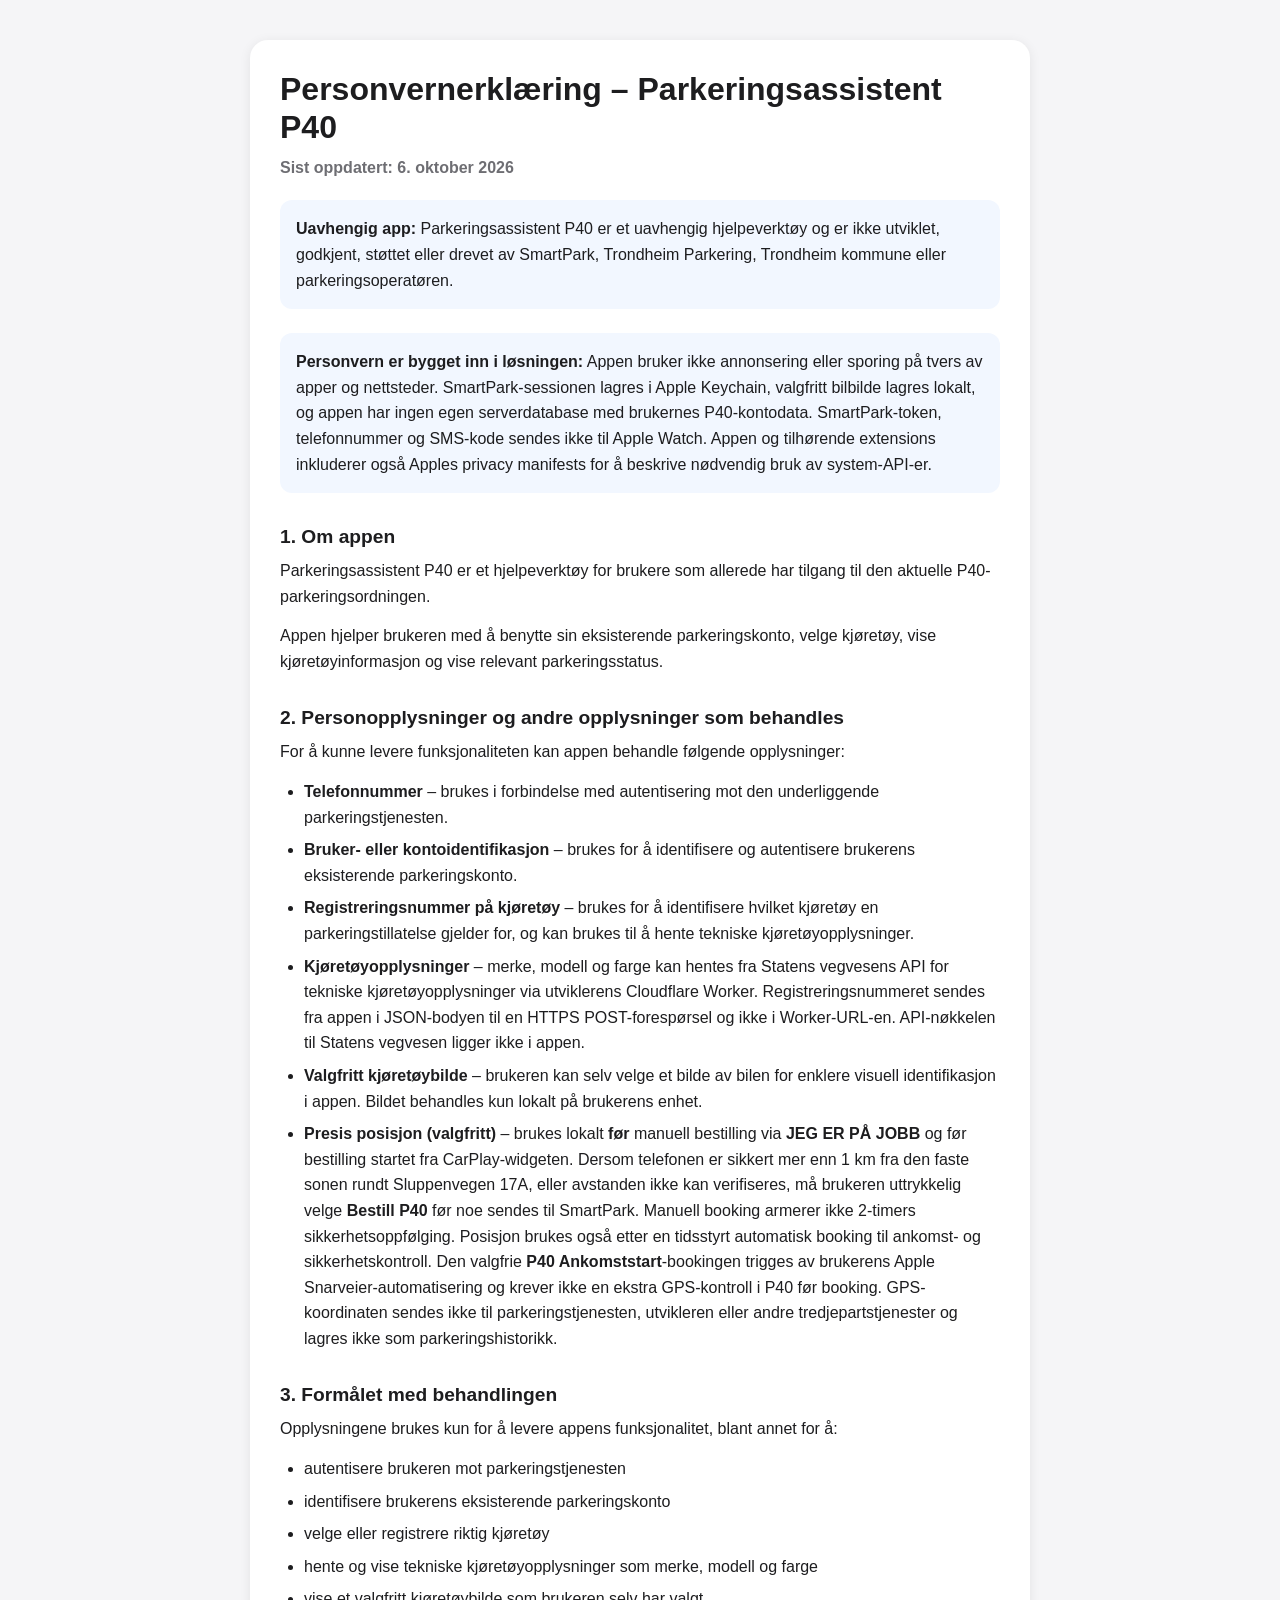
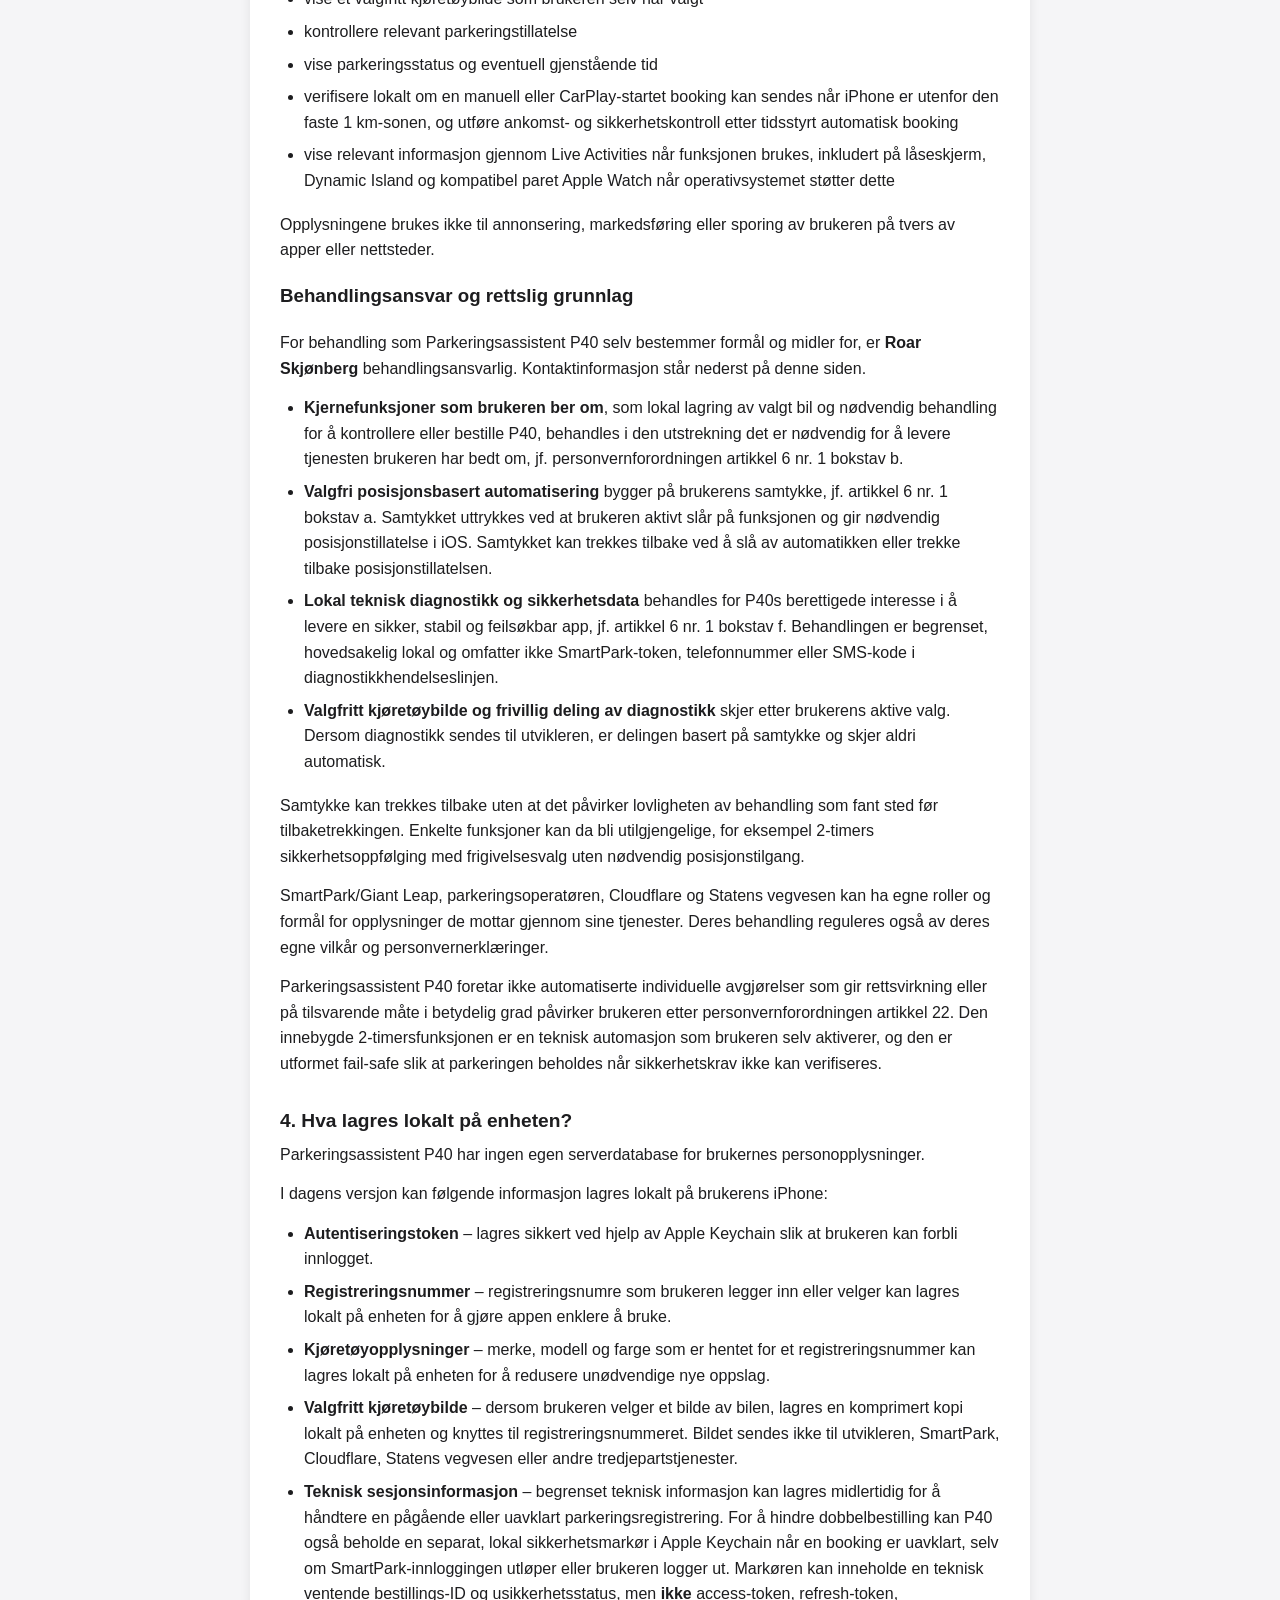
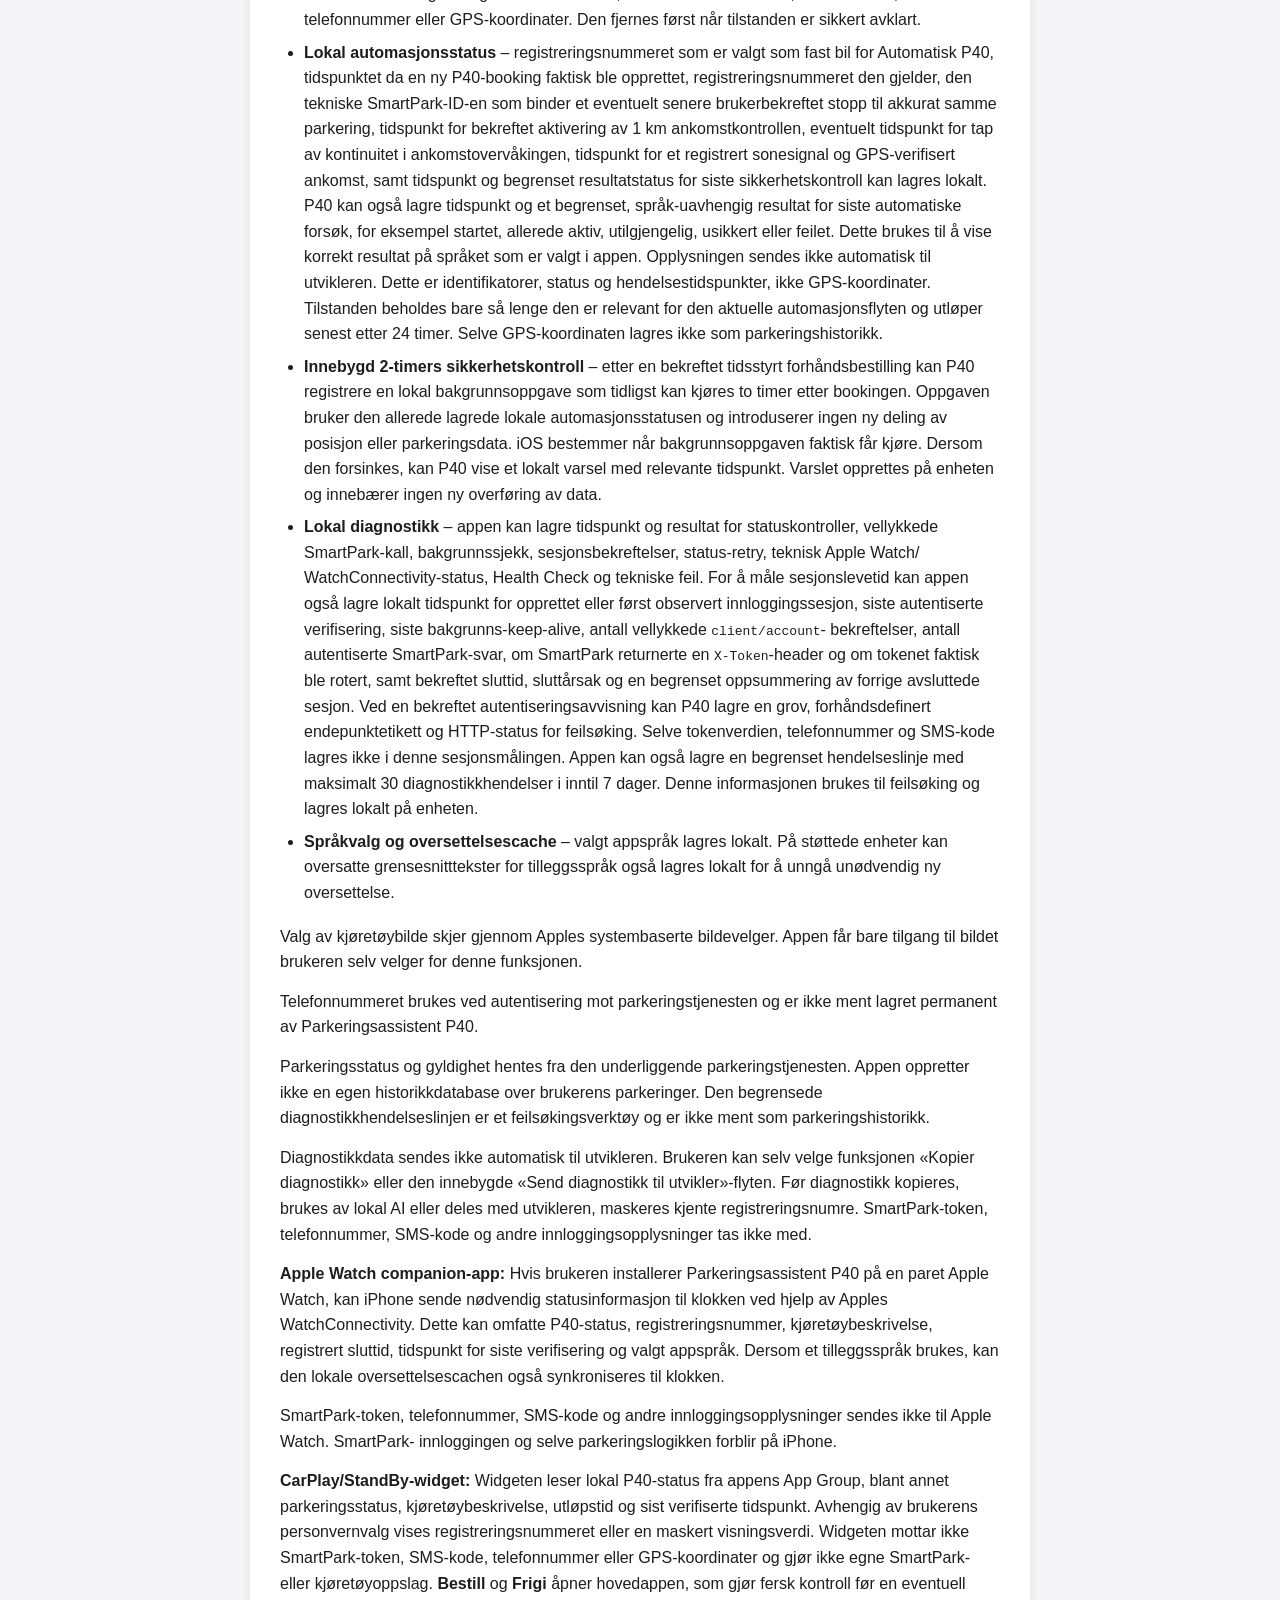
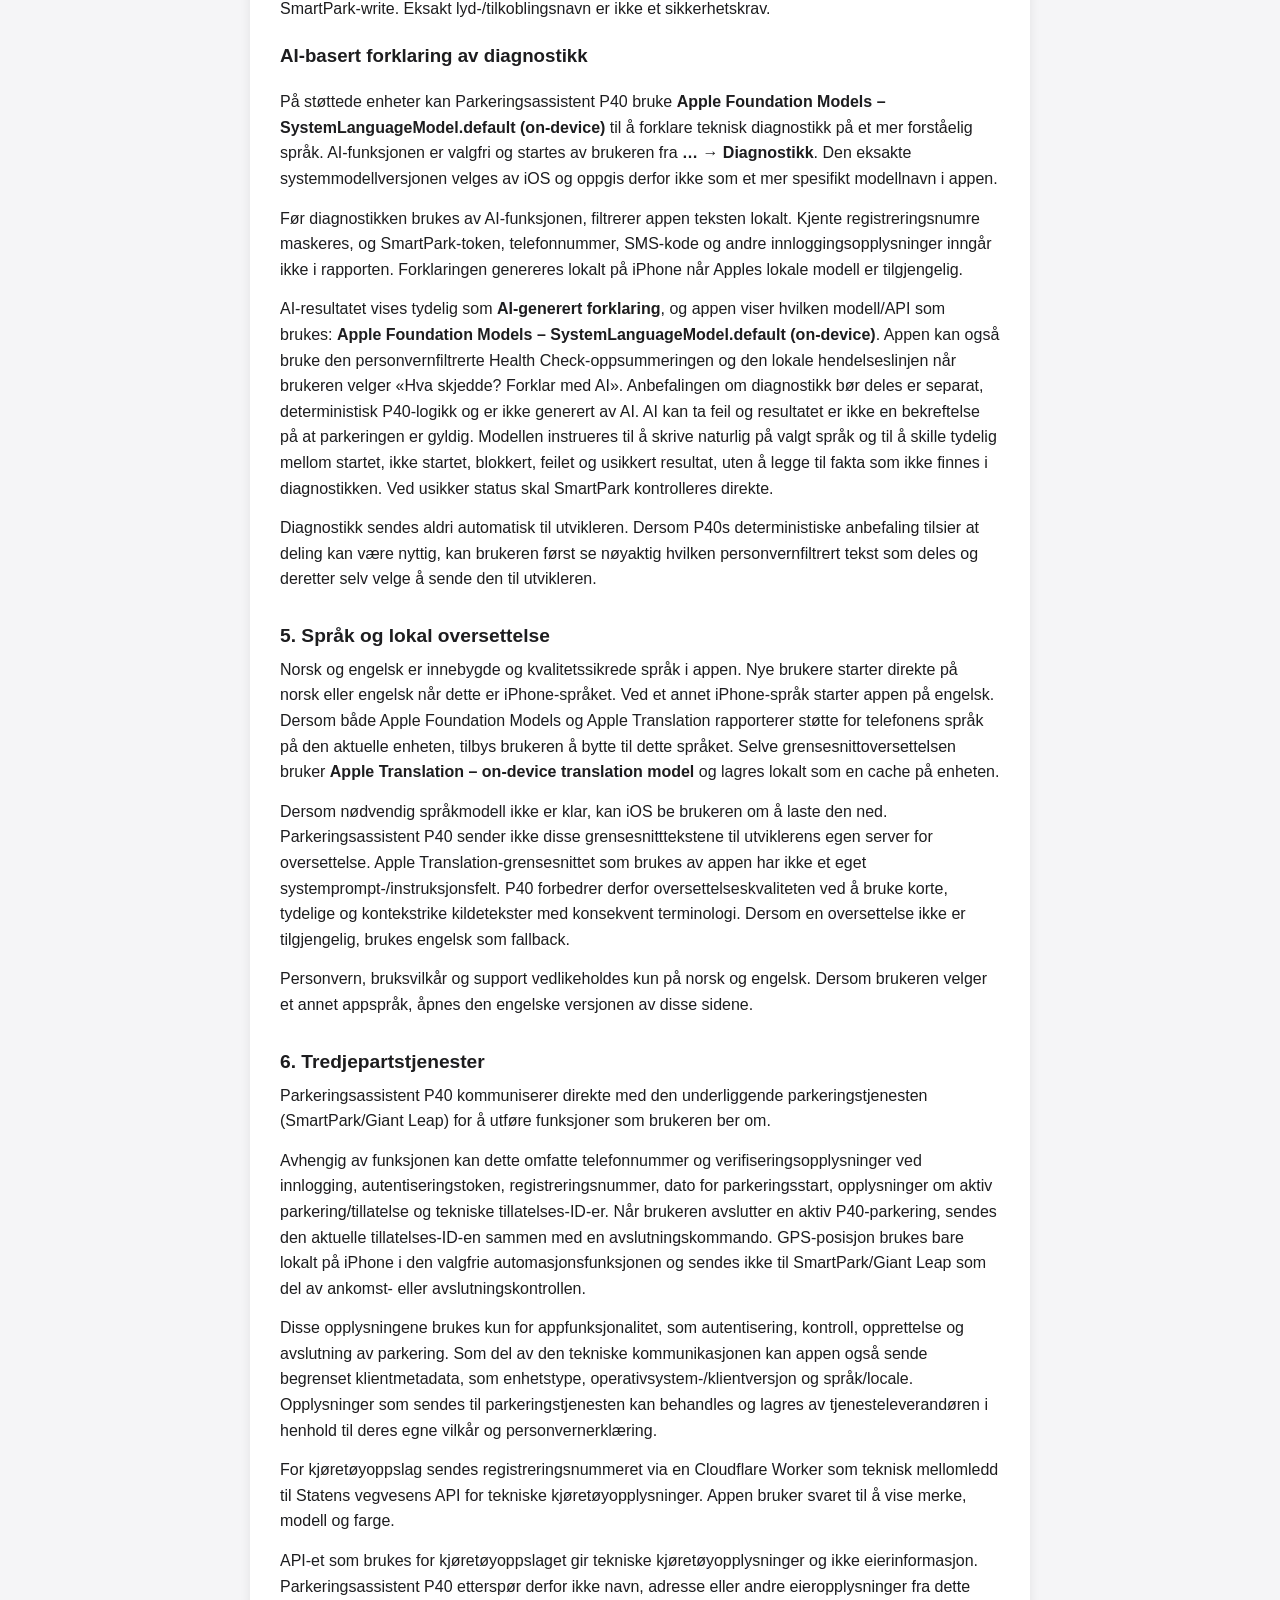
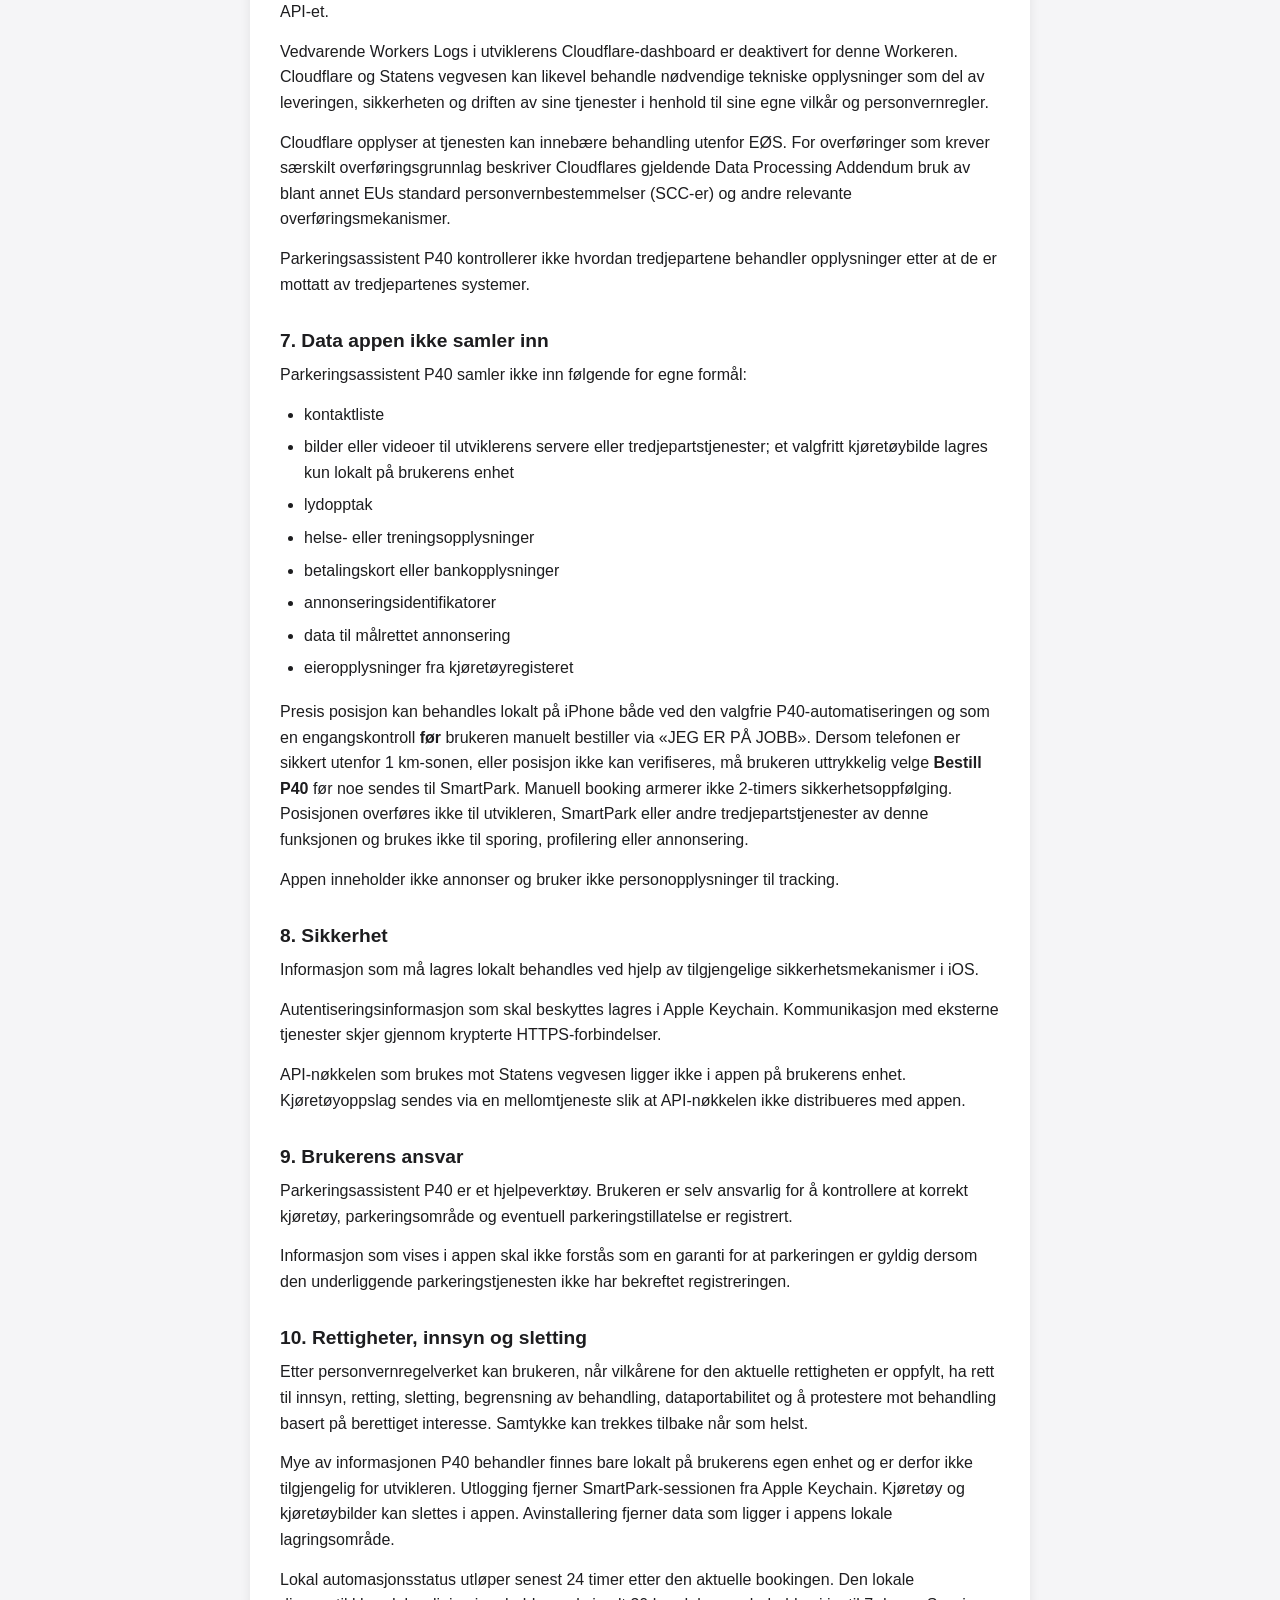
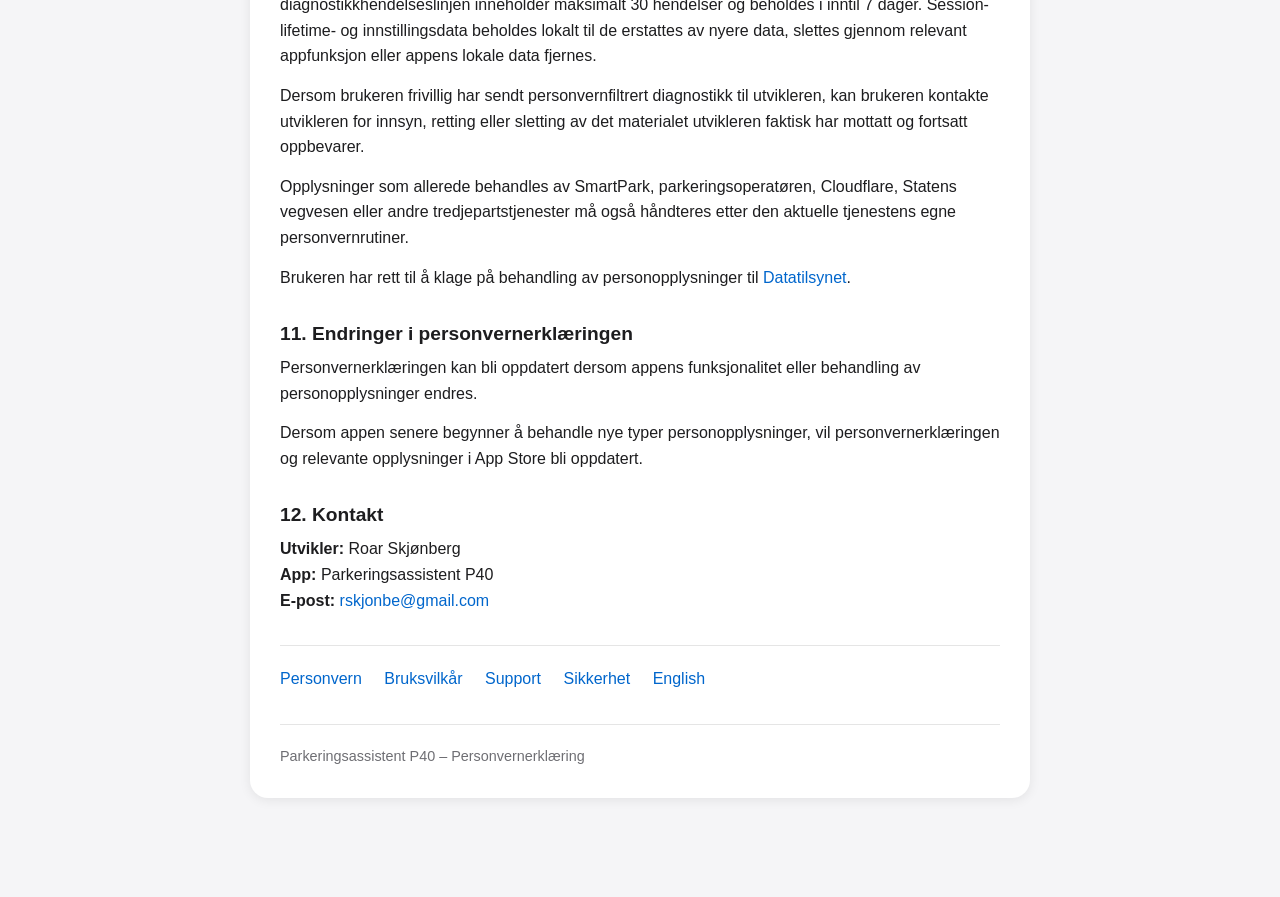
<file: index.html>
<!DOCTYPE html>
<html lang="no">
<head>
  <meta charset="UTF-8">
  <meta name="viewport" content="width=device-width, initial-scale=1.0">

  <title>Personvernerklæring – Parkeringsassistent P40</title>

  <link rel="stylesheet" href="style.css">
</head>

<body>

<main>
  <div class="card">

    <h1>Personvernerklæring – Parkeringsassistent P40</h1>

    <p class="updated">
      <strong>Sist oppdatert: 6. oktober 2026</strong>
    </p>

    <div class="notice">
      <strong>Uavhengig app:</strong>
      Parkeringsassistent P40 er et uavhengig hjelpeverktøy og er ikke utviklet,
      godkjent, støttet eller drevet av SmartPark, Trondheim Parkering,
      Trondheim kommune eller parkeringsoperatøren.
    </div>

    <div class="notice">
      <strong>Personvern er bygget inn i løsningen:</strong>
      Appen bruker ikke annonsering eller sporing på tvers av apper og nettsteder.
      SmartPark-sessionen lagres i Apple Keychain, valgfritt bilbilde lagres lokalt,
      og appen har ingen egen serverdatabase med brukernes P40-kontodata.
      SmartPark-token, telefonnummer og SMS-kode sendes ikke til Apple Watch.
      Appen og tilhørende extensions inkluderer også Apples privacy manifests for
      å beskrive nødvendig bruk av system-API-er.
    </div>

    <h2>1. Om appen</h2>

    <p>
      Parkeringsassistent P40 er et hjelpeverktøy for brukere som allerede har
      tilgang til den aktuelle P40-parkeringsordningen.
    </p>

    <p>
      Appen hjelper brukeren med å benytte sin eksisterende parkeringskonto,
      velge kjøretøy, vise kjøretøyinformasjon og vise relevant parkeringsstatus.
    </p>


    <h2>2. Personopplysninger og andre opplysninger som behandles</h2>

    <p>
      For å kunne levere funksjonaliteten kan appen behandle følgende opplysninger:
    </p>

    <ul>
      <li>
        <strong>Telefonnummer</strong> – brukes i forbindelse med autentisering
        mot den underliggende parkeringstjenesten.
      </li>

      <li>
        <strong>Bruker- eller kontoidentifikasjon</strong> – brukes for å
        identifisere og autentisere brukerens eksisterende parkeringskonto.
      </li>

      <li>
        <strong>Registreringsnummer på kjøretøy</strong> – brukes for å
        identifisere hvilket kjøretøy en parkeringstillatelse gjelder for,
        og kan brukes til å hente tekniske kjøretøyopplysninger.
      </li>

      <li>
        <strong>Kjøretøyopplysninger</strong> – merke, modell og farge kan
        hentes fra Statens vegvesens API for tekniske kjøretøyopplysninger
        via utviklerens Cloudflare Worker. Registreringsnummeret sendes fra
        appen i JSON-bodyen til en HTTPS POST-forespørsel og ikke i Worker-URL-en.
        API-nøkkelen til Statens vegvesen ligger ikke i appen.
      </li>

      <li>
        <strong>Valgfritt kjøretøybilde</strong> – brukeren kan selv velge et
        bilde av bilen for enklere visuell identifikasjon i appen. Bildet
        behandles kun lokalt på brukerens enhet.
      </li>

      <li>
        <strong>Presis posisjon (valgfritt)</strong> – brukes lokalt
        <strong>før</strong> manuell bestilling via <strong>JEG ER PÅ JOBB</strong>
        og før bestilling startet fra CarPlay-widgeten. Dersom telefonen er sikkert
        mer enn 1 km fra den faste sonen rundt Sluppenvegen 17A, eller avstanden
        ikke kan verifiseres, må brukeren uttrykkelig velge
        <strong>Bestill P40</strong> før noe sendes til SmartPark. Manuell booking
        armerer ikke 2-timers sikkerhetsoppfølging. Posisjon brukes også etter en
        tidsstyrt automatisk booking til ankomst- og sikkerhetskontroll. Den valgfrie
        <strong>P40 Ankomststart</strong>-bookingen trigges av brukerens Apple
        Snarveier-automatisering og krever ikke en ekstra GPS-kontroll i P40 før
        booking. GPS-koordinaten sendes ikke til parkeringstjenesten, utvikleren
        eller andre tredjepartstjenester og lagres ikke som parkeringshistorikk.
      </li>
    </ul>


    <h2>3. Formålet med behandlingen</h2>

    <p>
      Opplysningene brukes kun for å levere appens funksjonalitet, blant annet for å:
    </p>

    <ul>
      <li>autentisere brukeren mot parkeringstjenesten</li>
      <li>identifisere brukerens eksisterende parkeringskonto</li>
      <li>velge eller registrere riktig kjøretøy</li>
      <li>hente og vise tekniske kjøretøyopplysninger som merke, modell og farge</li>
      <li>vise et valgfritt kjøretøybilde som brukeren selv har valgt</li>
      <li>kontrollere relevant parkeringstillatelse</li>
      <li>vise parkeringsstatus og eventuell gjenstående tid</li>
      <li>
        verifisere lokalt om en manuell eller CarPlay-startet booking kan
        sendes når iPhone er utenfor den faste 1 km-sonen, og utføre ankomst-
        og sikkerhetskontroll etter tidsstyrt automatisk booking
      </li>
      <li>
        vise relevant informasjon gjennom Live Activities når funksjonen brukes,
        inkludert på låseskjerm, Dynamic Island og kompatibel paret Apple Watch
        når operativsystemet støtter dette
      </li>
    </ul>

    <p>
      Opplysningene brukes ikke til annonsering, markedsføring eller sporing
      av brukeren på tvers av apper eller nettsteder.
    </p>

    <h3>Behandlingsansvar og rettslig grunnlag</h3>
    <p>
      For behandling som Parkeringsassistent P40 selv bestemmer formål og
      midler for, er <strong>Roar Skjønberg</strong> behandlingsansvarlig.
      Kontaktinformasjon står nederst på denne siden.
    </p>
    <ul>
      <li>
        <strong>Kjernefunksjoner som brukeren ber om</strong>, som lokal lagring
        av valgt bil og nødvendig behandling for å kontrollere eller bestille P40,
        behandles i den utstrekning det er nødvendig for å levere tjenesten
        brukeren har bedt om, jf. personvernforordningen artikkel 6 nr. 1 bokstav b.
      </li>
      <li>
        <strong>Valgfri posisjonsbasert automatisering</strong> bygger på
        brukerens samtykke, jf. artikkel 6 nr. 1 bokstav a. Samtykket uttrykkes
        ved at brukeren aktivt slår på funksjonen og gir nødvendig
        posisjonstillatelse i iOS. Samtykket kan trekkes tilbake ved å slå av
        automatikken eller trekke tilbake posisjonstillatelsen.
      </li>
      <li>
        <strong>Lokal teknisk diagnostikk og sikkerhetsdata</strong> behandles
        for P40s berettigede interesse i å levere en sikker, stabil og
        feilsøkbar app, jf. artikkel 6 nr. 1 bokstav f. Behandlingen er
        begrenset, hovedsakelig lokal og omfatter ikke SmartPark-token,
        telefonnummer eller SMS-kode i diagnostikkhendelseslinjen.
      </li>
      <li>
        <strong>Valgfritt kjøretøybilde og frivillig deling av diagnostikk</strong>
        skjer etter brukerens aktive valg. Dersom diagnostikk sendes til
        utvikleren, er delingen basert på samtykke og skjer aldri automatisk.
      </li>
    </ul>
    <p>
      Samtykke kan trekkes tilbake uten at det påvirker lovligheten av behandling
      som fant sted før tilbaketrekkingen. Enkelte funksjoner kan da bli
      utilgjengelige, for eksempel 2-timers sikkerhetsoppfølging med frigivelsesvalg uten
      nødvendig posisjonstilgang.
    </p>
    <p>
      SmartPark/Giant Leap, parkeringsoperatøren, Cloudflare og Statens vegvesen
      kan ha egne roller og formål for opplysninger de mottar gjennom sine
      tjenester. Deres behandling reguleres også av deres egne vilkår og
      personvernerklæringer.
    </p>
    <p>
      Parkeringsassistent P40 foretar ikke automatiserte individuelle
      avgjørelser som gir rettsvirkning eller på tilsvarende måte i betydelig
      grad påvirker brukeren etter personvernforordningen artikkel 22.
      Den innebygde 2-timersfunksjonen er en teknisk automasjon som brukeren selv
      aktiverer, og den er utformet fail-safe slik at parkeringen beholdes når
      sikkerhetskrav ikke kan verifiseres.
    </p>


    <h2>4. Hva lagres lokalt på enheten?</h2>

    <p>
      Parkeringsassistent P40 har ingen egen serverdatabase for brukernes
      personopplysninger.
    </p>

    <p>
      I dagens versjon kan følgende informasjon lagres lokalt på brukerens iPhone:
    </p>

    <ul>
      <li>
        <strong>Autentiseringstoken</strong> – lagres sikkert ved hjelp av
        Apple Keychain slik at brukeren kan forbli innlogget.
      </li>

      <li>
        <strong>Registreringsnummer</strong> – registreringsnumre som brukeren
        legger inn eller velger kan lagres lokalt på enheten for å gjøre appen
        enklere å bruke.
      </li>

      <li>
        <strong>Kjøretøyopplysninger</strong> – merke, modell og farge som er
        hentet for et registreringsnummer kan lagres lokalt på enheten for å
        redusere unødvendige nye oppslag.
      </li>

      <li>
        <strong>Valgfritt kjøretøybilde</strong> – dersom brukeren velger et
        bilde av bilen, lagres en komprimert kopi lokalt på enheten og knyttes
        til registreringsnummeret. Bildet sendes ikke til utvikleren,
        SmartPark, Cloudflare, Statens vegvesen eller andre
        tredjepartstjenester.
      </li>

      <li>
        <strong>Teknisk sesjonsinformasjon</strong> – begrenset teknisk
        informasjon kan lagres midlertidig for å håndtere en pågående eller
        uavklart parkeringsregistrering. For å hindre dobbelbestilling kan P40
        også beholde en separat, lokal sikkerhetsmarkør i Apple Keychain når en
        booking er uavklart, selv om SmartPark-innloggingen utløper eller brukeren
        logger ut. Markøren kan inneholde en teknisk ventende bestillings-ID og
        usikkerhetsstatus, men <strong>ikke</strong> access-token, refresh-token,
        telefonnummer eller GPS-koordinater. Den fjernes først når tilstanden er
        sikkert avklart.
      </li>

      <li>
        <strong>Lokal automasjonsstatus</strong> – registreringsnummeret som er
        valgt som fast bil for Automatisk P40, tidspunktet da en ny P40-booking
        faktisk ble opprettet, registreringsnummeret den gjelder,
        den tekniske SmartPark-ID-en som binder et eventuelt senere brukerbekreftet stopp
        til akkurat samme parkering, tidspunkt for bekreftet aktivering av 1 km
        ankomstkontrollen, eventuelt tidspunkt for tap av kontinuitet i
        ankomstovervåkingen, tidspunkt for et registrert sonesignal og
        GPS-verifisert ankomst, samt tidspunkt og begrenset resultatstatus for
        siste sikkerhetskontroll kan lagres lokalt. P40 kan også lagre tidspunkt
        og et begrenset, språk-uavhengig resultat for siste automatiske forsøk,
        for eksempel startet, allerede aktiv, utilgjengelig, usikkert eller
        feilet. Dette brukes til å vise korrekt resultat på språket som er valgt
        i appen. Opplysningen sendes ikke automatisk til utvikleren. Dette er
        identifikatorer, status og hendelsestidspunkter, ikke GPS-koordinater.
        Tilstanden beholdes bare så lenge den er relevant for den aktuelle
        automasjonsflyten og utløper senest etter 24 timer. Selve
        GPS-koordinaten lagres ikke som parkeringshistorikk.
      </li>

      <li>
        <strong>Innebygd 2-timers sikkerhetskontroll</strong> – etter en
        bekreftet tidsstyrt forhåndsbestilling kan P40 registrere en lokal
        bakgrunnsoppgave som tidligst kan kjøres to timer etter bookingen.
        Oppgaven bruker den allerede lagrede lokale automasjonsstatusen og
        introduserer ingen ny deling av posisjon eller parkeringsdata.
        iOS bestemmer når bakgrunnsoppgaven faktisk får kjøre. Dersom den
        forsinkes, kan P40 vise et lokalt varsel med relevante tidspunkt.
        Varslet opprettes på enheten og innebærer ingen ny overføring av data.
      </li>

      <li>
        <strong>Lokal diagnostikk</strong> – appen kan lagre tidspunkt og
        resultat for statuskontroller, vellykkede SmartPark-kall,
        bakgrunnssjekk, sesjonsbekreftelser, status-retry, teknisk Apple Watch/
        WatchConnectivity-status, Health Check og tekniske feil. For å måle
        sesjonslevetid kan appen også lagre lokalt tidspunkt for opprettet eller
        først observert innloggingssesjon, siste autentiserte verifisering,
        siste bakgrunns-keep-alive, antall vellykkede <code>client/account</code>-
        bekreftelser, antall autentiserte SmartPark-svar, om SmartPark returnerte
        en <code>X-Token</code>-header og om tokenet faktisk ble rotert, samt
        bekreftet sluttid, sluttårsak og en begrenset oppsummering av forrige
        avsluttede sesjon. Ved en bekreftet autentiseringsavvisning kan P40 lagre
        en grov, forhåndsdefinert endepunktetikett og HTTP-status for feilsøking.
        Selve tokenverdien, telefonnummer og SMS-kode lagres ikke i denne
        sesjonsmålingen. Appen kan også lagre en begrenset
        hendelseslinje med maksimalt 30 diagnostikkhendelser i inntil 7 dager.
        Denne informasjonen brukes til feilsøking og lagres lokalt på enheten.
      </li>

      <li>
        <strong>Språkvalg og oversettelsescache</strong> – valgt appspråk
        lagres lokalt. På støttede enheter kan oversatte grensesnitttekster
        for tilleggsspråk også lagres lokalt for å unngå unødvendig ny
        oversettelse.
      </li>
    </ul>

    <p>
      Valg av kjøretøybilde skjer gjennom Apples systembaserte bildevelger.
      Appen får bare tilgang til bildet brukeren selv velger for denne
      funksjonen.
    </p>

    <p>
      Telefonnummeret brukes ved autentisering mot parkeringstjenesten og er
      ikke ment lagret permanent av Parkeringsassistent P40.
    </p>

    <p>
      Parkeringsstatus og gyldighet hentes fra den underliggende
      parkeringstjenesten. Appen oppretter ikke en egen historikkdatabase over
      brukerens parkeringer. Den begrensede diagnostikkhendelseslinjen er et
      feilsøkingsverktøy og er ikke ment som parkeringshistorikk.
    </p>

    <p>
      Diagnostikkdata sendes ikke automatisk til utvikleren. Brukeren kan selv
      velge funksjonen «Kopier diagnostikk» eller den innebygde
      «Send diagnostikk til utvikler»-flyten. Før diagnostikk kopieres, brukes
      av lokal AI eller deles med utvikleren, maskeres kjente
      registreringsnumre. SmartPark-token, telefonnummer, SMS-kode og andre
      innloggingsopplysninger tas ikke med.
    </p>


    <p>
      <strong>Apple Watch companion-app:</strong> Hvis brukeren installerer
      Parkeringsassistent P40 på en paret Apple Watch, kan iPhone sende
      nødvendig statusinformasjon til klokken ved hjelp av Apples
      WatchConnectivity. Dette kan omfatte P40-status, registreringsnummer,
      kjøretøybeskrivelse, registrert sluttid, tidspunkt for siste
      verifisering og valgt appspråk. Dersom et tilleggsspråk brukes, kan
      den lokale oversettelsescachen også synkroniseres til klokken.
    </p>

    <p>
      SmartPark-token, telefonnummer, SMS-kode og andre
      innloggingsopplysninger sendes ikke til Apple Watch. SmartPark-
      innloggingen og selve parkeringslogikken forblir på iPhone.
    </p>

    <p>
      <strong>CarPlay/StandBy-widget:</strong> Widgeten leser lokal P40-status fra appens
      App Group, blant annet parkeringsstatus, kjøretøybeskrivelse, utløpstid og
      sist verifiserte tidspunkt. Avhengig av brukerens personvernvalg vises
      registreringsnummeret eller en maskert visningsverdi. Widgeten mottar ikke
      SmartPark-token, SMS-kode, telefonnummer eller GPS-koordinater og gjør ikke
      egne SmartPark- eller kjøretøyoppslag. <strong>Bestill</strong> og
      <strong>Frigi</strong> åpner hovedappen, som gjør fersk kontroll før en
      eventuell SmartPark-write. Eksakt lyd-/tilkoblingsnavn er ikke et
      sikkerhetskrav.
    </p>


    <h3>AI-basert forklaring av diagnostikk</h3>

    <p>
      På støttede enheter kan Parkeringsassistent P40 bruke
      <strong>Apple Foundation Models – SystemLanguageModel.default (on-device)</strong>
      til å forklare teknisk diagnostikk på et mer forståelig språk.
      AI-funksjonen er valgfri og startes av brukeren fra
      <strong>… → Diagnostikk</strong>. Den eksakte systemmodellversjonen velges
      av iOS og oppgis derfor ikke som et mer spesifikt modellnavn i appen.
    </p>

    <p>
      Før diagnostikken brukes av AI-funksjonen, filtrerer appen teksten lokalt.
      Kjente registreringsnumre maskeres, og SmartPark-token, telefonnummer,
      SMS-kode og andre innloggingsopplysninger inngår ikke i rapporten.
      Forklaringen genereres lokalt på iPhone når Apples lokale modell er
      tilgjengelig.
    </p>

    <p>
      AI-resultatet vises tydelig som <strong>AI-generert forklaring</strong>,
      og appen viser hvilken modell/API som brukes:
      <strong>Apple Foundation Models – SystemLanguageModel.default (on-device)</strong>.
      Appen kan også bruke den personvernfiltrerte Health Check-oppsummeringen
      og den lokale hendelseslinjen når brukeren velger «Hva skjedde? Forklar
      med AI». Anbefalingen om diagnostikk bør deles er separat,
      deterministisk P40-logikk og er ikke generert av AI. AI kan ta feil og
      resultatet er ikke en bekreftelse på at parkeringen er gyldig. Modellen
      instrueres til å skrive naturlig på valgt språk og til å skille tydelig
      mellom startet, ikke startet, blokkert, feilet og usikkert resultat, uten
      å legge til fakta som ikke finnes i diagnostikken. Ved usikker status skal
      SmartPark kontrolleres direkte.
    </p>

    <p>
      Diagnostikk sendes aldri automatisk til utvikleren. Dersom P40s
      deterministiske anbefaling tilsier at deling kan være nyttig, kan
      brukeren først se nøyaktig hvilken personvernfiltrert tekst som deles og
      deretter selv velge å sende den til utvikleren.
    </p>

    <h2>5. Språk og lokal oversettelse</h2>

    <p>
      Norsk og engelsk er innebygde og kvalitetssikrede språk i appen.
      Nye brukere starter direkte på norsk eller engelsk når dette er
      iPhone-språket. Ved et annet iPhone-språk starter appen på engelsk.
      Dersom både Apple Foundation Models og Apple Translation rapporterer støtte
      for telefonens språk på den aktuelle enheten, tilbys brukeren å bytte til
      dette språket. Selve grensesnittoversettelsen bruker
      <strong>Apple Translation – on-device translation model</strong> og lagres
      lokalt som en cache på enheten.
    </p>

    <p>
      Dersom nødvendig språkmodell ikke er klar, kan iOS be brukeren om å
      laste den ned. Parkeringsassistent P40 sender ikke disse
      grensesnitttekstene til utviklerens egen server for oversettelse.
      Apple Translation-grensesnittet som brukes av appen har ikke et eget
      systemprompt-/instruksjonsfelt. P40 forbedrer derfor oversettelseskvaliteten
      ved å bruke korte, tydelige og kontekstrike kildetekster med konsekvent
      terminologi. Dersom en oversettelse ikke er tilgjengelig, brukes engelsk
      som fallback.
    </p>

    <p>
      Personvern, bruksvilkår og support vedlikeholdes kun på norsk og
      engelsk. Dersom brukeren velger et annet appspråk, åpnes den engelske
      versjonen av disse sidene.
    </p>


    <h2>6. Tredjepartstjenester</h2>

    <p>
      Parkeringsassistent P40 kommuniserer direkte med den underliggende
      parkeringstjenesten (SmartPark/Giant Leap) for å utføre funksjoner som
      brukeren ber om.
    </p>

    <p>
      Avhengig av funksjonen kan dette omfatte telefonnummer og
      verifiseringsopplysninger ved innlogging, autentiseringstoken,
      registreringsnummer, dato for parkeringsstart, opplysninger om aktiv
      parkering/tillatelse og tekniske tillatelses-ID-er. Når brukeren
      avslutter en aktiv P40-parkering, sendes den aktuelle tillatelses-ID-en
      sammen med en avslutningskommando. GPS-posisjon brukes bare lokalt på
      iPhone i den valgfrie automasjonsfunksjonen og sendes ikke til
      SmartPark/Giant Leap som del av ankomst- eller avslutningskontrollen.
    </p>

    <p>
      Disse opplysningene brukes kun for appfunksjonalitet, som autentisering,
      kontroll, opprettelse og avslutning av parkering. Som del av den tekniske
      kommunikasjonen kan appen også sende begrenset klientmetadata, som
      enhetstype, operativsystem-/klientversjon og språk/locale. Opplysninger
      som sendes til parkeringstjenesten kan behandles og lagres av
      tjenesteleverandøren i henhold til deres egne vilkår og
      personvernerklæring.
    </p>

    <p>
      For kjøretøyoppslag sendes registreringsnummeret via en Cloudflare Worker
      som teknisk mellomledd til Statens vegvesens API for tekniske
      kjøretøyopplysninger. Appen bruker svaret til å vise merke, modell og farge.
    </p>

    <p>
      API-et som brukes for kjøretøyoppslaget gir tekniske kjøretøyopplysninger
      og ikke eierinformasjon. Parkeringsassistent P40 etterspør derfor ikke
      navn, adresse eller andre eieropplysninger fra dette API-et.
    </p>

    <p>
      Vedvarende Workers Logs i utviklerens Cloudflare-dashboard er deaktivert
      for denne Workeren. Cloudflare og Statens vegvesen kan likevel behandle
      nødvendige tekniske opplysninger som del av leveringen, sikkerheten og
      driften av sine tjenester i henhold til sine egne vilkår og
      personvernregler.
    </p>
    <p>
      Cloudflare opplyser at tjenesten kan innebære behandling utenfor EØS.
      For overføringer som krever særskilt overføringsgrunnlag beskriver
      Cloudflares gjeldende Data Processing Addendum bruk av blant annet EUs
      standard personvernbestemmelser (SCC-er) og andre relevante
      overføringsmekanismer.
    </p>

    <p>
      Parkeringsassistent P40 kontrollerer ikke hvordan tredjepartene behandler
      opplysninger etter at de er mottatt av tredjepartenes systemer.
    </p>


    <h2>7. Data appen ikke samler inn</h2>

    <p>
      Parkeringsassistent P40 samler ikke inn følgende for egne formål:
    </p>

    <ul>
      <li>kontaktliste</li>
      <li>
        bilder eller videoer til utviklerens servere eller
        tredjepartstjenester; et valgfritt kjøretøybilde lagres kun lokalt
        på brukerens enhet
      </li>
      <li>lydopptak</li>
      <li>helse- eller treningsopplysninger</li>
      <li>betalingskort eller bankopplysninger</li>
      <li>annonseringsidentifikatorer</li>
      <li>data til målrettet annonsering</li>
      <li>eieropplysninger fra kjøretøyregisteret</li>
    </ul>

    <p>
      Presis posisjon kan behandles lokalt på iPhone både ved den valgfrie
      P40-automatiseringen og som en engangskontroll <strong>før</strong> brukeren
      manuelt bestiller via «JEG ER PÅ JOBB». Dersom telefonen er sikkert utenfor
      1 km-sonen, eller posisjon ikke kan verifiseres, må brukeren uttrykkelig
      velge <strong>Bestill P40</strong> før noe sendes til SmartPark. Manuell
      booking armerer ikke 2-timers sikkerhetsoppfølging. Posisjonen overføres ikke til utvikleren, SmartPark eller andre
      tredjepartstjenester av denne funksjonen og brukes ikke til sporing,
      profilering eller annonsering.
    </p>

    <p>
      Appen inneholder ikke annonser og bruker ikke personopplysninger til tracking.
    </p>


    <h2>8. Sikkerhet</h2>

    <p>
      Informasjon som må lagres lokalt behandles ved hjelp av tilgjengelige
      sikkerhetsmekanismer i iOS.
    </p>

    <p>
      Autentiseringsinformasjon som skal beskyttes lagres i Apple Keychain.
      Kommunikasjon med eksterne tjenester skjer gjennom krypterte
      HTTPS-forbindelser.
    </p>

    <p>
      API-nøkkelen som brukes mot Statens vegvesen ligger ikke i appen på
      brukerens enhet. Kjøretøyoppslag sendes via en mellomtjeneste slik at
      API-nøkkelen ikke distribueres med appen.
    </p>


    <h2>9. Brukerens ansvar</h2>

    <p>
      Parkeringsassistent P40 er et hjelpeverktøy. Brukeren er selv ansvarlig
      for å kontrollere at korrekt kjøretøy, parkeringsområde og eventuell
      parkeringstillatelse er registrert.
    </p>

    <p>
      Informasjon som vises i appen skal ikke forstås som en garanti for at
      parkeringen er gyldig dersom den underliggende parkeringstjenesten ikke
      har bekreftet registreringen.
    </p>


    <h2>10. Rettigheter, innsyn og sletting</h2>

    <p>
      Etter personvernregelverket kan brukeren, når vilkårene for den aktuelle
      rettigheten er oppfylt, ha rett til innsyn, retting, sletting,
      begrensning av behandling, dataportabilitet og å protestere mot
      behandling basert på berettiget interesse. Samtykke kan trekkes tilbake
      når som helst.
    </p>

    <p>
      Mye av informasjonen P40 behandler finnes bare lokalt på brukerens egen
      enhet og er derfor ikke tilgjengelig for utvikleren. Utlogging fjerner
      SmartPark-sessionen fra Apple Keychain. Kjøretøy og kjøretøybilder kan
      slettes i appen. Avinstallering fjerner data som ligger i appens lokale
      lagringsområde.
    </p>

    <p>
      Lokal automasjonsstatus utløper senest 24 timer etter den aktuelle
      bookingen. Den lokale diagnostikkhendelseslinjen inneholder maksimalt
      30 hendelser og beholdes i inntil 7 dager. Session-lifetime- og
      innstillingsdata beholdes lokalt til de erstattes av nyere data, slettes
      gjennom relevant appfunksjon eller appens lokale data fjernes.
    </p>

    <p>
      Dersom brukeren frivillig har sendt personvernfiltrert diagnostikk til
      utvikleren, kan brukeren kontakte utvikleren for innsyn, retting eller
      sletting av det materialet utvikleren faktisk har mottatt og fortsatt
      oppbevarer.
    </p>

    <p>
      Opplysninger som allerede behandles av SmartPark, parkeringsoperatøren,
      Cloudflare, Statens vegvesen eller andre tredjepartstjenester må også
      håndteres etter den aktuelle tjenestens egne personvernrutiner.
    </p>

    <p>
      Brukeren har rett til å klage på behandling av personopplysninger til
      <a href="https://www.datatilsynet.no/">Datatilsynet</a>.
    </p>


    <h2>11. Endringer i personvernerklæringen</h2>

    <p>
      Personvernerklæringen kan bli oppdatert dersom appens funksjonalitet eller
      behandling av personopplysninger endres.
    </p>

    <p>
      Dersom appen senere begynner å behandle nye typer personopplysninger,
      vil personvernerklæringen og relevante opplysninger i App Store bli
      oppdatert.
    </p>


    <h2>12. Kontakt</h2>

    <p>
      <strong>Utvikler:</strong> Roar Skjønberg<br>
      <strong>App:</strong> Parkeringsassistent P40<br>
      <strong>E-post:</strong>
      <a href="mailto:rskjonbe@gmail.com">rskjonbe@gmail.com</a>
    </p>


    <nav>
      <a href="./">Personvern</a>
      <a href="vilkar.html">Bruksvilkår</a>
      <a href="support.html">Support</a>
      <a href="security.html">Sikkerhet</a>
      <a href="en/">English</a>
    </nav>

    <footer>
      Parkeringsassistent P40 – Personvernerklæring
    </footer>

  </div>
</main>

</body>
</html>
</file>
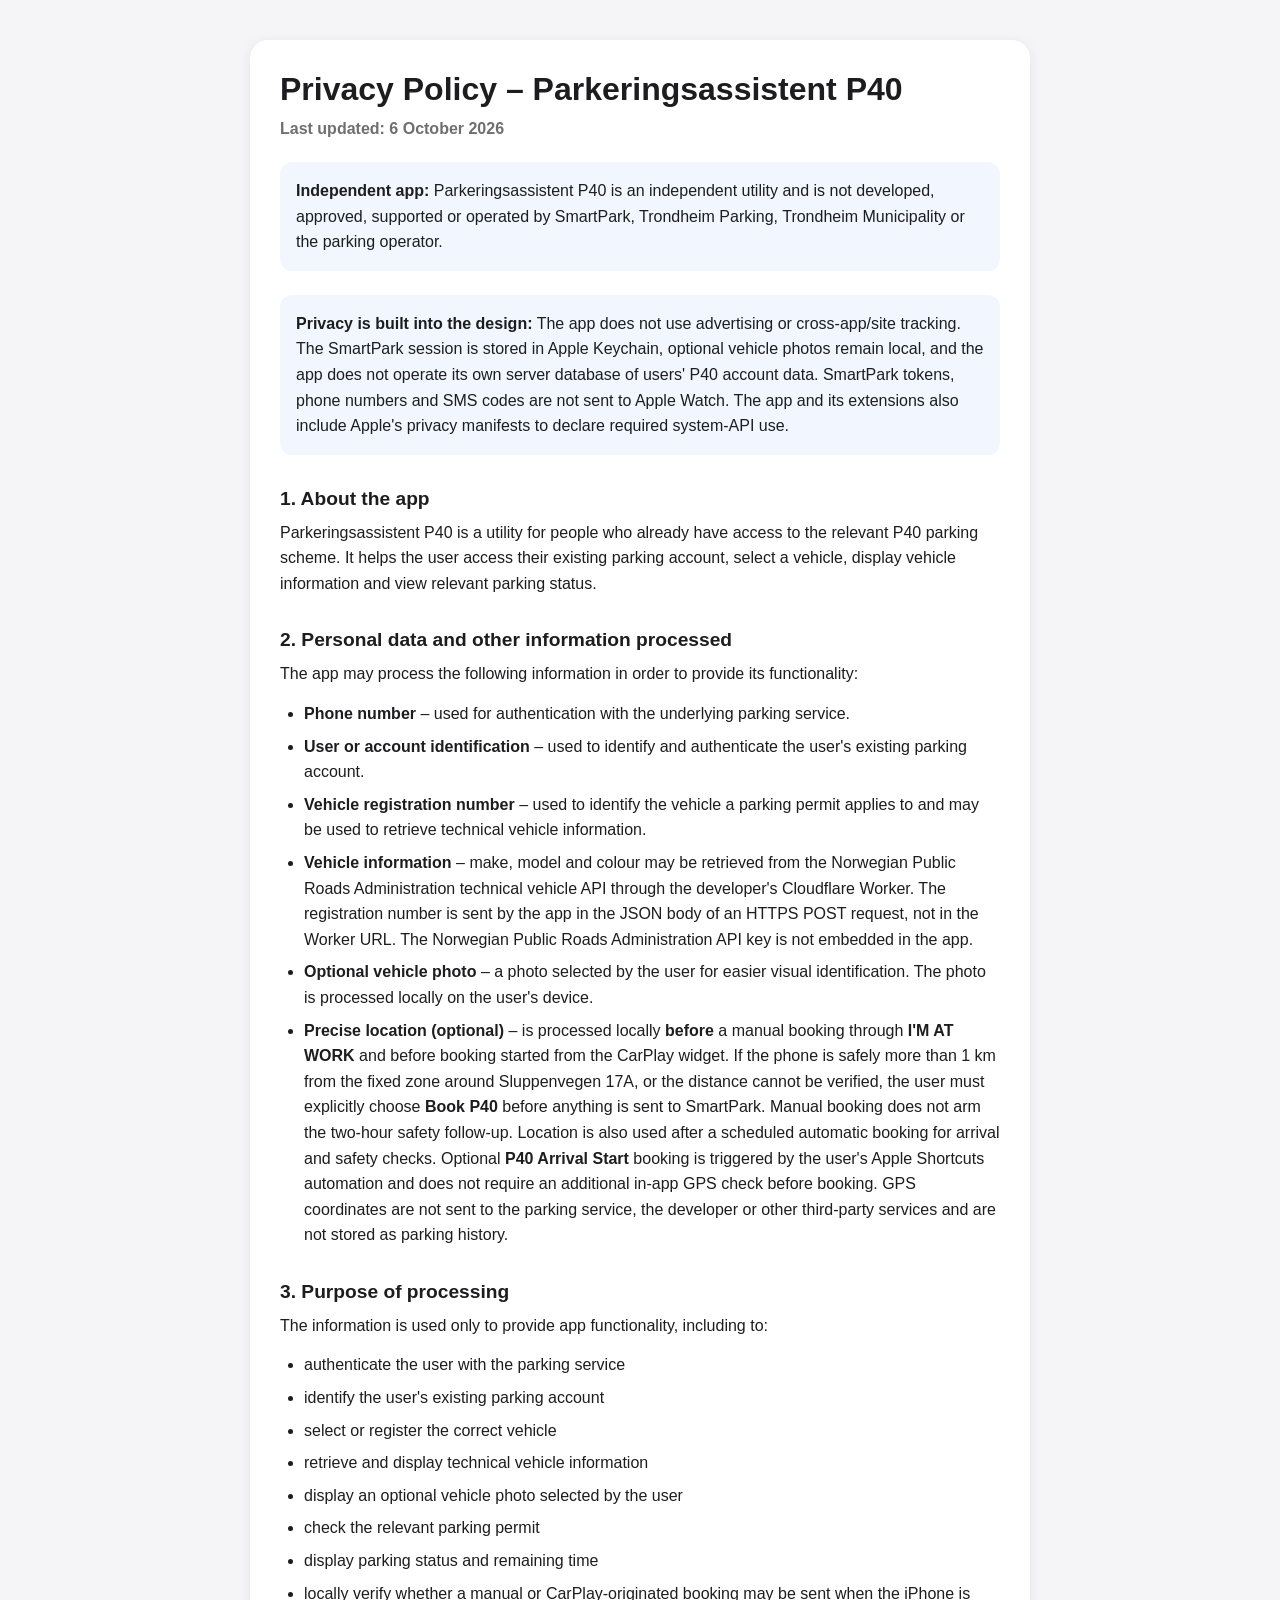
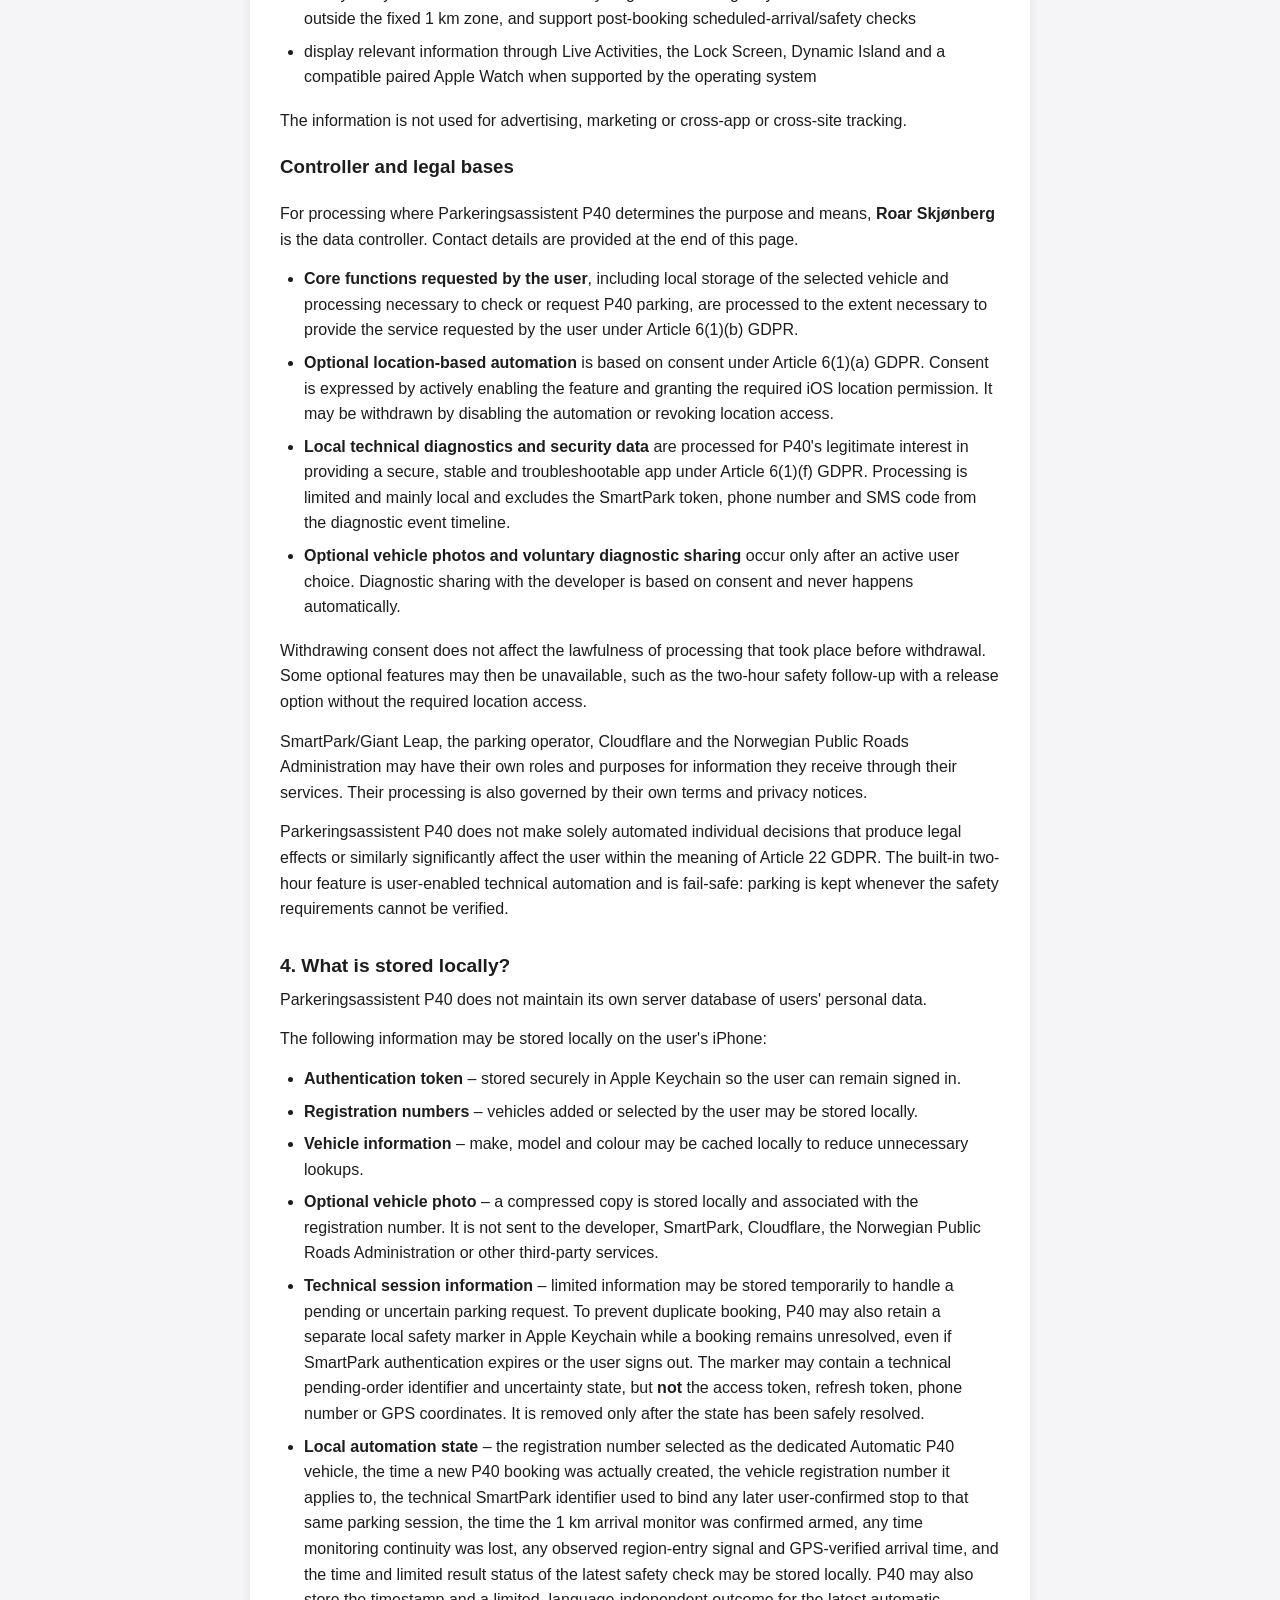
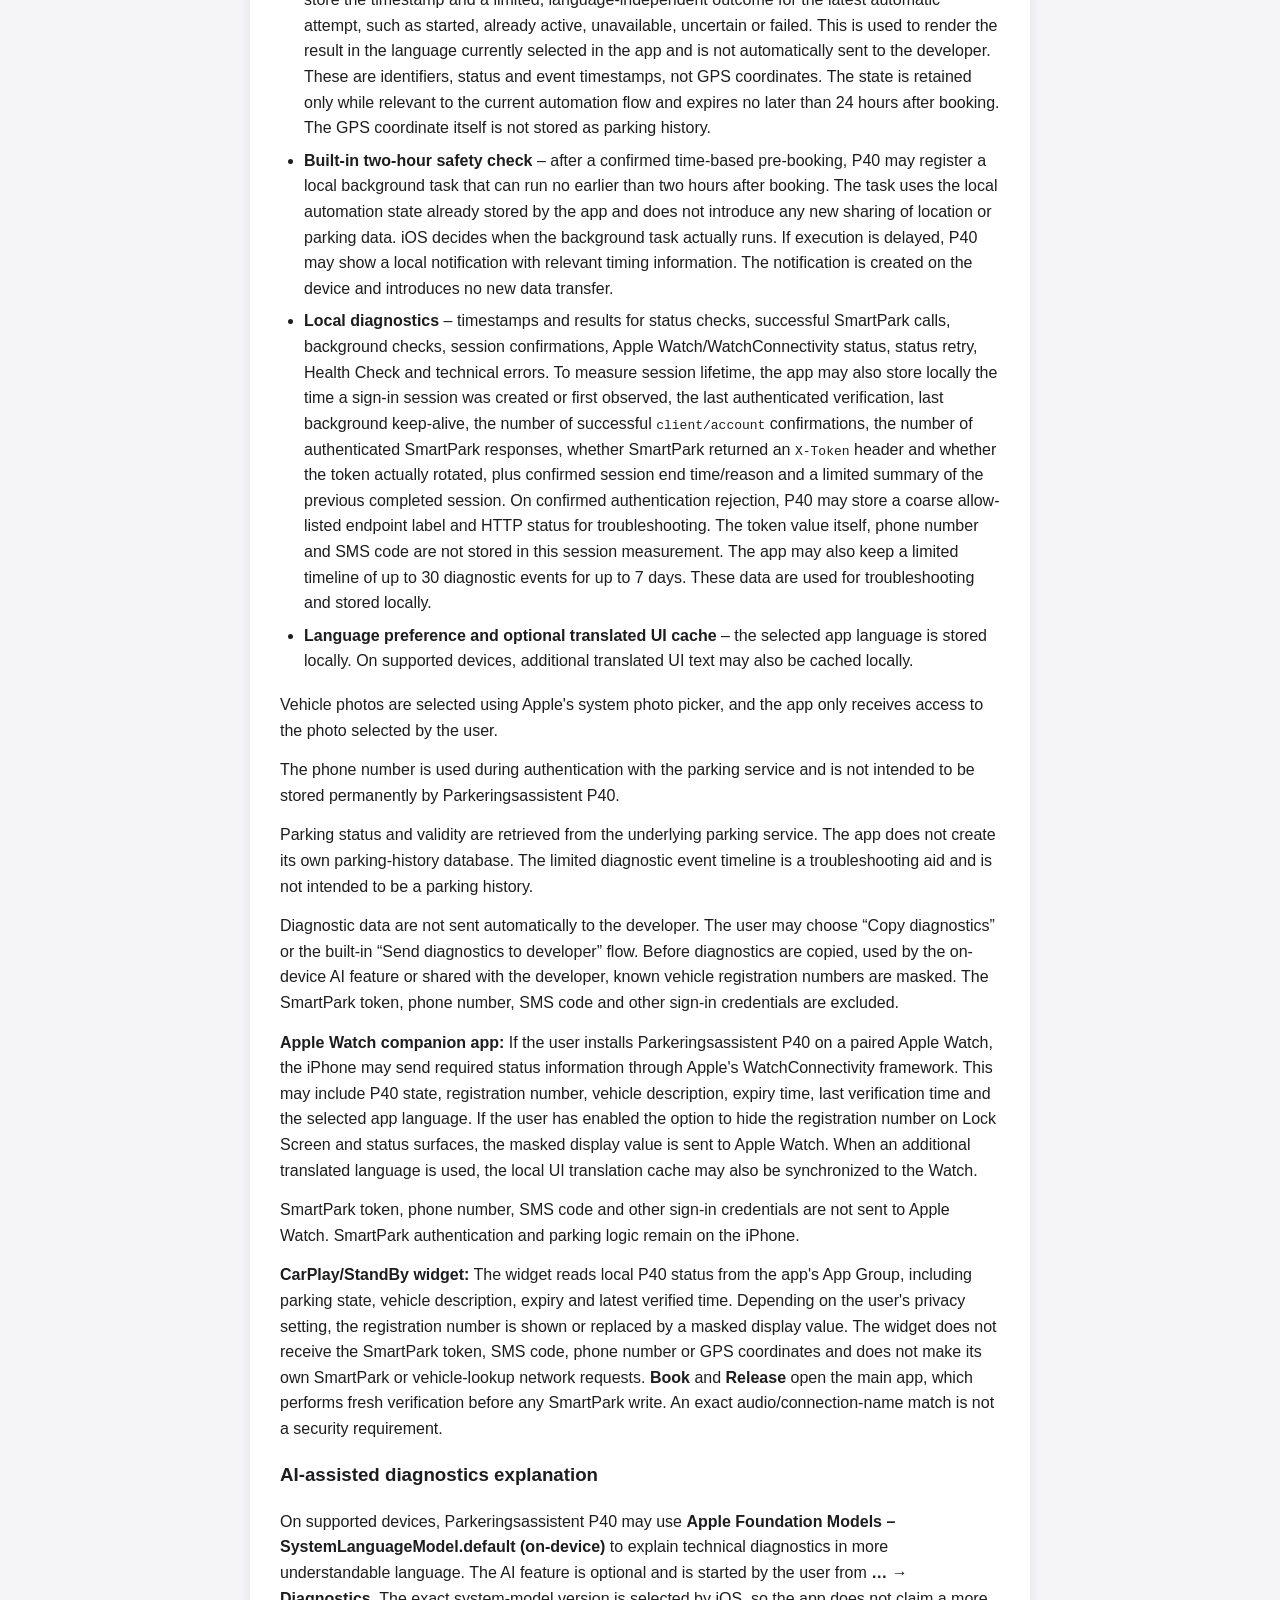
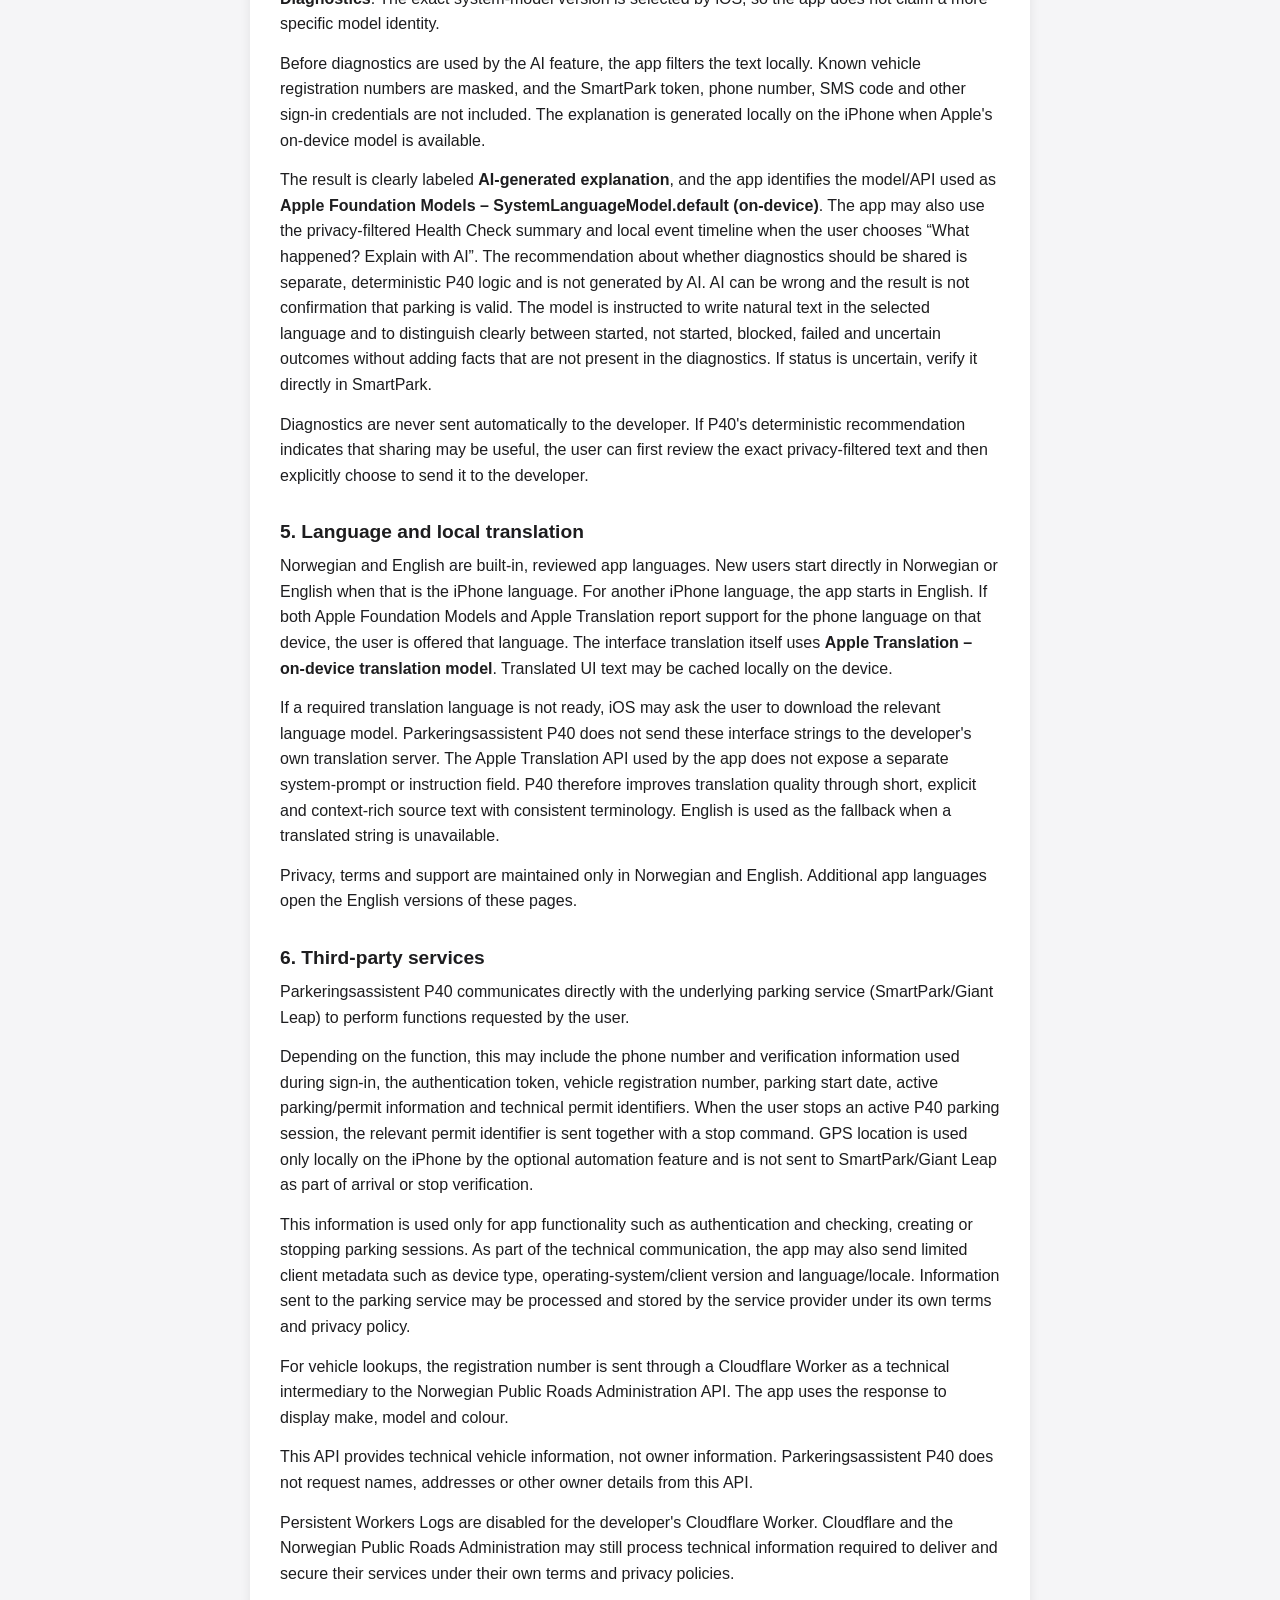
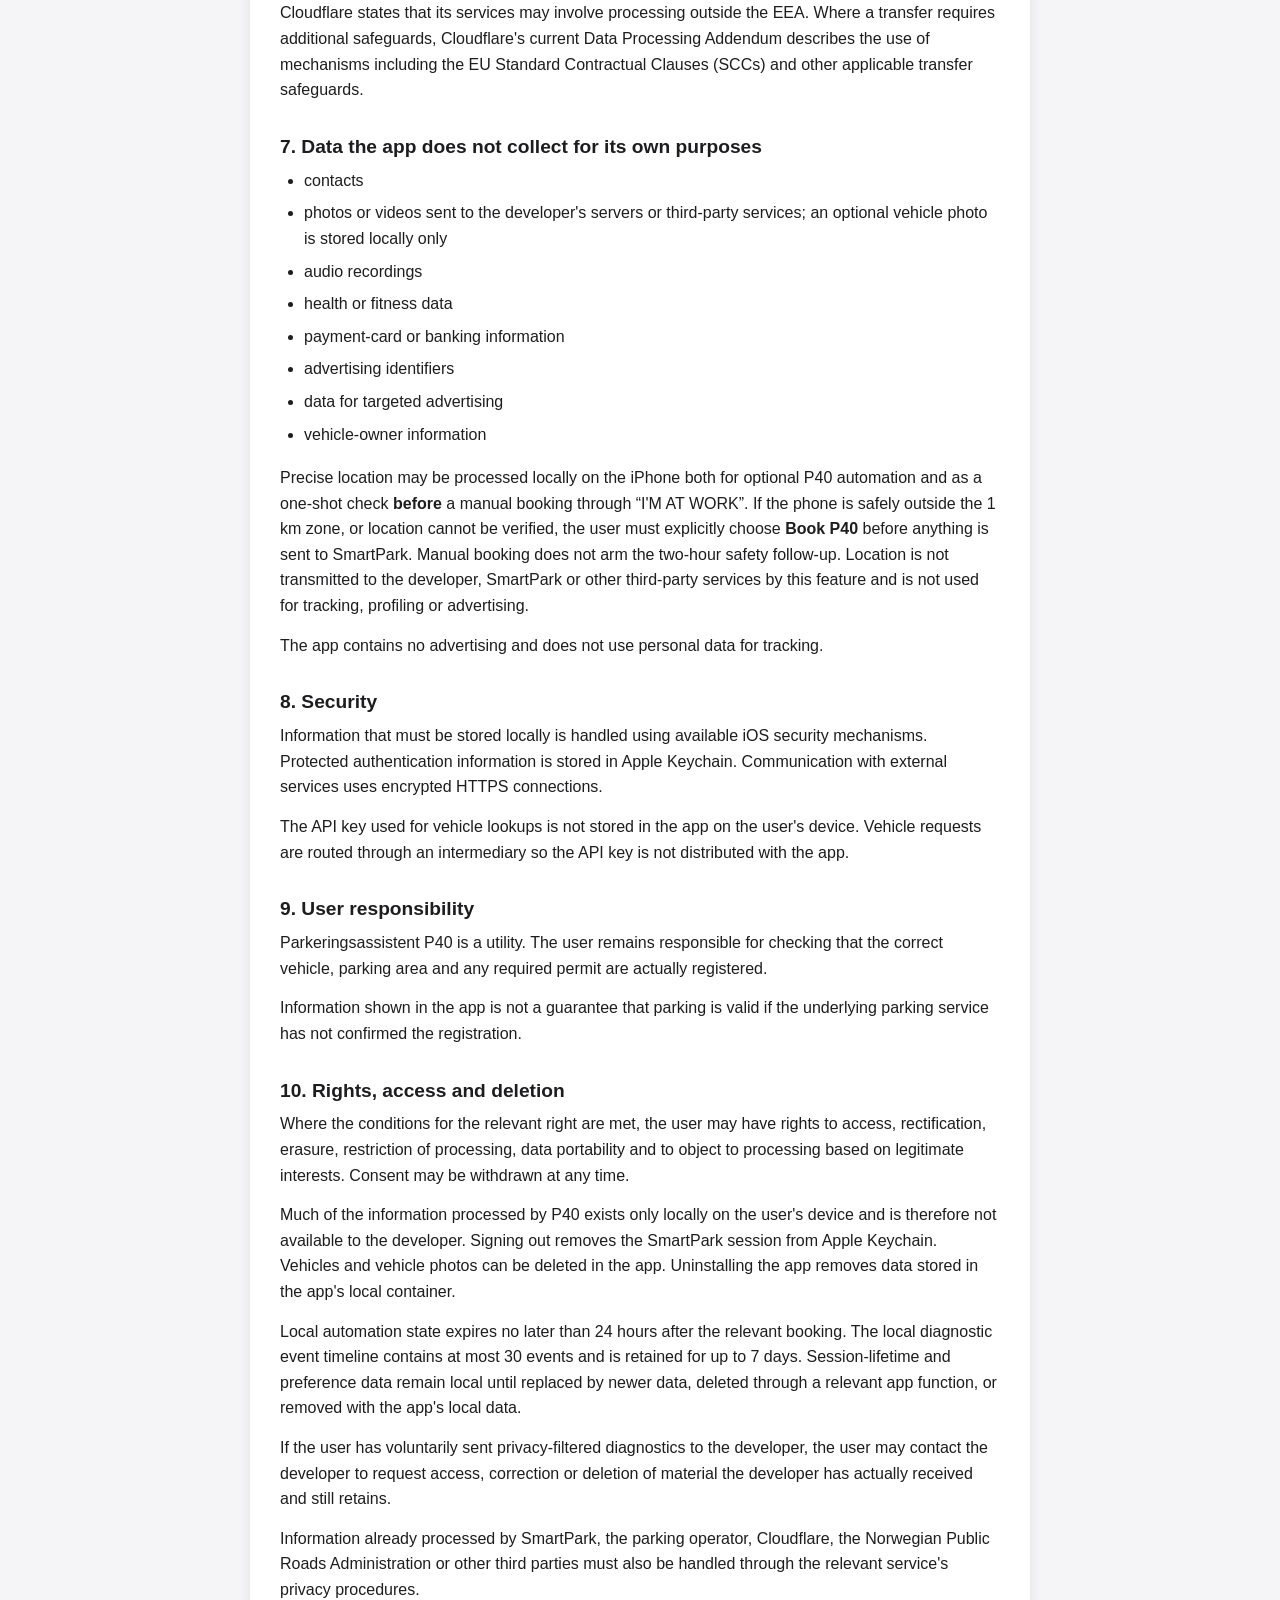
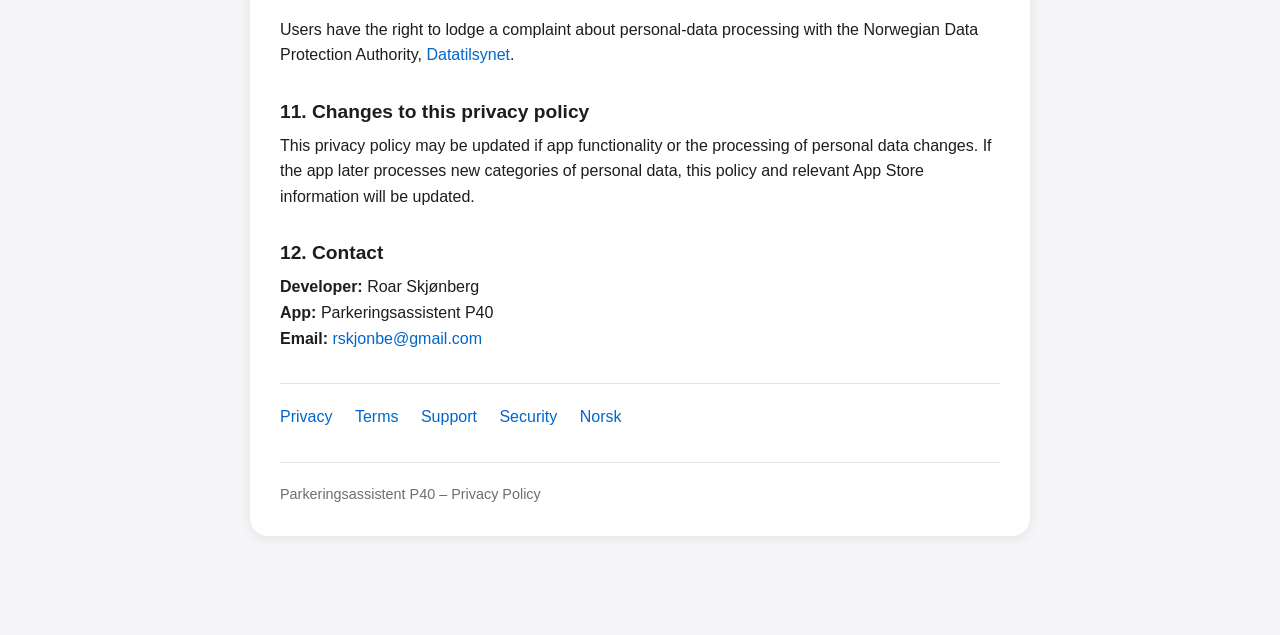
<file: en/index.html>
<!DOCTYPE html>
<html lang="en">
<head>
  <meta charset="UTF-8">
  <meta name="viewport" content="width=device-width, initial-scale=1.0">
  <title>Privacy Policy – Parkeringsassistent P40</title>
  <link rel="stylesheet" href="../style.css">
</head>
<body>
<main>
  <div class="card">
    <h1>Privacy Policy – Parkeringsassistent P40</h1>

    <p class="updated"><strong>Last updated: 6 October 2026</strong></p>

    <div class="notice">
      <strong>Independent app:</strong>
      Parkeringsassistent P40 is an independent utility and is not developed,
      approved, supported or operated by SmartPark, Trondheim Parking,
      Trondheim Municipality or the parking operator.
    </div>

    <div class="notice">
      <strong>Privacy is built into the design:</strong>
      The app does not use advertising or cross-app/site tracking.
      The SmartPark session is stored in Apple Keychain, optional vehicle photos
      remain local, and the app does not operate its own server database of users'
      P40 account data. SmartPark tokens, phone numbers and SMS codes are not sent
      to Apple Watch. The app and its extensions also include Apple's privacy
      manifests to declare required system-API use.
    </div>

    <h2>1. About the app</h2>
    <p>
      Parkeringsassistent P40 is a utility for people who already have access
      to the relevant P40 parking scheme. It helps the user access their
      existing parking account, select a vehicle, display vehicle information
      and view relevant parking status.
    </p>

    <h2>2. Personal data and other information processed</h2>
    <p>The app may process the following information in order to provide its functionality:</p>
    <ul>
      <li><strong>Phone number</strong> – used for authentication with the underlying parking service.</li>
      <li><strong>User or account identification</strong> – used to identify and authenticate the user's existing parking account.</li>
      <li><strong>Vehicle registration number</strong> – used to identify the vehicle a parking permit applies to and may be used to retrieve technical vehicle information.</li>
      <li><strong>Vehicle information</strong> – make, model and colour may be retrieved from the Norwegian Public Roads Administration technical vehicle API through the developer's Cloudflare Worker. The registration number is sent by the app in the JSON body of an HTTPS POST request, not in the Worker URL. The Norwegian Public Roads Administration API key is not embedded in the app.</li>
      <li><strong>Optional vehicle photo</strong> – a photo selected by the user for easier visual identification. The photo is processed locally on the user's device.</li>
      <li><strong>Precise location (optional)</strong> – is processed locally <strong>before</strong> a manual booking through <strong>I'M AT WORK</strong> and before booking started from the CarPlay widget. If the phone is safely more than 1 km from the fixed zone around Sluppenvegen 17A, or the distance cannot be verified, the user must explicitly choose <strong>Book P40</strong> before anything is sent to SmartPark. Manual booking does not arm the two-hour safety follow-up. Location is also used after a scheduled automatic booking for arrival and safety checks. Optional <strong>P40 Arrival Start</strong> booking is triggered by the user's Apple Shortcuts automation and does not require an additional in-app GPS check before booking. GPS coordinates are not sent to the parking service, the developer or other third-party services and are not stored as parking history.</li>
    </ul>

    <h2>3. Purpose of processing</h2>
    <p>The information is used only to provide app functionality, including to:</p>
    <ul>
      <li>authenticate the user with the parking service</li>
      <li>identify the user's existing parking account</li>
      <li>select or register the correct vehicle</li>
      <li>retrieve and display technical vehicle information</li>
      <li>display an optional vehicle photo selected by the user</li>
      <li>check the relevant parking permit</li>
      <li>display parking status and remaining time</li>
      <li>locally verify whether a manual or CarPlay-originated booking may be sent when the iPhone is outside the fixed 1 km zone, and support post-booking scheduled-arrival/safety checks</li>
      <li>display relevant information through Live Activities, the Lock Screen, Dynamic Island and a compatible paired Apple Watch when supported by the operating system</li>
    </ul>
    <p>The information is not used for advertising, marketing or cross-app or cross-site tracking.</p>

    <h3>Controller and legal bases</h3>
    <p>
      For processing where Parkeringsassistent P40 determines the purpose and
      means, <strong>Roar Skjønberg</strong> is the data controller. Contact
      details are provided at the end of this page.
    </p>
    <ul>
      <li>
        <strong>Core functions requested by the user</strong>, including local
        storage of the selected vehicle and processing necessary to check or
        request P40 parking, are processed to the extent necessary to provide
        the service requested by the user under Article 6(1)(b) GDPR.
      </li>
      <li>
        <strong>Optional location-based automation</strong> is based on consent
        under Article 6(1)(a) GDPR. Consent is expressed by actively enabling
        the feature and granting the required iOS location permission. It may
        be withdrawn by disabling the automation or revoking location access.
      </li>
      <li>
        <strong>Local technical diagnostics and security data</strong> are
        processed for P40's legitimate interest in providing a secure, stable
        and troubleshootable app under Article 6(1)(f) GDPR. Processing is
        limited and mainly local and excludes the SmartPark token, phone number
        and SMS code from the diagnostic event timeline.
      </li>
      <li>
        <strong>Optional vehicle photos and voluntary diagnostic sharing</strong>
        occur only after an active user choice. Diagnostic sharing with the
        developer is based on consent and never happens automatically.
      </li>
    </ul>
    <p>
      Withdrawing consent does not affect the lawfulness of processing that
      took place before withdrawal. Some optional features may then be
      unavailable, such as the two-hour safety follow-up with a release option without the required
      location access.
    </p>
    <p>
      SmartPark/Giant Leap, the parking operator, Cloudflare and the Norwegian
      Public Roads Administration may have their own roles and purposes for
      information they receive through their services. Their processing is also
      governed by their own terms and privacy notices.
    </p>
    <p>
      Parkeringsassistent P40 does not make solely automated individual
      decisions that produce legal effects or similarly significantly affect
      the user within the meaning of Article 22 GDPR. The built-in two-hour
      feature is user-enabled technical automation and is fail-safe: parking is
      kept whenever the safety requirements cannot be verified.
    </p>

    <h2>4. What is stored locally?</h2>
    <p>Parkeringsassistent P40 does not maintain its own server database of users' personal data.</p>
    <p>The following information may be stored locally on the user's iPhone:</p>
    <ul>
      <li><strong>Authentication token</strong> – stored securely in Apple Keychain so the user can remain signed in.</li>
      <li><strong>Registration numbers</strong> – vehicles added or selected by the user may be stored locally.</li>
      <li><strong>Vehicle information</strong> – make, model and colour may be cached locally to reduce unnecessary lookups.</li>
      <li><strong>Optional vehicle photo</strong> – a compressed copy is stored locally and associated with the registration number. It is not sent to the developer, SmartPark, Cloudflare, the Norwegian Public Roads Administration or other third-party services.</li>
      <li><strong>Technical session information</strong> – limited information may be stored temporarily to handle a pending or uncertain parking request. To prevent duplicate booking, P40 may also retain a separate local safety marker in Apple Keychain while a booking remains unresolved, even if SmartPark authentication expires or the user signs out. The marker may contain a technical pending-order identifier and uncertainty state, but <strong>not</strong> the access token, refresh token, phone number or GPS coordinates. It is removed only after the state has been safely resolved.</li>
      <li><strong>Local automation state</strong> – the registration number selected as the dedicated Automatic P40 vehicle, the time a new P40 booking was actually created, the vehicle registration number it applies to, the technical SmartPark identifier used to bind any later user-confirmed stop to that same parking session, the time the 1 km arrival monitor was confirmed armed, any time monitoring continuity was lost, any observed region-entry signal and GPS-verified arrival time, and the time and limited result status of the latest safety check may be stored locally. P40 may also store the timestamp and a limited, language-independent outcome for the latest automatic attempt, such as started, already active, unavailable, uncertain or failed. This is used to render the result in the language currently selected in the app and is not automatically sent to the developer. These are identifiers, status and event timestamps, not GPS coordinates. The state is retained only while relevant to the current automation flow and expires no later than 24 hours after booking. The GPS coordinate itself is not stored as parking history.</li>
      <li>
        <strong>Built-in two-hour safety check</strong> – after a confirmed
        time-based pre-booking, P40 may register a local background task that
        can run no earlier than two hours after booking. The task uses the
        local automation state already stored by the app and does not introduce
        any new sharing of location or parking data. iOS decides when the
        background task actually runs. If execution is delayed, P40 may show
        a local notification with relevant timing information. The notification
        is created on the device and introduces no new data transfer.
      </li>

      <li><strong>Local diagnostics</strong> – timestamps and results for status checks, successful SmartPark calls, background checks, session confirmations, Apple Watch/WatchConnectivity status, status retry, Health Check and technical errors. To measure session lifetime, the app may also store locally the time a sign-in session was created or first observed, the last authenticated verification, last background keep-alive, the number of successful <code>client/account</code> confirmations, the number of authenticated SmartPark responses, whether SmartPark returned an <code>X-Token</code> header and whether the token actually rotated, plus confirmed session end time/reason and a limited summary of the previous completed session. On confirmed authentication rejection, P40 may store a coarse allow-listed endpoint label and HTTP status for troubleshooting. The token value itself, phone number and SMS code are not stored in this session measurement. The app may also keep a limited timeline of up to 30 diagnostic events for up to 7 days. These data are used for troubleshooting and stored locally.</li>
      <li><strong>Language preference and optional translated UI cache</strong> – the selected app language is stored locally. On supported devices, additional translated UI text may also be cached locally.</li>
    </ul>

    <p>
      Vehicle photos are selected using Apple's system photo picker, and the app
      only receives access to the photo selected by the user.
    </p>
    <p>
      The phone number is used during authentication with the parking service
      and is not intended to be stored permanently by Parkeringsassistent P40.
    </p>
    <p>
      Parking status and validity are retrieved from the underlying parking
      service. The app does not create its own parking-history database. The
      limited diagnostic event timeline is a troubleshooting aid and is not
      intended to be a parking history.
    </p>
    <p>
      Diagnostic data are not sent automatically to the developer. The user may
      choose “Copy diagnostics” or the built-in “Send diagnostics to developer”
      flow. Before diagnostics are copied, used by the on-device AI feature or
      shared with the developer, known vehicle registration numbers are masked.
      The SmartPark token, phone number, SMS code and other sign-in credentials
      are excluded.
    </p>

    <p>
      <strong>Apple Watch companion app:</strong> If the user installs
      Parkeringsassistent P40 on a paired Apple Watch, the iPhone may send
      required status information through Apple's WatchConnectivity framework.
      This may include P40 state, registration number, vehicle description,
      expiry time, last verification time and the selected app language. If the
      user has enabled the option to hide the registration number on Lock
      Screen and status surfaces, the masked display value is sent to Apple Watch.
      When an additional translated language is used, the local UI translation
      cache may also be synchronized to the Watch.
    </p>
    <p>
      SmartPark token, phone number, SMS code and other sign-in credentials are
      not sent to Apple Watch. SmartPark authentication and parking logic remain
      on the iPhone.
    </p>

    <p>
      <strong>CarPlay/StandBy widget:</strong> The widget reads local P40 status from
      the app's App Group, including parking state, vehicle description, expiry
      and latest verified time. Depending on the user's privacy setting, the
      registration number is shown or replaced by a masked display value. The
      widget does not receive the SmartPark token, SMS code, phone number or GPS
      coordinates and does not make its own SmartPark or vehicle-lookup network
      requests. <strong>Book</strong> and <strong>Release</strong> open the main
      app, which performs fresh verification before any SmartPark write. An exact
      audio/connection-name match is not a security requirement.
    </p>

    <h3>AI-assisted diagnostics explanation</h3>

    <p>
      On supported devices, Parkeringsassistent P40 may use
      <strong>Apple Foundation Models – SystemLanguageModel.default (on-device)</strong>
      to explain technical diagnostics in more understandable language. The AI
      feature is optional and is started by the user from
      <strong>… → Diagnostics</strong>. The exact system-model version is selected
      by iOS, so the app does not claim a more specific model identity.
    </p>

    <p>
      Before diagnostics are used by the AI feature, the app filters the text
      locally. Known vehicle registration numbers are masked, and the SmartPark
      token, phone number, SMS code and other sign-in credentials are not
      included. The explanation is generated locally on the iPhone when Apple's
      on-device model is available.
    </p>

    <p>
      The result is clearly labeled <strong>AI-generated explanation</strong>,
      and the app identifies the model/API used as
      <strong>Apple Foundation Models – SystemLanguageModel.default (on-device)</strong>.
      The app may also use the privacy-filtered Health Check summary and local
      event timeline when the user chooses “What happened? Explain with AI”.
      The recommendation about whether diagnostics should be shared is separate,
      deterministic P40 logic and is not generated by AI. AI can be wrong and
      the result is not confirmation that parking is valid. The model is
      instructed to write natural text in the selected language and to
      distinguish clearly between started, not started, blocked, failed and
      uncertain outcomes without adding facts that are not present in the
      diagnostics. If status is uncertain, verify it directly in SmartPark.
    </p>

    <p>
      Diagnostics are never sent automatically to the developer. If P40's
      deterministic recommendation indicates that sharing may be useful, the
      user can first review the exact privacy-filtered text and then explicitly
      choose to send it to the developer.
    </p>

    <h2>5. Language and local translation</h2>
    <p>
      Norwegian and English are built-in, reviewed app languages. New users
      start directly in Norwegian or English when that is the iPhone language.
      For another iPhone language, the app starts in English. If both Apple
      Foundation Models and Apple Translation report support for the phone
      language on that device, the user is offered that language. The interface
      translation itself uses <strong>Apple Translation – on-device translation
      model</strong>. Translated UI text may be cached locally on the device.
    </p>
    <p>
      If a required translation language is not ready, iOS may ask the user to
      download the relevant language model. Parkeringsassistent P40 does not
      send these interface strings to the developer's own translation server.
      The Apple Translation API used by the app does not expose a separate
      system-prompt or instruction field. P40 therefore improves translation
      quality through short, explicit and context-rich source text with
      consistent terminology. English is used as the fallback when a translated
      string is unavailable.
    </p>
    <p>
      Privacy, terms and support are maintained only in Norwegian and English.
      Additional app languages open the English versions of these pages.
    </p>

    <h2>6. Third-party services</h2>
    <p>
      Parkeringsassistent P40 communicates directly with the underlying parking
      service (SmartPark/Giant Leap) to perform functions requested by the user.
    </p>
    <p>
      Depending on the function, this may include the phone number and
      verification information used during sign-in, the authentication token,
      vehicle registration number, parking start date, active parking/permit
      information and technical permit identifiers. When the user stops an
      active P40 parking session, the relevant permit identifier is sent together
      with a stop command. GPS location is used only locally on the iPhone by the optional automation feature and is not sent to SmartPark/Giant Leap as part of arrival or stop verification.
    </p>
    <p>
      This information is used only for app functionality such as
      authentication and checking, creating or stopping parking sessions. As
      part of the technical communication, the app may also send limited client
      metadata such as device type, operating-system/client version and
      language/locale. Information sent to the parking service may be processed
      and stored by the service provider under its own terms and privacy policy.
    </p>
    <p>
      For vehicle lookups, the registration number is sent through a Cloudflare
      Worker as a technical intermediary to the Norwegian Public Roads
      Administration API. The app uses the response to display make, model and
      colour.
    </p>
    <p>
      This API provides technical vehicle information, not owner information.
      Parkeringsassistent P40 does not request names, addresses or other owner
      details from this API.
    </p>
    <p>
      Persistent Workers Logs are disabled for the developer's Cloudflare
      Worker. Cloudflare and the Norwegian Public Roads Administration may still
      process technical information required to deliver and secure their
      services under their own terms and privacy policies.
    </p>
    <p>
      Cloudflare states that its services may involve processing outside the
      EEA. Where a transfer requires additional safeguards, Cloudflare's
      current Data Processing Addendum describes the use of mechanisms
      including the EU Standard Contractual Clauses (SCCs) and other applicable
      transfer safeguards.
    </p>

    <h2>7. Data the app does not collect for its own purposes</h2>
    <ul>
      <li>contacts</li>
      <li>photos or videos sent to the developer's servers or third-party services; an optional vehicle photo is stored locally only</li>
      <li>audio recordings</li>
      <li>health or fitness data</li>
      <li>payment-card or banking information</li>
      <li>advertising identifiers</li>
      <li>data for targeted advertising</li>
      <li>vehicle-owner information</li>
    </ul>
    <p>
      Precise location may be processed locally on the iPhone both for optional P40
      automation and as a one-shot check <strong>before</strong> a manual booking
      through “I'M AT WORK”. If the phone is safely outside the 1 km zone, or
      location cannot be verified, the user must explicitly choose
      <strong>Book P40</strong> before anything is sent to SmartPark. Manual
      booking does not arm the two-hour safety follow-up. Location
      is not transmitted to the developer, SmartPark or other third-party
      services by this feature and is not used for tracking, profiling or
      advertising.
    </p>
    <p>The app contains no advertising and does not use personal data for tracking.</p>

    <h2>8. Security</h2>
    <p>
      Information that must be stored locally is handled using available iOS
      security mechanisms. Protected authentication information is stored in
      Apple Keychain. Communication with external services uses encrypted HTTPS
      connections.
    </p>
    <p>
      The API key used for vehicle lookups is not stored in the app on the
      user's device. Vehicle requests are routed through an intermediary so the
      API key is not distributed with the app.
    </p>

    <h2>9. User responsibility</h2>
    <p>
      Parkeringsassistent P40 is a utility. The user remains responsible for
      checking that the correct vehicle, parking area and any required permit
      are actually registered.
    </p>
    <p>
      Information shown in the app is not a guarantee that parking is valid if
      the underlying parking service has not confirmed the registration.
    </p>

    <h2>10. Rights, access and deletion</h2>
    <p>
      Where the conditions for the relevant right are met, the user may have
      rights to access, rectification, erasure, restriction of processing,
      data portability and to object to processing based on legitimate
      interests. Consent may be withdrawn at any time.
    </p>
    <p>
      Much of the information processed by P40 exists only locally on the
      user's device and is therefore not available to the developer. Signing
      out removes the SmartPark session from Apple Keychain. Vehicles and
      vehicle photos can be deleted in the app. Uninstalling the app removes
      data stored in the app's local container.
    </p>
    <p>
      Local automation state expires no later than 24 hours after the relevant
      booking. The local diagnostic event timeline contains at most 30 events
      and is retained for up to 7 days. Session-lifetime and preference data
      remain local until replaced by newer data, deleted through a relevant app
      function, or removed with the app's local data.
    </p>
    <p>
      If the user has voluntarily sent privacy-filtered diagnostics to the
      developer, the user may contact the developer to request access,
      correction or deletion of material the developer has actually received
      and still retains.
    </p>
    <p>
      Information already processed by SmartPark, the parking operator,
      Cloudflare, the Norwegian Public Roads Administration or other third
      parties must also be handled through the relevant service's privacy
      procedures.
    </p>
    <p>
      Users have the right to lodge a complaint about personal-data processing
      with the Norwegian Data Protection Authority,
      <a href="https://www.datatilsynet.no/en/">Datatilsynet</a>.
    </p>

    <h2>11. Changes to this privacy policy</h2>
    <p>
      This privacy policy may be updated if app functionality or the processing
      of personal data changes. If the app later processes new categories of
      personal data, this policy and relevant App Store information will be
      updated.
    </p>

    <h2>12. Contact</h2>
    <p>
      <strong>Developer:</strong> Roar Skjønberg<br>
      <strong>App:</strong> Parkeringsassistent P40<br>
      <strong>Email:</strong> <a href="mailto:rskjonbe@gmail.com">rskjonbe@gmail.com</a>
    </p>

    <nav>
      <a href="./">Privacy</a>
      <a href="vilkar.html">Terms</a>
      <a href="support.html">Support</a>
      <a href="security.html">Security</a>
      <a href="../">Norsk</a>
    </nav>

    <footer>Parkeringsassistent P40 – Privacy Policy</footer>

  </div>
</main>
</body>
</html>
</file>
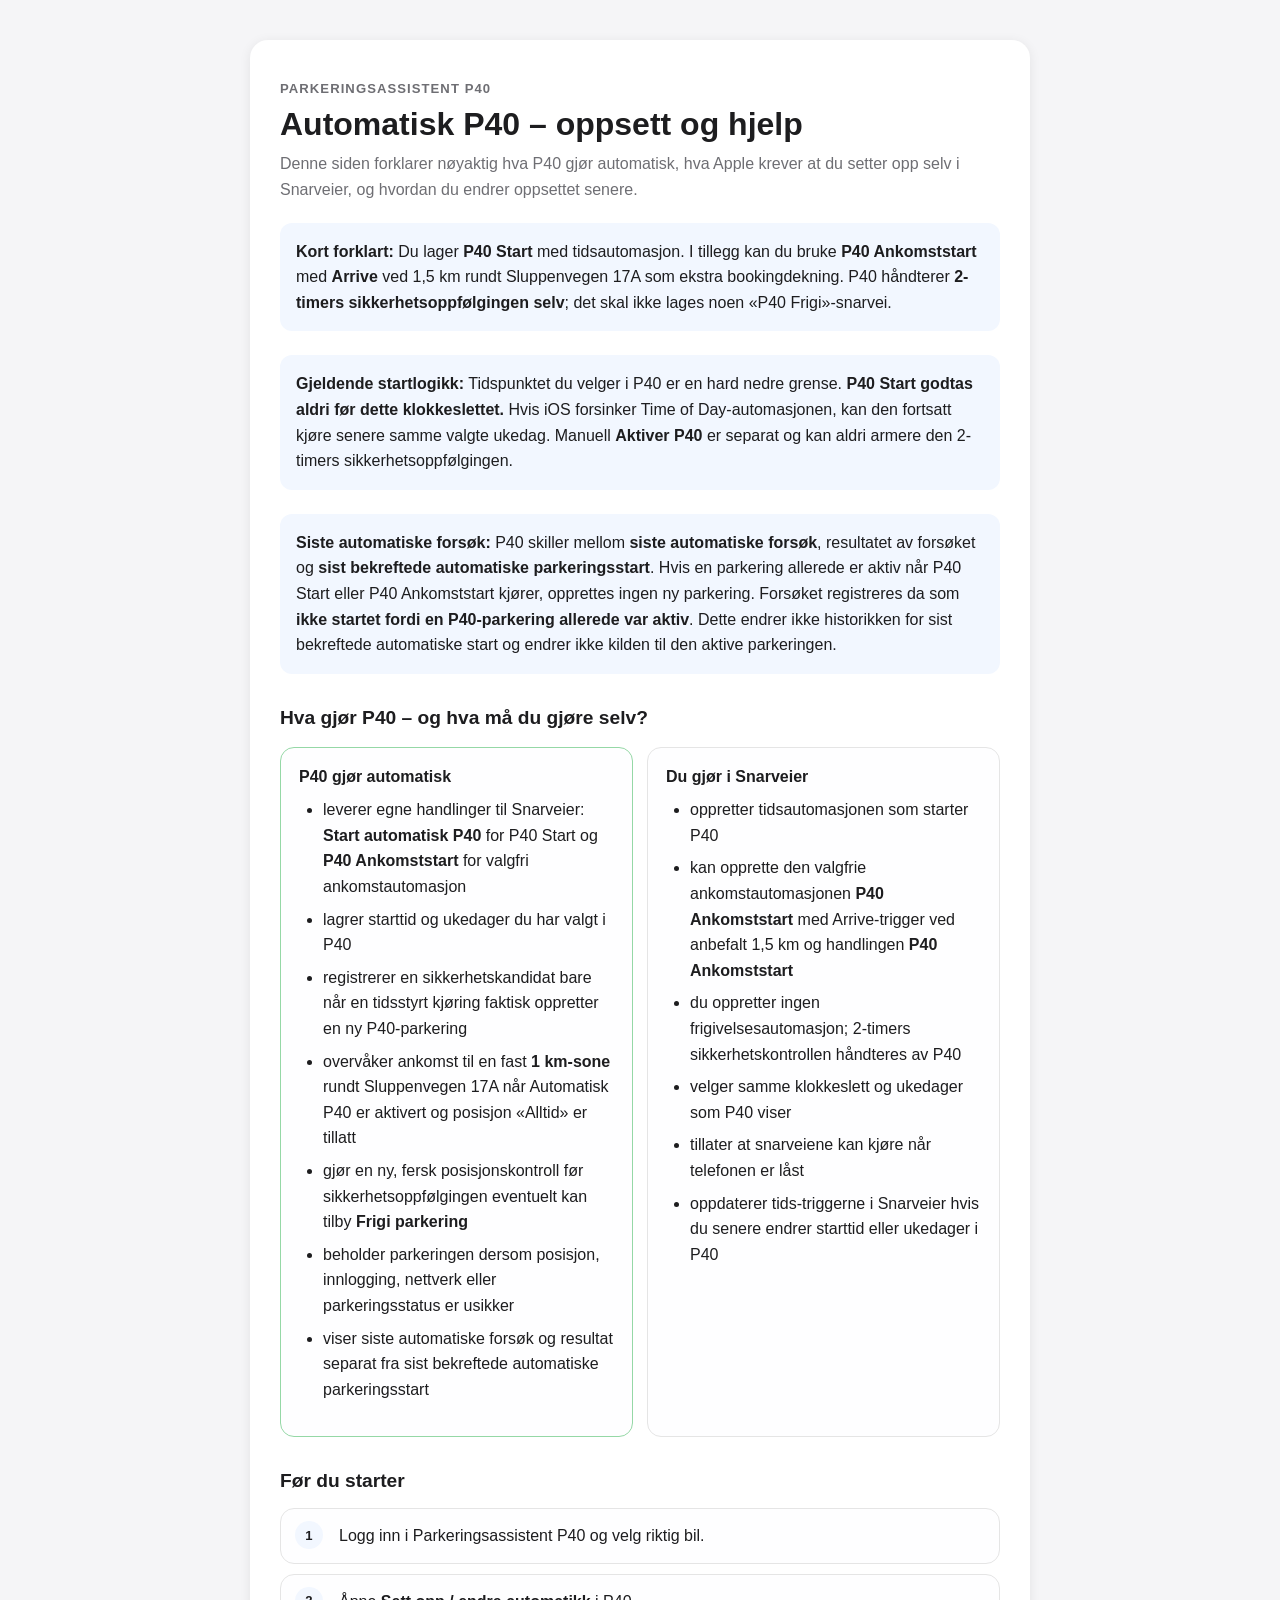
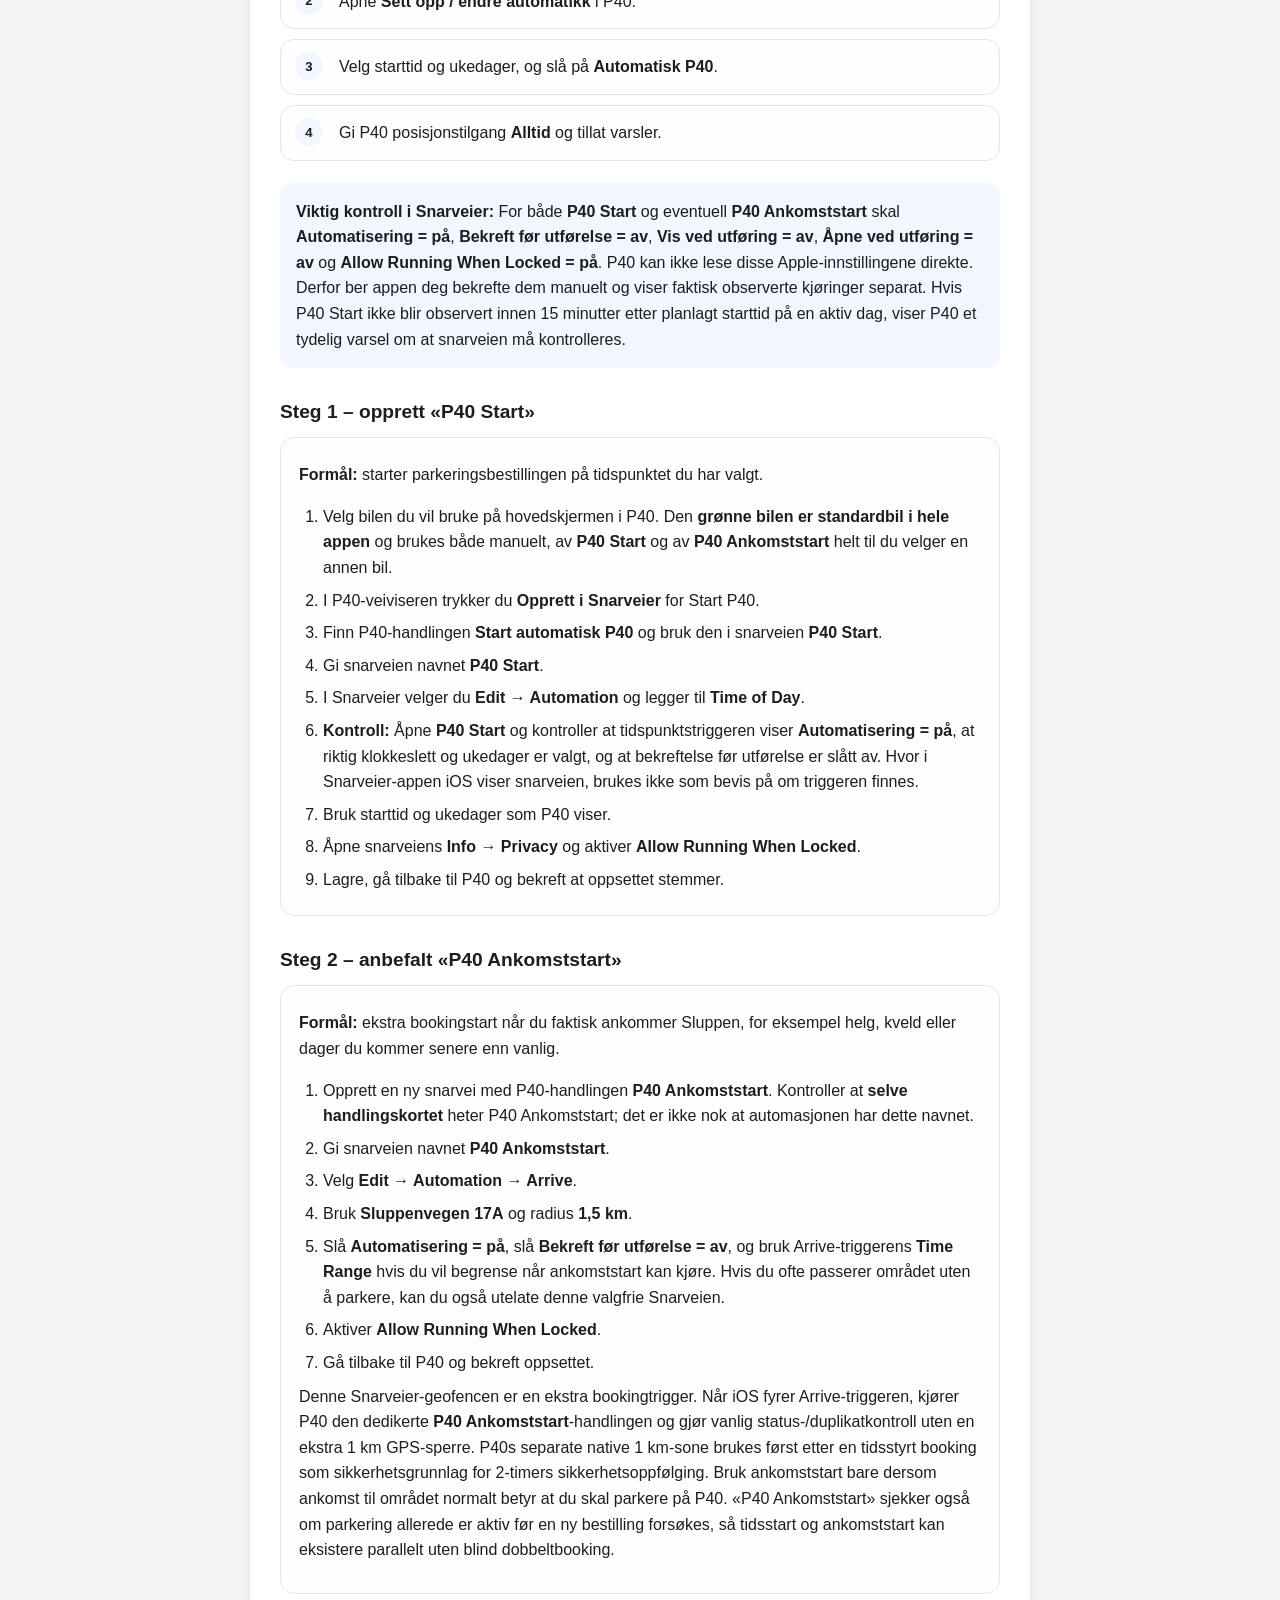
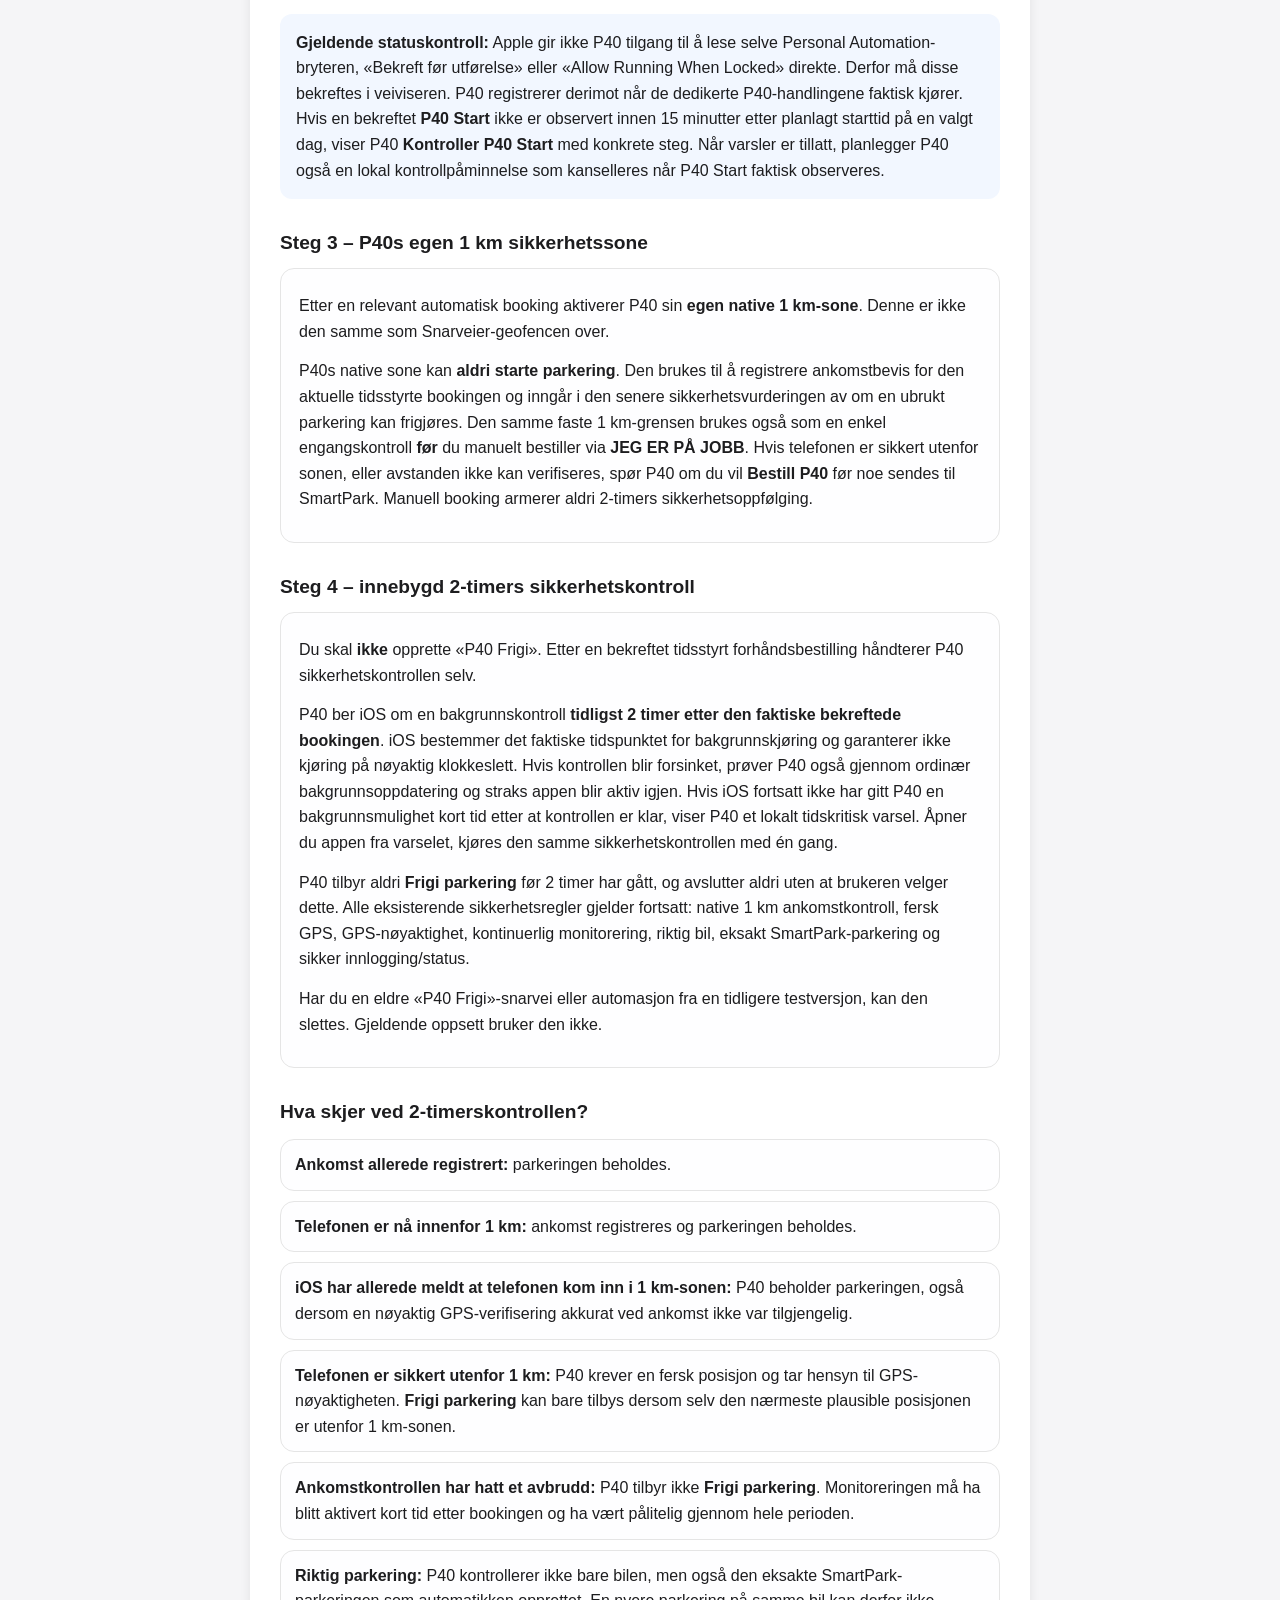
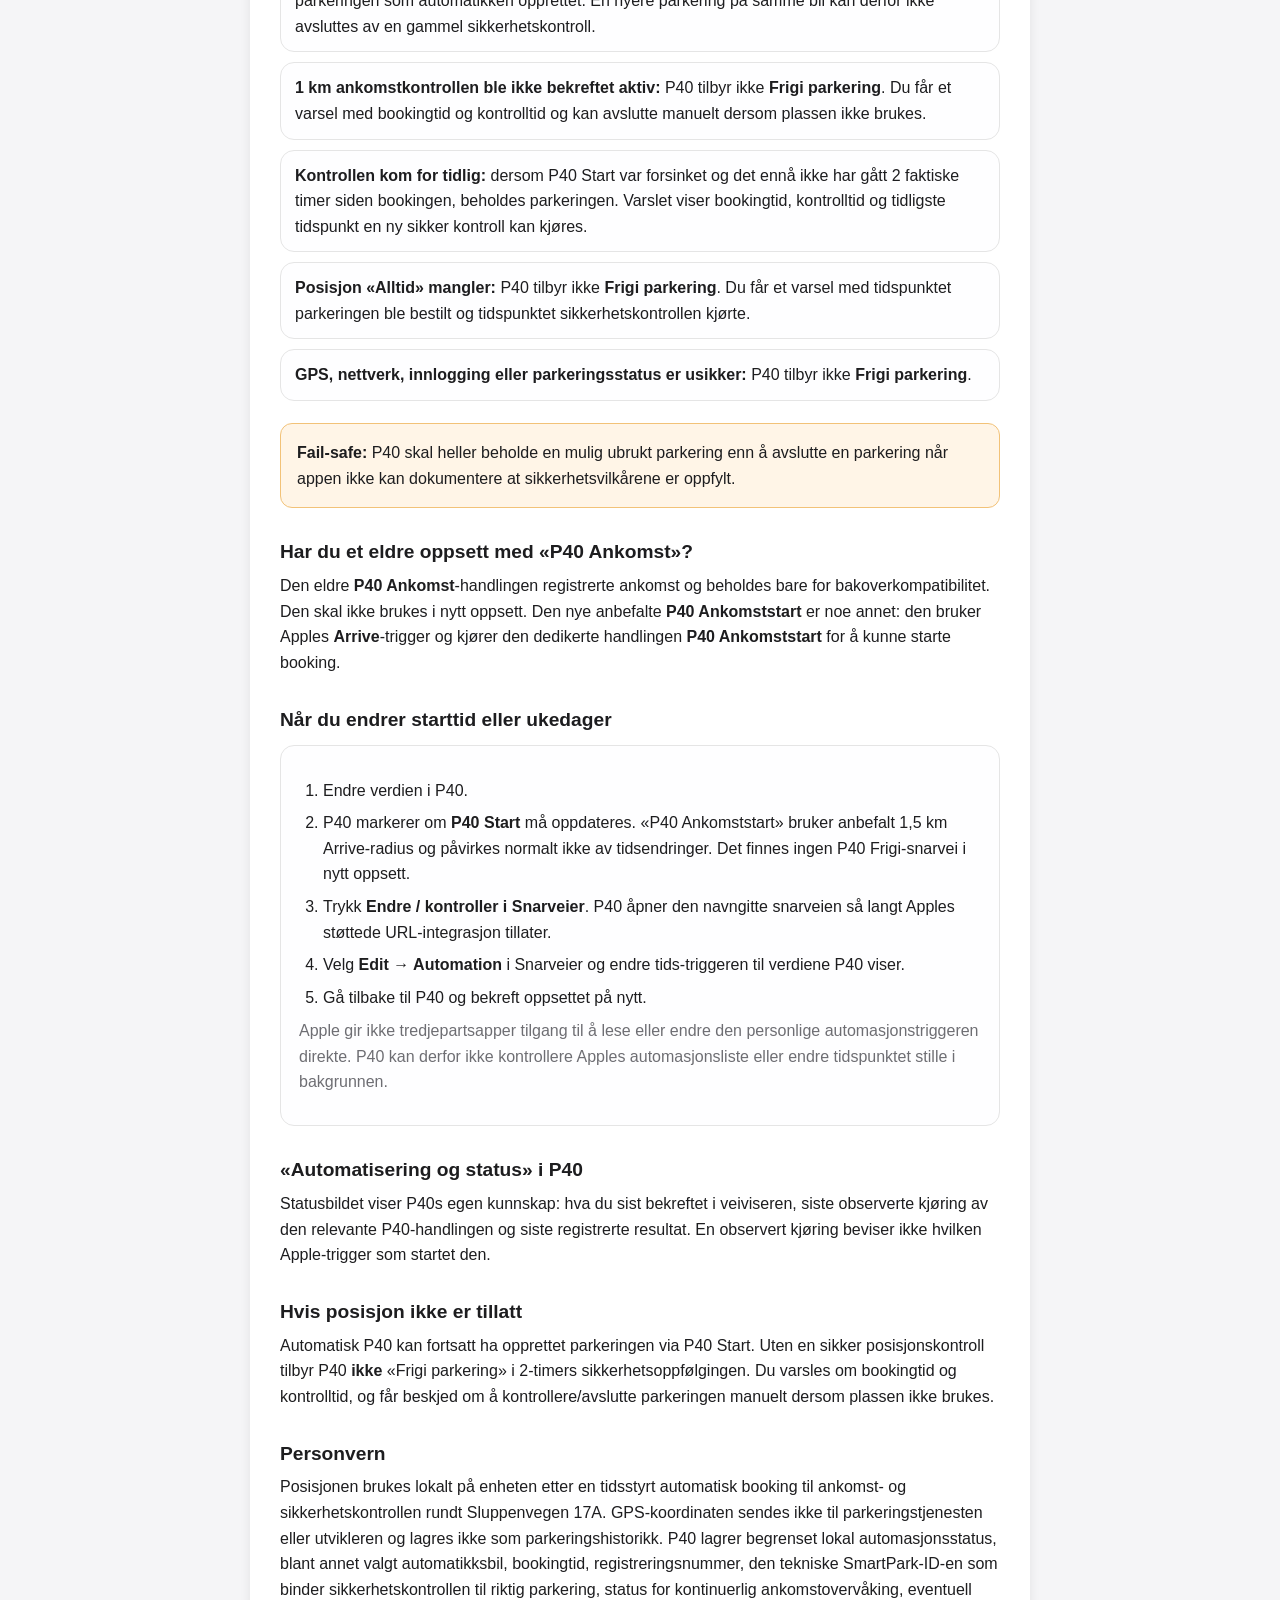
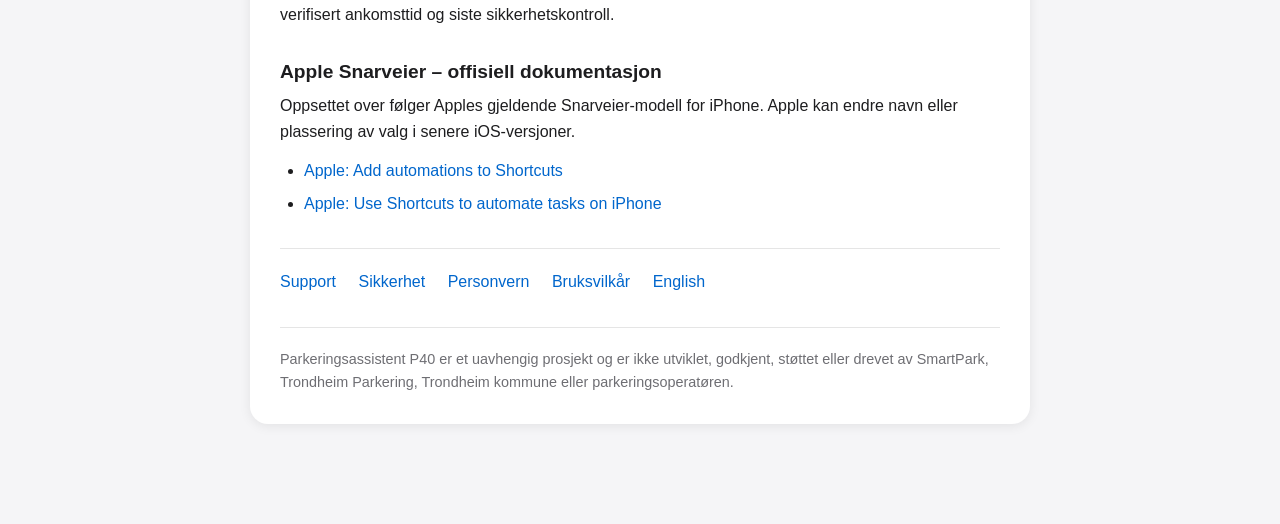
<file: automation.html>
<!DOCTYPE html>
<html lang="no">
<head>
  <meta charset="UTF-8">
  <meta name="viewport" content="width=device-width, initial-scale=1.0">
  <title>Automatisk P40 – oppsett og hjelp</title>
  <link rel="stylesheet" href="style.css">
</head>
<body>
<main>
  <div class="card">
    <p class="eyebrow">Parkeringsassistent P40</p>
    <h1>Automatisk P40 – oppsett og hjelp</h1>
    <p class="intro">
      Denne siden forklarer nøyaktig hva P40 gjør automatisk, hva Apple krever
      at du setter opp selv i Snarveier, og hvordan du endrer oppsettet senere.
    </p>

    <div class="notice">
      <strong>Kort forklart:</strong>
      Du lager <strong>P40 Start</strong> med tidsautomasjon. I tillegg kan du
      bruke <strong>P40 Ankomststart</strong> med <strong>Arrive</strong> ved
      1,5 km rundt Sluppenvegen 17A som ekstra bookingdekning. P40 håndterer
      <strong>2-timers sikkerhetsoppfølgingen selv</strong>; det skal ikke lages
      noen «P40 Frigi»-snarvei.
    </div>

    <div class="notice">
      <strong>Gjeldende startlogikk:</strong>
      Tidspunktet du velger i P40 er en hard nedre grense. <strong>P40 Start
      godtas aldri før dette klokkeslettet.</strong> Hvis iOS forsinker
      Time of Day-automasjonen, kan den fortsatt kjøre senere samme valgte ukedag.
      Manuell <strong>Aktiver P40</strong> er separat og kan aldri armere den
      2-timers sikkerhetsoppfølgingen.
    </div>

    <div class="notice">
      <strong>Siste automatiske forsøk:</strong>
      P40 skiller mellom <strong>siste automatiske forsøk</strong>, resultatet av
      forsøket og <strong>sist bekreftede automatiske parkeringsstart</strong>.
      Hvis en parkering allerede er aktiv når P40 Start eller P40 Ankomststart
      kjører, opprettes ingen ny parkering. Forsøket registreres da som
      <strong>ikke startet fordi en P40-parkering allerede var aktiv</strong>.
      Dette endrer ikke historikken for sist bekreftede automatiske start og
      endrer ikke kilden til den aktive parkeringen.
    </div>

    <h2>Hva gjør P40 – og hva må du gjøre selv?</h2>
    <div class="split-grid">
      <section class="panel good-panel">
        <h3>P40 gjør automatisk</h3>
        <ul>
          <li>leverer egne handlinger til Snarveier: <strong>Start automatisk P40</strong> for P40 Start og <strong>P40 Ankomststart</strong> for valgfri ankomstautomasjon</li>
          <li>lagrer starttid og ukedager du har valgt i P40</li>
          <li>registrerer en sikkerhetskandidat bare når en tidsstyrt kjøring faktisk oppretter en ny P40-parkering</li>
          <li>overvåker ankomst til en fast <strong>1 km-sone</strong> rundt Sluppenvegen 17A når Automatisk P40 er aktivert og posisjon «Alltid» er tillatt</li>
          <li>gjør en ny, fersk posisjonskontroll før sikkerhetsoppfølgingen eventuelt kan tilby <strong>Frigi parkering</strong></li>
          <li>beholder parkeringen dersom posisjon, innlogging, nettverk eller parkeringsstatus er usikker</li>
          <li>viser siste automatiske forsøk og resultat separat fra sist bekreftede automatiske parkeringsstart</li>
        </ul>
      </section>

      <section class="panel">
        <h3>Du gjør i Snarveier</h3>
        <ul>
          <li>oppretter tidsautomasjonen som starter P40</li>
          <li>kan opprette den valgfrie ankomstautomasjonen <strong>P40 Ankomststart</strong> med Arrive-trigger ved anbefalt 1,5 km og handlingen <strong>P40 Ankomststart</strong></li>
          <li>du oppretter ingen frigivelsesautomasjon; 2-timers sikkerhetskontrollen håndteres av P40</li>
          <li>velger samme klokkeslett og ukedager som P40 viser</li>
          <li>tillater at snarveiene kan kjøre når telefonen er låst</li>
          <li>oppdaterer tids-triggerne i Snarveier hvis du senere endrer starttid eller ukedager i P40</li>
        </ul>
      </section>
    </div>

    <h2>Før du starter</h2>
    <div class="checklist">
      <div class="check-row"><span>1</span><p>Logg inn i Parkeringsassistent P40 og velg riktig bil.</p></div>
      <div class="check-row"><span>2</span><p>Åpne <strong>Sett opp / endre automatikk</strong> i P40.</p></div>
      <div class="check-row"><span>3</span><p>Velg starttid og ukedager, og slå på <strong>Automatisk P40</strong>.</p></div>
      <div class="check-row"><span>4</span><p>Gi P40 posisjonstilgang <strong>Alltid</strong> og tillat varsler.</p></div>
    </div>

    <div class="notice">
      <strong>Viktig kontroll i Snarveier:</strong>
      For både <strong>P40 Start</strong> og eventuell <strong>P40 Ankomststart</strong>
      skal <strong>Automatisering = på</strong>, <strong>Bekreft før utførelse = av</strong>,
      <strong>Vis ved utføring = av</strong>, <strong>Åpne ved utføring = av</strong>
      og <strong>Allow Running When Locked = på</strong>. P40 kan ikke lese disse
      Apple-innstillingene direkte. Derfor ber appen deg bekrefte dem manuelt og
      viser faktisk observerte kjøringer separat. Hvis P40 Start ikke blir observert
      innen 15 minutter etter planlagt starttid på en aktiv dag, viser P40 et tydelig
      varsel om at snarveien må kontrolleres.
    </div>

    <h2>Steg 1 – opprett «P40 Start»</h2>
    <div class="step">
      <p><strong>Formål:</strong> starter parkeringsbestillingen på tidspunktet du har valgt.</p>
      <ol>
        <li>Velg bilen du vil bruke på hovedskjermen i P40. Den <strong>grønne bilen er standardbil i hele appen</strong> og brukes både manuelt, av <strong>P40 Start</strong> og av <strong>P40 Ankomststart</strong> helt til du velger en annen bil.</li>
        <li>I P40-veiviseren trykker du <strong>Opprett i Snarveier</strong> for Start P40.</li>
        <li>Finn P40-handlingen <strong>Start automatisk P40</strong> og bruk den i snarveien <strong>P40 Start</strong>.</li>
        <li>Gi snarveien navnet <strong>P40 Start</strong>.</li>
        <li>I Snarveier velger du <strong>Edit → Automation</strong> og legger til <strong>Time of Day</strong>.</li>
        <li><strong>Kontroll:</strong> Åpne <strong>P40 Start</strong> og kontroller at tidspunktstriggeren viser <strong>Automatisering = på</strong>, at riktig klokkeslett og ukedager er valgt, og at bekreftelse før utførelse er slått av. Hvor i Snarveier-appen iOS viser snarveien, brukes ikke som bevis på om triggeren finnes.</li>
        <li>Bruk starttid og ukedager som P40 viser.</li>
        <li>Åpne snarveiens <strong>Info → Privacy</strong> og aktiver <strong>Allow Running When Locked</strong>.</li>
        <li>Lagre, gå tilbake til P40 og bekreft at oppsettet stemmer.</li>
      </ol>
    </div>

    <h2>Steg 2 – anbefalt «P40 Ankomststart»</h2>
    <div class="step">
      <p><strong>Formål:</strong> ekstra bookingstart når du faktisk ankommer Sluppen, for eksempel helg, kveld eller dager du kommer senere enn vanlig.</p>
      <ol>
        <li>Opprett en ny snarvei med P40-handlingen <strong>P40 Ankomststart</strong>. Kontroller at <strong>selve handlingskortet</strong> heter P40 Ankomststart; det er ikke nok at automasjonen har dette navnet.</li>
        <li>Gi snarveien navnet <strong>P40 Ankomststart</strong>.</li>
        <li>Velg <strong>Edit → Automation → Arrive</strong>.</li>
        <li>Bruk <strong>Sluppenvegen 17A</strong> og radius <strong>1,5 km</strong>.</li>
        <li>Slå <strong>Automatisering = på</strong>, slå <strong>Bekreft før utførelse = av</strong>, og bruk Arrive-triggerens <strong>Time Range</strong> hvis du vil begrense når ankomststart kan kjøre. Hvis du ofte passerer området uten å parkere, kan du også utelate denne valgfrie Snarveien.</li>
        <li>Aktiver <strong>Allow Running When Locked</strong>.</li>
        <li>Gå tilbake til P40 og bekreft oppsettet.</li>
      </ol>
      <p>
        Denne Snarveier-geofencen er en ekstra bookingtrigger. Når iOS fyrer
        Arrive-triggeren, kjører P40 den dedikerte <strong>P40 Ankomststart</strong>-handlingen
        og gjør vanlig status-/duplikatkontroll uten en ekstra 1 km GPS-sperre.
        P40s separate native 1 km-sone brukes først etter en tidsstyrt booking som
        sikkerhetsgrunnlag for 2-timers sikkerhetsoppfølging. Bruk ankomststart bare
        dersom ankomst til området normalt betyr at du skal parkere på P40.
        «P40 Ankomststart» sjekker også om
        parkering allerede er aktiv før en ny bestilling forsøkes, så tidsstart
        og ankomststart kan eksistere parallelt uten blind dobbeltbooking.
      </p>
    </div>

    <div class="notice">
      <strong>Gjeldende statuskontroll:</strong>
      Apple gir ikke P40 tilgang til å lese selve Personal Automation-bryteren,
      «Bekreft før utførelse» eller «Allow Running When Locked» direkte.
      Derfor må disse bekreftes i veiviseren. P40 registrerer derimot når de
      dedikerte P40-handlingene faktisk kjører. Hvis en bekreftet
      <strong>P40 Start</strong> ikke er observert innen 15 minutter etter planlagt
      starttid på en valgt dag, viser P40 <strong>Kontroller P40 Start</strong>
      med konkrete steg. Når varsler er tillatt, planlegger P40 også en lokal
      kontrollpåminnelse som kanselleres når P40 Start faktisk observeres.
    </div>

    <h2>Steg 3 – P40s egen 1 km sikkerhetssone</h2>
    <div class="step">
      <p>
        Etter en relevant automatisk booking aktiverer P40 sin <strong>egen native
        1 km-sone</strong>. Denne er ikke den samme som Snarveier-geofencen over.
      </p>
      <p>
        P40s native sone kan <strong>aldri starte parkering</strong>. Den brukes til
        å registrere ankomstbevis for den aktuelle tidsstyrte bookingen og inngår i
        den senere sikkerhetsvurderingen av om en ubrukt parkering kan frigjøres.
        Den samme faste 1 km-grensen brukes også som en enkel engangskontroll
        <strong>før</strong> du manuelt bestiller via
        <strong>JEG ER PÅ JOBB</strong>. Hvis telefonen er sikkert utenfor sonen,
        eller avstanden ikke kan verifiseres, spør P40 om du vil
        <strong>Bestill P40</strong> før noe sendes til SmartPark. Manuell
        booking armerer aldri 2-timers sikkerhetsoppfølging.
      </p>
    </div>

    <h2>Steg 4 – innebygd 2-timers sikkerhetskontroll</h2>
    <div class="step">
      <p>
        Du skal <strong>ikke</strong> opprette «P40 Frigi». Etter en bekreftet
        tidsstyrt forhåndsbestilling håndterer P40 sikkerhetskontrollen selv.
      </p>
      <p>
        P40 ber iOS om en bakgrunnskontroll <strong>tidligst 2 timer etter den
        faktiske bekreftede bookingen</strong>. iOS bestemmer det faktiske
        tidspunktet for bakgrunnskjøring og garanterer ikke kjøring på nøyaktig
        klokkeslett. Hvis kontrollen blir forsinket, prøver P40 også gjennom
        ordinær bakgrunnsoppdatering og straks appen blir aktiv igjen.
        Hvis iOS fortsatt ikke har gitt P40 en bakgrunnsmulighet kort tid etter
        at kontrollen er klar, viser P40 et lokalt tidskritisk varsel. Åpner du
        appen fra varselet, kjøres den samme sikkerhetskontrollen med én gang.
      </p>
      <p>
        P40 tilbyr aldri <strong>Frigi parkering</strong> før 2 timer har gått, og avslutter aldri uten at brukeren velger dette. Alle eksisterende
        sikkerhetsregler gjelder fortsatt: native 1 km ankomstkontroll, fersk GPS,
        GPS-nøyaktighet, kontinuerlig monitorering, riktig bil, eksakt
        SmartPark-parkering og sikker innlogging/status.
      </p>
      <p>
        Har du en eldre «P40 Frigi»-snarvei eller automasjon fra en tidligere
        testversjon, kan den slettes. Gjeldende oppsett bruker den ikke.
      </p>
    </div>

    <h2>Hva skjer ved 2-timerskontrollen?</h2>
    <div class="flow-list">
      <div class="flow-item"><strong>Ankomst allerede registrert:</strong> parkeringen beholdes.</div>
      <div class="flow-item"><strong>Telefonen er nå innenfor 1 km:</strong> ankomst registreres og parkeringen beholdes.</div>
      <div class="flow-item"><strong>iOS har allerede meldt at telefonen kom inn i 1 km-sonen:</strong> P40 beholder parkeringen, også dersom en nøyaktig GPS-verifisering akkurat ved ankomst ikke var tilgjengelig.</div>
      <div class="flow-item"><strong>Telefonen er sikkert utenfor 1 km:</strong> P40 krever en fersk posisjon og tar hensyn til GPS-nøyaktigheten. <strong>Frigi parkering</strong> kan bare tilbys dersom selv den nærmeste plausible posisjonen er utenfor 1 km-sonen.</div>
      <div class="flow-item"><strong>Ankomstkontrollen har hatt et avbrudd:</strong> P40 tilbyr ikke <strong>Frigi parkering</strong>. Monitoreringen må ha blitt aktivert kort tid etter bookingen og ha vært pålitelig gjennom hele perioden.</div>
      <div class="flow-item"><strong>Riktig parkering:</strong> P40 kontrollerer ikke bare bilen, men også den eksakte SmartPark-parkeringen som automatikken opprettet. En nyere parkering på samme bil kan derfor ikke avsluttes av en gammel sikkerhetskontroll.</div>
      <div class="flow-item"><strong>1 km ankomstkontrollen ble ikke bekreftet aktiv:</strong> P40 tilbyr ikke <strong>Frigi parkering</strong>. Du får et varsel med bookingtid og kontrolltid og kan avslutte manuelt dersom plassen ikke brukes.</div>
      <div class="flow-item"><strong>Kontrollen kom for tidlig:</strong> dersom P40 Start var forsinket og det ennå ikke har gått 2 faktiske timer siden bookingen, beholdes parkeringen. Varslet viser bookingtid, kontrolltid og tidligste tidspunkt en ny sikker kontroll kan kjøres.</div>
      <div class="flow-item"><strong>Posisjon «Alltid» mangler:</strong> P40 tilbyr ikke <strong>Frigi parkering</strong>. Du får et varsel med tidspunktet parkeringen ble bestilt og tidspunktet sikkerhetskontrollen kjørte.</div>
      <div class="flow-item"><strong>GPS, nettverk, innlogging eller parkeringsstatus er usikker:</strong> P40 tilbyr ikke <strong>Frigi parkering</strong>.</div>
    </div>

    <div class="warning">
      <strong>Fail-safe:</strong>
      P40 skal heller beholde en mulig ubrukt parkering enn å avslutte en parkering
      når appen ikke kan dokumentere at sikkerhetsvilkårene er oppfylt.
    </div>

    <h2>Har du et eldre oppsett med «P40 Ankomst»?</h2>
    <p>
      Den eldre <strong>P40 Ankomst</strong>-handlingen registrerte ankomst og
      beholdes bare for bakoverkompatibilitet. Den skal ikke brukes i nytt oppsett.
      Den nye anbefalte <strong>P40 Ankomststart</strong> er noe annet: den bruker
      Apples <strong>Arrive</strong>-trigger og kjører den dedikerte handlingen
      <strong>P40 Ankomststart</strong> for å kunne starte booking.
    </p>

    <h2>Når du endrer starttid eller ukedager</h2>
    <div class="step">
      <ol>
        <li>Endre verdien i P40.</li>
        <li>P40 markerer om <strong>P40 Start</strong> må oppdateres. «P40 Ankomststart» bruker anbefalt 1,5 km Arrive-radius og påvirkes normalt ikke av tidsendringer. Det finnes ingen P40 Frigi-snarvei i nytt oppsett.</li>
        <li>Trykk <strong>Endre / kontroller i Snarveier</strong>. P40 åpner den navngitte snarveien så langt Apples støttede URL-integrasjon tillater.</li>
        <li>Velg <strong>Edit → Automation</strong> i Snarveier og endre tids-triggeren til verdiene P40 viser.</li>
        <li>Gå tilbake til P40 og bekreft oppsettet på nytt.</li>
      </ol>
      <p class="secondary">
        Apple gir ikke tredjepartsapper tilgang til å lese eller endre den personlige
        automasjonstriggeren direkte. P40 kan derfor ikke kontrollere Apples automasjonsliste
        eller endre tidspunktet stille i bakgrunnen.
      </p>
    </div>

    <h2>«Automatisering og status» i P40</h2>
    <p>
      Statusbildet viser P40s egen kunnskap: hva du sist bekreftet i veiviseren,
      siste observerte kjøring av den relevante P40-handlingen og siste registrerte resultat.
      En observert kjøring beviser ikke hvilken Apple-trigger som startet den.
    </p>

    <h2>Hvis posisjon ikke er tillatt</h2>
    <p>
      Automatisk P40 kan fortsatt ha opprettet parkeringen via P40 Start. Uten en
      sikker posisjonskontroll tilbyr P40 <strong>ikke</strong> «Frigi parkering»
      i 2-timers sikkerhetsoppfølgingen. Du varsles om bookingtid og kontrolltid,
      og får beskjed om å kontrollere/avslutte parkeringen manuelt dersom plassen
      ikke brukes.
    </p>

    <h2>Personvern</h2>
    <p>
      Posisjonen brukes lokalt på enheten etter en tidsstyrt automatisk booking
      til ankomst- og
      sikkerhetskontrollen rundt Sluppenvegen 17A. GPS-koordinaten sendes ikke til
      parkeringstjenesten eller utvikleren og lagres ikke som parkeringshistorikk. P40 lagrer begrenset lokal
      automasjonsstatus, blant annet valgt automatikksbil, bookingtid, registreringsnummer, den tekniske
      SmartPark-ID-en som binder sikkerhetskontrollen til riktig parkering, status
      for kontinuerlig ankomstovervåking, eventuell verifisert ankomsttid og siste
      sikkerhetskontroll.
    </p>

    <h2>Apple Snarveier – offisiell dokumentasjon</h2>
    <p>
      Oppsettet over følger Apples gjeldende Snarveier-modell for iPhone.
      Apple kan endre navn eller plassering av valg i senere iOS-versjoner.
    </p>
    <ul>
      <li><a href="https://support.apple.com/guide/shortcuts/add-automations-apdfbdbd7123/ios">Apple: Add automations to Shortcuts</a></li>
      <li><a href="https://support.apple.com/guide/iphone/shortcuts-iph47e1c9d7d/27/ios/27">Apple: Use Shortcuts to automate tasks on iPhone</a></li>
    </ul>

    <nav>
      <a href="support.html">Support</a>
      <a href="security.html">Sikkerhet</a>
      <a href="index.html">Personvern</a>
      <a href="vilkar.html">Bruksvilkår</a>
      <a href="en/automation.html">English</a>
    </nav>

    <footer>
      Parkeringsassistent P40 er et uavhengig prosjekt og er ikke utviklet,
      godkjent, støttet eller drevet av SmartPark, Trondheim Parkering,
      Trondheim kommune eller parkeringsoperatøren.
    </footer>
  </div>
</main>
</body>
</html>
</file>
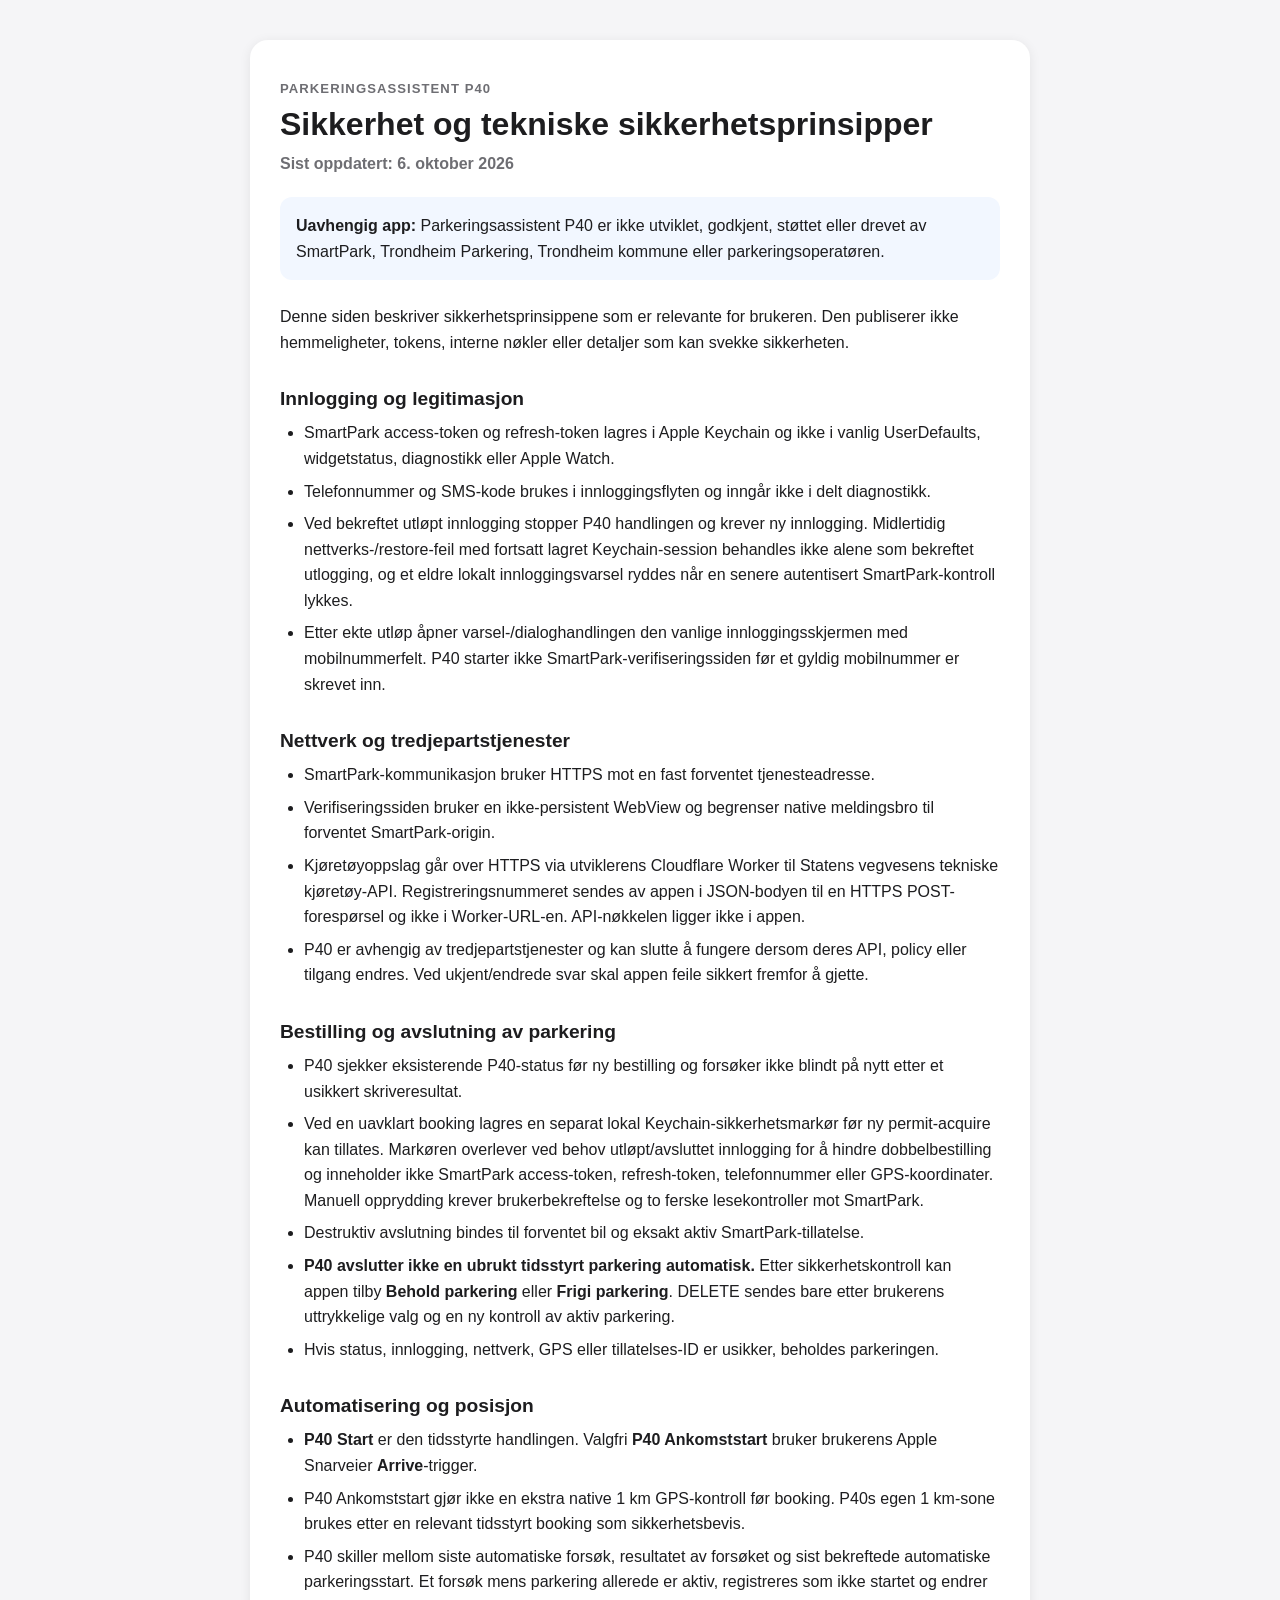
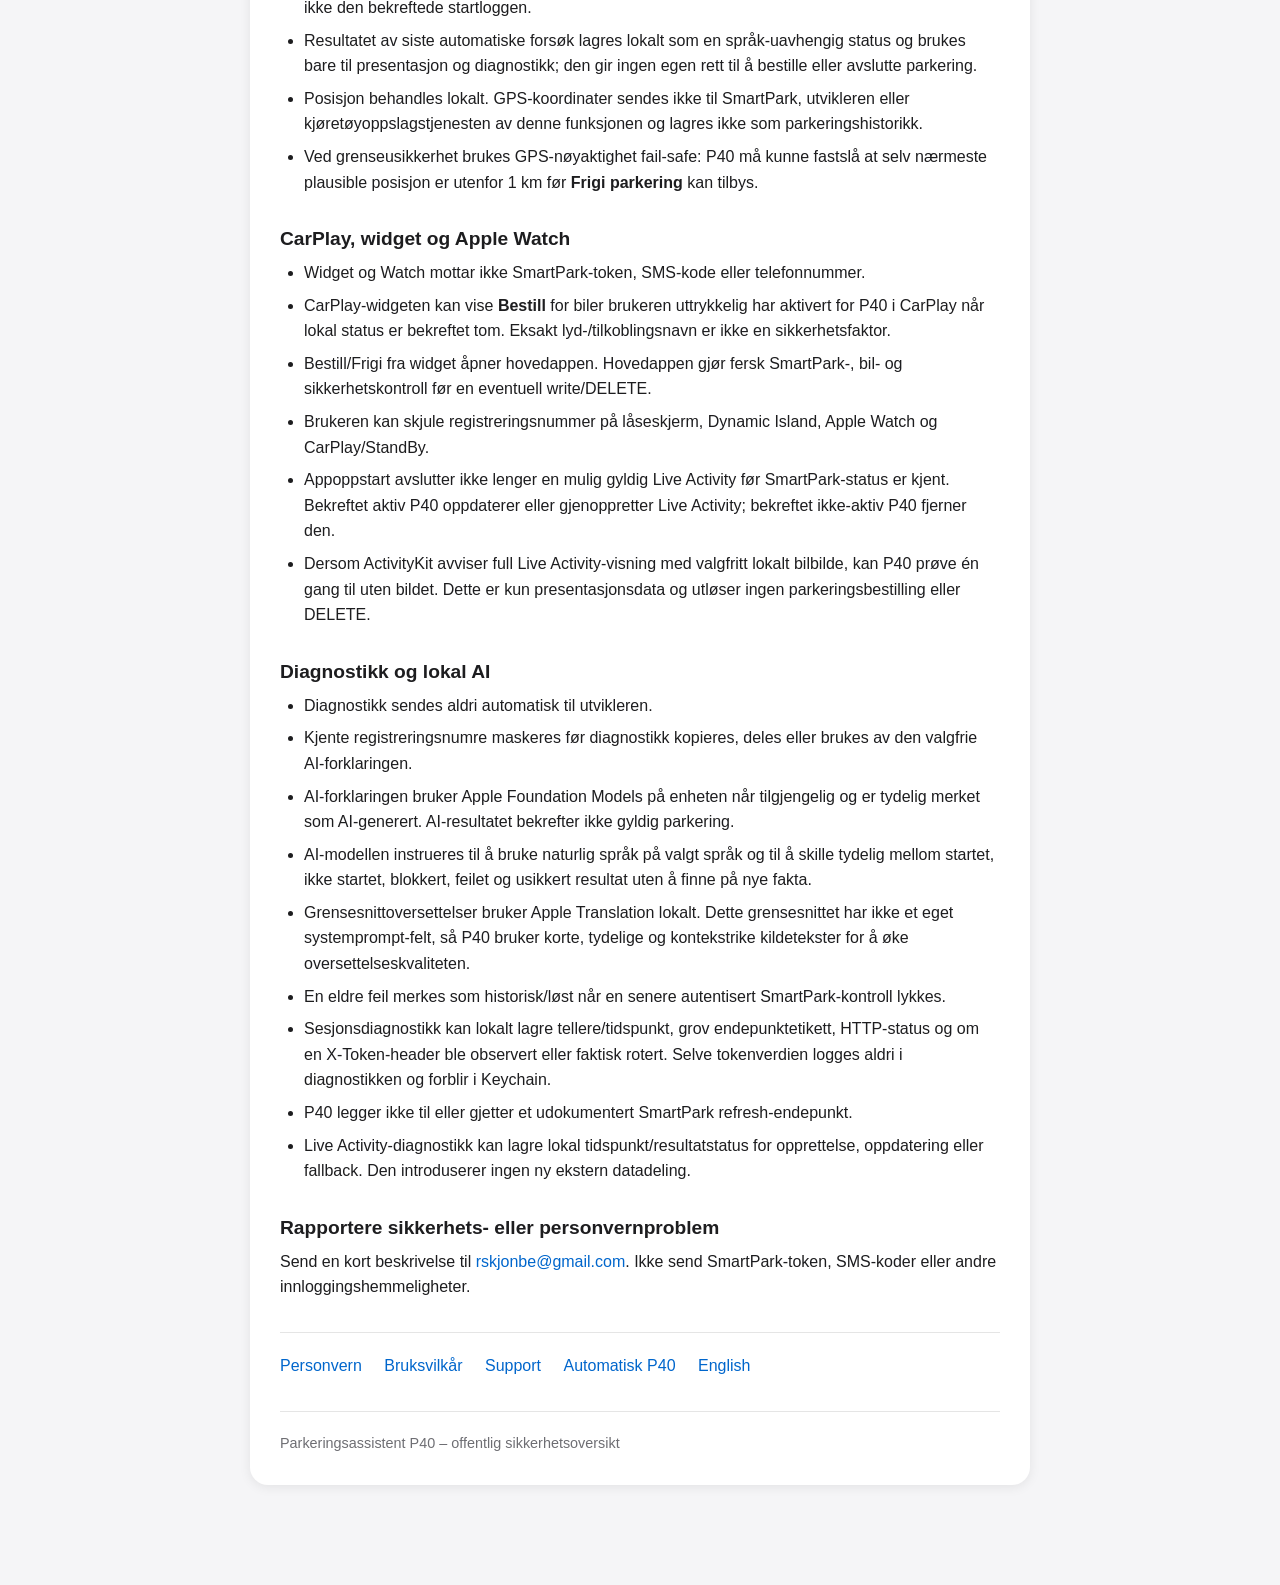
<file: security.html>
<!DOCTYPE html>
<html lang="no">
<head>
  <meta charset="UTF-8">
  <meta name="viewport" content="width=device-width, initial-scale=1.0">
  <title>Sikkerhet – Parkeringsassistent P40</title>
  <link rel="stylesheet" href="style.css">
</head>
<body>
<main>
  <div class="card">
    <p class="eyebrow">Parkeringsassistent P40</p>
    <h1>Sikkerhet og tekniske sikkerhetsprinsipper</h1>
    <p class="updated"><strong>Sist oppdatert: 6. oktober 2026</strong></p>

    <div class="notice">
      <strong>Uavhengig app:</strong> Parkeringsassistent P40 er ikke utviklet,
      godkjent, støttet eller drevet av SmartPark, Trondheim Parkering,
      Trondheim kommune eller parkeringsoperatøren.
    </div>

    <p>
      Denne siden beskriver sikkerhetsprinsippene som er relevante for brukeren.
      Den publiserer ikke hemmeligheter, tokens, interne nøkler eller detaljer som
      kan svekke sikkerheten.
    </p>

    <h2>Innlogging og legitimasjon</h2>
    <ul>
      <li>SmartPark access-token og refresh-token lagres i Apple Keychain og ikke i vanlig UserDefaults, widgetstatus, diagnostikk eller Apple Watch.</li>
      <li>Telefonnummer og SMS-kode brukes i innloggingsflyten og inngår ikke i delt diagnostikk.</li>
      <li>Ved bekreftet utløpt innlogging stopper P40 handlingen og krever ny innlogging. Midlertidig nettverks-/restore-feil med fortsatt lagret Keychain-session behandles ikke alene som bekreftet utlogging, og et eldre lokalt innloggingsvarsel ryddes når en senere autentisert SmartPark-kontroll lykkes.</li>
      <li>Etter ekte utløp åpner varsel-/dialoghandlingen den vanlige innloggingsskjermen med mobilnummerfelt. P40 starter ikke SmartPark-verifiseringssiden før et gyldig mobilnummer er skrevet inn.</li>
    </ul>

    <h2>Nettverk og tredjepartstjenester</h2>
    <ul>
      <li>SmartPark-kommunikasjon bruker HTTPS mot en fast forventet tjenesteadresse.</li>
      <li>Verifiseringssiden bruker en ikke-persistent WebView og begrenser native meldingsbro til forventet SmartPark-origin.</li>
      <li>Kjøretøyoppslag går over HTTPS via utviklerens Cloudflare Worker til Statens vegvesens tekniske kjøretøy-API. Registreringsnummeret sendes av appen i JSON-bodyen til en HTTPS POST-forespørsel og ikke i Worker-URL-en. API-nøkkelen ligger ikke i appen.</li>
      <li>P40 er avhengig av tredjepartstjenester og kan slutte å fungere dersom deres API, policy eller tilgang endres. Ved ukjent/endrede svar skal appen feile sikkert fremfor å gjette.</li>
    </ul>

    <h2>Bestilling og avslutning av parkering</h2>
    <ul>
      <li>P40 sjekker eksisterende P40-status før ny bestilling og forsøker ikke blindt på nytt etter et usikkert skriveresultat.</li>
      <li>Ved en uavklart booking lagres en separat lokal Keychain-sikkerhetsmarkør før ny permit-acquire kan tillates. Markøren overlever ved behov utløpt/avsluttet innlogging for å hindre dobbelbestilling og inneholder ikke SmartPark access-token, refresh-token, telefonnummer eller GPS-koordinater. Manuell opprydding krever brukerbekreftelse og to ferske lesekontroller mot SmartPark.</li>
      <li>Destruktiv avslutning bindes til forventet bil og eksakt aktiv SmartPark-tillatelse.</li>
      <li><strong>P40 avslutter ikke en ubrukt tidsstyrt parkering automatisk.</strong> Etter sikkerhetskontroll kan appen tilby <strong>Behold parkering</strong> eller <strong>Frigi parkering</strong>. DELETE sendes bare etter brukerens uttrykkelige valg og en ny kontroll av aktiv parkering.</li>
      <li>Hvis status, innlogging, nettverk, GPS eller tillatelses-ID er usikker, beholdes parkeringen.</li>
    </ul>

    <h2>Automatisering og posisjon</h2>
    <ul>
      <li><strong>P40 Start</strong> er den tidsstyrte handlingen. Valgfri <strong>P40 Ankomststart</strong> bruker brukerens Apple Snarveier <strong>Arrive</strong>-trigger.</li>
      <li>P40 Ankomststart gjør ikke en ekstra native 1 km GPS-kontroll før booking. P40s egen 1 km-sone brukes etter en relevant tidsstyrt booking som sikkerhetsbevis.</li>
      <li>P40 skiller mellom siste automatiske forsøk, resultatet av forsøket og sist bekreftede automatiske parkeringsstart. Et forsøk mens parkering allerede er aktiv, registreres som ikke startet og endrer ikke den bekreftede startloggen.</li>
      <li>Resultatet av siste automatiske forsøk lagres lokalt som en språk-uavhengig status og brukes bare til presentasjon og diagnostikk; den gir ingen egen rett til å bestille eller avslutte parkering.</li>
      <li>Posisjon behandles lokalt. GPS-koordinater sendes ikke til SmartPark, utvikleren eller kjøretøyoppslagstjenesten av denne funksjonen og lagres ikke som parkeringshistorikk.</li>
      <li>Ved grenseusikkerhet brukes GPS-nøyaktighet fail-safe: P40 må kunne fastslå at selv nærmeste plausible posisjon er utenfor 1 km før <strong>Frigi parkering</strong> kan tilbys.</li>
    </ul>

    <h2>CarPlay, widget og Apple Watch</h2>
    <ul>
      <li>Widget og Watch mottar ikke SmartPark-token, SMS-kode eller telefonnummer.</li>
      <li>CarPlay-widgeten kan vise <strong>Bestill</strong> for biler brukeren uttrykkelig har aktivert for P40 i CarPlay når lokal status er bekreftet tom. Eksakt lyd-/tilkoblingsnavn er ikke en sikkerhetsfaktor.</li>
      <li>Bestill/Frigi fra widget åpner hovedappen. Hovedappen gjør fersk SmartPark-, bil- og sikkerhetskontroll før en eventuell write/DELETE.</li>
      <li>Brukeren kan skjule registreringsnummer på låseskjerm, Dynamic Island, Apple Watch og CarPlay/StandBy.</li>
      <li>Appoppstart avslutter ikke lenger en mulig gyldig Live Activity før SmartPark-status er kjent. Bekreftet aktiv P40 oppdaterer eller gjenoppretter Live Activity; bekreftet ikke-aktiv P40 fjerner den.</li>
      <li>Dersom ActivityKit avviser full Live Activity-visning med valgfritt lokalt bilbilde, kan P40 prøve én gang til uten bildet. Dette er kun presentasjonsdata og utløser ingen parkeringsbestilling eller DELETE.</li>
    </ul>

    <h2>Diagnostikk og lokal AI</h2>
    <ul>
      <li>Diagnostikk sendes aldri automatisk til utvikleren.</li>
      <li>Kjente registreringsnumre maskeres før diagnostikk kopieres, deles eller brukes av den valgfrie AI-forklaringen.</li>
      <li>AI-forklaringen bruker Apple Foundation Models på enheten når tilgjengelig og er tydelig merket som AI-generert. AI-resultatet bekrefter ikke gyldig parkering.</li>
      <li>AI-modellen instrueres til å bruke naturlig språk på valgt språk og til å skille tydelig mellom startet, ikke startet, blokkert, feilet og usikkert resultat uten å finne på nye fakta.</li>
      <li>Grensesnittoversettelser bruker Apple Translation lokalt. Dette grensesnittet har ikke et eget systemprompt-felt, så P40 bruker korte, tydelige og kontekstrike kildetekster for å øke oversettelseskvaliteten.</li>
      <li>En eldre feil merkes som historisk/løst når en senere autentisert SmartPark-kontroll lykkes.</li>
      <li>Sesjonsdiagnostikk kan lokalt lagre tellere/tidspunkt, grov endepunktetikett, HTTP-status og om en X-Token-header ble observert eller faktisk rotert. Selve tokenverdien logges aldri i diagnostikken og forblir i Keychain.</li>
      <li>P40 legger ikke til eller gjetter et udokumentert SmartPark refresh-endepunkt.</li>
      <li>Live Activity-diagnostikk kan lagre lokal tidspunkt/resultatstatus for opprettelse, oppdatering eller fallback. Den introduserer ingen ny ekstern datadeling.</li>
    </ul>

    <h2>Rapportere sikkerhets- eller personvernproblem</h2>
    <p>
      Send en kort beskrivelse til
      <a href="mailto:rskjonbe@gmail.com">rskjonbe@gmail.com</a>.
      Ikke send SmartPark-token, SMS-koder eller andre innloggingshemmeligheter.
    </p>

    <nav>
      <a href="./">Personvern</a>
      <a href="vilkar.html">Bruksvilkår</a>
      <a href="support.html">Support</a>
      <a href="automation.html">Automatisk P40</a>
      <a href="en/security.html">English</a>
    </nav>

    <footer>
      Parkeringsassistent P40 – offentlig sikkerhetsoversikt
    </footer>
  </div>
</main>
</body>
</html>
</file>
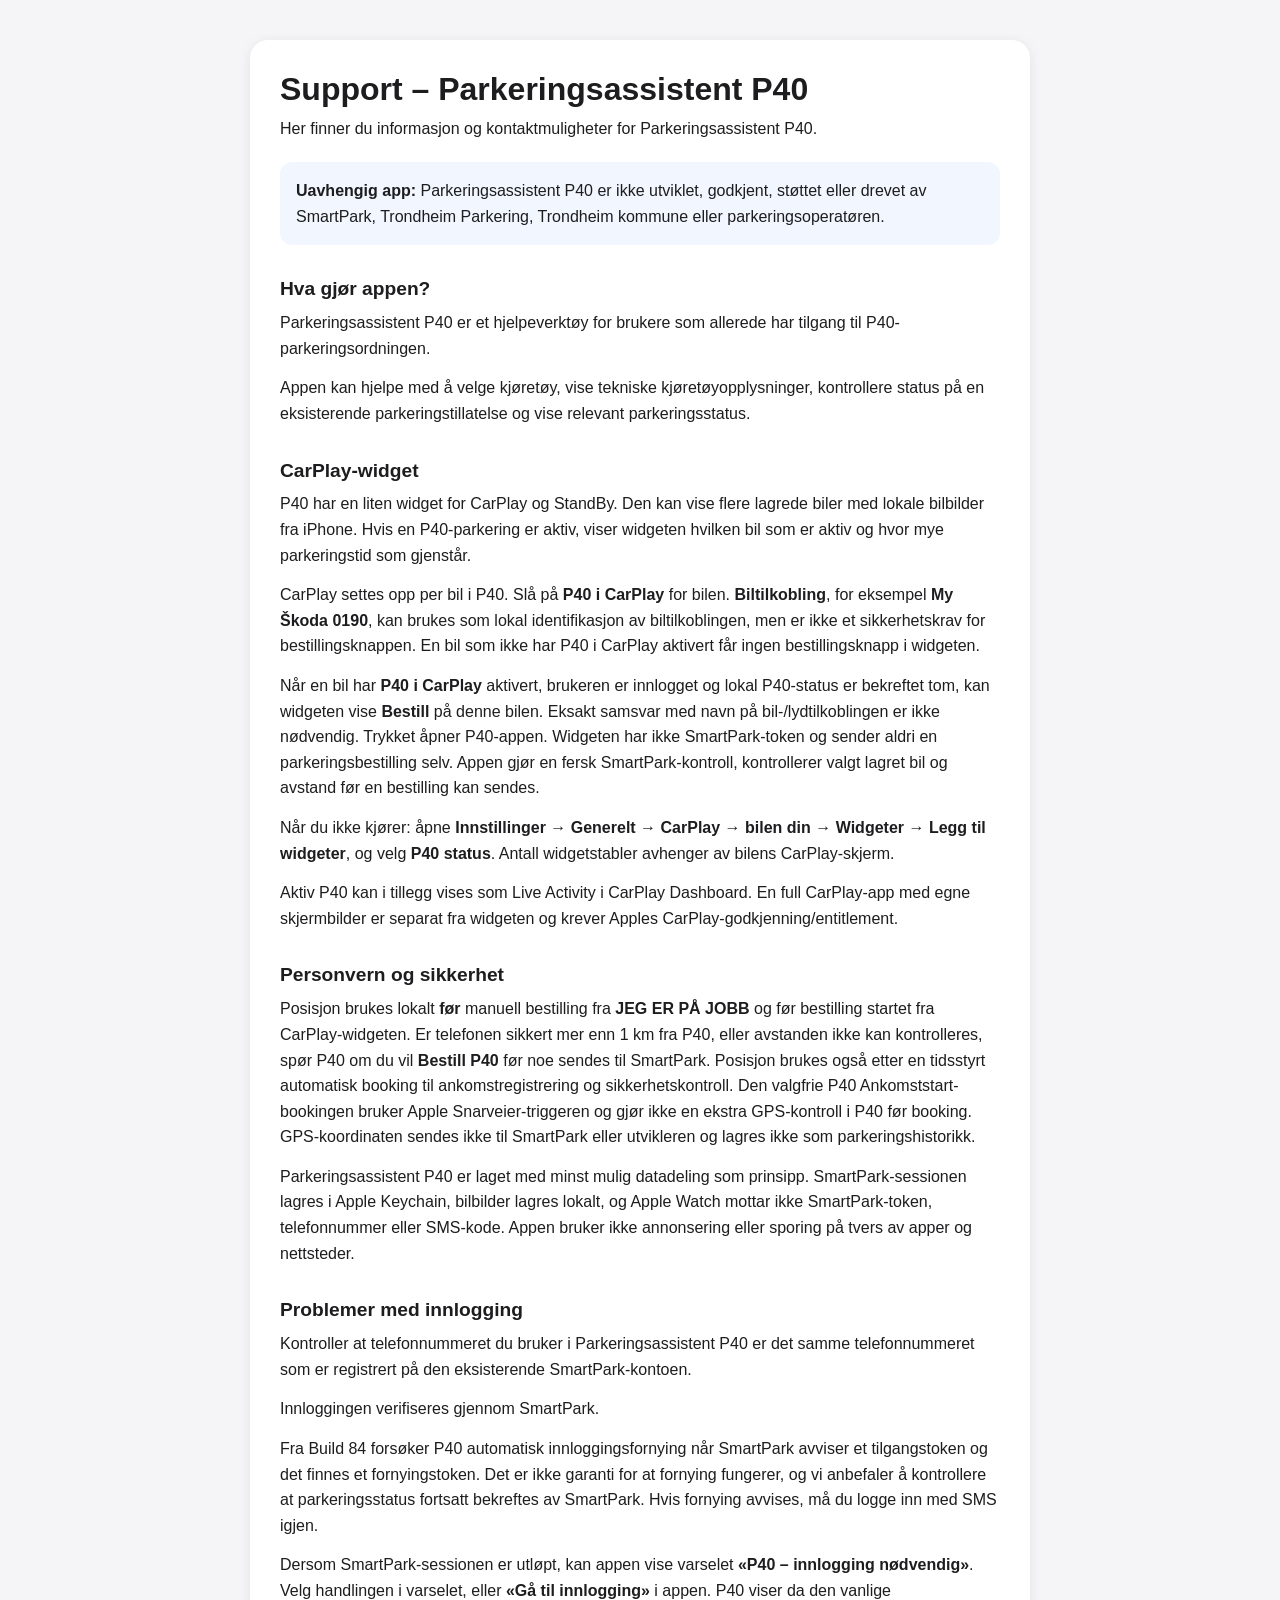
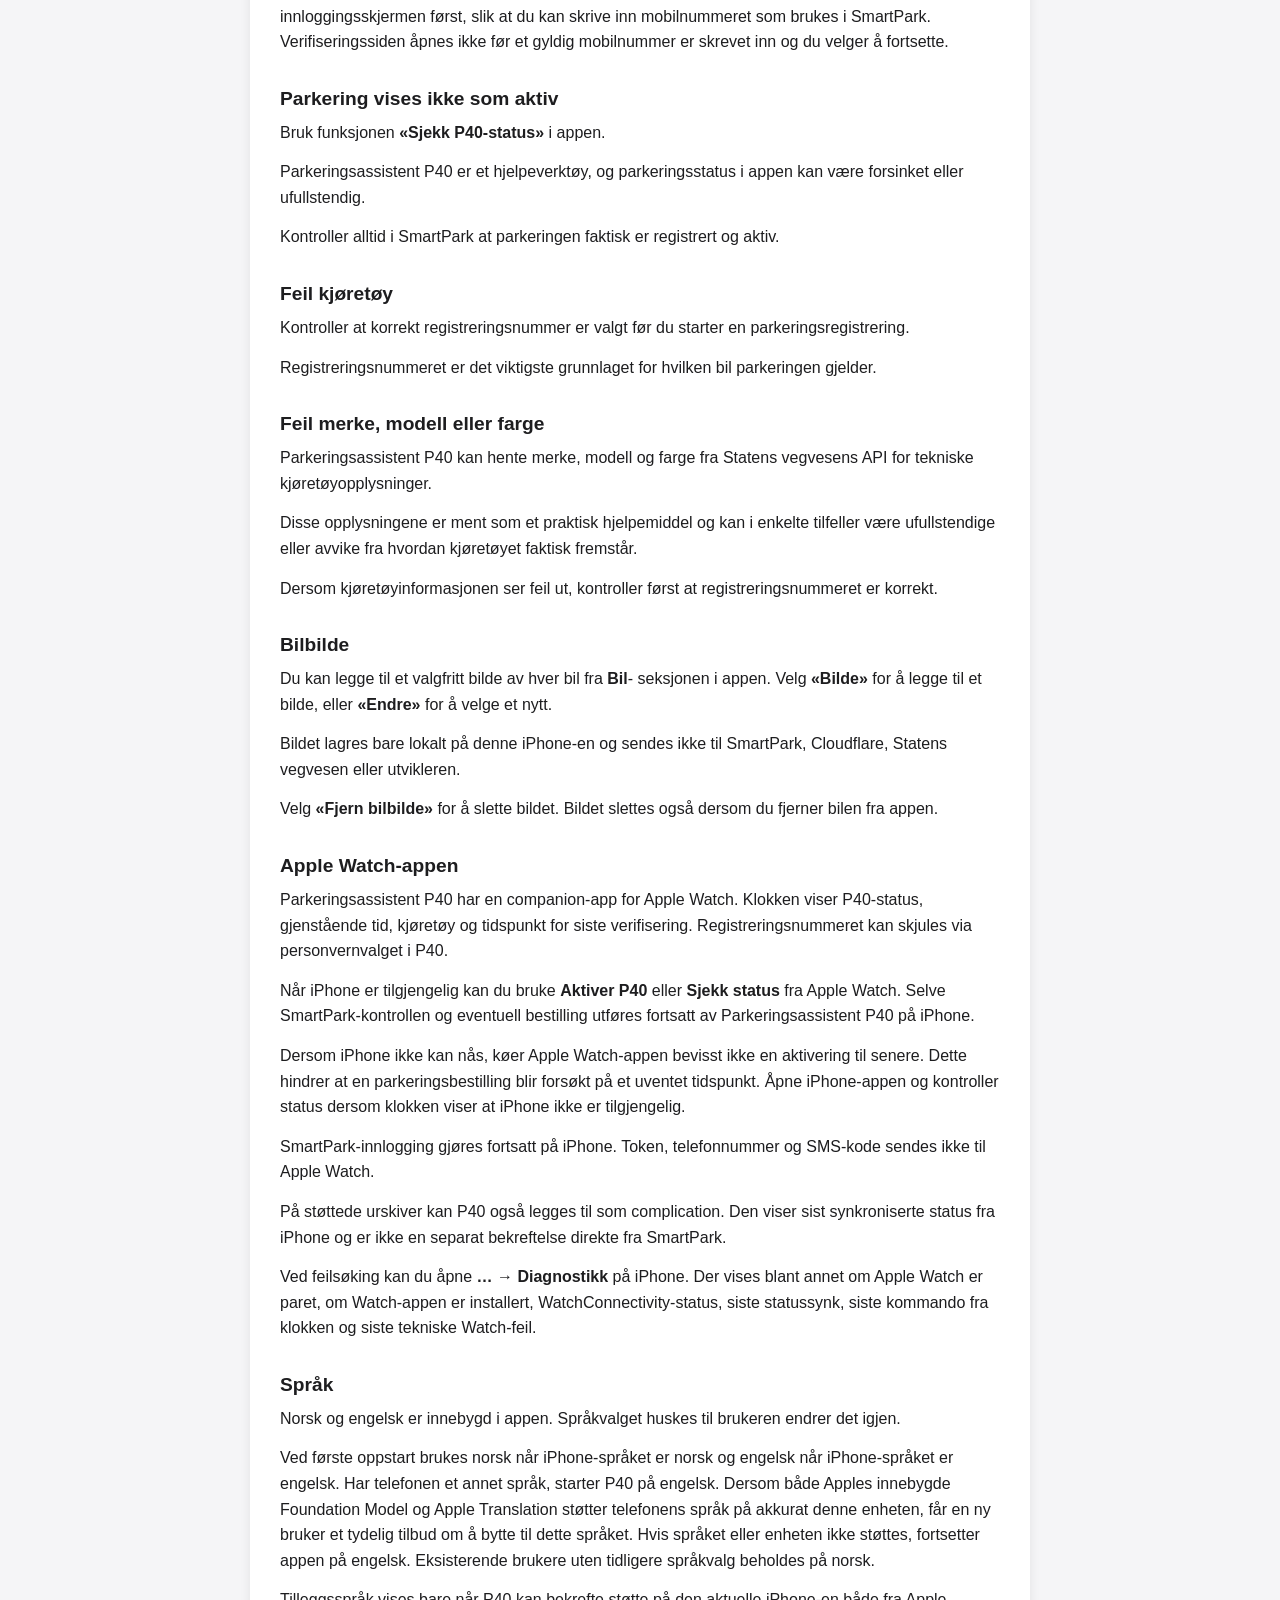
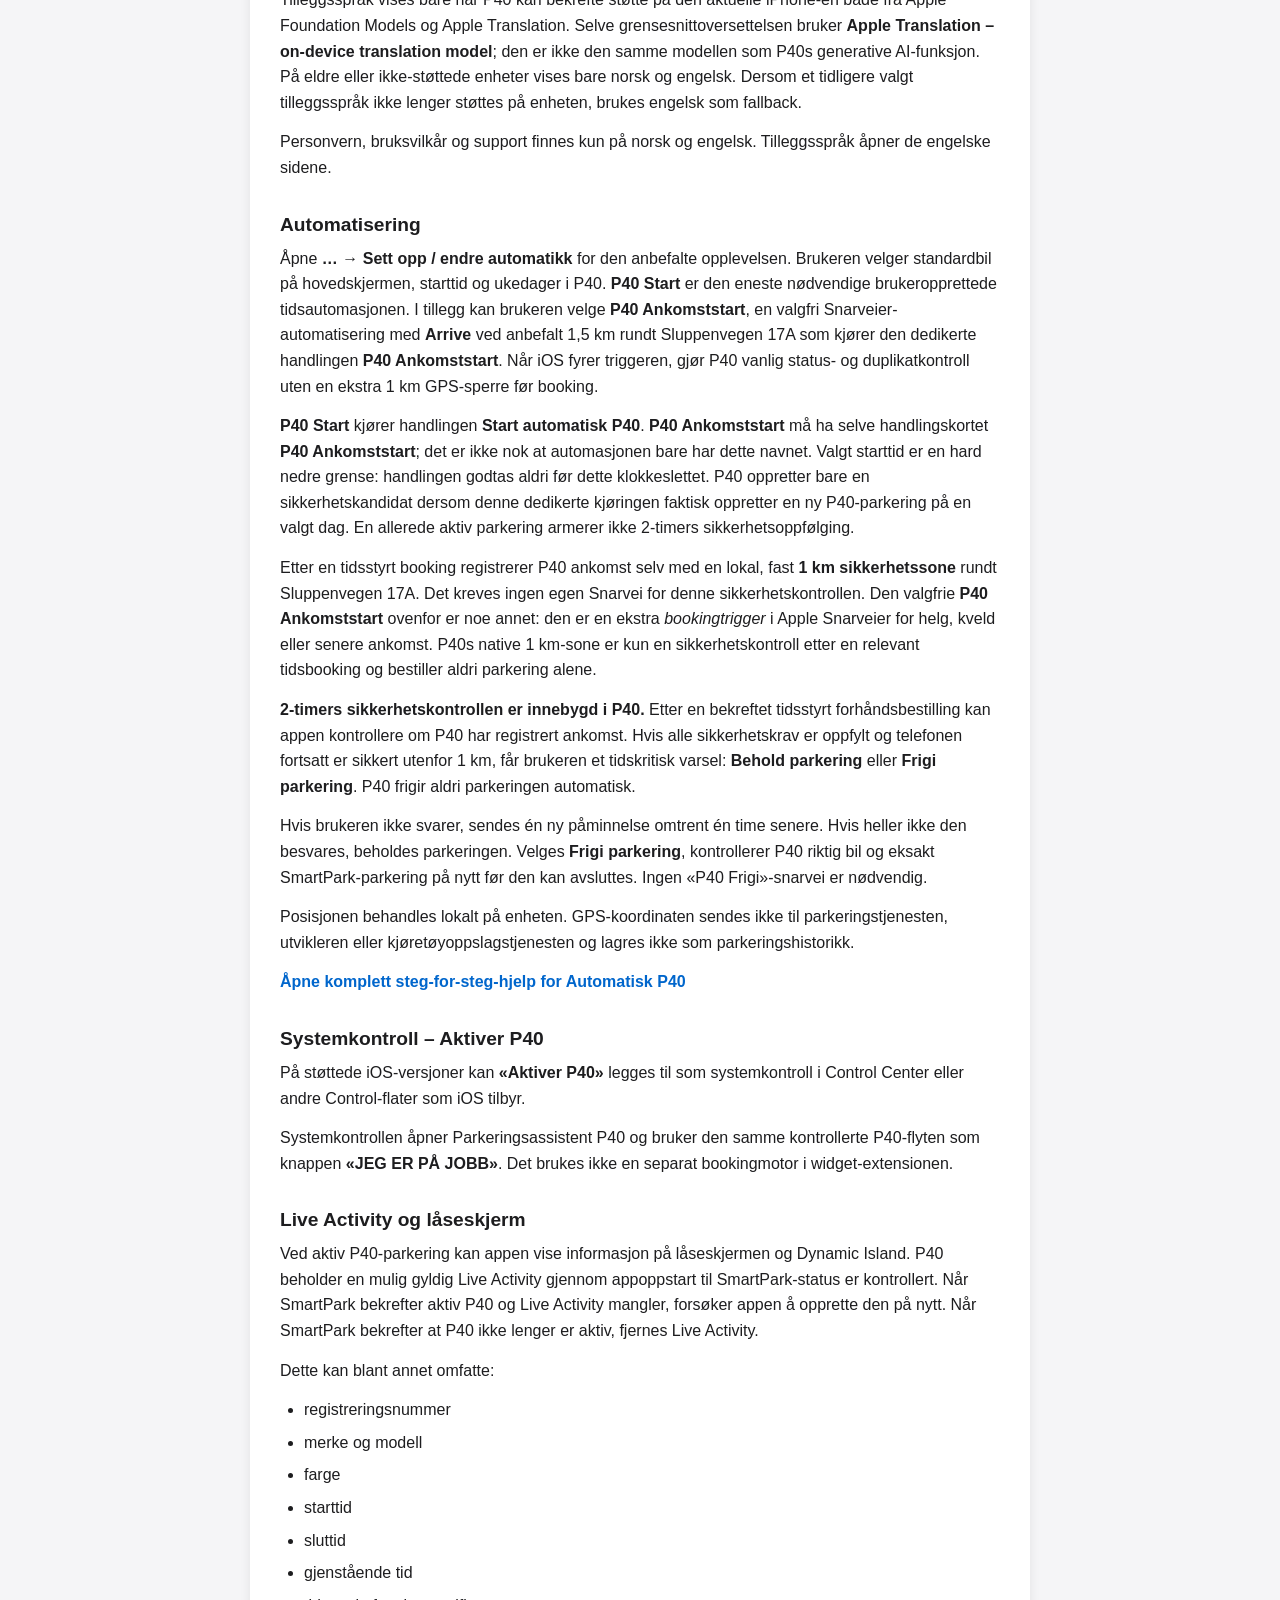
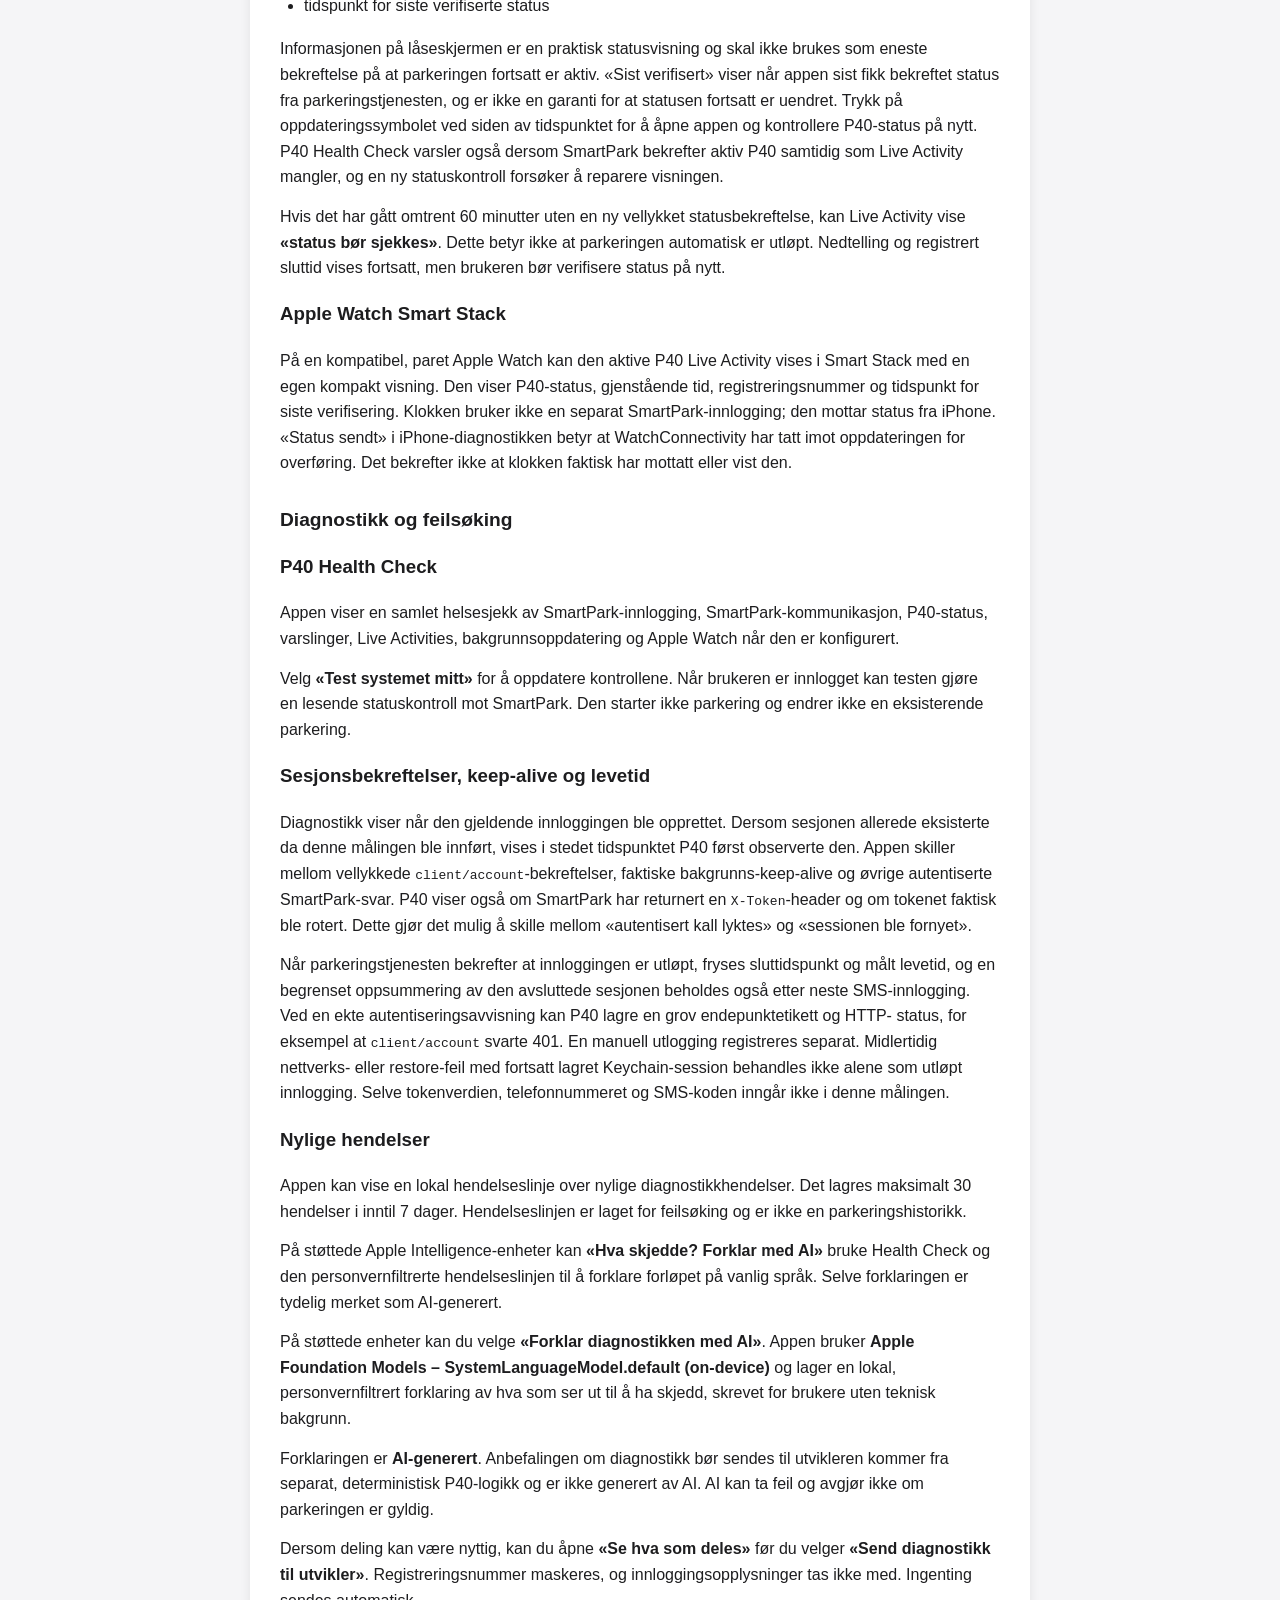
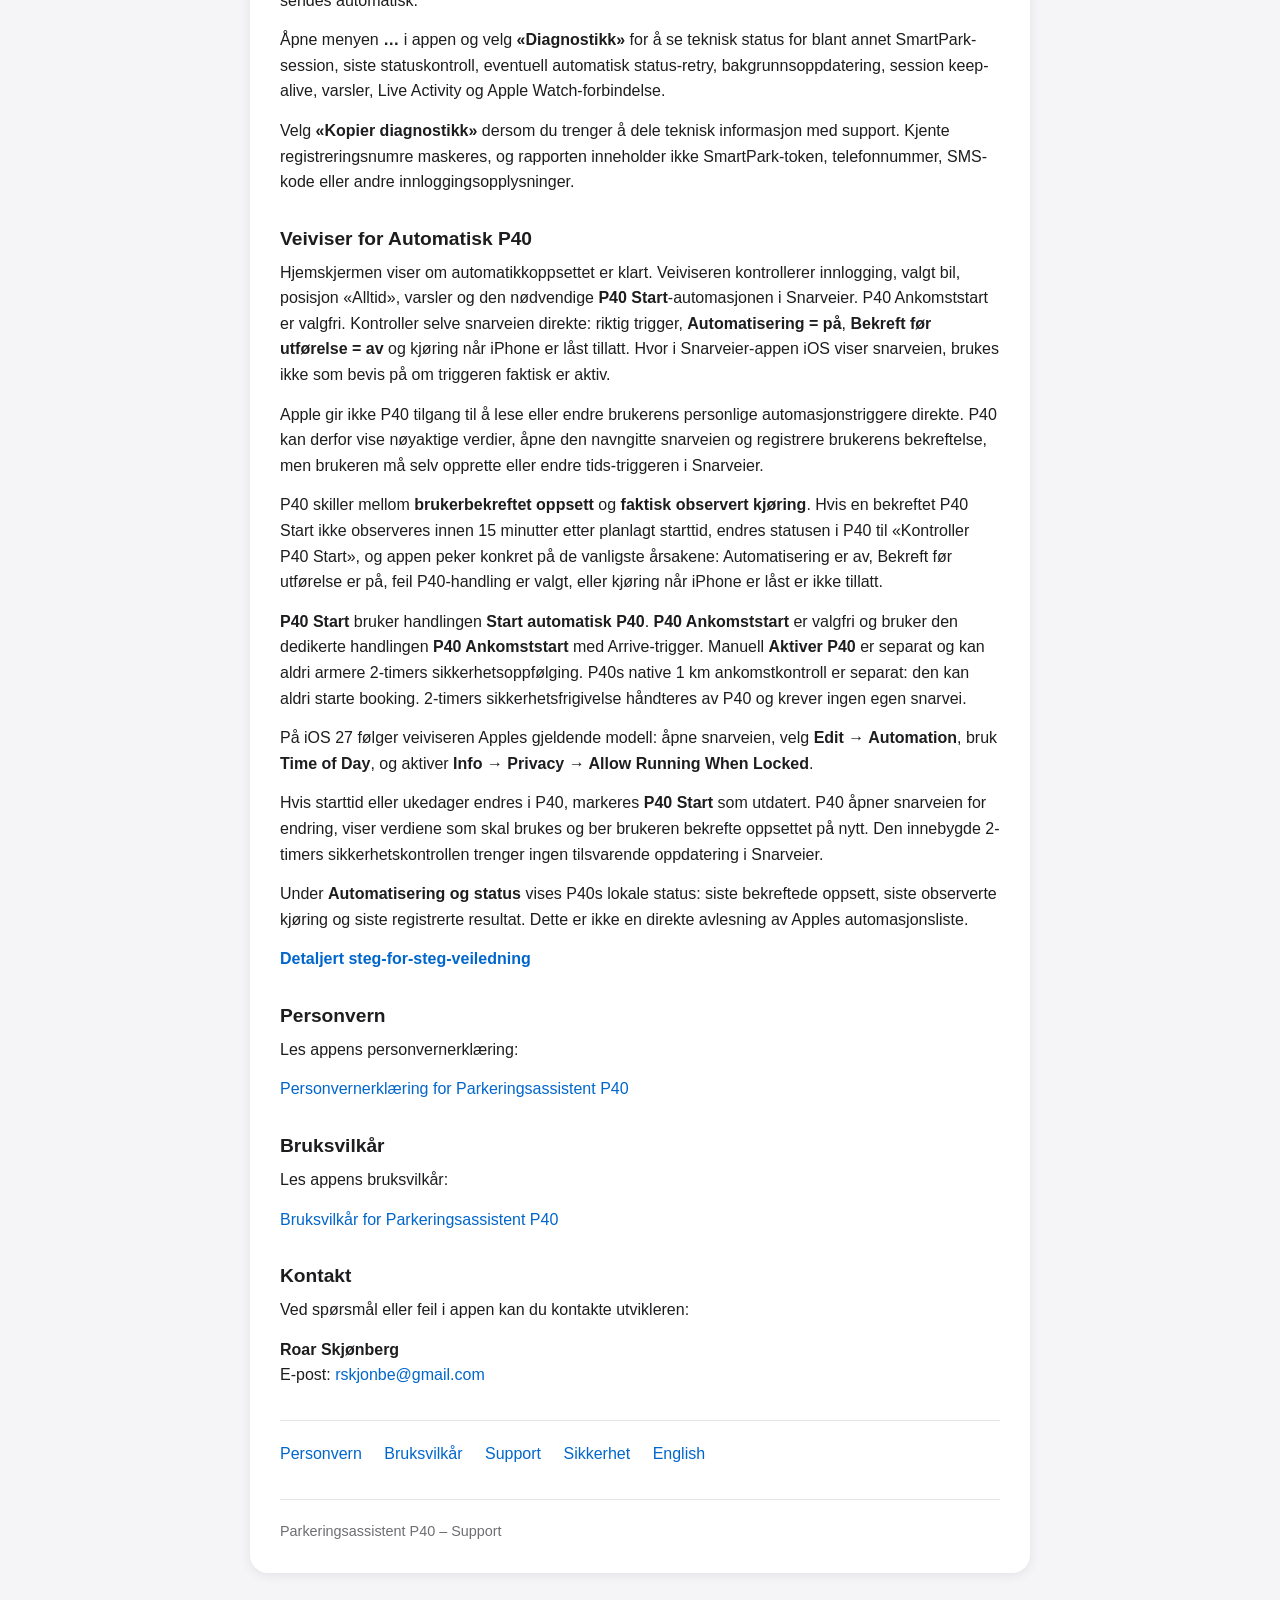
<file: support.html>
<!DOCTYPE html>
<html lang="no">
<head>
  <meta charset="UTF-8">
  <meta name="viewport" content="width=device-width, initial-scale=1.0">

  <title>Support – Parkeringsassistent P40</title>

  <link rel="stylesheet" href="style.css">
</head>

<body>

<main>
  <div class="card">

    <h1>Support – Parkeringsassistent P40</h1>

    <p>
      Her finner du informasjon og kontaktmuligheter for
      Parkeringsassistent P40.
    </p>

    <div class="notice">
      <strong>Uavhengig app:</strong>
      Parkeringsassistent P40 er ikke utviklet, godkjent, støttet eller
      drevet av SmartPark, Trondheim Parkering, Trondheim kommune eller
      parkeringsoperatøren.
    </div>


    <h2>Hva gjør appen?</h2>

    <p>
      Parkeringsassistent P40 er et hjelpeverktøy for brukere som allerede
      har tilgang til P40-parkeringsordningen.
    </p>

    <p>
      Appen kan hjelpe med å velge kjøretøy, vise tekniske
      kjøretøyopplysninger, kontrollere status på en eksisterende
      parkeringstillatelse og vise relevant parkeringsstatus.
    </p>


    
    <h2>CarPlay-widget</h2>

    <p>
      P40 har en liten widget for CarPlay og StandBy. Den kan vise flere lagrede
      biler med lokale bilbilder fra iPhone. Hvis en P40-parkering er aktiv,
      viser widgeten hvilken bil som er aktiv og hvor mye parkeringstid som gjenstår.
    </p>

    <p>
      CarPlay settes opp per bil i P40. Slå på <strong>P40 i CarPlay</strong> for
      bilen. <strong>Biltilkobling</strong>, for eksempel
      <strong>My Škoda 0190</strong>, kan brukes som lokal identifikasjon av
      biltilkoblingen, men er ikke et sikkerhetskrav for bestillingsknappen.
      En bil som ikke har P40 i CarPlay aktivert får ingen bestillingsknapp i
      widgeten.
    </p>

    <p>
      Når en bil har <strong>P40 i CarPlay</strong> aktivert, brukeren er innlogget
      og lokal P40-status er bekreftet tom, kan widgeten vise
      <strong>Bestill</strong> på denne bilen. Eksakt samsvar med navn på
      bil-/lydtilkoblingen er ikke nødvendig. Trykket åpner P40-appen. Widgeten
      har ikke SmartPark-token og sender aldri en parkeringsbestilling selv.
      Appen gjør en fersk SmartPark-kontroll, kontrollerer valgt lagret bil og
      avstand før en bestilling kan sendes.
    </p>

    <p>
      Når du ikke kjører: åpne <strong>Innstillinger → Generelt → CarPlay →
      bilen din → Widgeter → Legg til widgeter</strong>, og velg
      <strong>P40 status</strong>. Antall widgetstabler avhenger av bilens
      CarPlay-skjerm.
    </p>

    <p>
      Aktiv P40 kan i tillegg vises som Live Activity i CarPlay Dashboard.
      En full CarPlay-app med egne skjermbilder er separat fra widgeten og
      krever Apples CarPlay-godkjenning/entitlement.
    </p>

<h2>Personvern og sikkerhet</h2>

    <p>
      Posisjon brukes lokalt <strong>før</strong> manuell bestilling fra
      <strong>JEG ER PÅ JOBB</strong> og før bestilling startet fra CarPlay-widgeten.
      Er telefonen sikkert mer enn 1 km fra P40, eller avstanden ikke kan
      kontrolleres, spør P40 om du vil <strong>Bestill P40</strong> før noe sendes
      til SmartPark. Posisjon brukes også etter en tidsstyrt automatisk booking til
      ankomstregistrering og sikkerhetskontroll. Den valgfrie P40 Ankomststart-
      bookingen bruker Apple Snarveier-triggeren og gjør ikke en ekstra GPS-kontroll
      i P40 før booking. GPS-koordinaten sendes ikke til SmartPark eller utvikleren
      og lagres ikke som parkeringshistorikk.
    </p>

    <p>
      Parkeringsassistent P40 er laget med minst mulig datadeling som prinsipp.
      SmartPark-sessionen lagres i Apple Keychain, bilbilder lagres lokalt, og
      Apple Watch mottar ikke SmartPark-token, telefonnummer eller SMS-kode.
      Appen bruker ikke annonsering eller sporing på tvers av apper og nettsteder.
    </p>

    <h2>Problemer med innlogging</h2>

    <p>
      Kontroller at telefonnummeret du bruker i Parkeringsassistent P40 er
      det samme telefonnummeret som er registrert på den eksisterende
      SmartPark-kontoen.
    </p>

    <p>
      Innloggingen verifiseres gjennom SmartPark.
    </p>

    <p>
      Fra Build 84 forsøker P40 automatisk innloggingsfornying når SmartPark
      avviser et tilgangstoken og det finnes et fornyingstoken. Det er ikke
      garanti for at fornying fungerer, og vi anbefaler å kontrollere at
      parkeringsstatus fortsatt bekreftes av SmartPark. Hvis fornying avvises,
      må du logge inn med SMS igjen.
    </p>

    <p>
      Dersom SmartPark-sessionen er utløpt, kan appen vise varselet
      <strong>«P40 – innlogging nødvendig»</strong>. Velg handlingen i varselet,
      eller <strong>«Gå til innlogging»</strong> i appen. P40 viser da den vanlige
      innloggingsskjermen først, slik at du kan skrive inn mobilnummeret som brukes
      i SmartPark. Verifiseringssiden åpnes ikke før et gyldig mobilnummer er
      skrevet inn og du velger å fortsette.
    </p>


    <h2>Parkering vises ikke som aktiv</h2>

    <p>
      Bruk funksjonen <strong>«Sjekk P40-status»</strong> i appen.
    </p>

    <p>
      Parkeringsassistent P40 er et hjelpeverktøy, og parkeringsstatus i appen
      kan være forsinket eller ufullstendig.
    </p>

    <p>
      Kontroller alltid i SmartPark at parkeringen faktisk er registrert og
      aktiv.
    </p>


    <h2>Feil kjøretøy</h2>

    <p>
      Kontroller at korrekt registreringsnummer er valgt før du starter en
      parkeringsregistrering.
    </p>

    <p>
      Registreringsnummeret er det viktigste grunnlaget for hvilken bil
      parkeringen gjelder.
    </p>


    <h2>Feil merke, modell eller farge</h2>

    <p>
      Parkeringsassistent P40 kan hente merke, modell og farge fra
      Statens vegvesens API for tekniske kjøretøyopplysninger.
    </p>

    <p>
      Disse opplysningene er ment som et praktisk hjelpemiddel og kan i
      enkelte tilfeller være ufullstendige eller avvike fra hvordan
      kjøretøyet faktisk fremstår.
    </p>

    <p>
      Dersom kjøretøyinformasjonen ser feil ut, kontroller først at
      registreringsnummeret er korrekt.
    </p>

    <h2>Bilbilde</h2>

    <p>
      Du kan legge til et valgfritt bilde av hver bil fra <strong>Bil</strong>-
      seksjonen i appen. Velg <strong>«Bilde»</strong> for å legge til et bilde,
      eller <strong>«Endre»</strong> for å velge et nytt.
    </p>

    <p>
      Bildet lagres bare lokalt på denne iPhone-en og sendes ikke til
      SmartPark, Cloudflare, Statens vegvesen eller utvikleren.
    </p>

    <p>
      Velg <strong>«Fjern bilbilde»</strong> for å slette bildet. Bildet slettes
      også dersom du fjerner bilen fra appen.
    </p>


    <h2>Apple Watch-appen</h2>

    <p>
      Parkeringsassistent P40 har en companion-app for Apple Watch. Klokken
      viser P40-status, gjenstående tid, kjøretøy og tidspunkt for siste
      verifisering. Registreringsnummeret kan skjules via personvernvalget i P40.
    </p>

    <p>
      Når iPhone er tilgjengelig kan du bruke
      <strong>Aktiver P40</strong> eller <strong>Sjekk status</strong> fra
      Apple Watch. Selve SmartPark-kontrollen og eventuell bestilling utføres
      fortsatt av Parkeringsassistent P40 på iPhone.
    </p>

    <p>
      Dersom iPhone ikke kan nås, køer Apple Watch-appen bevisst ikke en
      aktivering til senere. Dette hindrer at en parkeringsbestilling blir
      forsøkt på et uventet tidspunkt. Åpne iPhone-appen og kontroller status
      dersom klokken viser at iPhone ikke er tilgjengelig.
    </p>

    <p>
      SmartPark-innlogging gjøres fortsatt på iPhone. Token, telefonnummer og
      SMS-kode sendes ikke til Apple Watch.
    </p>

    <p>
      På støttede urskiver kan P40 også legges til som complication. Den viser
      sist synkroniserte status fra iPhone og er ikke en separat bekreftelse
      direkte fra SmartPark.
    </p>


    <p>
      Ved feilsøking kan du åpne <strong>… → Diagnostikk</strong> på iPhone.
      Der vises blant annet om Apple Watch er paret, om Watch-appen er
      installert, WatchConnectivity-status, siste statussynk, siste kommando
      fra klokken og siste tekniske Watch-feil.
    </p>


    <h2>Språk</h2>

    <p>
      Norsk og engelsk er innebygd i appen. Språkvalget huskes til brukeren
      endrer det igjen.
    </p>

    <p>
      Ved første oppstart brukes norsk når iPhone-språket er norsk og engelsk
      når iPhone-språket er engelsk. Har telefonen et annet språk, starter P40
      på engelsk. Dersom både Apples innebygde Foundation Model og Apple
      Translation støtter telefonens språk på akkurat denne enheten, får en ny
      bruker et tydelig tilbud om å bytte til dette språket. Hvis språket eller
      enheten ikke støttes, fortsetter appen på engelsk. Eksisterende brukere
      uten tidligere språkvalg beholdes på norsk.
    </p>

    <p>
      Tilleggsspråk vises bare når P40 kan bekrefte støtte på den aktuelle
      iPhone-en både fra Apple Foundation Models og Apple Translation.
      Selve grensesnittoversettelsen bruker <strong>Apple Translation –
      on-device translation model</strong>; den er ikke den samme modellen som
      P40s generative AI-funksjon. På eldre eller ikke-støttede enheter vises
      bare norsk og engelsk. Dersom et tidligere valgt tilleggsspråk ikke lenger
      støttes på enheten, brukes engelsk som fallback.
    </p>

    <p>
      Personvern, bruksvilkår og support finnes kun på norsk og engelsk.
      Tilleggsspråk åpner de engelske sidene.
    </p>


    <h2>Automatisering</h2>

    <p>
      Åpne <strong>… → Sett opp / endre automatikk</strong> for den anbefalte
      opplevelsen. Brukeren velger standardbil på hovedskjermen, starttid
      og ukedager i P40. <strong>P40 Start</strong> er den eneste nødvendige
      brukeropprettede tidsautomasjonen. I tillegg kan brukeren velge
      <strong>P40 Ankomststart</strong>, en valgfri Snarveier-automatisering med
      <strong>Arrive</strong> ved anbefalt 1,5 km rundt Sluppenvegen 17A som kjører den
      dedikerte handlingen <strong>P40 Ankomststart</strong>. Når iOS fyrer triggeren,
      gjør P40 vanlig status- og duplikatkontroll uten en ekstra 1 km GPS-sperre før booking.
    </p>

    <p>
      <strong>P40 Start</strong> kjører handlingen <strong>Start automatisk P40</strong>.
      <strong>P40 Ankomststart</strong> må ha selve handlingskortet
      <strong>P40 Ankomststart</strong>; det er ikke nok at automasjonen bare har
      dette navnet. Valgt starttid er en hard nedre grense: handlingen godtas
      aldri før dette klokkeslettet. P40 oppretter bare en sikkerhetskandidat dersom denne
      dedikerte kjøringen faktisk oppretter en ny P40-parkering på en valgt dag.
      En allerede aktiv parkering armerer ikke 2-timers sikkerhetsoppfølging.
    </p>

    <p>
      Etter en tidsstyrt booking registrerer P40 ankomst selv med en lokal,
      fast <strong>1 km sikkerhetssone</strong> rundt Sluppenvegen 17A.
      Det kreves ingen egen Snarvei for denne sikkerhetskontrollen.
      Den valgfrie <strong>P40 Ankomststart</strong> ovenfor er noe annet:
      den er en ekstra <em>bookingtrigger</em> i Apple Snarveier for helg,
      kveld eller senere ankomst. P40s native 1 km-sone er kun en
      sikkerhetskontroll etter en relevant tidsbooking og bestiller aldri
      parkering alene.
    </p>

    <p>
      <strong>2-timers sikkerhetskontrollen er innebygd i P40.</strong>
      Etter en bekreftet tidsstyrt forhåndsbestilling kan appen kontrollere om
      P40 har registrert ankomst. Hvis alle sikkerhetskrav er oppfylt og telefonen
      fortsatt er sikkert utenfor 1 km, får brukeren et tidskritisk varsel:
      <strong>Behold parkering</strong> eller <strong>Frigi parkering</strong>.
      P40 frigir aldri parkeringen automatisk.
    </p>

    <p>
      Hvis brukeren ikke svarer, sendes én ny påminnelse omtrent én time senere.
      Hvis heller ikke den besvares, beholdes parkeringen. Velges
      <strong>Frigi parkering</strong>, kontrollerer P40 riktig bil og eksakt
      SmartPark-parkering på nytt før den kan avsluttes. Ingen «P40 Frigi»-snarvei
      er nødvendig.
    </p>

    <p>
      Posisjonen behandles lokalt på enheten. GPS-koordinaten sendes ikke til
      parkeringstjenesten, utvikleren eller kjøretøyoppslagstjenesten og lagres
      ikke som parkeringshistorikk.
    </p>

    <p>
      <a href="automation.html"><strong>Åpne komplett steg-for-steg-hjelp for Automatisk P40</strong></a>
    </p>

    <h2>Systemkontroll – Aktiver P40</h2>

    <p>
      På støttede iOS-versjoner kan <strong>«Aktiver P40»</strong> legges til
      som systemkontroll i Control Center eller andre Control-flater som iOS
      tilbyr.
    </p>

    <p>
      Systemkontrollen åpner Parkeringsassistent P40 og bruker den samme
      kontrollerte P40-flyten som knappen <strong>«JEG ER PÅ JOBB»</strong>.
      Det brukes ikke en separat bookingmotor i widget-extensionen.
    </p>


    <h2>Live Activity og låseskjerm</h2>

    <p>
      Ved aktiv P40-parkering kan appen vise informasjon på låseskjermen og
      Dynamic Island. P40 beholder en mulig gyldig Live Activity gjennom
      appoppstart til SmartPark-status er kontrollert. Når SmartPark bekrefter
      aktiv P40 og Live Activity mangler, forsøker appen å opprette den på nytt.
      Når SmartPark bekrefter at P40 ikke lenger er aktiv, fjernes Live Activity.
    </p>

    <p>
      Dette kan blant annet omfatte:
    </p>

    <ul>
      <li>registreringsnummer</li>
      <li>merke og modell</li>
      <li>farge</li>
      <li>starttid</li>
      <li>sluttid</li>
      <li>gjenstående tid</li>
      <li>tidspunkt for siste verifiserte status</li>
    </ul>

    <p>
      Informasjonen på låseskjermen er en praktisk statusvisning og skal
      ikke brukes som eneste bekreftelse på at parkeringen fortsatt er aktiv.
      «Sist verifisert» viser når appen sist fikk bekreftet status fra
      parkeringstjenesten, og er ikke en garanti for at statusen fortsatt er
      uendret. Trykk på oppdateringssymbolet ved siden av tidspunktet for å
      åpne appen og kontrollere P40-status på nytt. P40 Health Check varsler
      også dersom SmartPark bekrefter aktiv P40 samtidig som Live Activity
      mangler, og en ny statuskontroll forsøker å reparere visningen.
    </p>

    <p>
      Hvis det har gått omtrent 60 minutter uten en ny vellykket
      statusbekreftelse, kan Live Activity vise
      <strong>«status bør sjekkes»</strong>. Dette betyr ikke at parkeringen
      automatisk er utløpt. Nedtelling og registrert sluttid vises fortsatt,
      men brukeren bør verifisere status på nytt.
    </p>

    <h3>Apple Watch Smart Stack</h3>

    <p>
      På en kompatibel, paret Apple Watch kan den aktive P40 Live Activity
      vises i Smart Stack med en egen kompakt visning. Den viser
      P40-status, gjenstående tid, registreringsnummer og tidspunkt for siste
      verifisering. Klokken bruker ikke en separat SmartPark-innlogging; den
      mottar status fra iPhone.
      «Status sendt» i iPhone-diagnostikken betyr at WatchConnectivity har
      tatt imot oppdateringen for overføring. Det bekrefter ikke at klokken
      faktisk har mottatt eller vist den.
    </p>


    <h2>Diagnostikk og feilsøking</h2>

    <h3>P40 Health Check</h3>
    <p>
      Appen viser en samlet helsesjekk av SmartPark-innlogging,
      SmartPark-kommunikasjon, P40-status, varslinger, Live Activities,
      bakgrunnsoppdatering og Apple Watch når den er konfigurert.
    </p>
    <p>
      Velg <strong>«Test systemet mitt»</strong> for å oppdatere kontrollene.
      Når brukeren er innlogget kan testen gjøre en lesende statuskontroll mot
      SmartPark. Den starter ikke parkering og endrer ikke en eksisterende
      parkering.
    </p>

    <h3>Sesjonsbekreftelser, keep-alive og levetid</h3>
    <p>
      Diagnostikk viser når den gjeldende innloggingen ble opprettet. Dersom
      sesjonen allerede eksisterte da denne målingen ble innført, vises i stedet
      tidspunktet P40 først observerte den. Appen skiller mellom vellykkede
      <code>client/account</code>-bekreftelser, faktiske bakgrunns-keep-alive og
      øvrige autentiserte SmartPark-svar. P40 viser også om SmartPark har
      returnert en <code>X-Token</code>-header og om tokenet faktisk ble rotert.
      Dette gjør det mulig å skille mellom «autentisert kall lyktes» og
      «sessionen ble fornyet».
    </p>
    <p>
      Når parkeringstjenesten bekrefter at innloggingen er utløpt, fryses
      sluttidspunkt og målt levetid, og en begrenset oppsummering av den
      avsluttede sesjonen beholdes også etter neste SMS-innlogging. Ved en ekte
      autentiseringsavvisning kan P40 lagre en grov endepunktetikett og HTTP-
      status, for eksempel at <code>client/account</code> svarte 401. En manuell
      utlogging registreres separat. Midlertidig nettverks- eller restore-feil
      med fortsatt lagret Keychain-session behandles ikke alene som utløpt
      innlogging. Selve tokenverdien, telefonnummeret og SMS-koden inngår ikke
      i denne målingen.
    </p>

    <h3>Nylige hendelser</h3>
    <p>
      Appen kan vise en lokal hendelseslinje over nylige diagnostikkhendelser.
      Det lagres maksimalt 30 hendelser i inntil 7 dager. Hendelseslinjen er
      laget for feilsøking og er ikke en parkeringshistorikk.
    </p>
    <p>
      På støttede Apple Intelligence-enheter kan
      <strong>«Hva skjedde? Forklar med AI»</strong> bruke Health Check og den
      personvernfiltrerte hendelseslinjen til å forklare forløpet på vanlig
      språk. Selve forklaringen er tydelig merket som AI-generert.
    </p>

    <p>
      På støttede enheter kan du velge
      <strong>«Forklar diagnostikken med AI»</strong>. Appen bruker
      <strong>Apple Foundation Models – SystemLanguageModel.default (on-device)</strong>
      og lager en lokal,
      personvernfiltrert forklaring av hva som ser ut til å ha skjedd, skrevet
      for brukere uten teknisk bakgrunn.
    </p>

    <p>
      Forklaringen er <strong>AI-generert</strong>. Anbefalingen om diagnostikk
      bør sendes til utvikleren kommer fra separat, deterministisk P40-logikk og
      er ikke generert av AI. AI kan ta feil og avgjør ikke om parkeringen er
      gyldig.
    </p>

    <p>
      Dersom deling kan være nyttig, kan du åpne
      <strong>«Se hva som deles»</strong> før du velger
      <strong>«Send diagnostikk til utvikler»</strong>. Registreringsnummer
      maskeres, og innloggingsopplysninger tas ikke med. Ingenting sendes
      automatisk.
    </p>

    <p>
      Åpne menyen <strong>…</strong> i appen og velg
      <strong>«Diagnostikk»</strong> for å se teknisk status for blant annet
      SmartPark-session, siste statuskontroll, eventuell automatisk status-retry,
      bakgrunnsoppdatering, session keep-alive, varsler, Live Activity og
      Apple Watch-forbindelse.
    </p>

    <p>
      Velg <strong>«Kopier diagnostikk»</strong> dersom du trenger å dele
      teknisk informasjon med support. Kjente registreringsnumre maskeres, og
      rapporten inneholder ikke SmartPark-token, telefonnummer, SMS-kode eller
      andre innloggingsopplysninger.
    </p>


    <h2>Veiviser for Automatisk P40</h2>

    <p>
      Hjemskjermen viser om automatikkoppsettet er klart. Veiviseren kontrollerer
      innlogging, valgt bil, posisjon «Alltid», varsler og den nødvendige
      <strong>P40 Start</strong>-automasjonen i Snarveier. P40 Ankomststart er valgfri.
      Kontroller selve snarveien direkte: riktig trigger, <strong>Automatisering = på</strong>,
      <strong>Bekreft før utførelse = av</strong> og kjøring når iPhone er låst tillatt.
      Hvor i Snarveier-appen iOS viser snarveien, brukes ikke som bevis på om
      triggeren faktisk er aktiv.
    </p>

    <p>
      Apple gir ikke P40 tilgang til å lese eller endre brukerens personlige
      automasjonstriggere direkte. P40 kan derfor vise nøyaktige verdier,
      åpne den navngitte snarveien og registrere brukerens bekreftelse, men
      brukeren må selv opprette eller endre tids-triggeren i Snarveier.
    </p>

    <p>
      P40 skiller mellom <strong>brukerbekreftet oppsett</strong> og
      <strong>faktisk observert kjøring</strong>. Hvis en bekreftet P40 Start ikke
      observeres innen 15 minutter etter planlagt starttid, endres statusen i P40
      til «Kontroller P40 Start», og appen peker konkret på de vanligste årsakene:
      Automatisering er av, Bekreft før utførelse er på, feil P40-handling er valgt,
      eller kjøring når iPhone er låst er ikke tillatt.
    </p>

    <p>
      <strong>P40 Start</strong> bruker handlingen <strong>Start automatisk P40</strong>.
      <strong>P40 Ankomststart</strong> er valgfri og bruker den dedikerte handlingen
      <strong>P40 Ankomststart</strong> med Arrive-trigger. Manuell <strong>Aktiver P40</strong>
      er separat og kan aldri armere 2-timers sikkerhetsoppfølging. P40s native 1 km ankomstkontroll er separat: den kan aldri
      starte booking. 2-timers sikkerhetsfrigivelse håndteres av P40 og krever
      ingen egen snarvei.
    </p>

    <p>
      På iOS 27 følger veiviseren Apples gjeldende modell:
      åpne snarveien, velg <strong>Edit → Automation</strong>, bruk
      <strong>Time of Day</strong>, og aktiver
      <strong>Info → Privacy → Allow Running When Locked</strong>.
    </p>

    <p>
      Hvis starttid eller ukedager endres i P40, markeres
      <strong>P40 Start</strong> som utdatert. P40 åpner snarveien for endring,
      viser verdiene som skal brukes og ber brukeren bekrefte oppsettet på nytt.
      Den innebygde 2-timers sikkerhetskontrollen trenger ingen tilsvarende
      oppdatering i Snarveier.
    </p>

    <p>
      Under <strong>Automatisering og status</strong> vises P40s lokale status:
      siste bekreftede oppsett, siste observerte kjøring og siste registrerte
      resultat. Dette er ikke en direkte avlesning av Apples automasjonsliste.
    </p>

    <p>
      <a href="automation.html"><strong>Detaljert steg-for-steg-veiledning</strong></a>
    </p>

    <h2>Personvern</h2>

    <p>
      Les appens personvernerklæring:
    </p>

    <p>
      <a href="./">Personvernerklæring for Parkeringsassistent P40</a>
    </p>


    <h2>Bruksvilkår</h2>

    <p>
      Les appens bruksvilkår:
    </p>

    <p>
      <a href="vilkar.html">Bruksvilkår for Parkeringsassistent P40</a>
    </p>


    <h2>Kontakt</h2>

    <p>
      Ved spørsmål eller feil i appen kan du kontakte utvikleren:
    </p>

    <p>
      <strong>Roar Skjønberg</strong><br>
      E-post:
      <a href="mailto:rskjonbe@gmail.com">rskjonbe@gmail.com</a>
    </p>


    <nav>
      <a href="./">Personvern</a>
      <a href="vilkar.html">Bruksvilkår</a>
      <a href="support.html">Support</a>
      <a href="security.html">Sikkerhet</a>
      <a href="en/support.html">English</a>
    </nav>

    <footer>
      Parkeringsassistent P40 – Support
    </footer>

  </div>
</main>

</body>
</html>
</file>
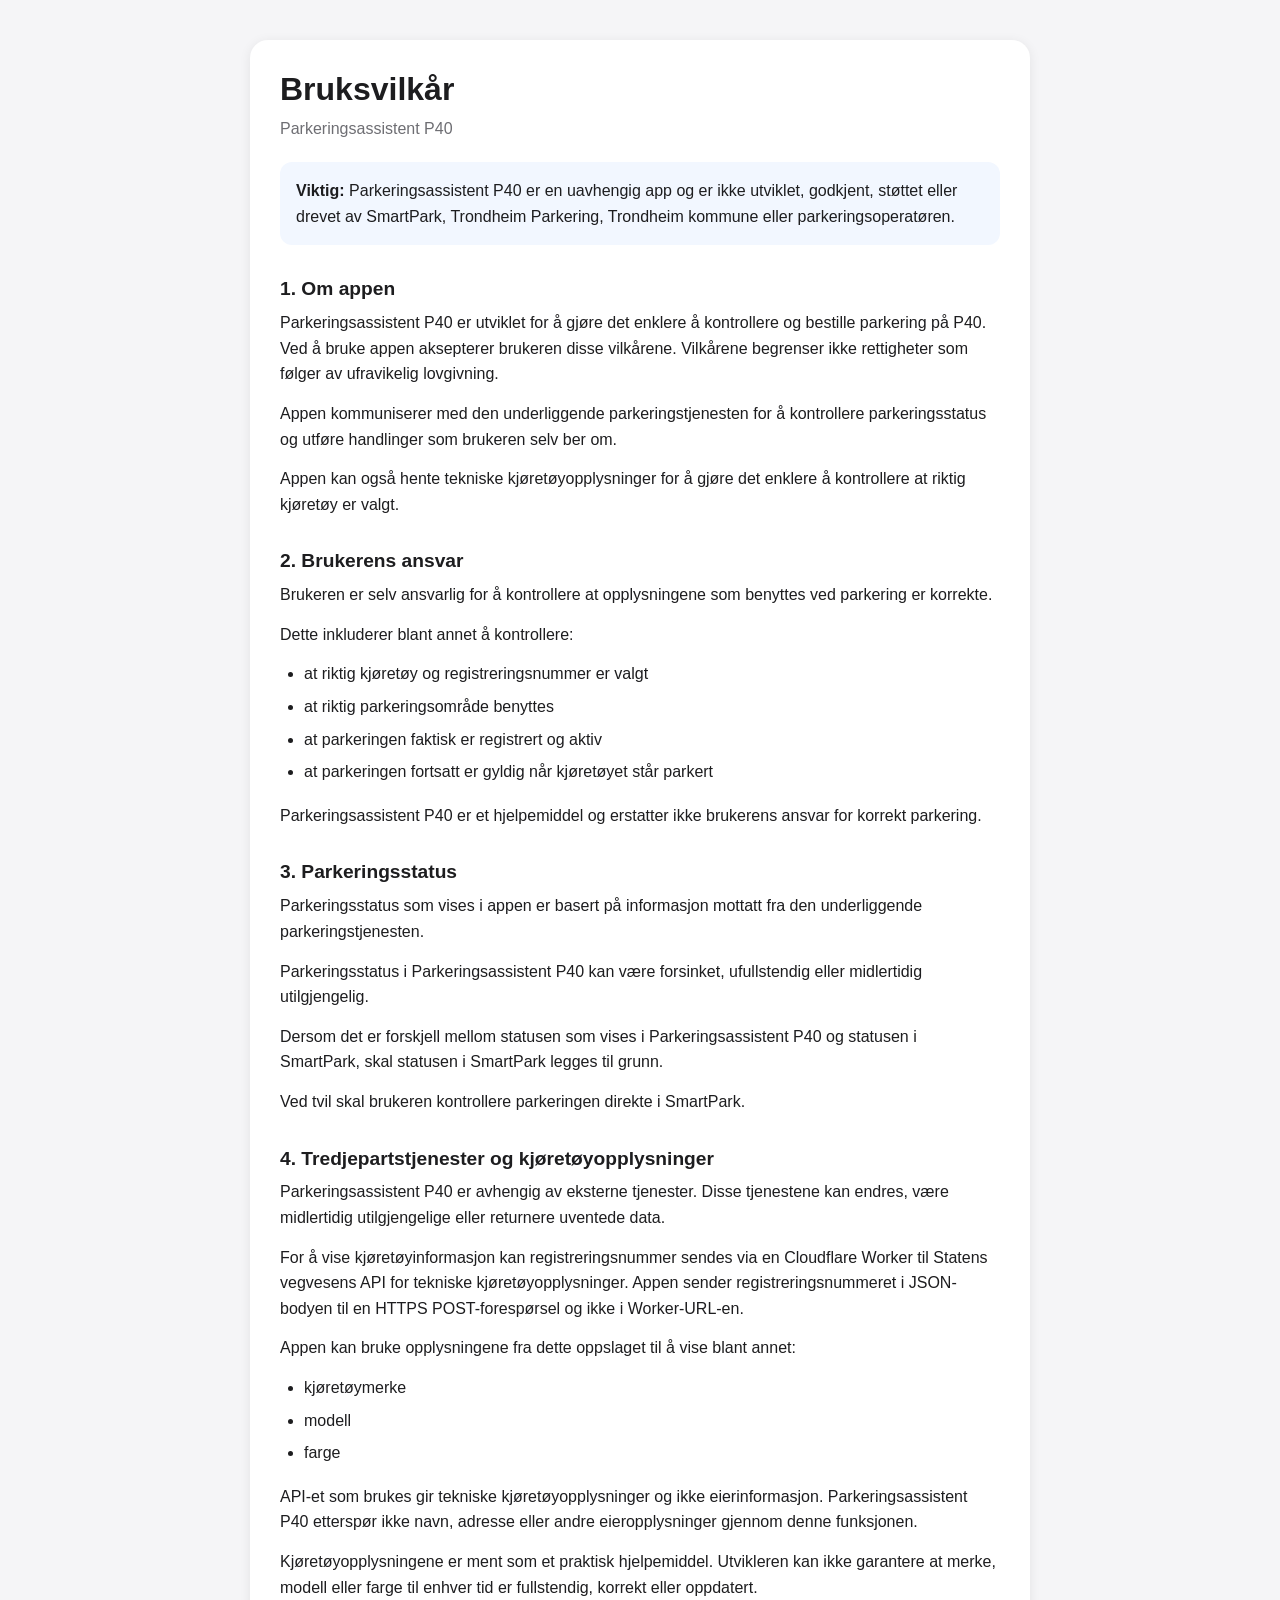
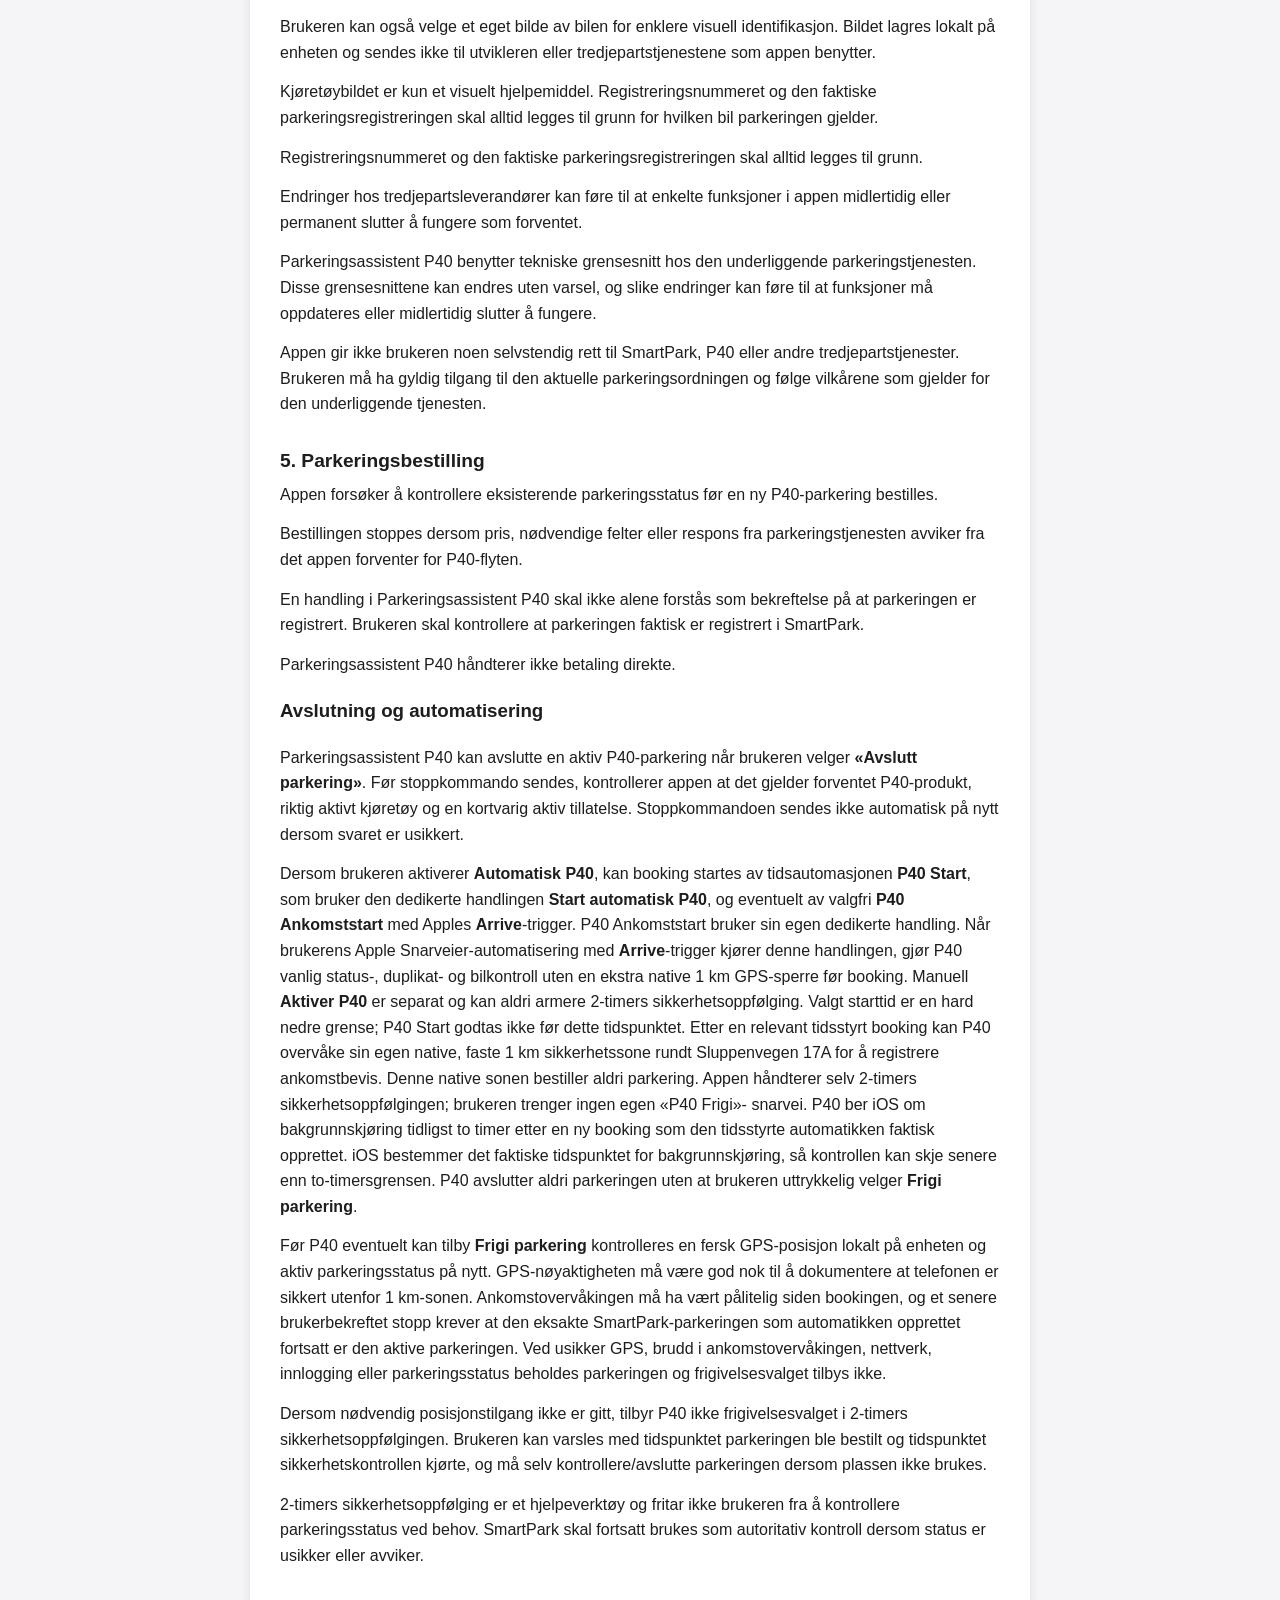
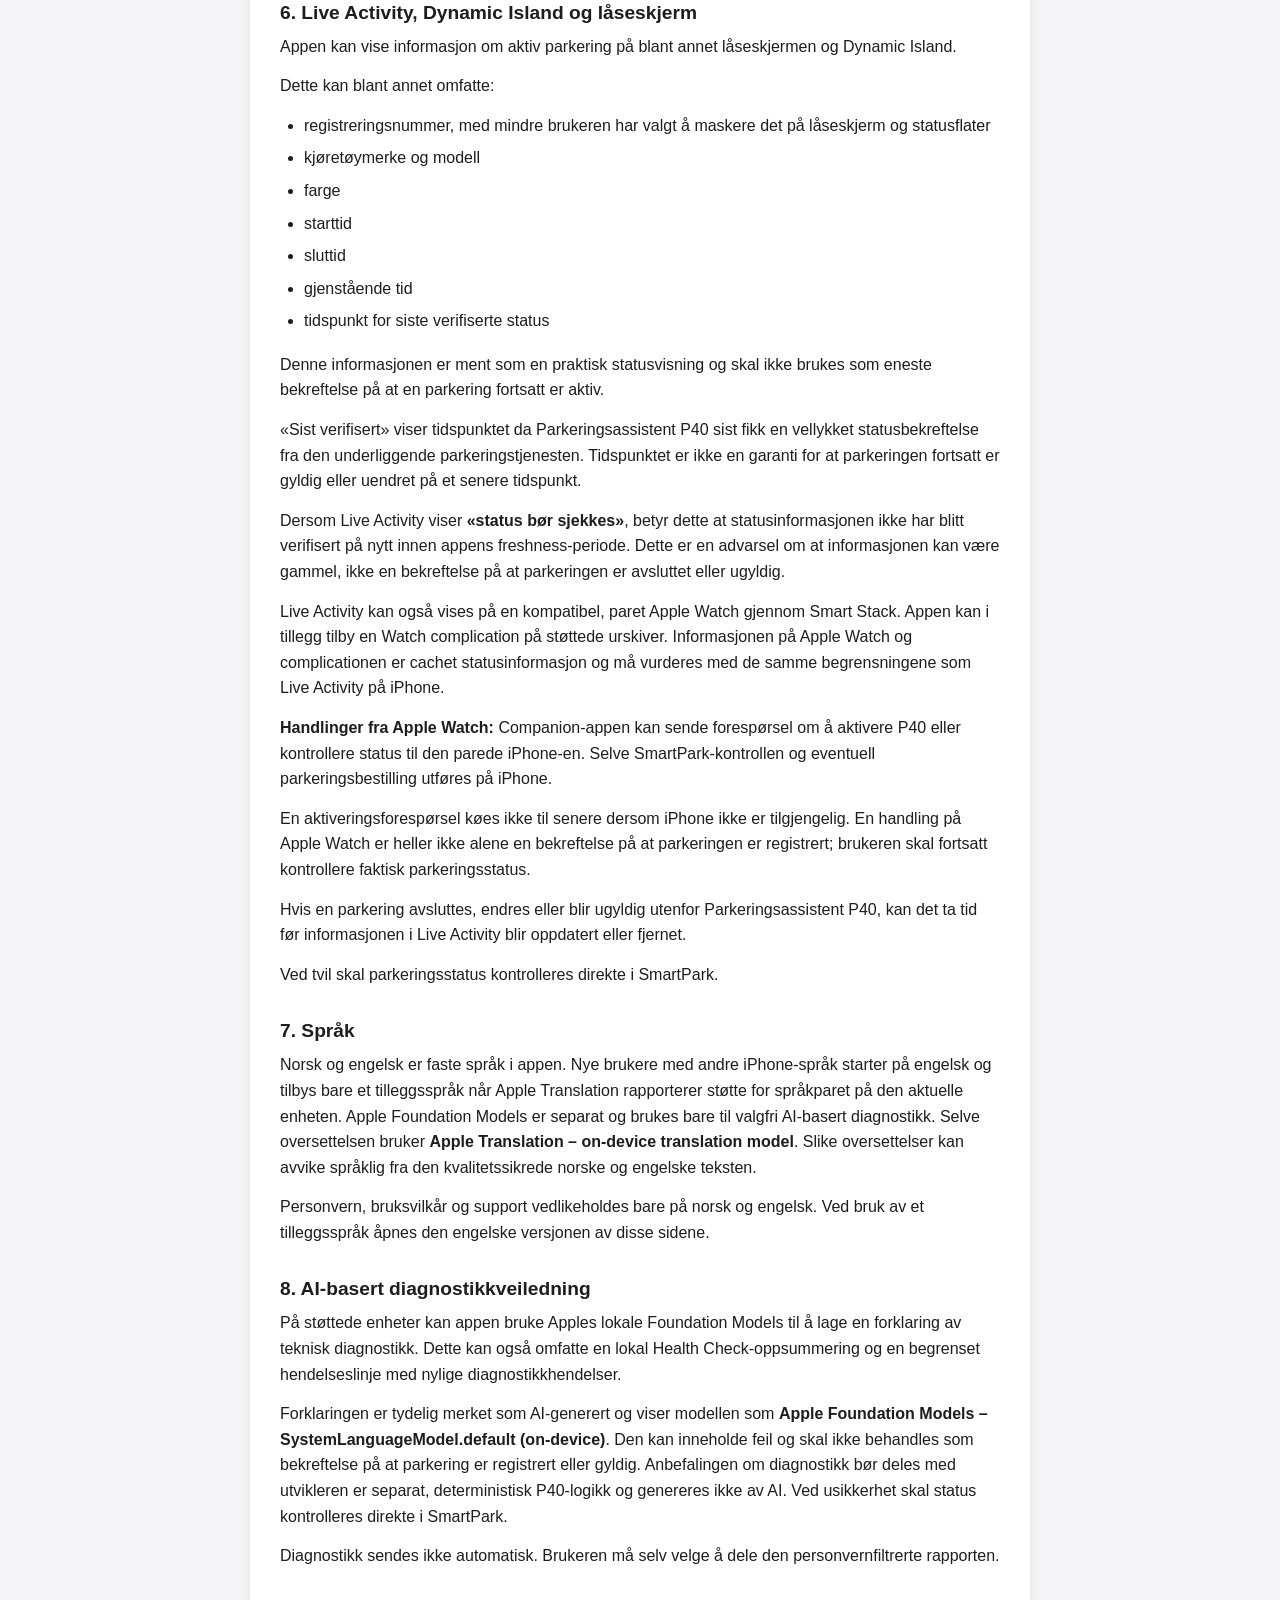
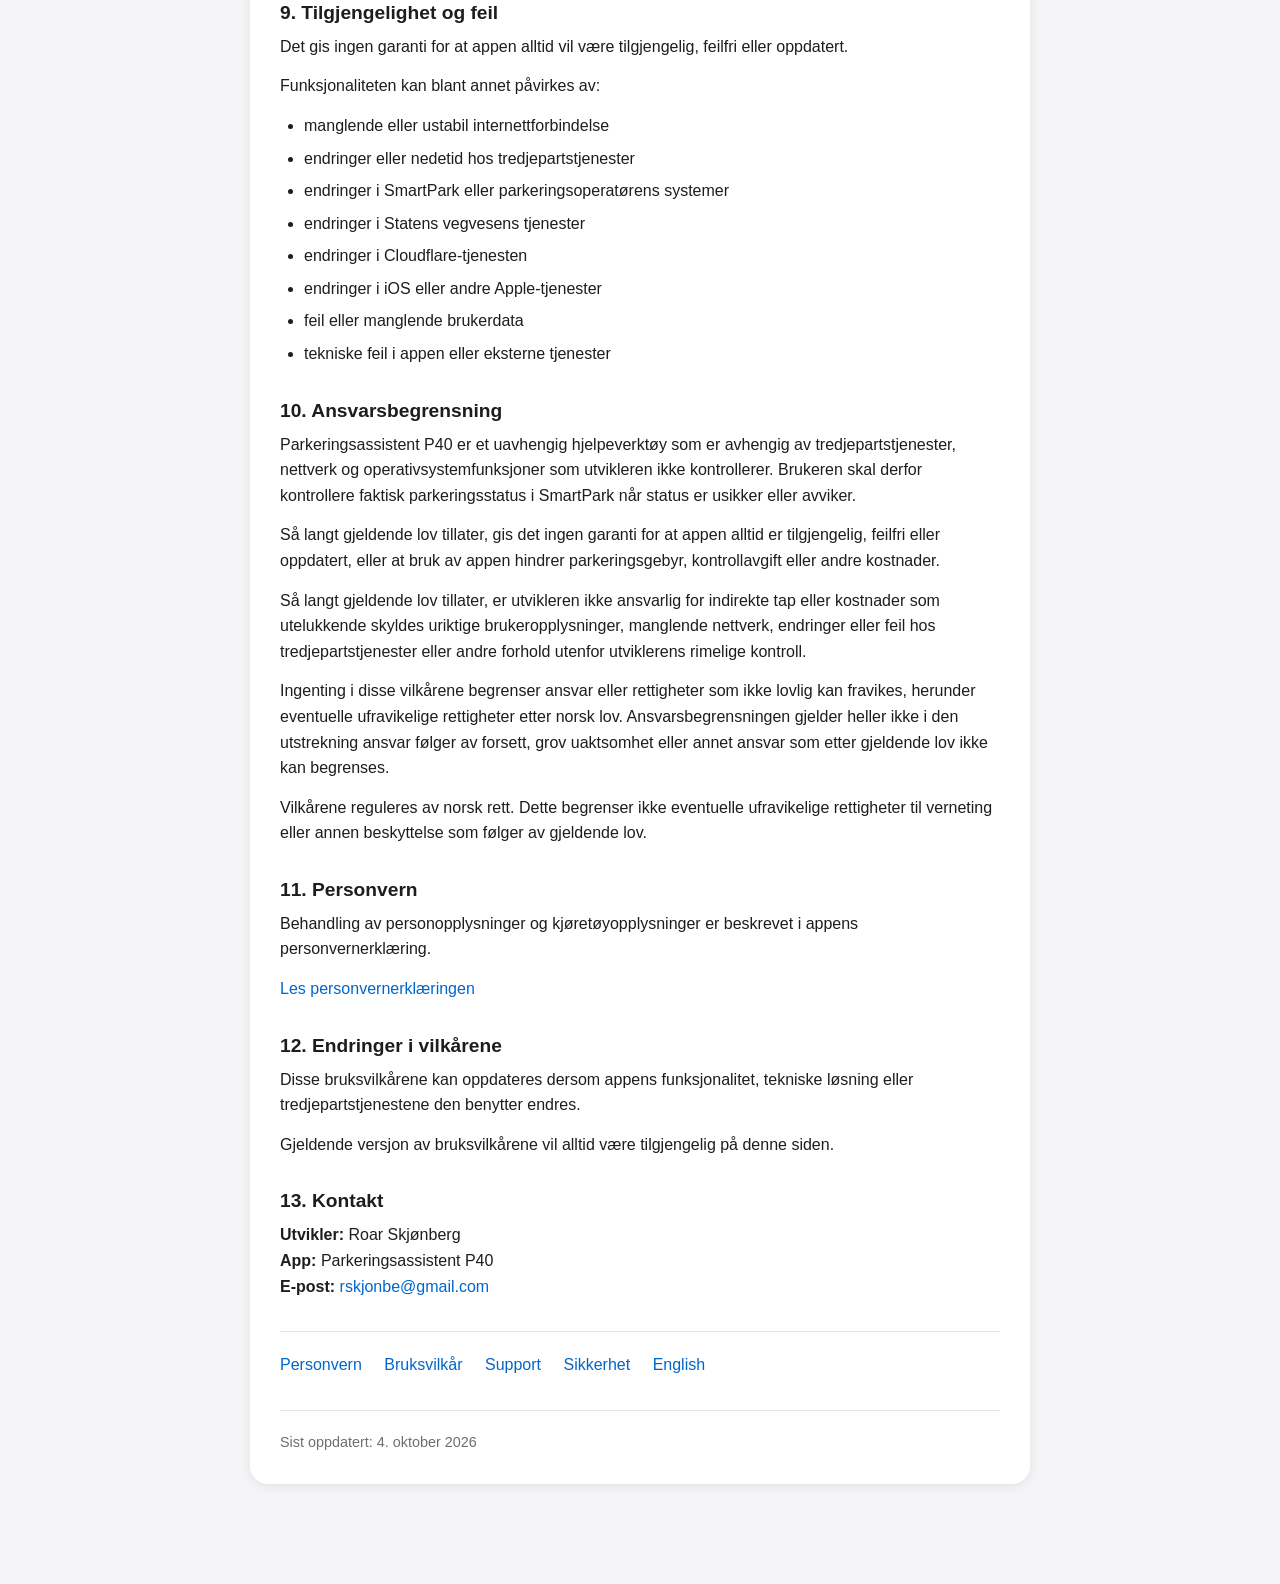
<file: vilkar.html>
<!DOCTYPE html>
<html lang="nb">
<head>
  <meta charset="UTF-8">
  <meta name="viewport" content="width=device-width, initial-scale=1.0">

  <title>Bruksvilkår – Parkeringsassistent P40</title>

  <link rel="stylesheet" href="style.css">
</head>

<body>

<main>
  <div class="card">

    <h1>Bruksvilkår</h1>

    <p class="intro">
      Parkeringsassistent P40
    </p>

    <div class="notice">
      <strong>Viktig:</strong>
      Parkeringsassistent P40 er en uavhengig app og er ikke utviklet,
      godkjent, støttet eller drevet av SmartPark, Trondheim Parkering,
      Trondheim kommune eller parkeringsoperatøren.
    </div>


    <h2>1. Om appen</h2>

    <p>
      Parkeringsassistent P40 er utviklet for å gjøre det enklere å
      kontrollere og bestille parkering på P40. Ved å bruke appen aksepterer
      brukeren disse vilkårene. Vilkårene begrenser ikke rettigheter som følger
      av ufravikelig lovgivning.
    </p>

    <p>
      Appen kommuniserer med den underliggende parkeringstjenesten for
      å kontrollere parkeringsstatus og utføre handlinger som brukeren
      selv ber om.
    </p>

    <p>
      Appen kan også hente tekniske kjøretøyopplysninger for å gjøre det
      enklere å kontrollere at riktig kjøretøy er valgt.
    </p>


    <h2>2. Brukerens ansvar</h2>

    <p>
      Brukeren er selv ansvarlig for å kontrollere at opplysningene som
      benyttes ved parkering er korrekte.
    </p>

    <p>
      Dette inkluderer blant annet å kontrollere:
    </p>

    <ul>
      <li>at riktig kjøretøy og registreringsnummer er valgt</li>
      <li>at riktig parkeringsområde benyttes</li>
      <li>at parkeringen faktisk er registrert og aktiv</li>
      <li>at parkeringen fortsatt er gyldig når kjøretøyet står parkert</li>
    </ul>

    <p>
      Parkeringsassistent P40 er et hjelpemiddel og erstatter ikke
      brukerens ansvar for korrekt parkering.
    </p>


    <h2>3. Parkeringsstatus</h2>

    <p>
      Parkeringsstatus som vises i appen er basert på informasjon
      mottatt fra den underliggende parkeringstjenesten.
    </p>

    <p>
      Parkeringsstatus i Parkeringsassistent P40 kan være forsinket,
      ufullstendig eller midlertidig utilgjengelig.
    </p>

    <p>
      Dersom det er forskjell mellom statusen som vises i
      Parkeringsassistent P40 og statusen i SmartPark, skal statusen
      i SmartPark legges til grunn.
    </p>

    <p>
      Ved tvil skal brukeren kontrollere parkeringen direkte i SmartPark.
    </p>


    <h2>4. Tredjepartstjenester og kjøretøyopplysninger</h2>

    <p>
      Parkeringsassistent P40 er avhengig av eksterne tjenester.
      Disse tjenestene kan endres, være midlertidig utilgjengelige
      eller returnere uventede data.
    </p>

    <p>
      For å vise kjøretøyinformasjon kan registreringsnummer sendes via
      en Cloudflare Worker til Statens vegvesens API for tekniske
      kjøretøyopplysninger. Appen sender registreringsnummeret i JSON-bodyen
      til en HTTPS POST-forespørsel og ikke i Worker-URL-en.
    </p>

    <p>
      Appen kan bruke opplysningene fra dette oppslaget til å vise blant annet:
    </p>

    <ul>
      <li>kjøretøymerke</li>
      <li>modell</li>
      <li>farge</li>
    </ul>

    <p>
      API-et som brukes gir tekniske kjøretøyopplysninger og ikke
      eierinformasjon. Parkeringsassistent P40 etterspør ikke navn,
      adresse eller andre eieropplysninger gjennom denne funksjonen.
    </p>

    <p>
      Kjøretøyopplysningene er ment som et praktisk hjelpemiddel.
      Utvikleren kan ikke garantere at merke, modell eller farge til
      enhver tid er fullstendig, korrekt eller oppdatert.
    </p>

    <p>
      Brukeren kan også velge et eget bilde av bilen for enklere visuell
      identifikasjon. Bildet lagres lokalt på enheten og sendes ikke til
      utvikleren eller tredjepartstjenestene som appen benytter.
    </p>

    <p>
      Kjøretøybildet er kun et visuelt hjelpemiddel. Registreringsnummeret og
      den faktiske parkeringsregistreringen skal alltid legges til grunn for
      hvilken bil parkeringen gjelder.
    </p>

    <p>
      Registreringsnummeret og den faktiske parkeringsregistreringen
      skal alltid legges til grunn.
    </p>

    <p>
      Endringer hos tredjepartsleverandører kan føre til at enkelte
      funksjoner i appen midlertidig eller permanent slutter å fungere
      som forventet.
    </p>

    <p>
      Parkeringsassistent P40 benytter tekniske grensesnitt hos den
      underliggende parkeringstjenesten. Disse grensesnittene kan endres uten
      varsel, og slike endringer kan føre til at funksjoner må oppdateres eller
      midlertidig slutter å fungere.
    </p>
    <p>
      Appen gir ikke brukeren noen selvstendig rett til SmartPark, P40 eller
      andre tredjepartstjenester. Brukeren må ha gyldig tilgang til den
      aktuelle parkeringsordningen og følge vilkårene som gjelder for den
      underliggende tjenesten.
    </p>


    <h2>5. Parkeringsbestilling</h2>

    <p>
      Appen forsøker å kontrollere eksisterende parkeringsstatus før
      en ny P40-parkering bestilles.
    </p>

    <p>
      Bestillingen stoppes dersom pris, nødvendige felter eller respons
      fra parkeringstjenesten avviker fra det appen forventer for
      P40-flyten.
    </p>

    <p>
      En handling i Parkeringsassistent P40 skal ikke alene forstås som
      bekreftelse på at parkeringen er registrert. Brukeren skal kontrollere
      at parkeringen faktisk er registrert i SmartPark.
    </p>

    <p>
      Parkeringsassistent P40 håndterer ikke betaling direkte.
    </p>


    <h3>Avslutning og automatisering</h3>

    <p>
      Parkeringsassistent P40 kan avslutte en aktiv P40-parkering når brukeren
      velger <strong>«Avslutt parkering»</strong>. Før stoppkommando sendes,
      kontrollerer appen at det gjelder forventet P40-produkt, riktig aktivt
      kjøretøy og en kortvarig aktiv tillatelse. Stoppkommandoen sendes ikke
      automatisk på nytt dersom svaret er usikkert.
    </p>

    <p>
      Dersom brukeren aktiverer <strong>Automatisk P40</strong>, kan booking
      startes av tidsautomasjonen <strong>P40 Start</strong>, som bruker den
      dedikerte handlingen <strong>Start automatisk P40</strong>, og eventuelt
      av valgfri <strong>P40 Ankomststart</strong> med Apples
      <strong>Arrive</strong>-trigger. P40 Ankomststart bruker sin egen
      dedikerte handling. Når brukerens Apple Snarveier-automatisering med
      <strong>Arrive</strong>-trigger kjører denne handlingen, gjør P40 vanlig
      status-, duplikat- og bilkontroll uten en ekstra native 1 km GPS-sperre
      før booking. Manuell <strong>Aktiver P40</strong> er separat og kan aldri
      armere 2-timers sikkerhetsoppfølging. Valgt starttid er en hard nedre
      grense; P40 Start godtas ikke før dette tidspunktet. Etter en relevant
      tidsstyrt booking kan P40 overvåke sin egen native, faste 1 km
      sikkerhetssone rundt Sluppenvegen 17A for å registrere ankomstbevis.
      Denne native sonen bestiller aldri parkering. Appen håndterer selv
      2-timers sikkerhetsoppfølgingen; brukeren trenger ingen egen «P40 Frigi»-
      snarvei. P40 ber iOS om bakgrunnskjøring tidligst to timer etter en ny
      booking som den tidsstyrte automatikken faktisk opprettet. iOS bestemmer
      det faktiske tidspunktet for bakgrunnskjøring, så kontrollen kan skje
      senere enn to-timersgrensen. P40 avslutter aldri parkeringen uten at
      brukeren uttrykkelig velger <strong>Frigi parkering</strong>.
    </p>

    <p>
      Før P40 eventuelt kan tilby <strong>Frigi parkering</strong> kontrolleres
      en fersk GPS-posisjon lokalt på enheten og aktiv parkeringsstatus på nytt.
      GPS-nøyaktigheten må være god nok til å dokumentere at telefonen er sikkert
      utenfor 1 km-sonen. Ankomstovervåkingen må ha vært pålitelig siden
      bookingen, og et senere brukerbekreftet stopp krever at den eksakte
      SmartPark-parkeringen som automatikken opprettet fortsatt er den aktive
      parkeringen. Ved usikker GPS, brudd i ankomstovervåkingen, nettverk,
      innlogging eller parkeringsstatus beholdes parkeringen og frigivelsesvalget
      tilbys ikke.
    </p>

    <p>
      Dersom nødvendig posisjonstilgang ikke er gitt, tilbyr P40 ikke
      frigivelsesvalget i 2-timers sikkerhetsoppfølgingen. Brukeren kan varsles
      med tidspunktet parkeringen ble bestilt og tidspunktet sikkerhetskontrollen
      kjørte, og må selv kontrollere/avslutte parkeringen dersom plassen ikke
      brukes.
    </p>

    <p>
      2-timers sikkerhetsoppfølging er et hjelpeverktøy og fritar ikke brukeren
      fra å kontrollere parkeringsstatus ved behov. SmartPark skal fortsatt brukes som
      autoritativ kontroll dersom status er usikker eller avviker.
    </p>

    <h2>6. Live Activity, Dynamic Island og låseskjerm</h2>

    <p>
      Appen kan vise informasjon om aktiv parkering på blant annet
      låseskjermen og Dynamic Island.
    </p>

    <p>
      Dette kan blant annet omfatte:
    </p>

    <ul>
      <li>registreringsnummer, med mindre brukeren har valgt å maskere det på låseskjerm og statusflater</li>
      <li>kjøretøymerke og modell</li>
      <li>farge</li>
      <li>starttid</li>
      <li>sluttid</li>
      <li>gjenstående tid</li>
      <li>tidspunkt for siste verifiserte status</li>
    </ul>

    <p>
      Denne informasjonen er ment som en praktisk statusvisning og
      skal ikke brukes som eneste bekreftelse på at en parkering
      fortsatt er aktiv.
    </p>

    <p>
      «Sist verifisert» viser tidspunktet da Parkeringsassistent P40 sist fikk
      en vellykket statusbekreftelse fra den underliggende parkeringstjenesten.
      Tidspunktet er ikke en garanti for at parkeringen fortsatt er gyldig eller
      uendret på et senere tidspunkt.
    </p>

    <p>
      Dersom Live Activity viser <strong>«status bør sjekkes»</strong>, betyr
      dette at statusinformasjonen ikke har blitt verifisert på nytt innen
      appens freshness-periode. Dette er en advarsel om at informasjonen kan
      være gammel, ikke en bekreftelse på at parkeringen er avsluttet eller
      ugyldig.
    </p>

    <p>
      Live Activity kan også vises på en kompatibel, paret Apple Watch gjennom
      Smart Stack. Appen kan i tillegg tilby en Watch complication på støttede
      urskiver. Informasjonen på Apple Watch og complicationen er cachet
      statusinformasjon og må vurderes med de samme begrensningene som
      Live Activity på iPhone.
    </p>


    <p>
      <strong>Handlinger fra Apple Watch:</strong> Companion-appen kan sende
      forespørsel om å aktivere P40 eller kontrollere status til den parede
      iPhone-en. Selve SmartPark-kontrollen og eventuell parkeringsbestilling
      utføres på iPhone.
    </p>

    <p>
      En aktiveringsforespørsel køes ikke til senere dersom iPhone ikke er
      tilgjengelig. En handling på Apple Watch er heller ikke alene en
      bekreftelse på at parkeringen er registrert; brukeren skal fortsatt
      kontrollere faktisk parkeringsstatus.
    </p>

    <p>
      Hvis en parkering avsluttes, endres eller blir ugyldig utenfor
      Parkeringsassistent P40, kan det ta tid før informasjonen i
      Live Activity blir oppdatert eller fjernet.
    </p>

    <p>
      Ved tvil skal parkeringsstatus kontrolleres direkte i SmartPark.
    </p>


    <h2>7. Språk</h2>

    <p>
      Norsk og engelsk er faste språk i appen. Nye brukere med andre
      iPhone-språk starter på engelsk og tilbys bare et tilleggsspråk når
      Apple Translation rapporterer støtte for språkparet på den aktuelle
      enheten. Apple Foundation Models er separat og brukes bare til valgfri
      AI-basert diagnostikk. Selve oversettelsen bruker <strong>Apple
      Translation – on-device translation model</strong>. Slike oversettelser kan avvike
      språklig fra den kvalitetssikrede norske og engelske teksten.
    </p>

    <p>
      Personvern, bruksvilkår og support vedlikeholdes bare på norsk og
      engelsk. Ved bruk av et tilleggsspråk åpnes den engelske versjonen av
      disse sidene.
    </p>


    <h2>8. AI-basert diagnostikkveiledning</h2>
    <p>
      På støttede enheter kan appen bruke Apples lokale Foundation Models til å
      lage en forklaring av teknisk diagnostikk. Dette kan også omfatte en lokal
      Health Check-oppsummering og en begrenset hendelseslinje med nylige
      diagnostikkhendelser.
    </p>
    <p>
      Forklaringen er tydelig merket som AI-generert og viser modellen som
      <strong>Apple Foundation Models – SystemLanguageModel.default (on-device)</strong>.
      Den kan inneholde feil og skal
      ikke behandles som bekreftelse på at parkering er registrert eller gyldig.
      Anbefalingen om diagnostikk bør deles med utvikleren er separat,
      deterministisk P40-logikk og genereres ikke av AI. Ved usikkerhet skal
      status kontrolleres direkte i SmartPark.
    </p>
    <p>
      Diagnostikk sendes ikke automatisk. Brukeren må selv velge å dele den
      personvernfiltrerte rapporten.
    </p>

    <h2>9. Tilgjengelighet og feil</h2>

    <p>
      Det gis ingen garanti for at appen alltid vil være tilgjengelig,
      feilfri eller oppdatert.
    </p>

    <p>
      Funksjonaliteten kan blant annet påvirkes av:
    </p>

    <ul>
      <li>manglende eller ustabil internettforbindelse</li>
      <li>endringer eller nedetid hos tredjepartstjenester</li>
      <li>endringer i SmartPark eller parkeringsoperatørens systemer</li>
      <li>endringer i Statens vegvesens tjenester</li>
      <li>endringer i Cloudflare-tjenesten</li>
      <li>endringer i iOS eller andre Apple-tjenester</li>
      <li>feil eller manglende brukerdata</li>
      <li>tekniske feil i appen eller eksterne tjenester</li>
    </ul>


    <h2>10. Ansvarsbegrensning</h2>

    <p>
      Parkeringsassistent P40 er et uavhengig hjelpeverktøy som er avhengig av
      tredjepartstjenester, nettverk og operativsystemfunksjoner som utvikleren
      ikke kontrollerer. Brukeren skal derfor kontrollere faktisk
      parkeringsstatus i SmartPark når status er usikker eller avviker.
    </p>

    <p>
      Så langt gjeldende lov tillater, gis det ingen garanti for at appen alltid
      er tilgjengelig, feilfri eller oppdatert, eller at bruk av appen hindrer
      parkeringsgebyr, kontrollavgift eller andre kostnader.
    </p>

    <p>
      Så langt gjeldende lov tillater, er utvikleren ikke ansvarlig for indirekte
      tap eller kostnader som utelukkende skyldes uriktige brukeropplysninger,
      manglende nettverk, endringer eller feil hos tredjepartstjenester eller
      andre forhold utenfor utviklerens rimelige kontroll.
    </p>

    <p>
      Ingenting i disse vilkårene begrenser ansvar eller rettigheter som ikke
      lovlig kan fravikes, herunder eventuelle ufravikelige rettigheter etter
      norsk lov. Ansvarsbegrensningen gjelder heller ikke i den utstrekning
      ansvar følger av forsett, grov uaktsomhet eller annet ansvar som etter
      gjeldende lov ikke kan begrenses.
    </p>

    <p>
      Vilkårene reguleres av norsk rett. Dette begrenser ikke eventuelle
      ufravikelige rettigheter til verneting eller annen beskyttelse som følger
      av gjeldende lov.
    </p>


    <h2>11. Personvern</h2>

    <p>
      Behandling av personopplysninger og kjøretøyopplysninger er
      beskrevet i appens personvernerklæring.
    </p>

    <p>
      <a href="./">
        Les personvernerklæringen
      </a>
    </p>


    <h2>12. Endringer i vilkårene</h2>

    <p>
      Disse bruksvilkårene kan oppdateres dersom appens funksjonalitet,
      tekniske løsning eller tredjepartstjenestene den benytter endres.
    </p>

    <p>
      Gjeldende versjon av bruksvilkårene vil alltid være tilgjengelig
      på denne siden.
    </p>


    <h2>13. Kontakt</h2>

    <p>
      <strong>Utvikler:</strong> Roar Skjønberg<br>
      <strong>App:</strong> Parkeringsassistent P40<br>
      <strong>E-post:</strong>
      <a href="mailto:rskjonbe@gmail.com">rskjonbe@gmail.com</a>
    </p>


    <nav>
      <a href="./">Personvern</a>
      <a href="vilkar.html">Bruksvilkår</a>
      <a href="support.html">Support</a>
      <a href="security.html">Sikkerhet</a>
      <a href="en/vilkar.html">English</a>
    </nav>

    <footer>
      Sist oppdatert: 4. oktober 2026
    </footer>

  </div>
</main>

</body>
</html>
</file>
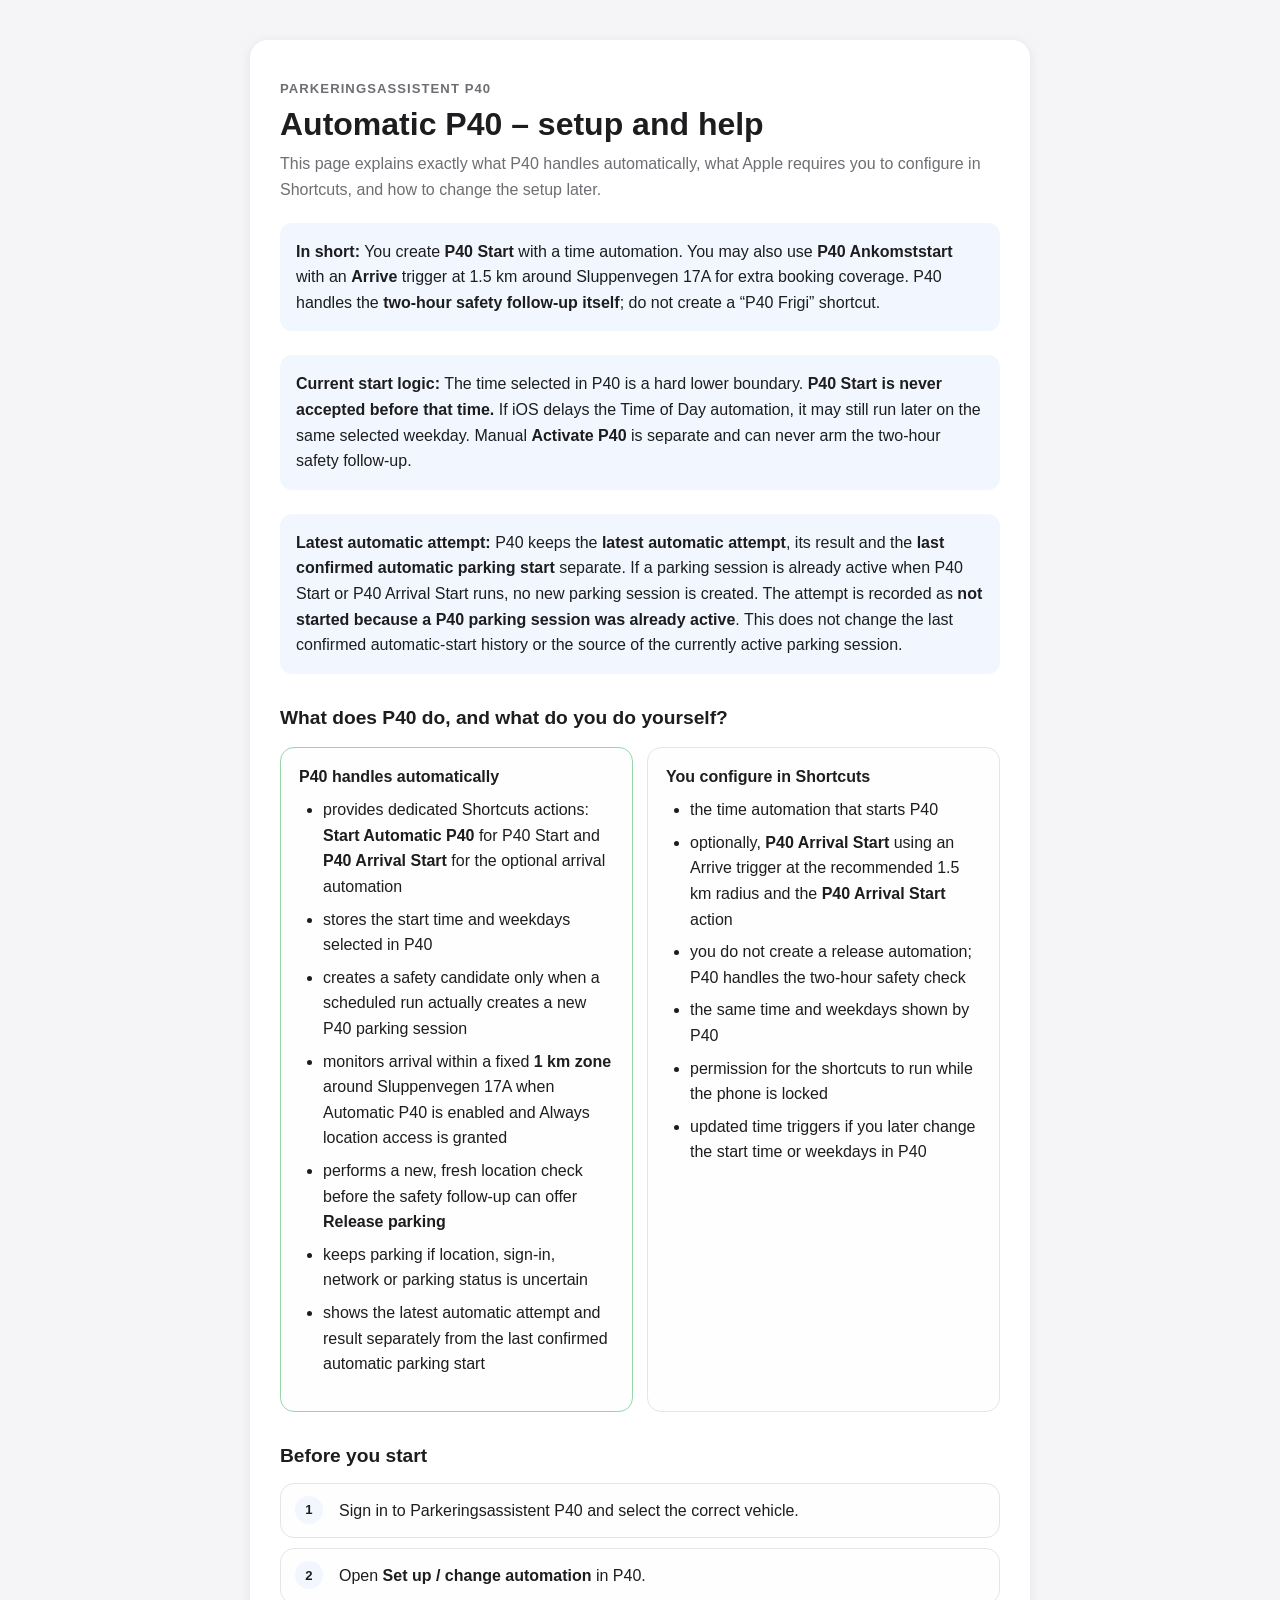
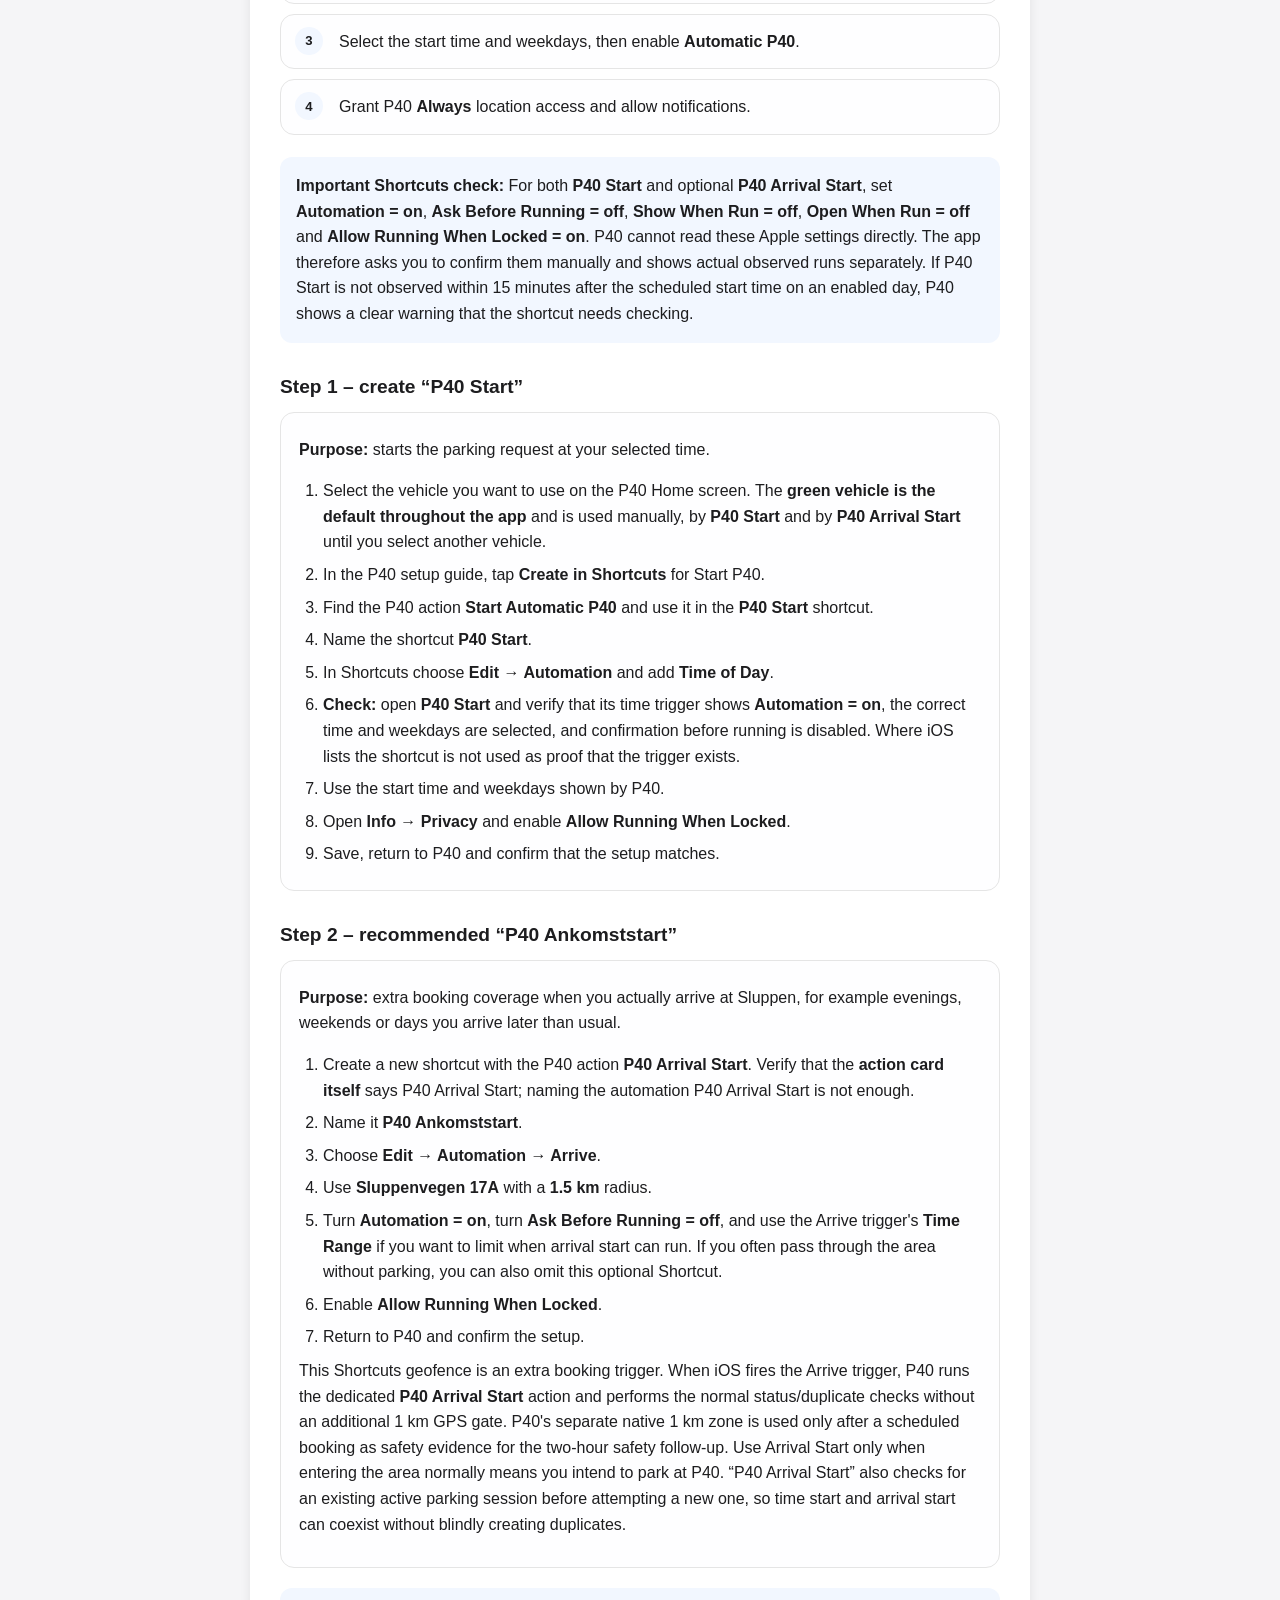
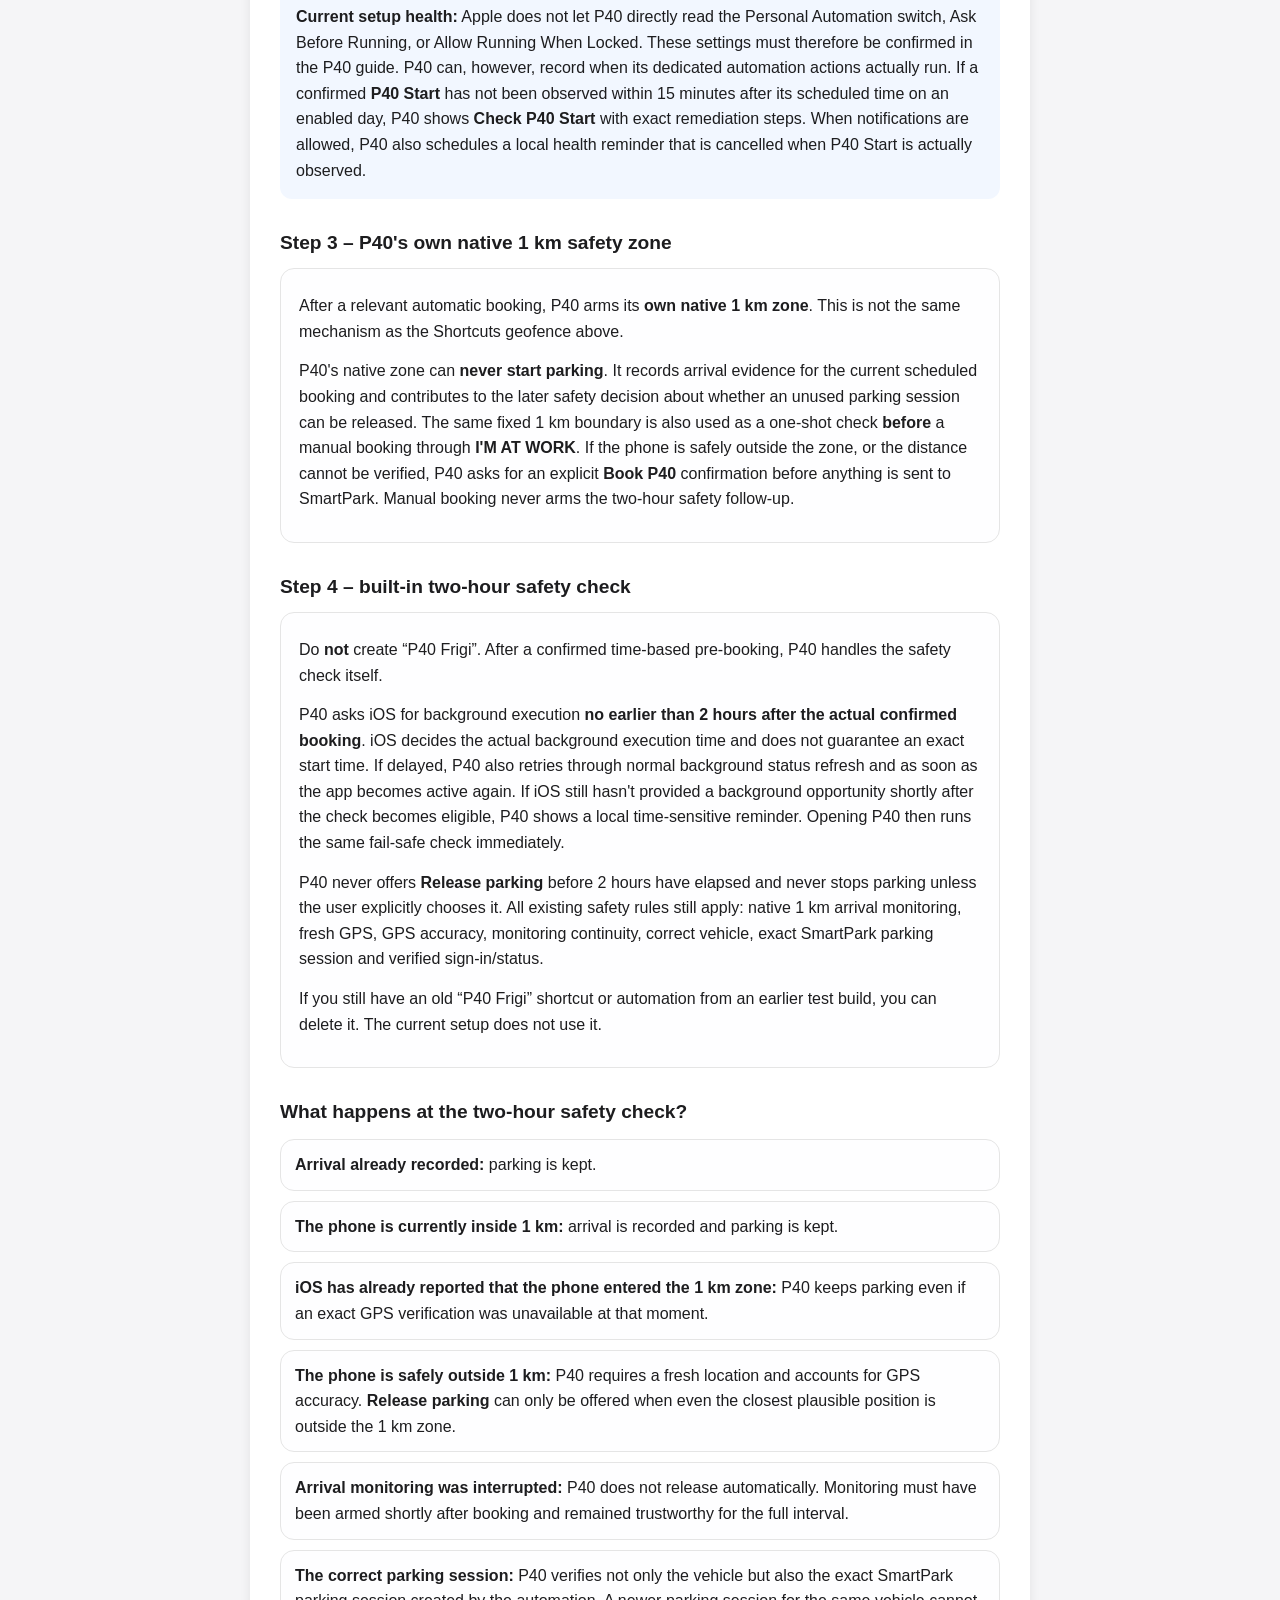
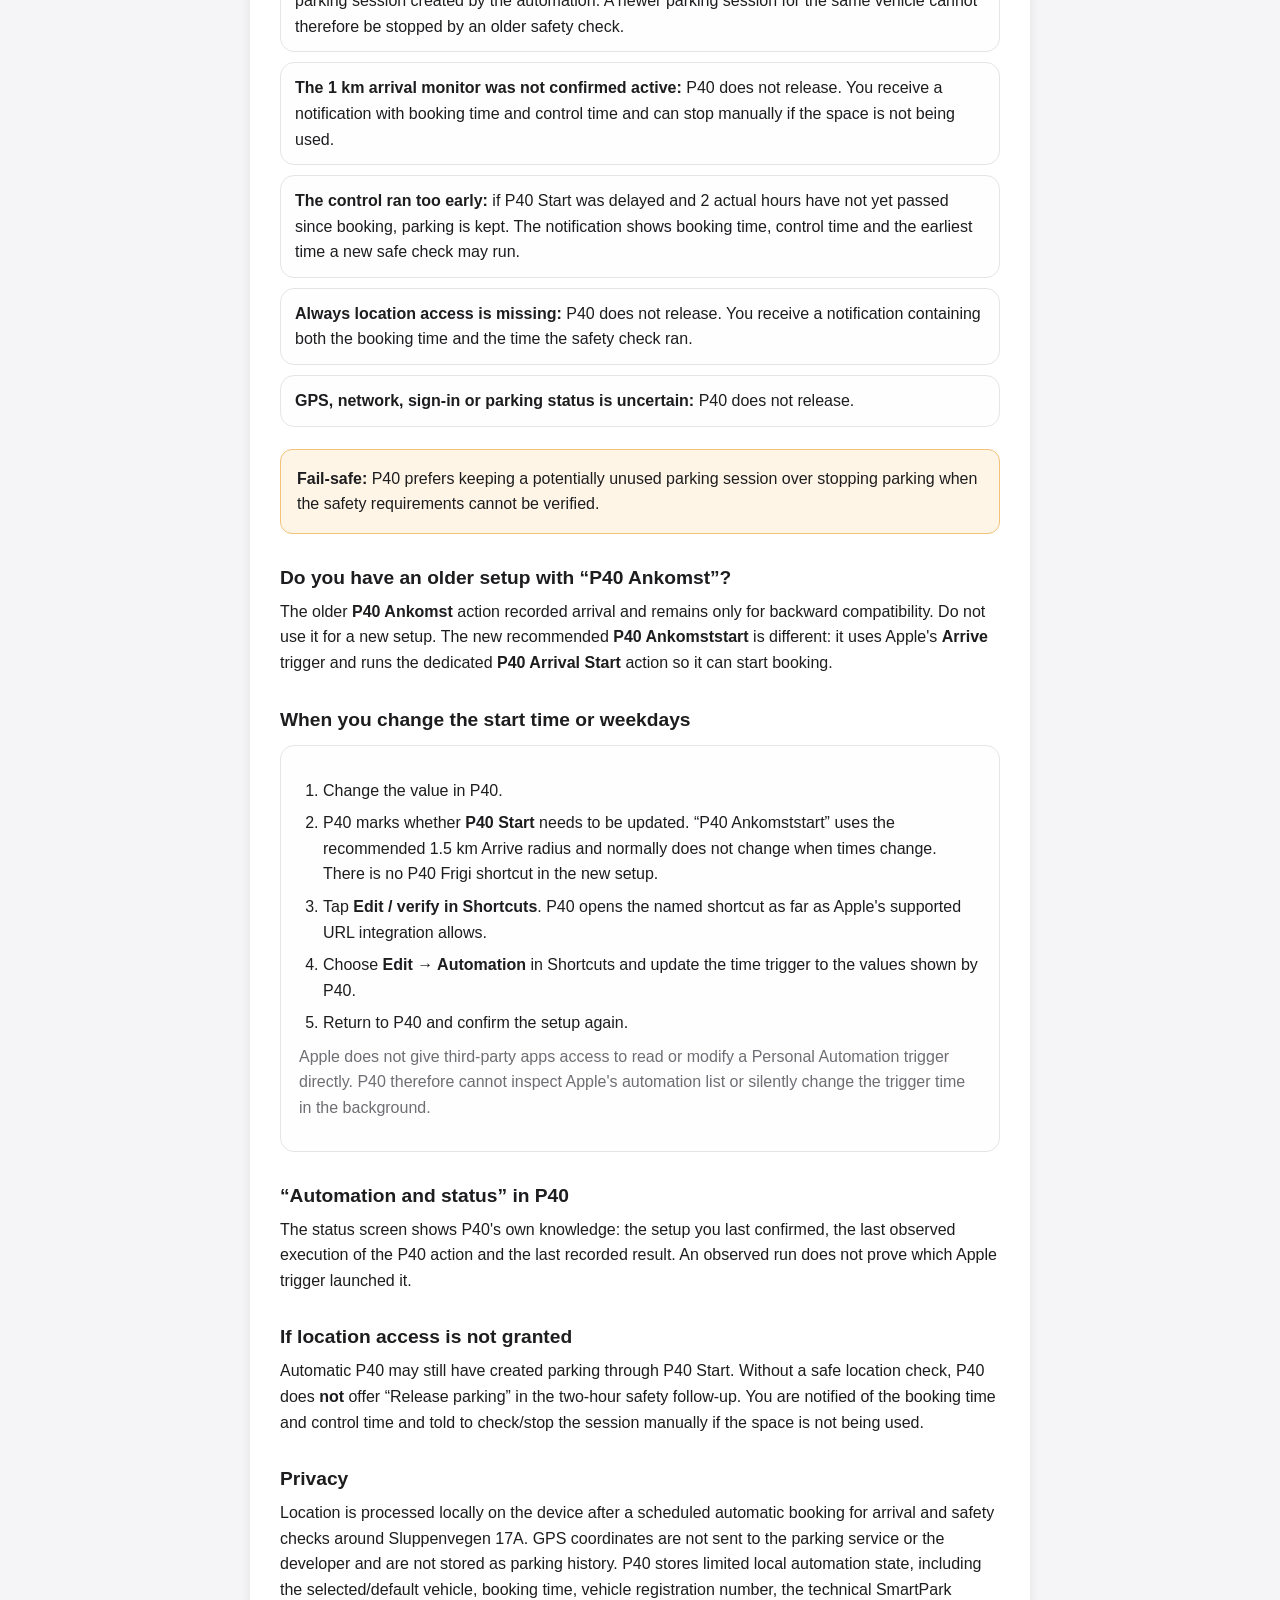
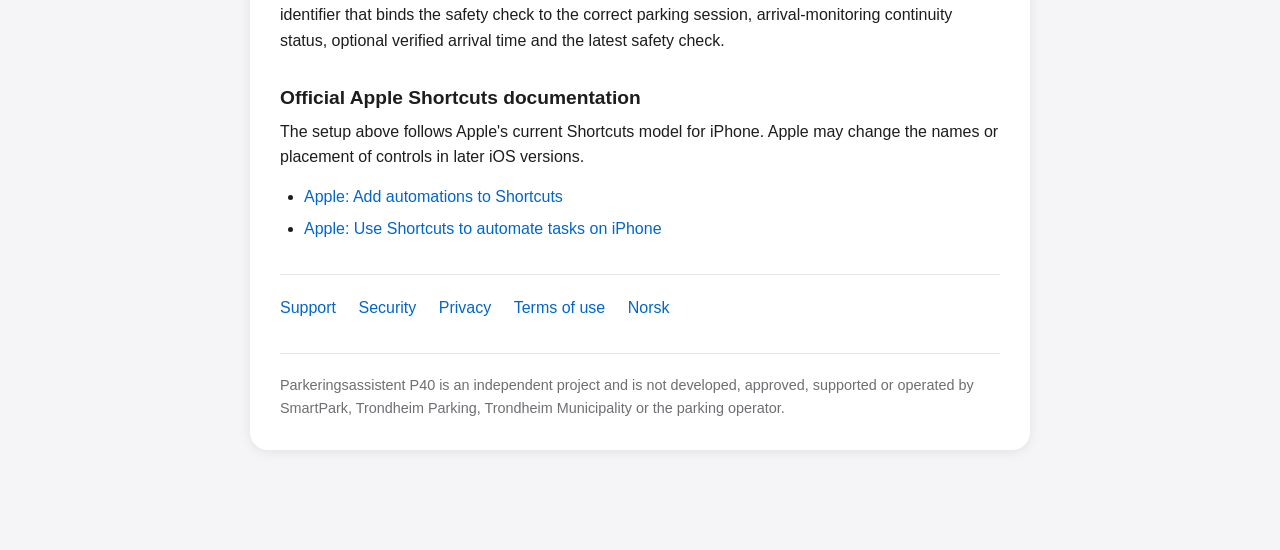
<file: en/automation.html>
<!DOCTYPE html>
<html lang="en">
<head>
  <meta charset="UTF-8">
  <meta name="viewport" content="width=device-width, initial-scale=1.0">
  <title>Automatic P40 – setup and help</title>
  <link rel="stylesheet" href="../style.css">
</head>
<body>
<main>
  <div class="card">
    <p class="eyebrow">Parkeringsassistent P40</p>
    <h1>Automatic P40 – setup and help</h1>
    <p class="intro">
      This page explains exactly what P40 handles automatically, what Apple
      requires you to configure in Shortcuts, and how to change the setup later.
    </p>

    <div class="notice">
      <strong>In short:</strong>
      You create <strong>P40 Start</strong> with a time automation. You may
      also use <strong>P40 Ankomststart</strong> with an <strong>Arrive</strong>
      trigger at 1.5 km around Sluppenvegen 17A for extra booking coverage.
      P40 handles the <strong>two-hour safety follow-up itself</strong>; do not
      create a “P40 Frigi” shortcut.
    </div>

    <div class="notice">
      <strong>Current start logic:</strong>
      The time selected in P40 is a hard lower boundary. <strong>P40 Start is
      never accepted before that time.</strong> If iOS delays the Time of Day
      automation, it may still run later on the same selected weekday.
      Manual <strong>Activate P40</strong> is separate and can never arm the
      two-hour safety follow-up.
    </div>

    <div class="notice">
      <strong>Latest automatic attempt:</strong>
      P40 keeps the <strong>latest automatic attempt</strong>, its result and the
      <strong>last confirmed automatic parking start</strong> separate.
      If a parking session is already active when P40 Start or P40 Arrival Start
      runs, no new parking session is created. The attempt is recorded as
      <strong>not started because a P40 parking session was already active</strong>.
      This does not change the last confirmed automatic-start history or the
      source of the currently active parking session.
    </div>

    <h2>What does P40 do, and what do you do yourself?</h2>
    <div class="split-grid">
      <section class="panel good-panel">
        <h3>P40 handles automatically</h3>
        <ul>
          <li>provides dedicated Shortcuts actions: <strong>Start Automatic P40</strong> for P40 Start and <strong>P40 Arrival Start</strong> for the optional arrival automation</li>
          <li>stores the start time and weekdays selected in P40</li>
          <li>creates a safety candidate only when a scheduled run actually creates a new P40 parking session</li>
          <li>monitors arrival within a fixed <strong>1 km zone</strong> around Sluppenvegen 17A when Automatic P40 is enabled and Always location access is granted</li>
          <li>performs a new, fresh location check before the safety follow-up can offer <strong>Release parking</strong></li>
          <li>keeps parking if location, sign-in, network or parking status is uncertain</li>
          <li>shows the latest automatic attempt and result separately from the last confirmed automatic parking start</li>
        </ul>
      </section>

      <section class="panel">
        <h3>You configure in Shortcuts</h3>
        <ul>
          <li>the time automation that starts P40</li>
          <li>optionally, <strong>P40 Arrival Start</strong> using an Arrive trigger at the recommended 1.5 km radius and the <strong>P40 Arrival Start</strong> action</li>
          <li>you do not create a release automation; P40 handles the two-hour safety check</li>
          <li>the same time and weekdays shown by P40</li>
          <li>permission for the shortcuts to run while the phone is locked</li>
          <li>updated time triggers if you later change the start time or weekdays in P40</li>
        </ul>
      </section>
    </div>

    <h2>Before you start</h2>
    <div class="checklist">
      <div class="check-row"><span>1</span><p>Sign in to Parkeringsassistent P40 and select the correct vehicle.</p></div>
      <div class="check-row"><span>2</span><p>Open <strong>Set up / change automation</strong> in P40.</p></div>
      <div class="check-row"><span>3</span><p>Select the start time and weekdays, then enable <strong>Automatic P40</strong>.</p></div>
      <div class="check-row"><span>4</span><p>Grant P40 <strong>Always</strong> location access and allow notifications.</p></div>
    </div>

    <div class="notice">
      <strong>Important Shortcuts check:</strong>
      For both <strong>P40 Start</strong> and optional <strong>P40 Arrival Start</strong>,
      set <strong>Automation = on</strong>, <strong>Ask Before Running = off</strong>,
      <strong>Show When Run = off</strong>, <strong>Open When Run = off</strong>
      and <strong>Allow Running When Locked = on</strong>. P40 cannot read these
      Apple settings directly. The app therefore asks you to confirm them manually
      and shows actual observed runs separately. If P40 Start is not observed within
      15 minutes after the scheduled start time on an enabled day, P40 shows a clear
      warning that the shortcut needs checking.
    </div>

    <h2>Step 1 – create “P40 Start”</h2>
    <div class="step">
      <p><strong>Purpose:</strong> starts the parking request at your selected time.</p>
      <ol>
        <li>Select the vehicle you want to use on the P40 Home screen. The <strong>green vehicle is the default throughout the app</strong> and is used manually, by <strong>P40 Start</strong> and by <strong>P40 Arrival Start</strong> until you select another vehicle.</li>
        <li>In the P40 setup guide, tap <strong>Create in Shortcuts</strong> for Start P40.</li>
        <li>Find the P40 action <strong>Start Automatic P40</strong> and use it in the <strong>P40 Start</strong> shortcut.</li>
        <li>Name the shortcut <strong>P40 Start</strong>.</li>
        <li>In Shortcuts choose <strong>Edit → Automation</strong> and add <strong>Time of Day</strong>.</li>
        <li><strong>Check:</strong> open <strong>P40 Start</strong> and verify that its time trigger shows <strong>Automation = on</strong>, the correct time and weekdays are selected, and confirmation before running is disabled. Where iOS lists the shortcut is not used as proof that the trigger exists.</li>
        <li>Use the start time and weekdays shown by P40.</li>
        <li>Open <strong>Info → Privacy</strong> and enable <strong>Allow Running When Locked</strong>.</li>
        <li>Save, return to P40 and confirm that the setup matches.</li>
      </ol>
    </div>

    <h2>Step 2 – recommended “P40 Ankomststart”</h2>
    <div class="step">
      <p><strong>Purpose:</strong> extra booking coverage when you actually arrive at Sluppen, for example evenings, weekends or days you arrive later than usual.</p>
      <ol>
        <li>Create a new shortcut with the P40 action <strong>P40 Arrival Start</strong>. Verify that the <strong>action card itself</strong> says P40 Arrival Start; naming the automation P40 Arrival Start is not enough.</li>
        <li>Name it <strong>P40 Ankomststart</strong>.</li>
        <li>Choose <strong>Edit → Automation → Arrive</strong>.</li>
        <li>Use <strong>Sluppenvegen 17A</strong> with a <strong>1.5 km</strong> radius.</li>
        <li>Turn <strong>Automation = on</strong>, turn <strong>Ask Before Running = off</strong>, and use the Arrive trigger's <strong>Time Range</strong> if you want to limit when arrival start can run. If you often pass through the area without parking, you can also omit this optional Shortcut.</li>
        <li>Enable <strong>Allow Running When Locked</strong>.</li>
        <li>Return to P40 and confirm the setup.</li>
      </ol>
      <p>
        This Shortcuts geofence is an extra booking trigger. When iOS fires the Arrive trigger, P40 runs the dedicated <strong>P40 Arrival Start</strong> action and performs the normal status/duplicate checks without an additional 1 km GPS gate. P40's separate native 1 km zone is used only after a scheduled booking as safety evidence for the two-hour safety follow-up. Use Arrival Start only when entering the area normally means you intend to park at P40.
        “P40 Arrival Start” also checks for an existing active parking session before
        attempting a new one, so time start and arrival start can coexist without
        blindly creating duplicates.
      </p>
    </div>

    <div class="notice">
      <strong>Current setup health:</strong>
      Apple does not let P40 directly read the Personal Automation switch,
      Ask Before Running, or Allow Running When Locked. These settings must
      therefore be confirmed in the P40 guide. P40 can, however, record when
      its dedicated automation actions actually run. If a confirmed
      <strong>P40 Start</strong> has not been observed within 15 minutes after
      its scheduled time on an enabled day, P40 shows <strong>Check P40 Start</strong>
      with exact remediation steps. When notifications are allowed, P40 also
      schedules a local health reminder that is cancelled when P40 Start is
      actually observed.
    </div>

    <h2>Step 3 – P40's own native 1 km safety zone</h2>
    <div class="step">
      <p>
        After a relevant automatic booking, P40 arms its <strong>own native 1 km
        zone</strong>. This is not the same mechanism as the Shortcuts geofence above.
      </p>
      <p>
        P40's native zone can <strong>never start parking</strong>. It records
        arrival evidence for the current scheduled booking and contributes to the
        later safety decision about whether an unused parking session can be released.
        The same fixed 1 km boundary is also used as a one-shot check
        <strong>before</strong> a manual booking through
        <strong>I'M AT WORK</strong>. If the phone is safely outside the zone,
        or the distance cannot be verified, P40 asks for an explicit
        <strong>Book P40</strong> confirmation before anything is sent to
        SmartPark. Manual booking never arms the two-hour safety follow-up.
      </p>
    </div>

    <h2>Step 4 – built-in two-hour safety check</h2>
    <div class="step">
      <p>
        Do <strong>not</strong> create “P40 Frigi”. After a confirmed
        time-based pre-booking, P40 handles the safety check itself.
      </p>
      <p>
        P40 asks iOS for background execution <strong>no earlier than 2 hours
        after the actual confirmed booking</strong>. iOS decides the actual
        background execution time and does not guarantee an exact start time.
        If delayed, P40 also retries through normal background status refresh
        and as soon as the app becomes active again. If iOS still hasn't
        provided a background opportunity shortly after the check becomes
        eligible, P40 shows a local time-sensitive reminder. Opening P40 then
        runs the same fail-safe check immediately.
      </p>
      <p>
        P40 never offers <strong>Release parking</strong> before 2 hours have elapsed and never stops parking unless the user explicitly chooses it. All existing
        safety rules still apply: native 1 km arrival monitoring, fresh GPS,
        GPS accuracy, monitoring continuity, correct vehicle, exact SmartPark
        parking session and verified sign-in/status.
      </p>
      <p>
        If you still have an old “P40 Frigi” shortcut or automation from an
        earlier test build, you can delete it. The current setup does not use it.
      </p>
    </div>

    <h2>What happens at the two-hour safety check?</h2>
    <div class="flow-list">
      <div class="flow-item"><strong>Arrival already recorded:</strong> parking is kept.</div>
      <div class="flow-item"><strong>The phone is currently inside 1 km:</strong> arrival is recorded and parking is kept.</div>
      <div class="flow-item"><strong>iOS has already reported that the phone entered the 1 km zone:</strong> P40 keeps parking even if an exact GPS verification was unavailable at that moment.</div>
      <div class="flow-item"><strong>The phone is safely outside 1 km:</strong> P40 requires a fresh location and accounts for GPS accuracy. <strong>Release parking</strong> can only be offered when even the closest plausible position is outside the 1 km zone.</div>
      <div class="flow-item"><strong>Arrival monitoring was interrupted:</strong> P40 does not release automatically. Monitoring must have been armed shortly after booking and remained trustworthy for the full interval.</div>
      <div class="flow-item"><strong>The correct parking session:</strong> P40 verifies not only the vehicle but also the exact SmartPark parking session created by the automation. A newer parking session for the same vehicle cannot therefore be stopped by an older safety check.</div>
      <div class="flow-item"><strong>The 1 km arrival monitor was not confirmed active:</strong> P40 does not release. You receive a notification with booking time and control time and can stop manually if the space is not being used.</div>
      <div class="flow-item"><strong>The control ran too early:</strong> if P40 Start was delayed and 2 actual hours have not yet passed since booking, parking is kept. The notification shows booking time, control time and the earliest time a new safe check may run.</div>
      <div class="flow-item"><strong>Always location access is missing:</strong> P40 does not release. You receive a notification containing both the booking time and the time the safety check ran.</div>
      <div class="flow-item"><strong>GPS, network, sign-in or parking status is uncertain:</strong> P40 does not release.</div>
    </div>

    <div class="warning">
      <strong>Fail-safe:</strong>
      P40 prefers keeping a potentially unused parking session over stopping
      parking when the safety requirements cannot be verified.
    </div>

    <h2>Do you have an older setup with “P40 Ankomst”?</h2>
    <p>
      The older <strong>P40 Ankomst</strong> action recorded arrival and remains
      only for backward compatibility. Do not use it for a new setup. The new
      recommended <strong>P40 Ankomststart</strong> is different: it uses Apple's
      <strong>Arrive</strong> trigger and runs the dedicated <strong>P40 Arrival Start</strong>
      action so it can start booking.
    </p>

    <h2>When you change the start time or weekdays</h2>
    <div class="step">
      <ol>
        <li>Change the value in P40.</li>
        <li>P40 marks whether <strong>P40 Start</strong> needs to be updated. “P40 Ankomststart” uses the recommended 1.5 km Arrive radius and normally does not change when times change. There is no P40 Frigi shortcut in the new setup.</li>
        <li>Tap <strong>Edit / verify in Shortcuts</strong>. P40 opens the named shortcut as far as Apple's supported URL integration allows.</li>
        <li>Choose <strong>Edit → Automation</strong> in Shortcuts and update the time trigger to the values shown by P40.</li>
        <li>Return to P40 and confirm the setup again.</li>
      </ol>
      <p class="secondary">
        Apple does not give third-party apps access to read or modify a Personal
        Automation trigger directly. P40 therefore cannot inspect Apple's automation
        list or silently change the trigger time in the background.
      </p>
    </div>

    <h2>“Automation and status” in P40</h2>
    <p>
      The status screen shows P40's own knowledge: the setup you last confirmed,
      the last observed execution of the P40 action and the last recorded result.
      An observed run does not prove which Apple trigger launched it.
    </p>

    <h2>If location access is not granted</h2>
    <p>
      Automatic P40 may still have created parking through P40 Start. Without a
      safe location check, P40 does <strong>not</strong> offer “Release parking”
      in the two-hour safety follow-up. You are notified of the booking time and
      control time and told to check/stop the session manually if the space is
      not being used.
    </p>

    <h2>Privacy</h2>
    <p>
      Location is processed locally on the device after a scheduled automatic booking for arrival and
      safety checks around Sluppenvegen 17A. GPS coordinates are not sent to the
      parking service or the developer and are not stored as parking history. P40
      stores limited local automation state, including the selected/default vehicle, booking time, vehicle
      registration number, the technical SmartPark identifier that binds the safety
      check to the correct parking session, arrival-monitoring continuity status,
      optional verified arrival time and the latest safety check.
    </p>

    <h2>Official Apple Shortcuts documentation</h2>
    <p>
      The setup above follows Apple's current Shortcuts model for iPhone.
      Apple may change the names or placement of controls in later iOS versions.
    </p>
    <ul>
      <li><a href="https://support.apple.com/guide/shortcuts/add-automations-apdfbdbd7123/ios">Apple: Add automations to Shortcuts</a></li>
      <li><a href="https://support.apple.com/guide/iphone/shortcuts-iph47e1c9d7d/27/ios/27">Apple: Use Shortcuts to automate tasks on iPhone</a></li>
    </ul>

    <nav>
      <a href="support.html">Support</a>
      <a href="security.html">Security</a>
      <a href="index.html">Privacy</a>
      <a href="vilkar.html">Terms of use</a>
      <a href="../automation.html">Norsk</a>
    </nav>

    <footer>
      Parkeringsassistent P40 is an independent project and is not developed,
      approved, supported or operated by SmartPark, Trondheim Parking,
      Trondheim Municipality or the parking operator.
    </footer>
  </div>
</main>
</body>
</html>
</file>
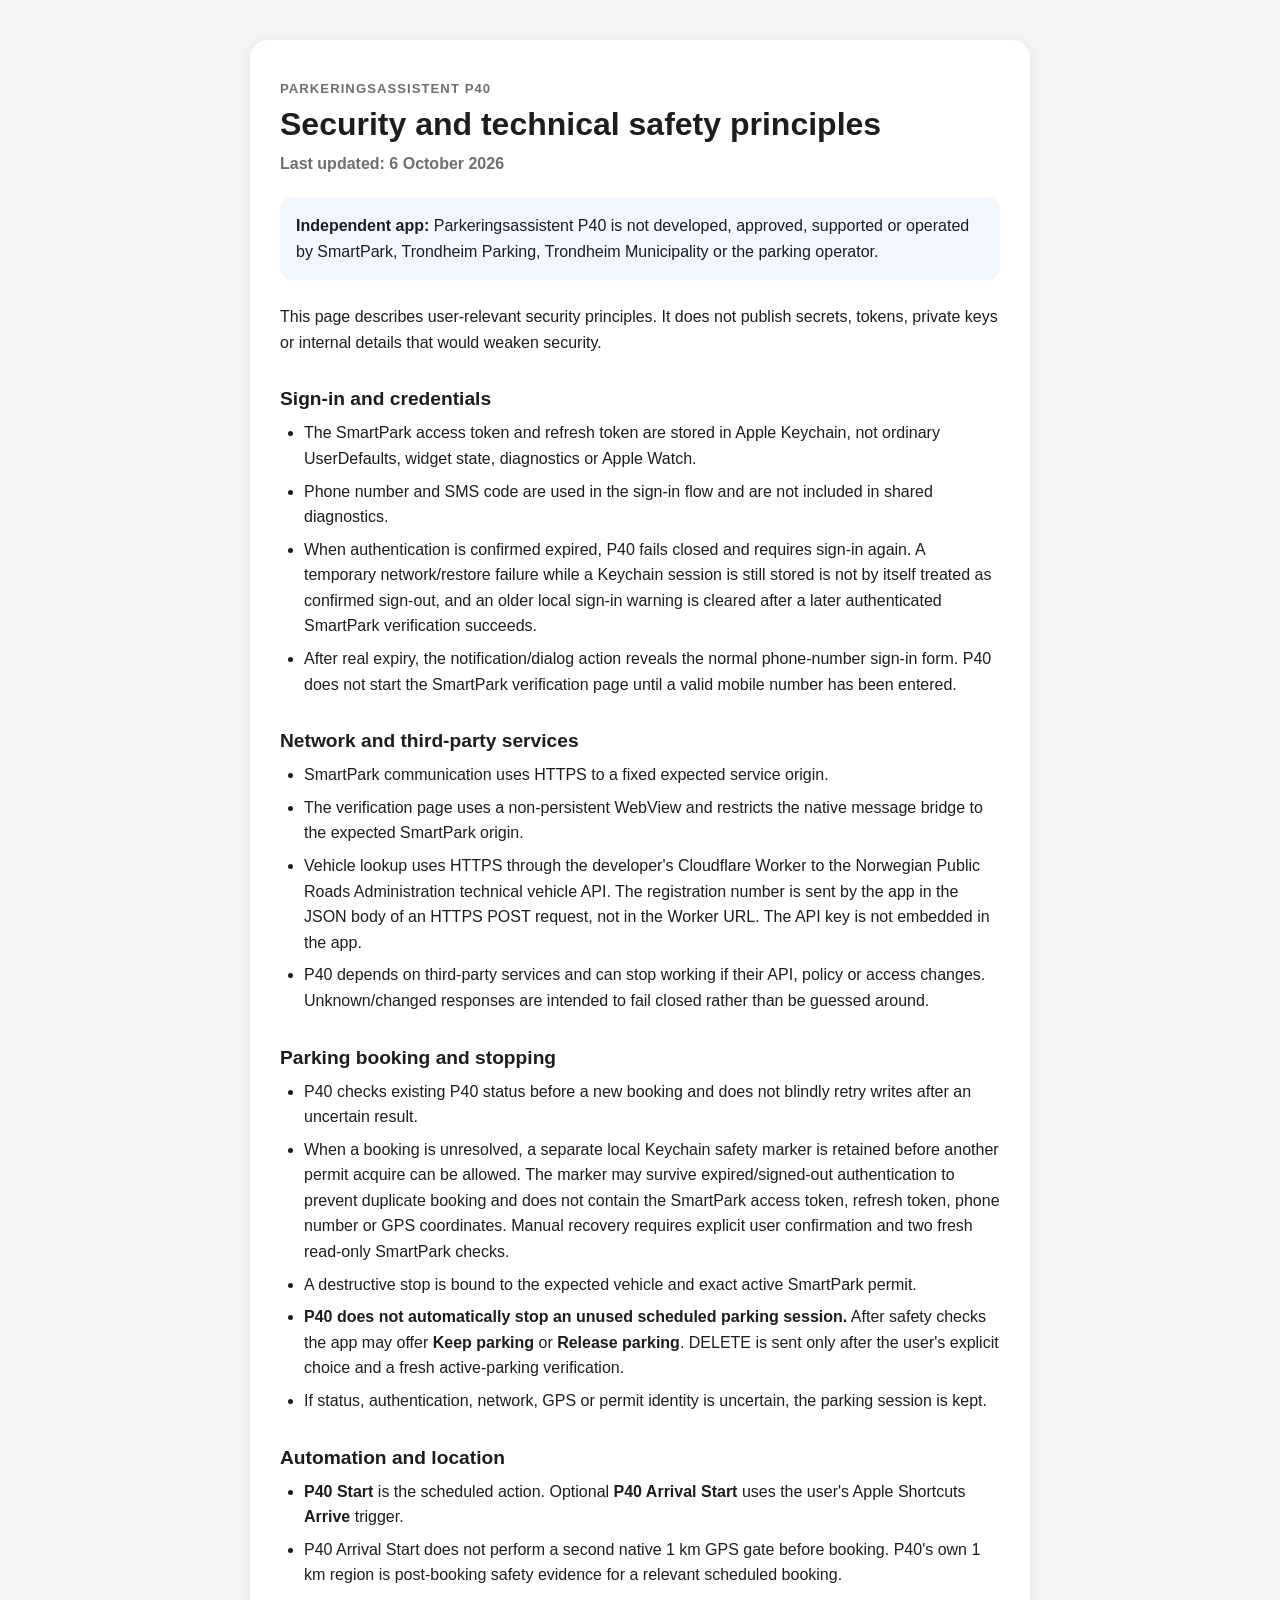
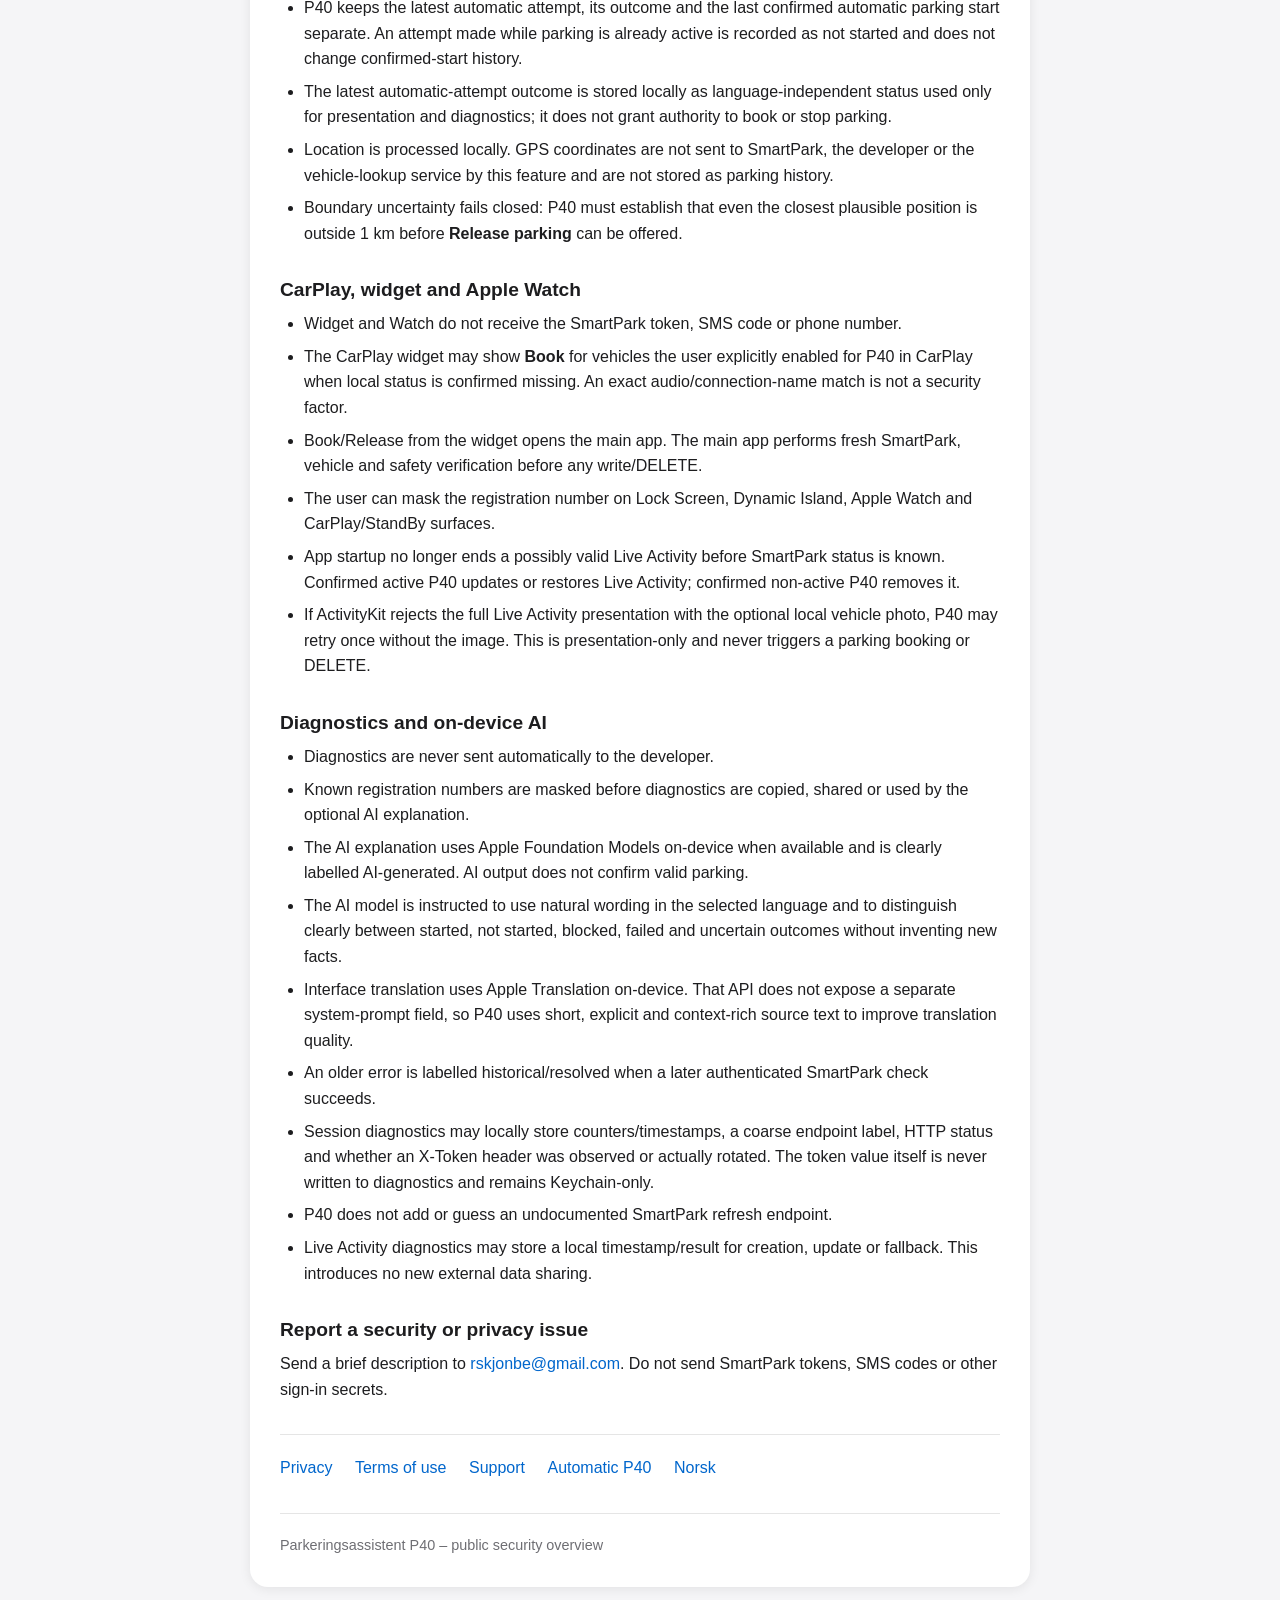
<file: en/security.html>
<!DOCTYPE html>
<html lang="en">
<head>
  <meta charset="UTF-8">
  <meta name="viewport" content="width=device-width, initial-scale=1.0">
  <title>Security – Parkeringsassistent P40</title>
  <link rel="stylesheet" href="../style.css">
</head>
<body>
<main>
  <div class="card">
    <p class="eyebrow">Parkeringsassistent P40</p>
    <h1>Security and technical safety principles</h1>
    <p class="updated"><strong>Last updated: 6 October 2026</strong></p>

    <div class="notice">
      <strong>Independent app:</strong> Parkeringsassistent P40 is not developed,
      approved, supported or operated by SmartPark, Trondheim Parking,
      Trondheim Municipality or the parking operator.
    </div>

    <p>
      This page describes user-relevant security principles. It does not publish
      secrets, tokens, private keys or internal details that would weaken security.
    </p>

    <h2>Sign-in and credentials</h2>
    <ul>
      <li>The SmartPark access token and refresh token are stored in Apple Keychain, not ordinary UserDefaults, widget state, diagnostics or Apple Watch.</li>
      <li>Phone number and SMS code are used in the sign-in flow and are not included in shared diagnostics.</li>
      <li>When authentication is confirmed expired, P40 fails closed and requires sign-in again. A temporary network/restore failure while a Keychain session is still stored is not by itself treated as confirmed sign-out, and an older local sign-in warning is cleared after a later authenticated SmartPark verification succeeds.</li>
      <li>After real expiry, the notification/dialog action reveals the normal phone-number sign-in form. P40 does not start the SmartPark verification page until a valid mobile number has been entered.</li>
    </ul>

    <h2>Network and third-party services</h2>
    <ul>
      <li>SmartPark communication uses HTTPS to a fixed expected service origin.</li>
      <li>The verification page uses a non-persistent WebView and restricts the native message bridge to the expected SmartPark origin.</li>
      <li>Vehicle lookup uses HTTPS through the developer's Cloudflare Worker to the Norwegian Public Roads Administration technical vehicle API. The registration number is sent by the app in the JSON body of an HTTPS POST request, not in the Worker URL. The API key is not embedded in the app.</li>
      <li>P40 depends on third-party services and can stop working if their API, policy or access changes. Unknown/changed responses are intended to fail closed rather than be guessed around.</li>
    </ul>

    <h2>Parking booking and stopping</h2>
    <ul>
      <li>P40 checks existing P40 status before a new booking and does not blindly retry writes after an uncertain result.</li>
      <li>When a booking is unresolved, a separate local Keychain safety marker is retained before another permit acquire can be allowed. The marker may survive expired/signed-out authentication to prevent duplicate booking and does not contain the SmartPark access token, refresh token, phone number or GPS coordinates. Manual recovery requires explicit user confirmation and two fresh read-only SmartPark checks.</li>
      <li>A destructive stop is bound to the expected vehicle and exact active SmartPark permit.</li>
      <li><strong>P40 does not automatically stop an unused scheduled parking session.</strong> After safety checks the app may offer <strong>Keep parking</strong> or <strong>Release parking</strong>. DELETE is sent only after the user's explicit choice and a fresh active-parking verification.</li>
      <li>If status, authentication, network, GPS or permit identity is uncertain, the parking session is kept.</li>
    </ul>

    <h2>Automation and location</h2>
    <ul>
      <li><strong>P40 Start</strong> is the scheduled action. Optional <strong>P40 Arrival Start</strong> uses the user's Apple Shortcuts <strong>Arrive</strong> trigger.</li>
      <li>P40 Arrival Start does not perform a second native 1 km GPS gate before booking. P40's own 1 km region is post-booking safety evidence for a relevant scheduled booking.</li>
      <li>P40 keeps the latest automatic attempt, its outcome and the last confirmed automatic parking start separate. An attempt made while parking is already active is recorded as not started and does not change confirmed-start history.</li>
      <li>The latest automatic-attempt outcome is stored locally as language-independent status used only for presentation and diagnostics; it does not grant authority to book or stop parking.</li>
      <li>Location is processed locally. GPS coordinates are not sent to SmartPark, the developer or the vehicle-lookup service by this feature and are not stored as parking history.</li>
      <li>Boundary uncertainty fails closed: P40 must establish that even the closest plausible position is outside 1 km before <strong>Release parking</strong> can be offered.</li>
    </ul>

    <h2>CarPlay, widget and Apple Watch</h2>
    <ul>
      <li>Widget and Watch do not receive the SmartPark token, SMS code or phone number.</li>
      <li>The CarPlay widget may show <strong>Book</strong> for vehicles the user explicitly enabled for P40 in CarPlay when local status is confirmed missing. An exact audio/connection-name match is not a security factor.</li>
      <li>Book/Release from the widget opens the main app. The main app performs fresh SmartPark, vehicle and safety verification before any write/DELETE.</li>
      <li>The user can mask the registration number on Lock Screen, Dynamic Island, Apple Watch and CarPlay/StandBy surfaces.</li>
      <li>App startup no longer ends a possibly valid Live Activity before SmartPark status is known. Confirmed active P40 updates or restores Live Activity; confirmed non-active P40 removes it.</li>
      <li>If ActivityKit rejects the full Live Activity presentation with the optional local vehicle photo, P40 may retry once without the image. This is presentation-only and never triggers a parking booking or DELETE.</li>
    </ul>

    <h2>Diagnostics and on-device AI</h2>
    <ul>
      <li>Diagnostics are never sent automatically to the developer.</li>
      <li>Known registration numbers are masked before diagnostics are copied, shared or used by the optional AI explanation.</li>
      <li>The AI explanation uses Apple Foundation Models on-device when available and is clearly labelled AI-generated. AI output does not confirm valid parking.</li>
      <li>The AI model is instructed to use natural wording in the selected language and to distinguish clearly between started, not started, blocked, failed and uncertain outcomes without inventing new facts.</li>
      <li>Interface translation uses Apple Translation on-device. That API does not expose a separate system-prompt field, so P40 uses short, explicit and context-rich source text to improve translation quality.</li>
      <li>An older error is labelled historical/resolved when a later authenticated SmartPark check succeeds.</li>
      <li>Session diagnostics may locally store counters/timestamps, a coarse endpoint label, HTTP status and whether an X-Token header was observed or actually rotated. The token value itself is never written to diagnostics and remains Keychain-only.</li>
      <li>P40 does not add or guess an undocumented SmartPark refresh endpoint.</li>
      <li>Live Activity diagnostics may store a local timestamp/result for creation, update or fallback. This introduces no new external data sharing.</li>
    </ul>

    <h2>Report a security or privacy issue</h2>
    <p>
      Send a brief description to
      <a href="mailto:rskjonbe@gmail.com">rskjonbe@gmail.com</a>.
      Do not send SmartPark tokens, SMS codes or other sign-in secrets.
    </p>

    <nav>
      <a href="./">Privacy</a>
      <a href="vilkar.html">Terms of use</a>
      <a href="support.html">Support</a>
      <a href="automation.html">Automatic P40</a>
      <a href="../security.html">Norsk</a>
    </nav>

    <footer>
      Parkeringsassistent P40 – public security overview
    </footer>
  </div>
</main>
</body>
</html>
</file>
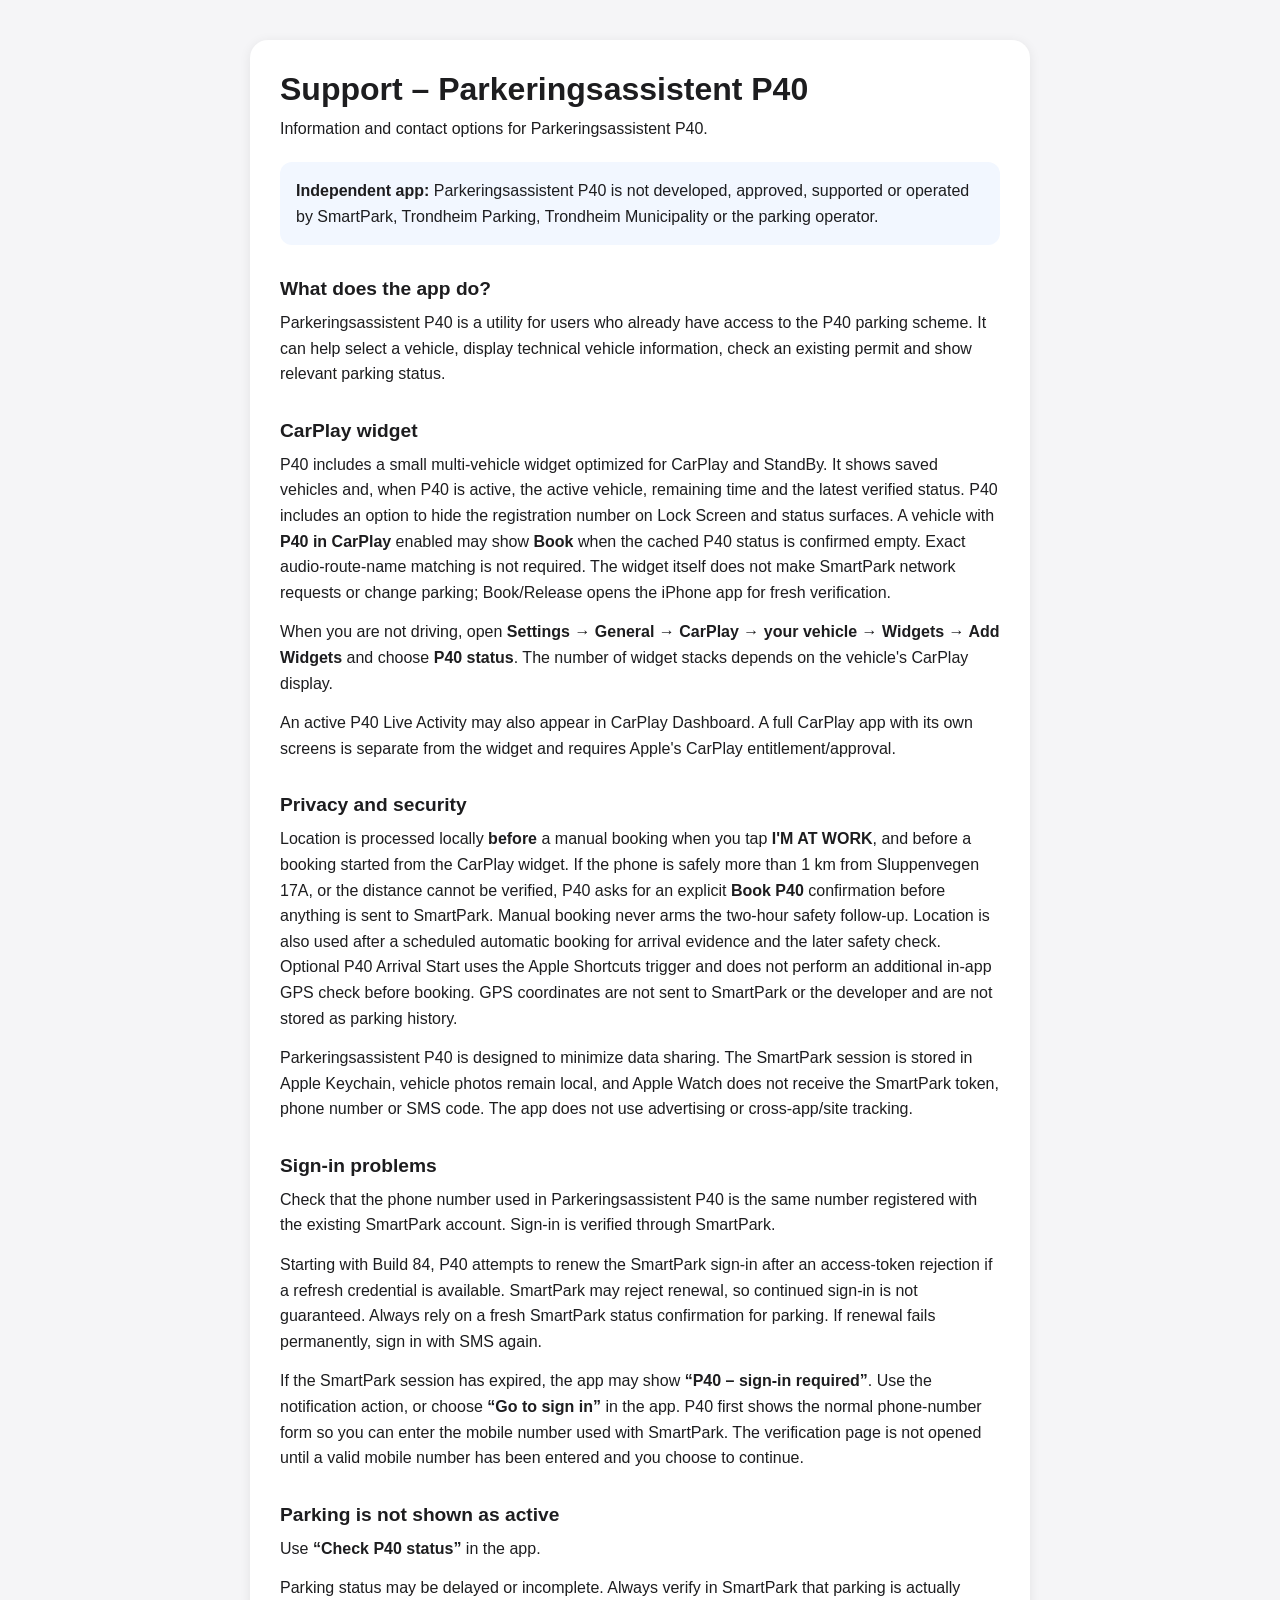
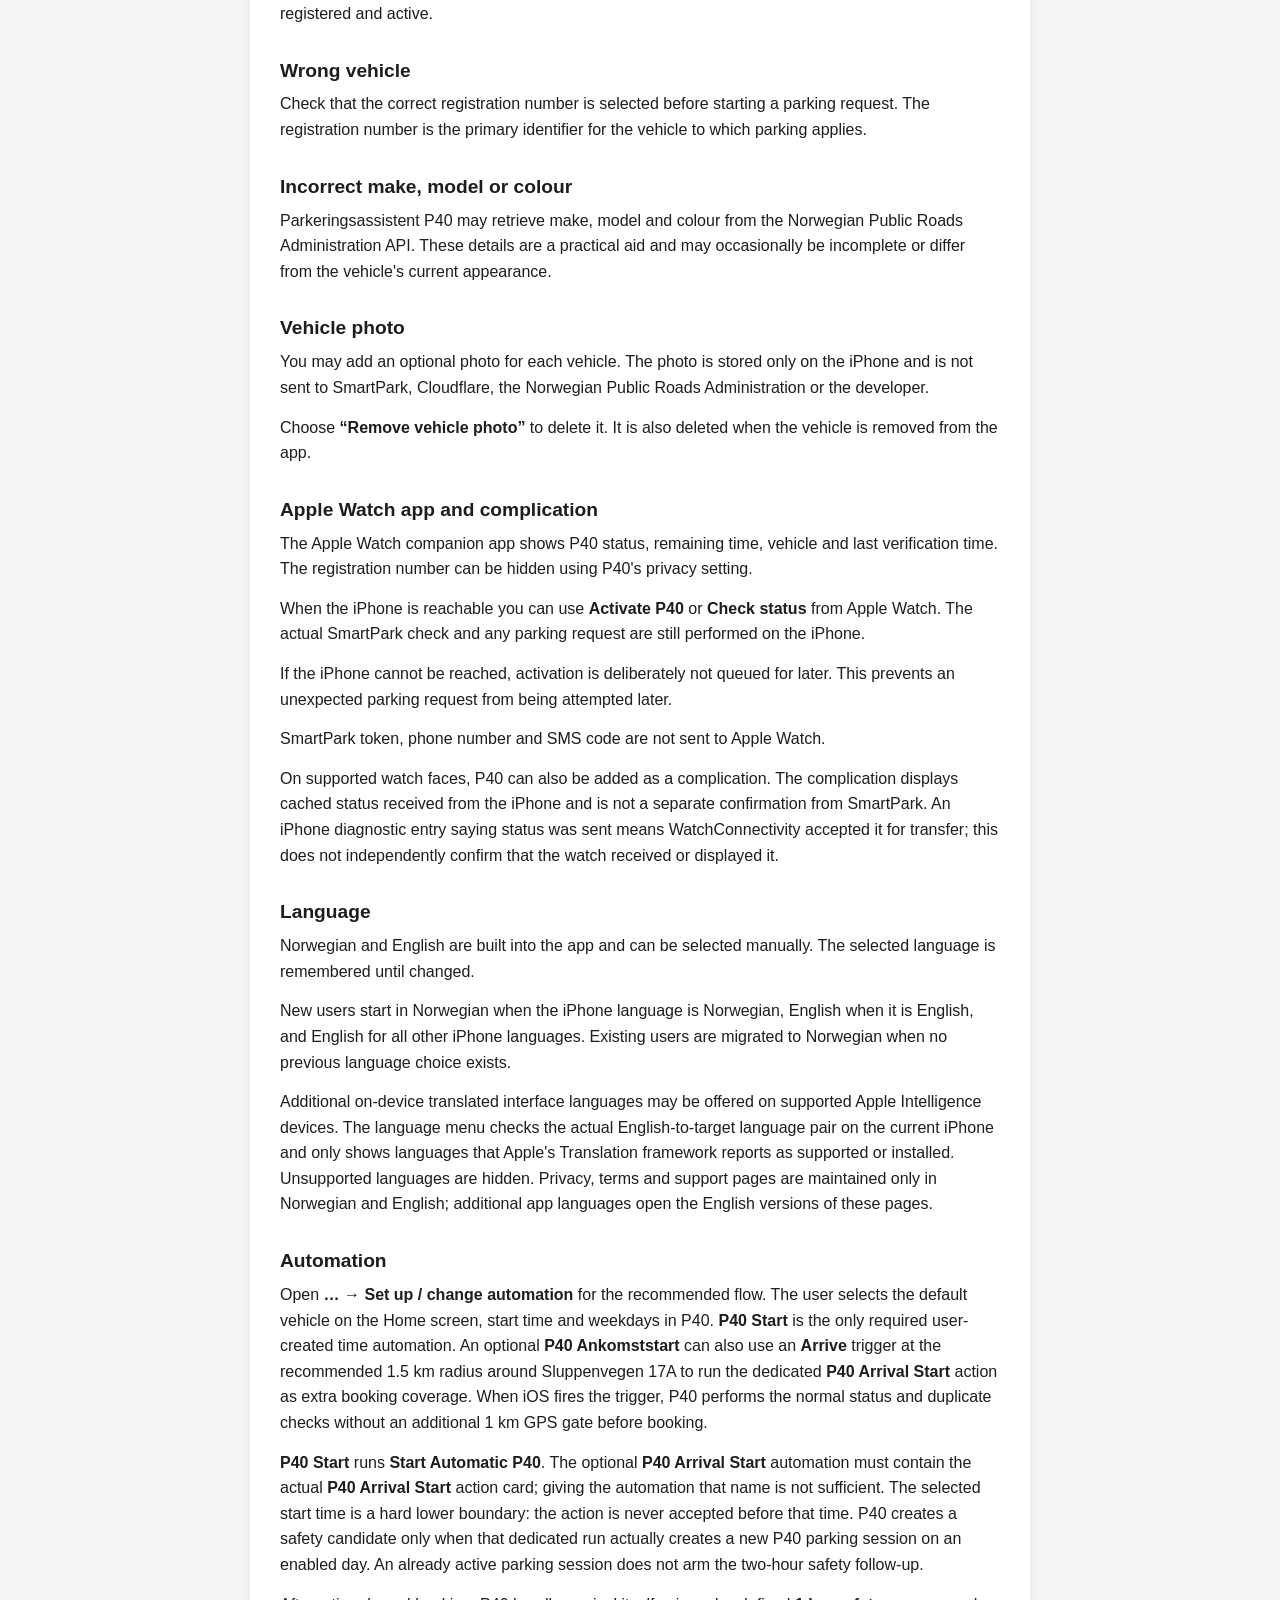
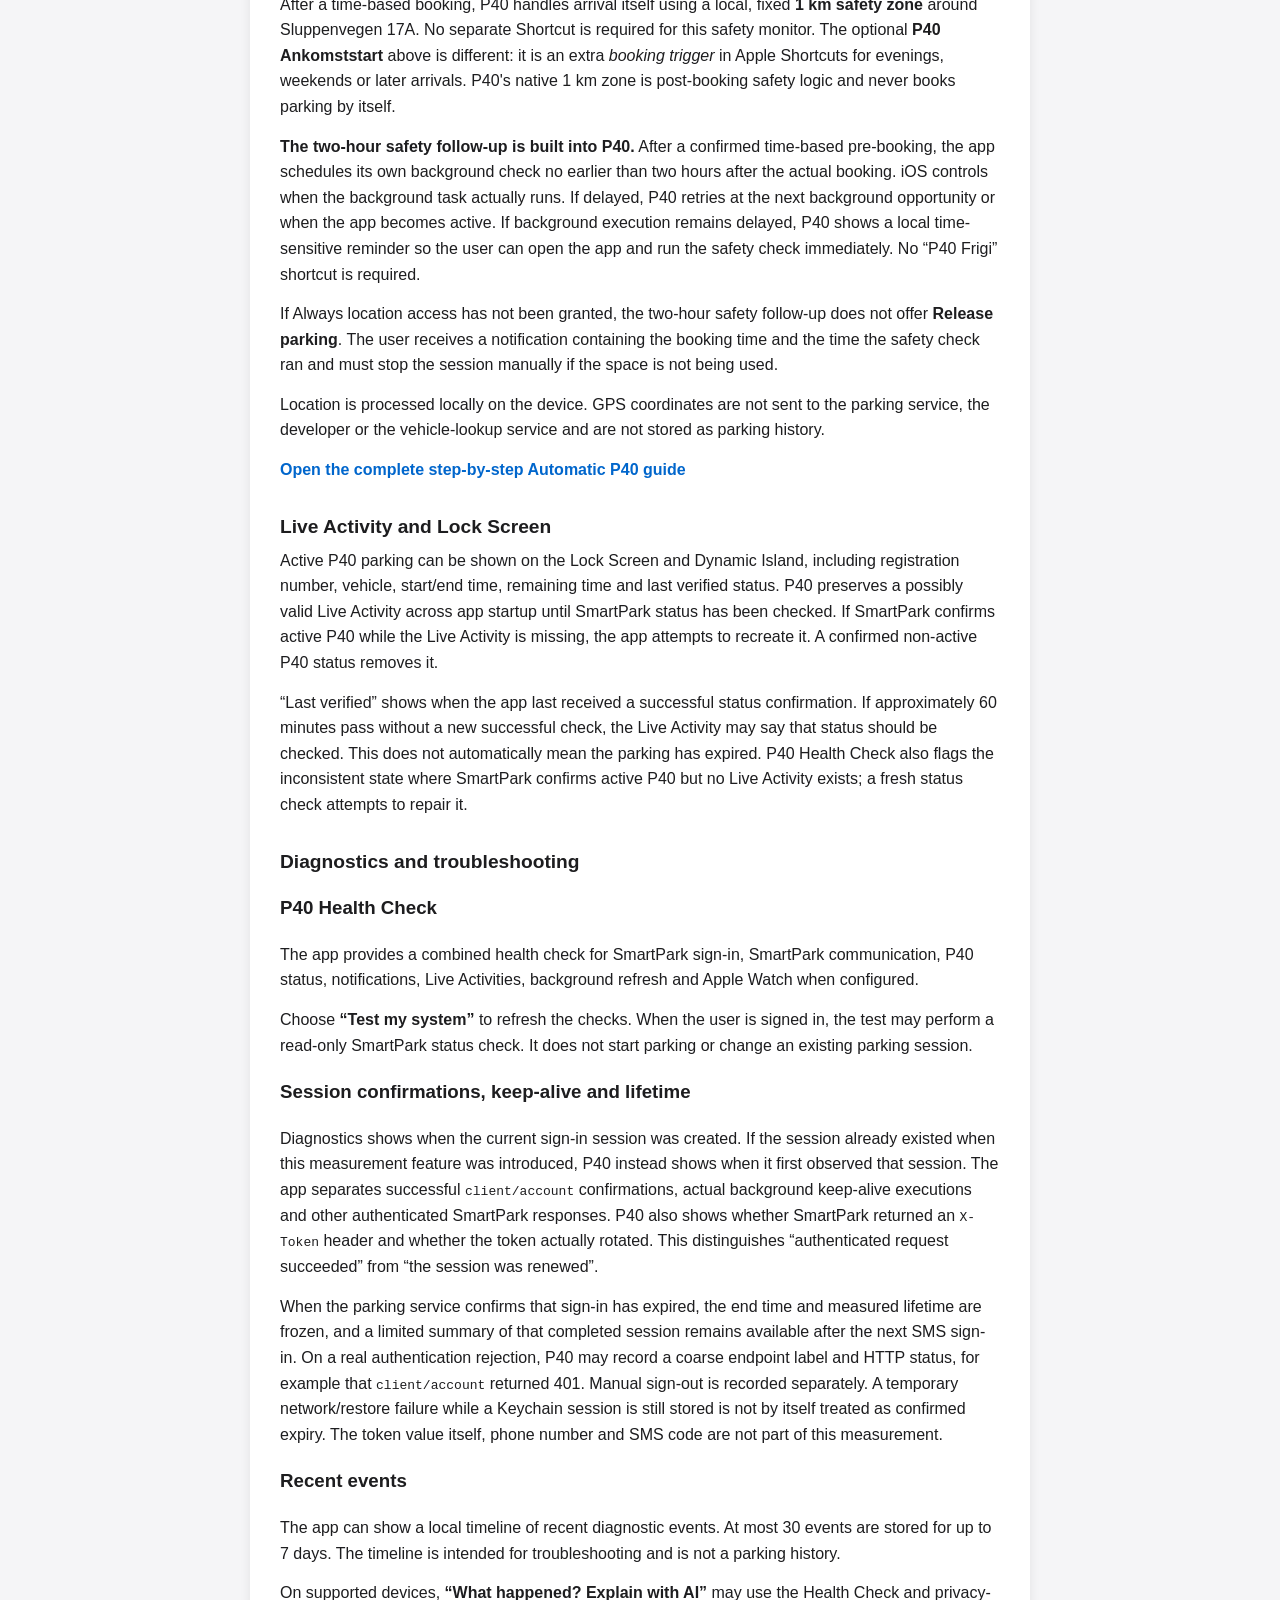
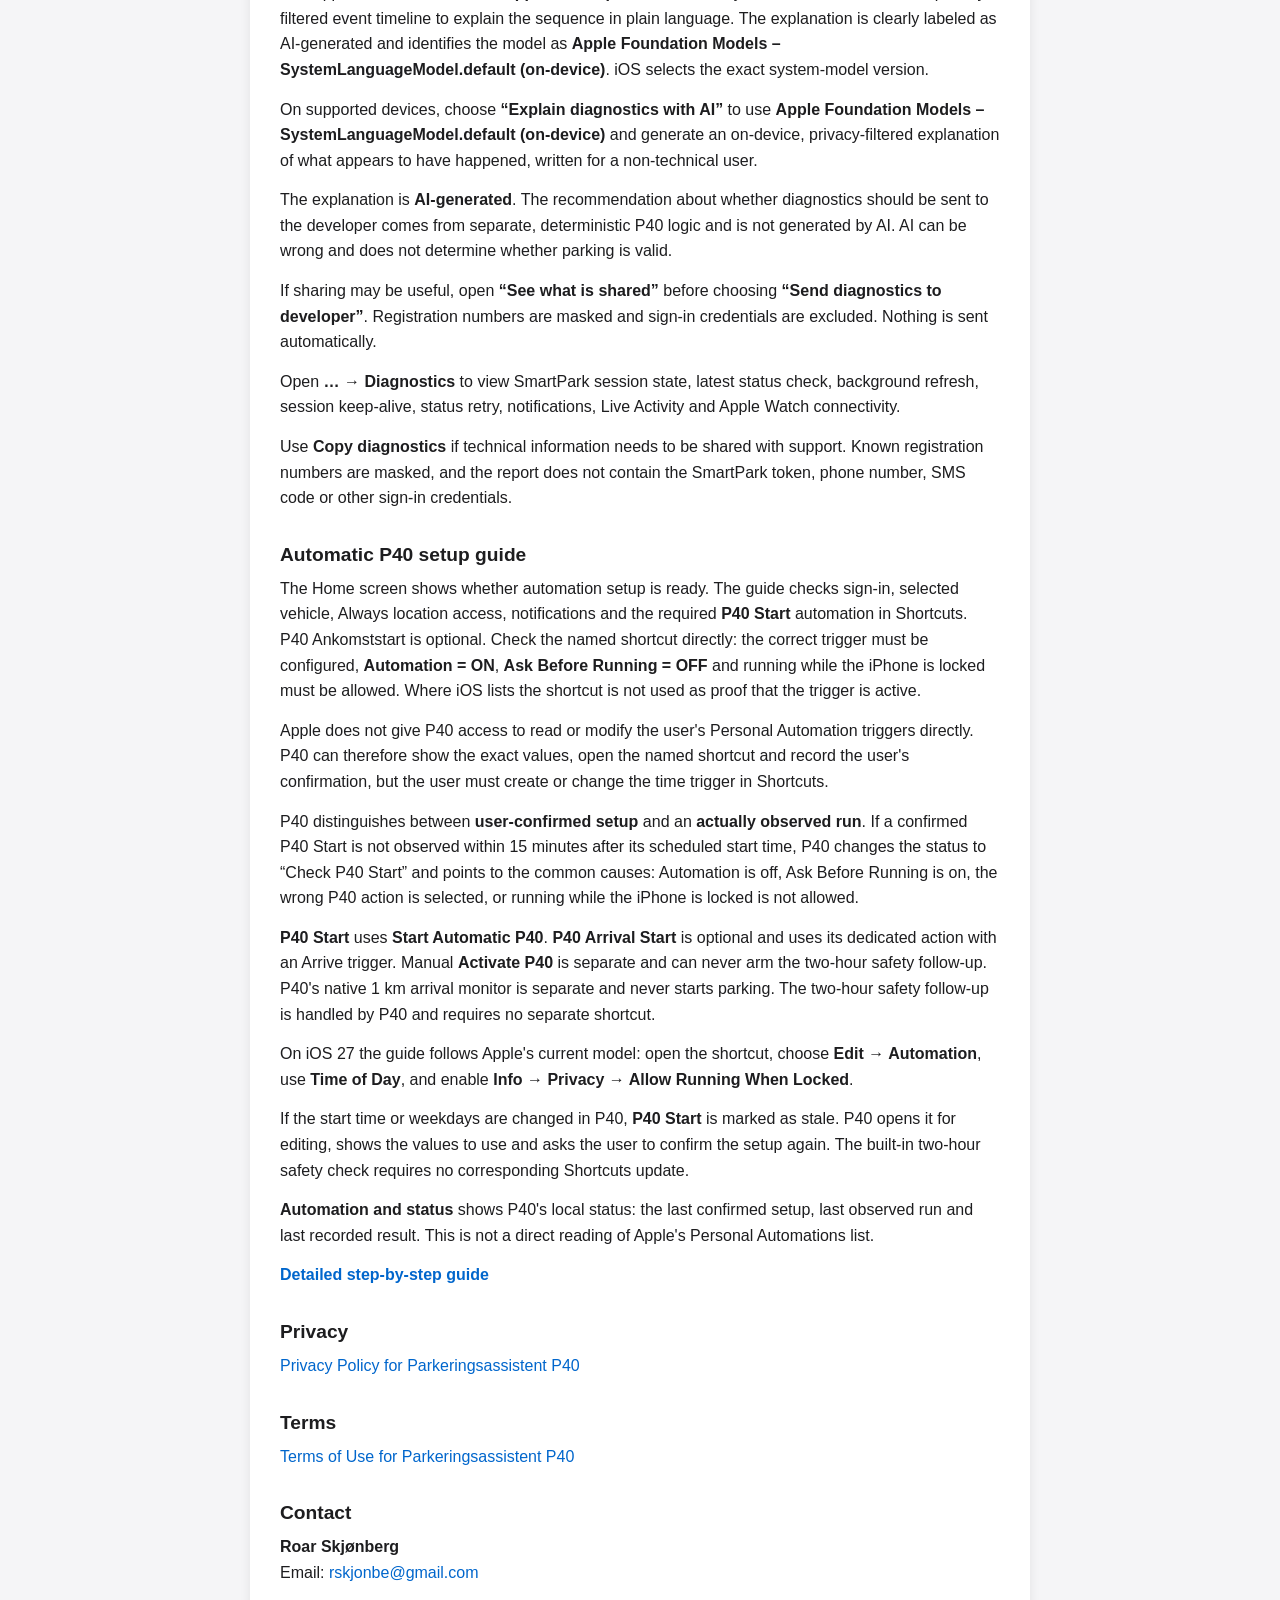
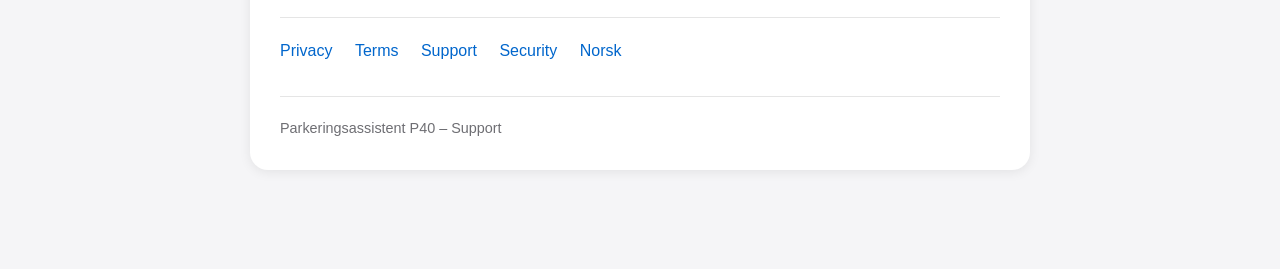
<file: en/support.html>
<!DOCTYPE html>
<html lang="en">
<head>
  <meta charset="UTF-8">
  <meta name="viewport" content="width=device-width, initial-scale=1.0">
  <title>Support – Parkeringsassistent P40</title>
  <link rel="stylesheet" href="../style.css">
</head>
<body>
<main>
  <div class="card">
    <h1>Support – Parkeringsassistent P40</h1>
    <p>Information and contact options for Parkeringsassistent P40.</p>

    <div class="notice">
      <strong>Independent app:</strong>
      Parkeringsassistent P40 is not developed, approved, supported or operated
      by SmartPark, Trondheim Parking, Trondheim Municipality or the parking
      operator.
    </div>

    <h2>What does the app do?</h2>
    <p>
      Parkeringsassistent P40 is a utility for users who already have access to
      the P40 parking scheme. It can help select a vehicle, display technical
      vehicle information, check an existing permit and show relevant parking
      status.
    </p>

    
    <h2>CarPlay widget</h2>

    <p>
      P40 includes a small multi-vehicle widget optimized for CarPlay and StandBy.
      It shows saved vehicles and, when P40 is active, the active vehicle,
      remaining time and the latest verified status. P40 includes an option to
      hide the registration number on Lock Screen and status surfaces. A vehicle
      with <strong>P40 in CarPlay</strong> enabled may show <strong>Book</strong>
      when the cached P40 status is confirmed empty. Exact audio-route-name
      matching is not required. The widget itself does not make SmartPark network
      requests or change parking; Book/Release opens the iPhone app for fresh
      verification.
    </p>

    <p>
      When you are not driving, open <strong>Settings → General → CarPlay →
      your vehicle → Widgets → Add Widgets</strong> and choose
      <strong>P40 status</strong>. The number of widget stacks depends on the
      vehicle's CarPlay display.
    </p>

    <p>
      An active P40 Live Activity may also appear in CarPlay Dashboard.
      A full CarPlay app with its own screens is separate from the widget and
      requires Apple's CarPlay entitlement/approval.
    </p>

<h2>Privacy and security</h2>
    <p>
      Location is processed locally <strong>before</strong> a manual booking
      when you tap <strong>I'M AT WORK</strong>, and before a booking started
      from the CarPlay widget. If the phone is safely more than 1 km from
      Sluppenvegen 17A, or the distance cannot be verified, P40 asks for an
      explicit <strong>Book P40</strong> confirmation before anything is sent
      to SmartPark. Manual booking never arms the two-hour safety follow-up.
      Location is also used after a scheduled automatic booking for arrival
      evidence and the later safety check. Optional P40 Arrival Start uses the
      Apple Shortcuts trigger and does not perform an additional in-app GPS
      check before booking. GPS coordinates are not sent to SmartPark or the
      developer and are not stored as parking history.
    </p>
    <p>
      Parkeringsassistent P40 is designed to minimize data sharing. The SmartPark
      session is stored in Apple Keychain, vehicle photos remain local, and Apple
      Watch does not receive the SmartPark token, phone number or SMS code. The app
      does not use advertising or cross-app/site tracking.
    </p>

    <h2>Sign-in problems</h2>
    <p>
      Check that the phone number used in Parkeringsassistent P40 is the same
      number registered with the existing SmartPark account. Sign-in is
      verified through SmartPark.
    </p>
    <p>
      Starting with Build 84, P40 attempts to renew the SmartPark sign-in
      after an access-token rejection if a refresh credential is available.
      SmartPark may reject renewal, so continued sign-in is not guaranteed.
      Always rely on a fresh SmartPark status confirmation for parking.
      If renewal fails permanently, sign in with SMS again.
    </p>
    <p>
      If the SmartPark session has expired, the app may show
      <strong>“P40 – sign-in required”</strong>. Use the notification action,
      or choose <strong>“Go to sign in”</strong> in the app. P40 first shows
      the normal phone-number form so you can enter the mobile number used with
      SmartPark. The verification page is not opened until a valid mobile
      number has been entered and you choose to continue.
    </p>

    <h2>Parking is not shown as active</h2>
    <p>Use <strong>“Check P40 status”</strong> in the app.</p>
    <p>
      Parking status may be delayed or incomplete. Always verify in SmartPark
      that parking is actually registered and active.
    </p>

    <h2>Wrong vehicle</h2>
    <p>
      Check that the correct registration number is selected before starting a
      parking request. The registration number is the primary identifier for
      the vehicle to which parking applies.
    </p>

    <h2>Incorrect make, model or colour</h2>
    <p>
      Parkeringsassistent P40 may retrieve make, model and colour from the
      Norwegian Public Roads Administration API. These details are a practical
      aid and may occasionally be incomplete or differ from the vehicle's
      current appearance.
    </p>

    <h2>Vehicle photo</h2>
    <p>
      You may add an optional photo for each vehicle. The photo is stored only
      on the iPhone and is not sent to SmartPark, Cloudflare, the Norwegian
      Public Roads Administration or the developer.
    </p>
    <p>
      Choose <strong>“Remove vehicle photo”</strong> to delete it. It is also
      deleted when the vehicle is removed from the app.
    </p>

    <h2>Apple Watch app and complication</h2>
    <p>
      The Apple Watch companion app shows P40 status, remaining time, vehicle and
      last verification time. The registration number can be hidden using P40's
      privacy setting.
    </p>
    <p>
      When the iPhone is reachable you can use <strong>Activate P40</strong> or
      <strong>Check status</strong> from Apple Watch. The actual SmartPark check
      and any parking request are still performed on the iPhone.
    </p>
    <p>
      If the iPhone cannot be reached, activation is deliberately not queued
      for later. This prevents an unexpected parking request from being
      attempted later.
    </p>
    <p>
      SmartPark token, phone number and SMS code are not sent to Apple Watch.
    </p>
    <p>
      On supported watch faces, P40 can also be added as a complication. The
      complication displays cached status received from the iPhone and is not a
      separate confirmation from SmartPark. An iPhone diagnostic entry saying
      status was sent means WatchConnectivity accepted it for transfer; this
      does not independently confirm that the watch received or displayed it.
    </p>

    <h2>Language</h2>
    <p>
      Norwegian and English are built into the app and can be selected
      manually. The selected language is remembered until changed.
    </p>
    <p>
      New users start in Norwegian when the iPhone language is Norwegian,
      English when it is English, and English for all other iPhone languages.
      Existing users are migrated to Norwegian when no previous language choice
      exists.
    </p>
    <p>
      Additional on-device translated interface languages may be offered on
      supported Apple Intelligence devices. The language menu checks the actual
      English-to-target language pair on the current iPhone and only shows
      languages that Apple's Translation framework reports as supported or
      installed. Unsupported languages are hidden. Privacy, terms and support
      pages are maintained only in Norwegian and English; additional app
      languages open the English versions of these pages.
    </p>

    <h2>Automation</h2>
    <p>
      Open <strong>… → Set up / change automation</strong> for the recommended
      flow. The user selects the default vehicle on the Home screen, start time
      and weekdays in P40. <strong>P40 Start</strong> is the only required
      user-created time automation. An optional <strong>P40 Ankomststart</strong>
      can also use an <strong>Arrive</strong> trigger at the recommended 1.5 km radius around Sluppenvegen 17A
      to run the dedicated <strong>P40 Arrival Start</strong> action as extra booking
      coverage. When iOS fires the trigger, P40 performs the normal status and duplicate checks
      without an additional 1 km GPS gate before booking.
    </p>
    <p>
      <strong>P40 Start</strong> runs <strong>Start Automatic P40</strong>. The
      optional <strong>P40 Arrival Start</strong> automation must contain the
      actual <strong>P40 Arrival Start</strong> action card; giving the automation
      that name is not sufficient. The selected start time is a hard lower
      boundary: the action is never accepted before that time. P40 creates a safety candidate only when that dedicated run
      actually creates a new P40 parking session on an enabled day. An already
      active parking session does not arm the two-hour safety follow-up.
    </p>
    <p>
      After a time-based booking, P40 handles arrival itself using a local,
      fixed <strong>1 km safety zone</strong> around Sluppenvegen 17A.
      No separate Shortcut is required for this safety monitor. The optional
      <strong>P40 Ankomststart</strong> above is different: it is an extra
      <em>booking trigger</em> in Apple Shortcuts for evenings, weekends or
      later arrivals. P40's native 1 km zone is post-booking safety logic and
      never books parking by itself.
    </p>
    <p>
      <strong>The two-hour safety follow-up is built into P40.</strong>
      After a confirmed time-based pre-booking, the app schedules its own
      background check no earlier than two hours after the actual booking.
      iOS controls when the background task actually runs. If delayed, P40
      retries at the next background opportunity or when the app becomes
      active. If background execution remains delayed, P40 shows a local
      time-sensitive reminder so the user can open the app and run the safety
      check immediately. No “P40 Frigi” shortcut is required.
    </p>
    <p>
      If Always location access has not been granted, the two-hour safety
      follow-up does not offer <strong>Release parking</strong>. The user
      receives a notification containing the booking time and the time the
      safety check ran and must stop the session manually if the space is not
      being used.
    </p>
    <p>
      Location is processed locally on the device. GPS coordinates are not sent
      to the parking service, the developer or the vehicle-lookup service and
      are not stored as parking history.
    </p>
    <p>
      <a href="automation.html"><strong>Open the complete step-by-step Automatic P40 guide</strong></a>
    </p>

    <h2>Live Activity and Lock Screen</h2>
    <p>
      Active P40 parking can be shown on the Lock Screen and Dynamic Island,
      including registration number, vehicle, start/end time, remaining time
      and last verified status. P40 preserves a possibly valid Live Activity
      across app startup until SmartPark status has been checked. If SmartPark
      confirms active P40 while the Live Activity is missing, the app attempts
      to recreate it. A confirmed non-active P40 status removes it.
    </p>
    <p>
      “Last verified” shows when the app last received a successful status
      confirmation. If approximately 60 minutes pass without a new successful
      check, the Live Activity may say that status should be checked. This does
      not automatically mean the parking has expired. P40 Health Check also
      flags the inconsistent state where SmartPark confirms active P40 but no
      Live Activity exists; a fresh status check attempts to repair it.
    </p>

    <h2>Diagnostics and troubleshooting</h2>

    <h3>P40 Health Check</h3>
    <p>
      The app provides a combined health check for SmartPark sign-in,
      SmartPark communication, P40 status, notifications, Live Activities,
      background refresh and Apple Watch when configured.
    </p>
    <p>
      Choose <strong>“Test my system”</strong> to refresh the checks. When the
      user is signed in, the test may perform a read-only SmartPark status
      check. It does not start parking or change an existing parking session.
    </p>

    <h3>Session confirmations, keep-alive and lifetime</h3>
    <p>
      Diagnostics shows when the current sign-in session was created. If the
      session already existed when this measurement feature was introduced,
      P40 instead shows when it first observed that session. The app separates
      successful <code>client/account</code> confirmations, actual background
      keep-alive executions and other authenticated SmartPark responses. P40
      also shows whether SmartPark returned an <code>X-Token</code> header and
      whether the token actually rotated. This distinguishes “authenticated
      request succeeded” from “the session was renewed”.
    </p>
    <p>
      When the parking service confirms that sign-in has expired, the end time
      and measured lifetime are frozen, and a limited summary of that completed
      session remains available after the next SMS sign-in. On a real
      authentication rejection, P40 may record a coarse endpoint label and HTTP
      status, for example that <code>client/account</code> returned 401. Manual
      sign-out is recorded separately. A temporary network/restore failure while
      a Keychain session is still stored is not by itself treated as confirmed
      expiry. The token value itself, phone number and SMS code are not part of
      this measurement.
    </p>

    <h3>Recent events</h3>
    <p>
      The app can show a local timeline of recent diagnostic events. At most
      30 events are stored for up to 7 days. The timeline is intended for
      troubleshooting and is not a parking history.
    </p>
    <p>
      On supported devices,
      <strong>“What happened? Explain with AI”</strong> may use the Health Check
      and privacy-filtered event timeline to explain the sequence in plain
      language. The explanation is clearly labeled as AI-generated and identifies
      the model as <strong>Apple Foundation Models – SystemLanguageModel.default
      (on-device)</strong>. iOS selects the exact system-model version.
    </p>

    <p>
      On supported devices, choose
      <strong>“Explain diagnostics with AI”</strong> to use
      <strong>Apple Foundation Models – SystemLanguageModel.default (on-device)</strong>
      and generate an on-device,
      privacy-filtered explanation of what appears to have happened, written for
      a non-technical user.
    </p>

    <p>
      The explanation is <strong>AI-generated</strong>. The recommendation
      about whether diagnostics should be sent to the developer comes from
      separate, deterministic P40 logic and is not generated by AI. AI can be
      wrong and does not determine whether parking is valid.
    </p>

    <p>
      If sharing may be useful, open <strong>“See what is shared”</strong>
      before choosing <strong>“Send diagnostics to developer”</strong>.
      Registration numbers are masked and sign-in credentials are excluded.
      Nothing is sent automatically.
    </p>
    <p>
      Open <strong>… → Diagnostics</strong> to view SmartPark session state,
      latest status check, background refresh, session keep-alive, status retry,
      notifications, Live Activity and Apple Watch connectivity.
    </p>
    <p>
      Use <strong>Copy diagnostics</strong> if technical information needs to be
      shared with support. Known registration numbers are masked, and the
      report does not contain the SmartPark token, phone number, SMS code or
      other sign-in credentials.
    </p>

    <h2>Automatic P40 setup guide</h2>

    <p>
      The Home screen shows whether automation setup is ready. The guide checks
      sign-in, selected vehicle, Always location access, notifications and the
      required <strong>P40 Start</strong> automation in Shortcuts. P40 Ankomststart is optional.
      Check the named shortcut directly: the correct trigger must be configured,
      <strong>Automation = ON</strong>, <strong>Ask Before Running = OFF</strong> and
      running while the iPhone is locked must be allowed. Where iOS lists the
      shortcut is not used as proof that the trigger is active.
    </p>

    <p>
      Apple does not give P40 access to read or modify the user's Personal
      Automation triggers directly. P40 can therefore show the exact values,
      open the named shortcut and record the user's confirmation, but the user
      must create or change the time trigger in Shortcuts.
    </p>

    <p>
      P40 distinguishes between <strong>user-confirmed setup</strong> and an
      <strong>actually observed run</strong>. If a confirmed P40 Start is not
      observed within 15 minutes after its scheduled start time, P40 changes the
      status to “Check P40 Start” and points to the common causes: Automation is
      off, Ask Before Running is on, the wrong P40 action is selected, or running
      while the iPhone is locked is not allowed.
    </p>

    <p>
      <strong>P40 Start</strong> uses <strong>Start Automatic P40</strong>.
      <strong>P40 Arrival Start</strong> is optional and uses its dedicated action
      with an Arrive trigger. Manual <strong>Activate P40</strong> is separate and
      can never arm the two-hour safety follow-up. P40's native 1 km arrival monitor is separate and
      never starts parking. The two-hour safety follow-up is handled by P40 and
      requires no separate shortcut.
    </p>

    <p>
      On iOS 27 the guide follows Apple's current model: open the shortcut,
      choose <strong>Edit → Automation</strong>, use <strong>Time of Day</strong>,
      and enable <strong>Info → Privacy → Allow Running When Locked</strong>.
    </p>

    <p>
      If the start time or weekdays are changed in P40,
      <strong>P40 Start</strong> is marked as stale. P40 opens it for editing,
      shows the values to use and asks the user to confirm the setup again.
      The built-in two-hour safety check requires no corresponding Shortcuts update.
    </p>

    <p>
      <strong>Automation and status</strong> shows P40's local status: the last
      confirmed setup, last observed run and last recorded result. This is not
      a direct reading of Apple's Personal Automations list.
    </p>

    <p>
      <a href="automation.html"><strong>Detailed step-by-step guide</strong></a>
    </p>

    <h2>Privacy</h2>
    <p><a href="./">Privacy Policy for Parkeringsassistent P40</a></p>

    <h2>Terms</h2>
    <p><a href="vilkar.html">Terms of Use for Parkeringsassistent P40</a></p>

    <h2>Contact</h2>
    <p>
      <strong>Roar Skjønberg</strong><br>
      Email: <a href="mailto:rskjonbe@gmail.com">rskjonbe@gmail.com</a>
    </p>

    <nav>
      <a href="./">Privacy</a>
      <a href="vilkar.html">Terms</a>
      <a href="support.html">Support</a>
      <a href="security.html">Security</a>
      <a href="../support.html">Norsk</a>
    </nav>

    <footer>Parkeringsassistent P40 – Support</footer>
  </div>
</main>
</body>
</html>
</file>
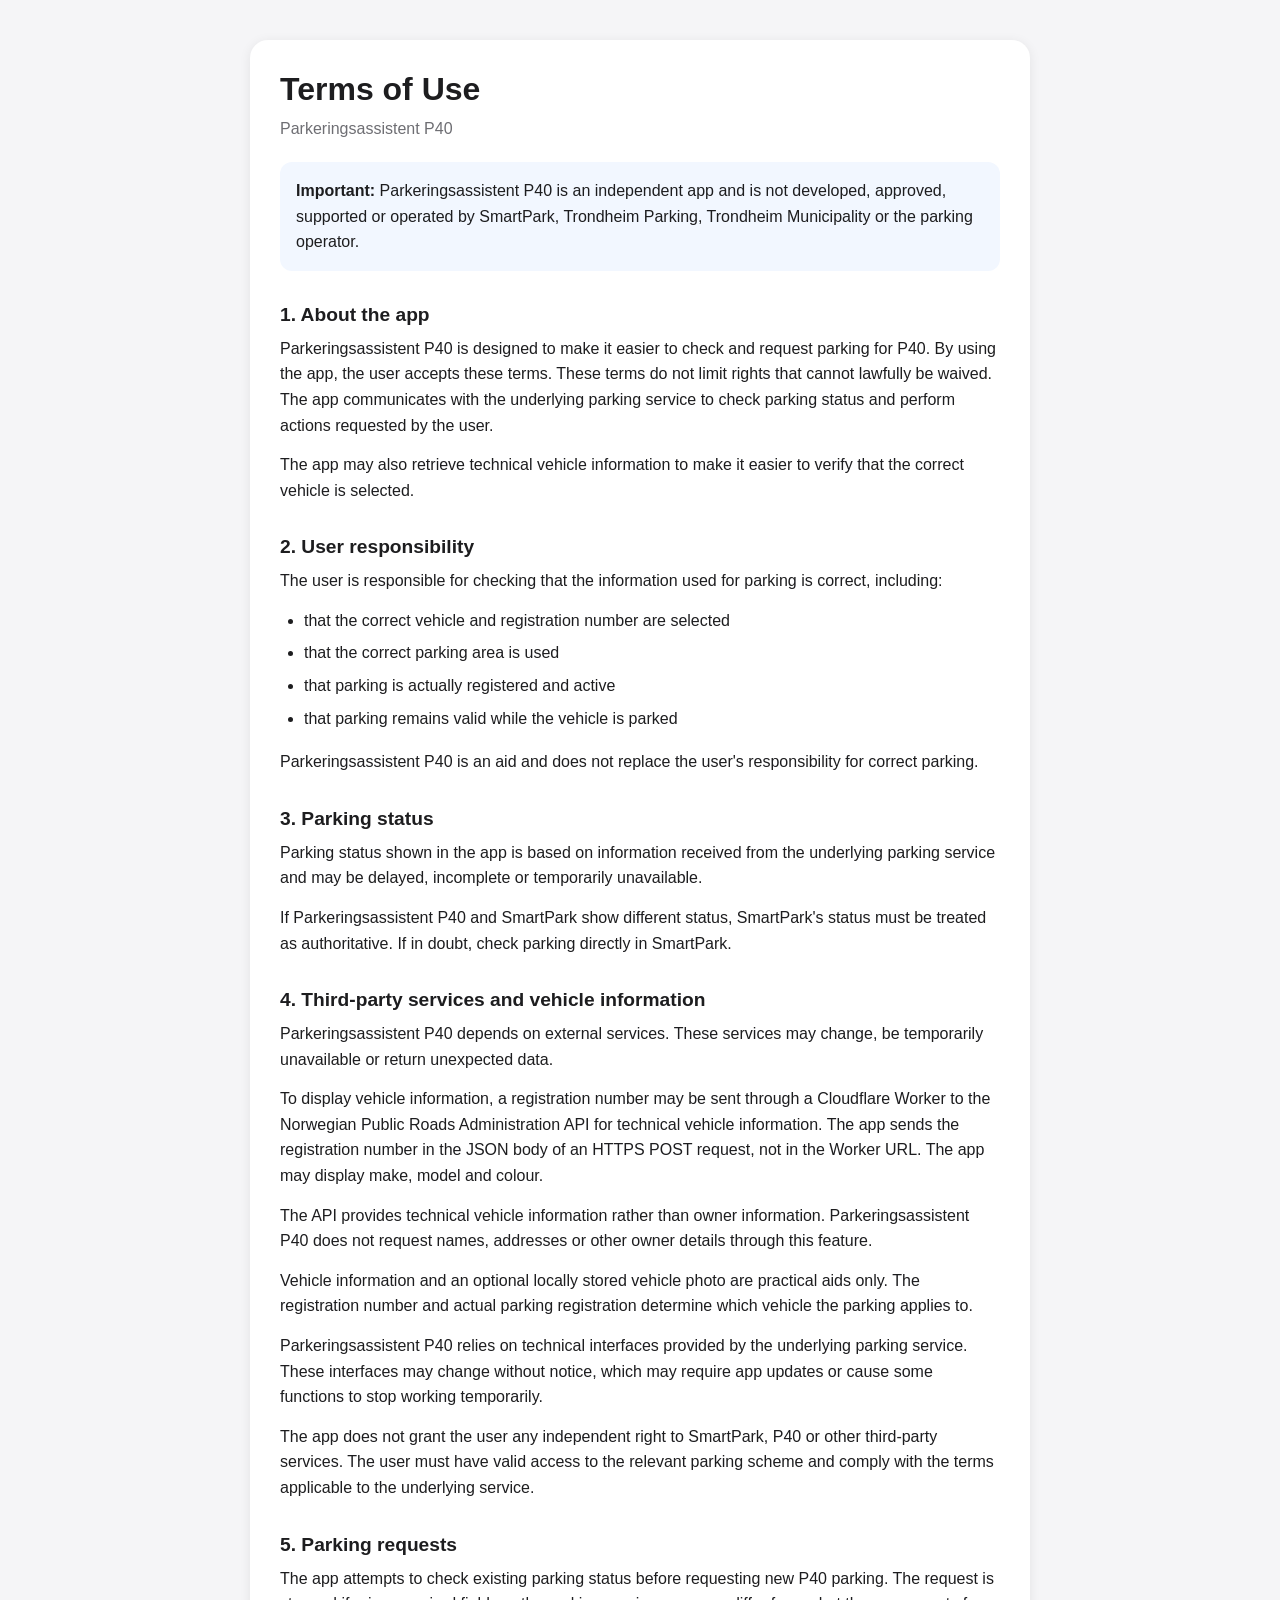
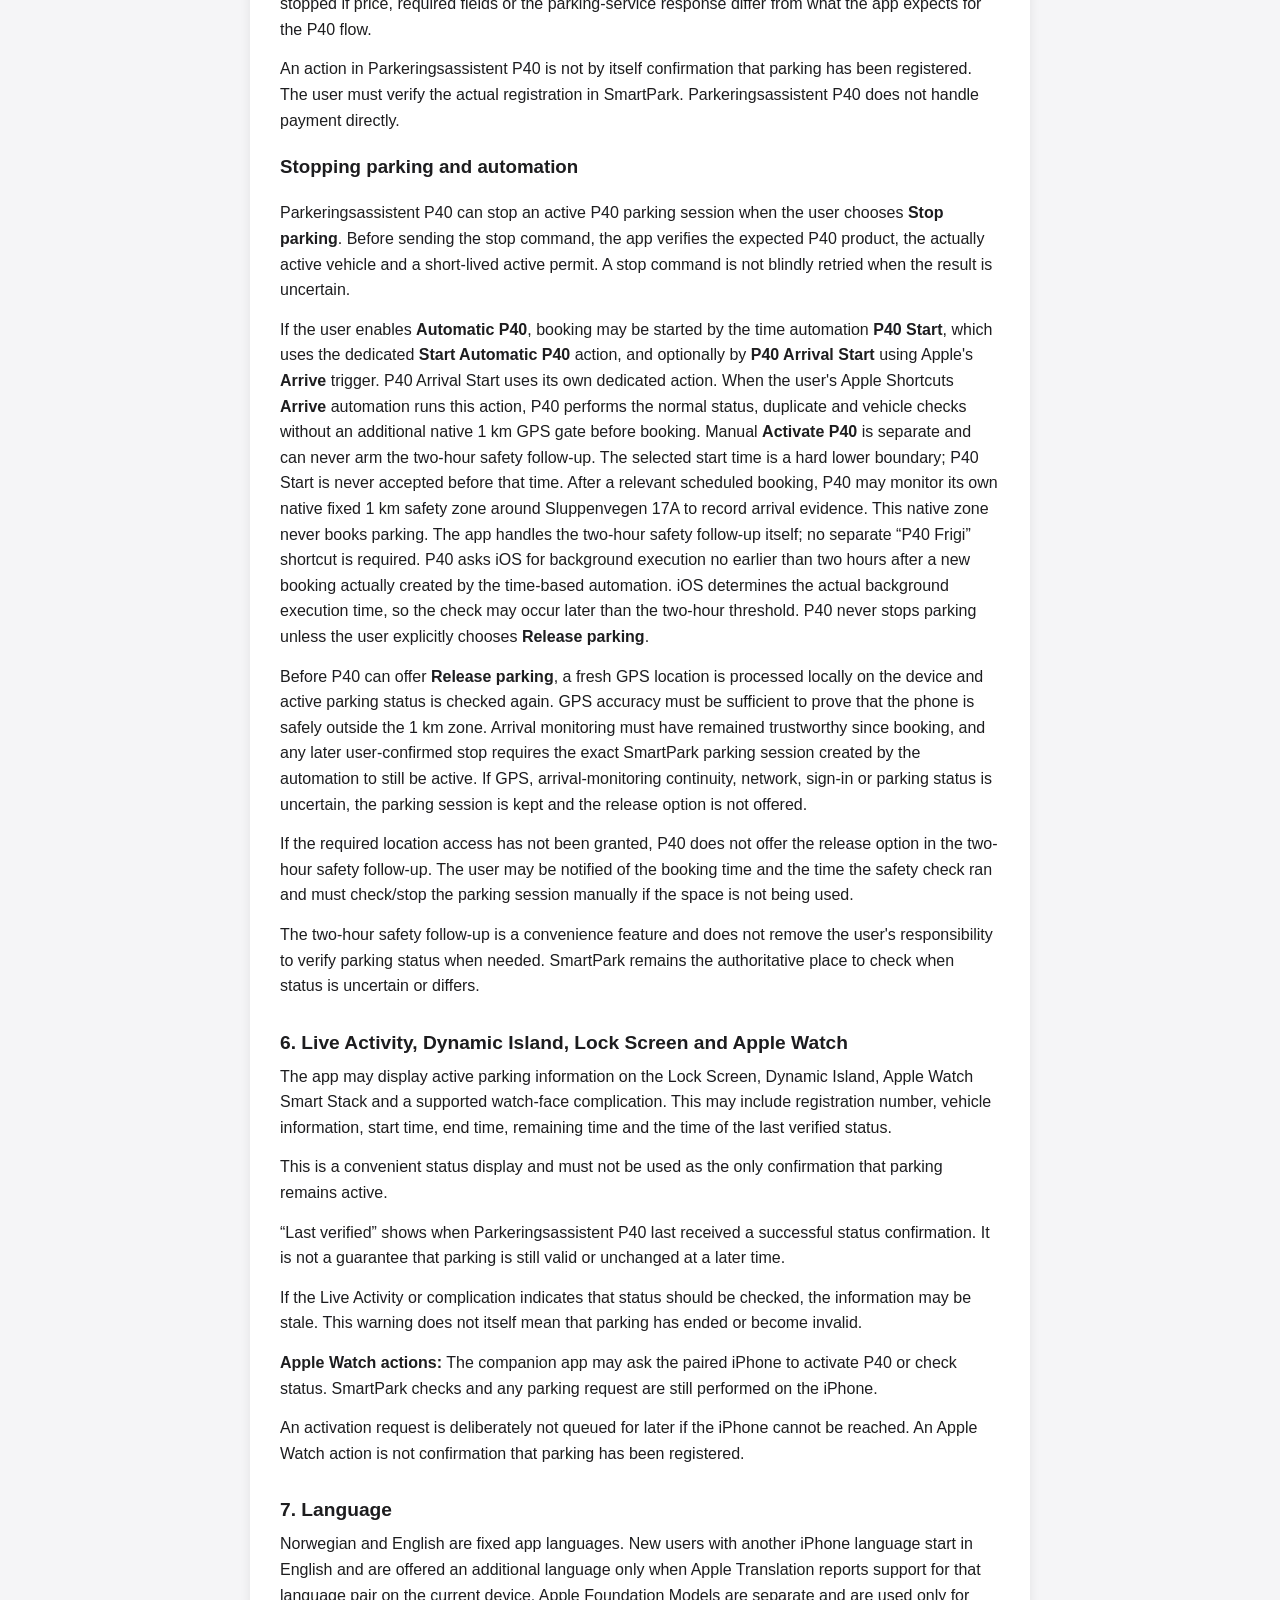
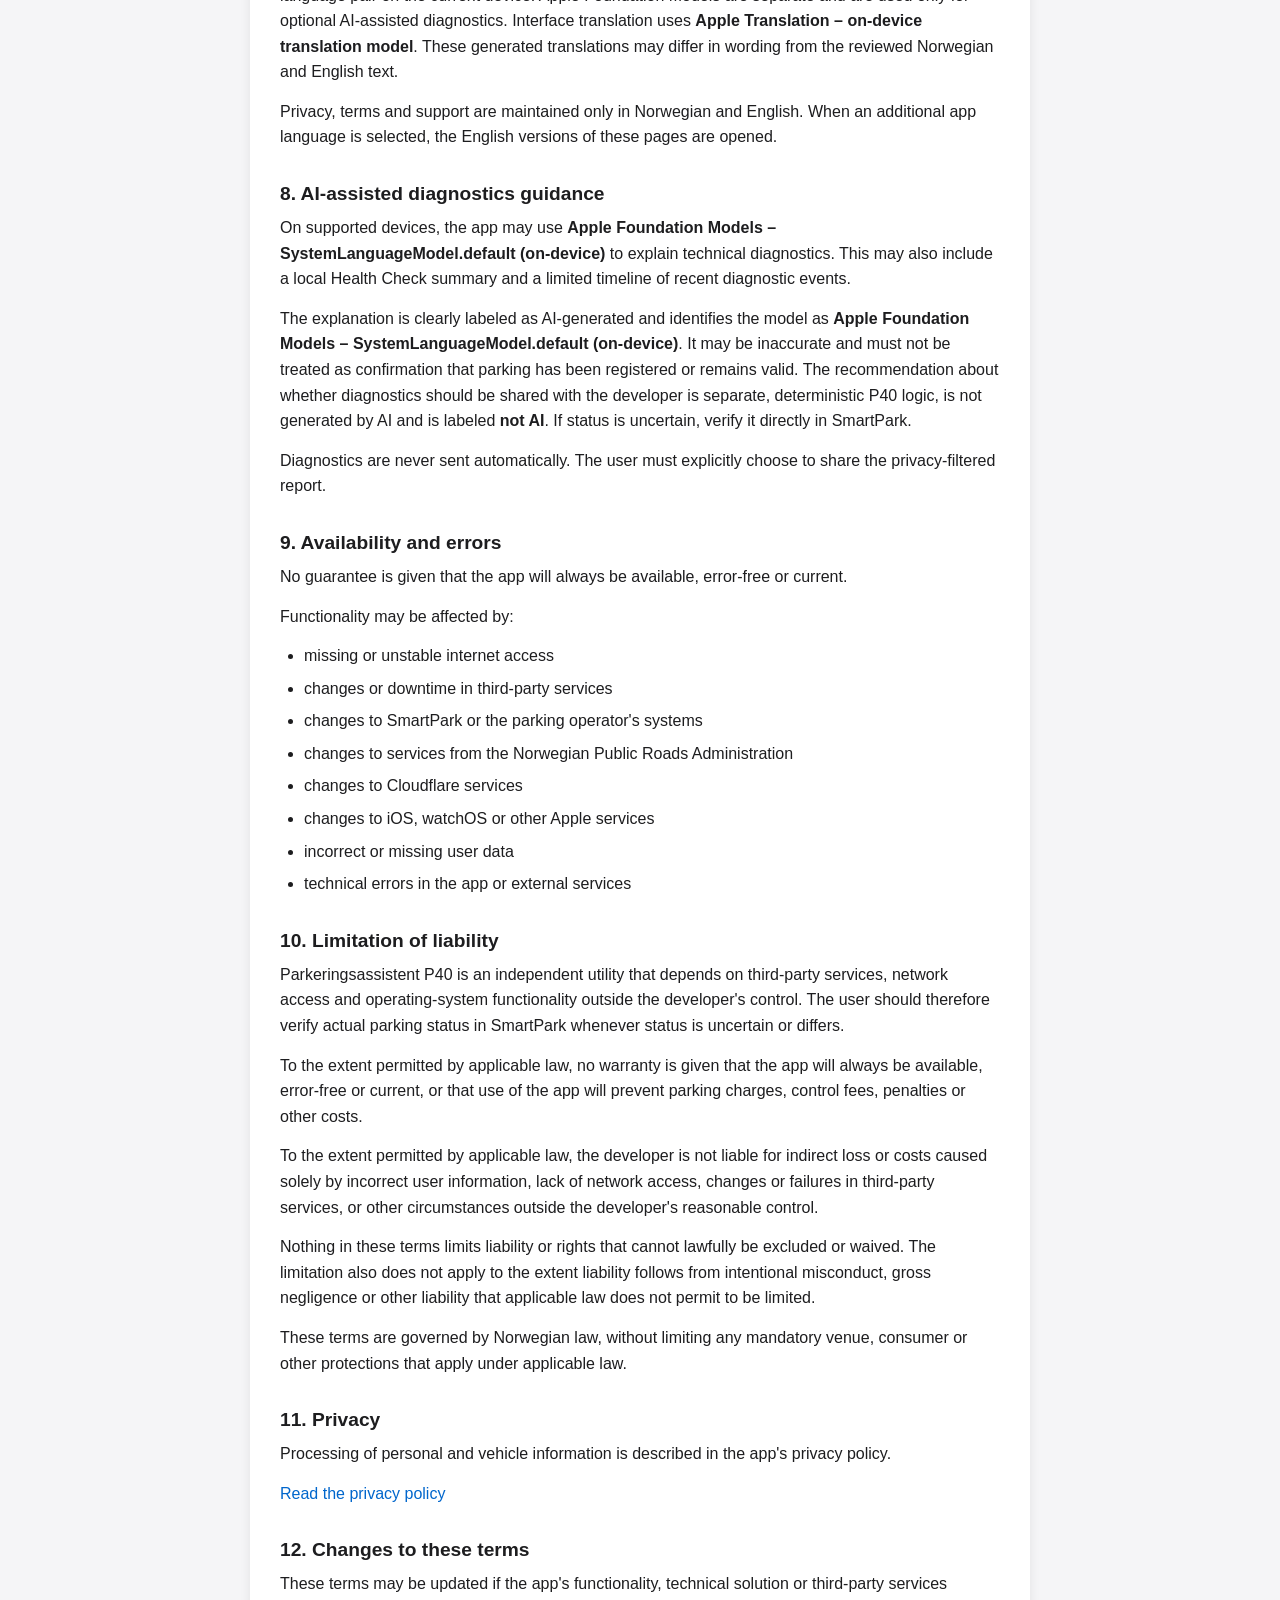
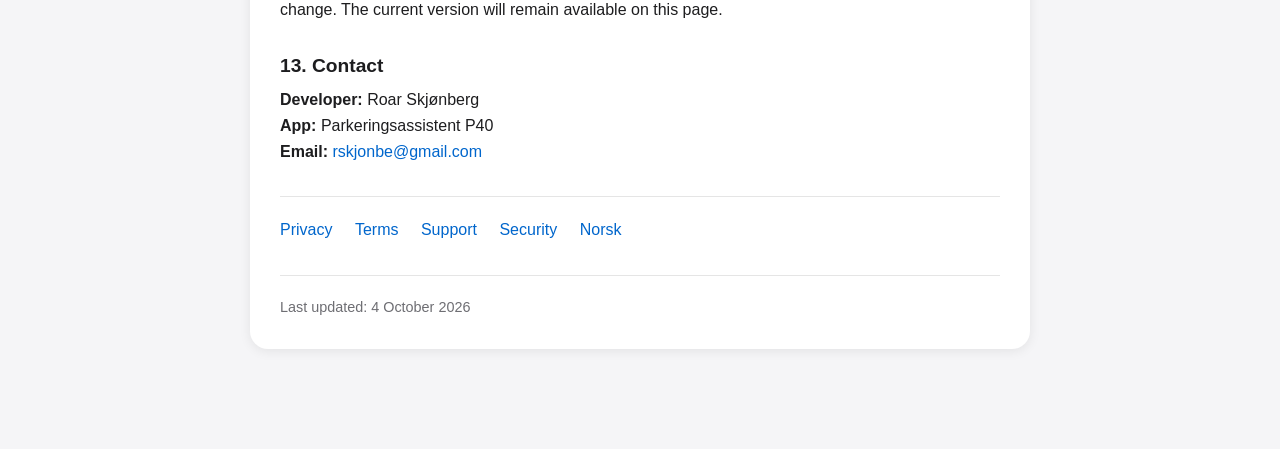
<file: en/vilkar.html>
<!DOCTYPE html>
<html lang="en">
<head>
  <meta charset="UTF-8">
  <meta name="viewport" content="width=device-width, initial-scale=1.0">
  <title>Terms of Use – Parkeringsassistent P40</title>
  <link rel="stylesheet" href="../style.css">
</head>
<body>
<main>
  <div class="card">
    <h1>Terms of Use</h1>
    <p class="intro">Parkeringsassistent P40</p>

    <div class="notice">
      <strong>Important:</strong>
      Parkeringsassistent P40 is an independent app and is not developed,
      approved, supported or operated by SmartPark, Trondheim Parking,
      Trondheim Municipality or the parking operator.
    </div>

    <h2>1. About the app</h2>
    <p>
      Parkeringsassistent P40 is designed to make it easier to check and request
      parking for P40. By using the app, the user accepts these terms. These
      terms do not limit rights that cannot lawfully be waived. The app
      communicates with the underlying parking service to check parking status
      and perform actions requested by the user.
    </p>
    <p>
      The app may also retrieve technical vehicle information to make it easier
      to verify that the correct vehicle is selected.
    </p>

    <h2>2. User responsibility</h2>
    <p>The user is responsible for checking that the information used for parking is correct, including:</p>
    <ul>
      <li>that the correct vehicle and registration number are selected</li>
      <li>that the correct parking area is used</li>
      <li>that parking is actually registered and active</li>
      <li>that parking remains valid while the vehicle is parked</li>
    </ul>
    <p>Parkeringsassistent P40 is an aid and does not replace the user's responsibility for correct parking.</p>

    <h2>3. Parking status</h2>
    <p>
      Parking status shown in the app is based on information received from the
      underlying parking service and may be delayed, incomplete or temporarily
      unavailable.
    </p>
    <p>
      If Parkeringsassistent P40 and SmartPark show different status,
      SmartPark's status must be treated as authoritative. If in doubt, check
      parking directly in SmartPark.
    </p>

    <h2>4. Third-party services and vehicle information</h2>
    <p>
      Parkeringsassistent P40 depends on external services. These services may
      change, be temporarily unavailable or return unexpected data.
    </p>
    <p>
      To display vehicle information, a registration number may be sent through
      a Cloudflare Worker to the Norwegian Public Roads Administration API for
      technical vehicle information. The app sends the registration number in
      the JSON body of an HTTPS POST request, not in the Worker URL. The app may
      display make, model and colour.
    </p>
    <p>
      The API provides technical vehicle information rather than owner
      information. Parkeringsassistent P40 does not request names, addresses or
      other owner details through this feature.
    </p>
    <p>
      Vehicle information and an optional locally stored vehicle photo are
      practical aids only. The registration number and actual parking
      registration determine which vehicle the parking applies to.
    </p>
    <p>
      Parkeringsassistent P40 relies on technical interfaces provided by the
      underlying parking service. These interfaces may change without notice,
      which may require app updates or cause some functions to stop working
      temporarily.
    </p>
    <p>
      The app does not grant the user any independent right to SmartPark, P40
      or other third-party services. The user must have valid access to the
      relevant parking scheme and comply with the terms applicable to the
      underlying service.
    </p>

    <h2>5. Parking requests</h2>
    <p>
      The app attempts to check existing parking status before requesting new
      P40 parking. The request is stopped if price, required fields or the
      parking-service response differ from what the app expects for the P40
      flow.
    </p>
    <p>
      An action in Parkeringsassistent P40 is not by itself confirmation that
      parking has been registered. The user must verify the actual registration
      in SmartPark. Parkeringsassistent P40 does not handle payment directly.
    </p>

    <h3>Stopping parking and automation</h3>
    <p>
      Parkeringsassistent P40 can stop an active P40 parking session when the
      user chooses <strong>Stop parking</strong>. Before sending the stop
      command, the app verifies the expected P40 product, the actually active
      vehicle and a short-lived active permit. A stop command is not blindly
      retried when the result is uncertain.
    </p>
    <p>
      If the user enables <strong>Automatic P40</strong>, booking may be started
      by the time automation <strong>P40 Start</strong>, which uses the
      dedicated <strong>Start Automatic P40</strong> action, and optionally by
      <strong>P40 Arrival Start</strong> using Apple's <strong>Arrive</strong>
      trigger. P40 Arrival Start uses its own dedicated action. When the user's Apple
      Shortcuts <strong>Arrive</strong> automation runs this action, P40 performs
      the normal status, duplicate and vehicle checks without an additional
      native 1 km GPS gate before booking. Manual <strong>Activate P40</strong>
      is separate and can never arm the two-hour safety follow-up. The selected
      start time is a hard lower boundary; P40 Start is never accepted before
      that time. After a relevant scheduled booking, P40 may monitor its own
      native fixed 1 km safety zone around Sluppenvegen 17A to record arrival
      evidence. This native zone never books parking. The app handles the
      two-hour safety follow-up itself; no separate “P40 Frigi” shortcut is
      required. P40 asks iOS for background execution no earlier than two hours
      after a new booking actually created by the time-based automation. iOS
      determines the actual background execution time, so the check may occur
      later than the two-hour threshold. P40 never stops parking unless the user
      explicitly chooses <strong>Release parking</strong>.
    </p>
    <p>
      Before P40 can offer <strong>Release parking</strong>, a fresh GPS location
      is processed locally on the device and active parking status is checked
      again. GPS accuracy must be sufficient to prove that the phone is safely
      outside the 1 km zone. Arrival monitoring must have remained trustworthy
      since booking, and any later user-confirmed stop requires the exact
      SmartPark parking session created by the automation to still be active. If
      GPS, arrival-monitoring continuity, network, sign-in or parking status is
      uncertain, the parking session is kept and the release option is not
      offered.
    </p>
    <p>
      If the required location access has not been granted, P40 does not offer
      the release option in the two-hour safety follow-up. The user may be
      notified of the booking time and the time the safety check ran and must
      check/stop the parking session manually if the space is not being used.
    </p>
    <p>
      The two-hour safety follow-up is a convenience feature and does not remove
      the user's responsibility to verify parking status when needed. SmartPark
      remains the authoritative place to check when status is uncertain or
      differs.
    </p>

    <h2>6. Live Activity, Dynamic Island, Lock Screen and Apple Watch</h2>
    <p>
      The app may display active parking information on the Lock Screen,
      Dynamic Island, Apple Watch Smart Stack and a supported watch-face
      complication. This may include registration number, vehicle information,
      start time, end time, remaining time and the time of the last verified
      status.
    </p>
    <p>
      This is a convenient status display and must not be used as the only
      confirmation that parking remains active.
    </p>
    <p>
      “Last verified” shows when Parkeringsassistent P40 last received a
      successful status confirmation. It is not a guarantee that parking is
      still valid or unchanged at a later time.
    </p>
    <p>
      If the Live Activity or complication indicates that status should be
      checked, the information may be stale. This warning does not itself mean
      that parking has ended or become invalid.
    </p>
    <p>
      <strong>Apple Watch actions:</strong> The companion app may ask the paired
      iPhone to activate P40 or check status. SmartPark checks and any parking
      request are still performed on the iPhone.
    </p>
    <p>
      An activation request is deliberately not queued for later if the iPhone
      cannot be reached. An Apple Watch action is not confirmation that parking
      has been registered.
    </p>

    <h2>7. Language</h2>
    <p>
      Norwegian and English are fixed app languages. New users with another
      iPhone language start in English and are offered an additional language
      only when Apple Translation reports support for that language pair on the
      current device. Apple Foundation Models are separate and are used only for
      optional AI-assisted diagnostics. Interface translation uses
      <strong>Apple Translation – on-device translation model</strong>.
      These generated translations may differ in wording from the reviewed
      Norwegian and English text.
    </p>
    <p>
      Privacy, terms and support are maintained only in Norwegian and English.
      When an additional app language is selected, the English versions of
      these pages are opened.
    </p>

    <h2>8. AI-assisted diagnostics guidance</h2>
    <p>
      On supported devices, the app may use
      <strong>Apple Foundation Models – SystemLanguageModel.default (on-device)</strong>
      to explain technical diagnostics. This may also include a local Health
      Check summary and a limited timeline of recent diagnostic events.
    </p>
    <p>
      The explanation is clearly labeled as AI-generated and identifies the
      model as <strong>Apple Foundation Models – SystemLanguageModel.default
      (on-device)</strong>. It may be inaccurate and must not be treated as
      confirmation that parking has been registered or remains valid. The
      recommendation about whether diagnostics should be shared with the developer
      is separate, deterministic P40 logic, is not generated by AI and is labeled
      <strong>not AI</strong>. If status is uncertain, verify it directly in
      SmartPark.
    </p>
    <p>
      Diagnostics are never sent automatically. The user must explicitly choose
      to share the privacy-filtered report.
    </p>

    <h2>9. Availability and errors</h2>
    <p>No guarantee is given that the app will always be available, error-free or current.</p>
    <p>Functionality may be affected by:</p>
    <ul>
      <li>missing or unstable internet access</li>
      <li>changes or downtime in third-party services</li>
      <li>changes to SmartPark or the parking operator's systems</li>
      <li>changes to services from the Norwegian Public Roads Administration</li>
      <li>changes to Cloudflare services</li>
      <li>changes to iOS, watchOS or other Apple services</li>
      <li>incorrect or missing user data</li>
      <li>technical errors in the app or external services</li>
    </ul>

    <h2>10. Limitation of liability</h2>
    <p>
      Parkeringsassistent P40 is an independent utility that depends on
      third-party services, network access and operating-system functionality
      outside the developer's control. The user should therefore verify actual
      parking status in SmartPark whenever status is uncertain or differs.
    </p>
    <p>
      To the extent permitted by applicable law, no warranty is given that the
      app will always be available, error-free or current, or that use of the
      app will prevent parking charges, control fees, penalties or other costs.
    </p>
    <p>
      To the extent permitted by applicable law, the developer is not liable
      for indirect loss or costs caused solely by incorrect user information,
      lack of network access, changes or failures in third-party services, or
      other circumstances outside the developer's reasonable control.
    </p>
    <p>
      Nothing in these terms limits liability or rights that cannot lawfully be
      excluded or waived. The limitation also does not apply to the extent
      liability follows from intentional misconduct, gross negligence or other
      liability that applicable law does not permit to be limited.
    </p>
    <p>
      These terms are governed by Norwegian law, without limiting any mandatory
      venue, consumer or other protections that apply under applicable law.
    </p>

    <h2>11. Privacy</h2>
    <p>Processing of personal and vehicle information is described in the app's privacy policy.</p>
    <p><a href="./">Read the privacy policy</a></p>

    <h2>12. Changes to these terms</h2>
    <p>
      These terms may be updated if the app's functionality, technical solution
      or third-party services change. The current version will remain available
      on this page.
    </p>

    <h2>13. Contact</h2>
    <p>
      <strong>Developer:</strong> Roar Skjønberg<br>
      <strong>App:</strong> Parkeringsassistent P40<br>
      <strong>Email:</strong> <a href="mailto:rskjonbe@gmail.com">rskjonbe@gmail.com</a>
    </p>

    <nav>
      <a href="./">Privacy</a>
      <a href="vilkar.html">Terms</a>
      <a href="support.html">Support</a>
      <a href="security.html">Security</a>
      <a href="../vilkar.html">Norsk</a>
    </nav>
    <footer>Last updated: 4 October 2026</footer>
  </div>
</main>
</body>
</html>
</file>
<file: style.css>
:root {
  color-scheme: light dark;

  --background: #f5f5f7;
  --card-background: #ffffff;
  --text: #1d1d1f;
  --secondary-text: #6e6e73;
  --border: #e5e5e5;
  --notice-background: #f2f7ff;
  --link: #0066cc;
}

@media (prefers-color-scheme: dark) {
  :root {
    --background: #111113;
    --card-background: #1c1c1e;
    --text: #f5f5f7;
    --secondary-text: #a1a1a6;
    --border: #333336;
    --notice-background: #202a3a;
    --link: #5ac8fa;
  }
}

* {
  box-sizing: border-box;
}

html {
  -webkit-text-size-adjust: 100%;
}

body {
  margin: 0;

  font-family:
    -apple-system,
    BlinkMacSystemFont,
    "Segoe UI",
    Roboto,
    Helvetica,
    Arial,
    sans-serif;

  line-height: 1.6;

  background: var(--background);
  color: var(--text);
}

main {
  width: 100%;
  max-width: 820px;

  margin: 40px auto;

  padding:
    0
    20px
    60px;
}

.card {
  background: var(--card-background);

  border-radius: 18px;

  padding: 30px;

  box-shadow:
    0
    2px
    12px
    rgba(0, 0, 0, 0.08);
}

h1 {
  margin-top: 0;
  margin-bottom: 8px;

  font-size: 2rem;
  line-height: 1.2;
}

h2 {
  margin-top: 32px;
  margin-bottom: 8px;

  font-size: 1.2rem;
  line-height: 1.3;
}

p {
  margin:
    8px
    0
    14px;
}

ul {
  margin-top: 8px;
  margin-bottom: 18px;

  padding-left: 24px;
}

li {
  margin-bottom: 7px;
}

.updated,
.intro,
.secondary {
  color: var(--secondary-text);
}

.notice {
  margin:
    20px
    0
    24px;

  padding: 16px;

  border-radius: 12px;

  background: var(--notice-background);
}

a {
  color: var(--link);

  text-decoration: none;
}

a:hover {
  text-decoration: underline;
}

a:focus-visible {
  outline:
    2px
    solid
    var(--link);

  outline-offset: 3px;

  border-radius: 4px;
}

nav {
  margin-top: 32px;

  padding-top: 20px;

  border-top:
    1px
    solid
    var(--border);
}

nav a {
  display: inline-block;

  margin-right: 18px;
  margin-bottom: 8px;
}

footer {
  margin-top: 24px;

  padding-top: 20px;

  border-top:
    1px
    solid
    var(--border);

  color: var(--secondary-text);

  font-size: 0.9rem;
}

strong {
  font-weight: 600;
}

@media (max-width: 600px) {

  main {
    margin: 20px auto;

    padding:
      0
      12px
      40px;
  }

  .card {
    padding: 20px;

    border-radius: 14px;
  }

  h1 {
    font-size: 1.65rem;
  }

  h2 {
    margin-top: 28px;

    font-size: 1.15rem;
  }

  nav a {
    display: block;

    margin:
      6px
      0;
  }
}


/* Automation help */
.eyebrow {
  margin-bottom: 6px;
  color: var(--secondary-text);
  font-size: 0.82rem;
  font-weight: 700;
  letter-spacing: 0.08em;
  text-transform: uppercase;
}

.split-grid {
  display: grid;
  grid-template-columns: repeat(2, minmax(0, 1fr));
  gap: 14px;
  margin: 16px 0 22px;
}

.panel,
.step,
.flow-item,
.check-row {
  border: 1px solid var(--border);
  border-radius: 14px;
  background: color-mix(in srgb, var(--card-background) 94%, var(--background));
}

.panel {
  padding: 16px 18px;
}

.panel h3 {
  margin: 0 0 8px;
  font-size: 1rem;
}

.good-panel {
  border-color: color-mix(in srgb, #34c759 45%, var(--border));
}

.step {
  margin: 12px 0 20px;
  padding: 16px 18px;
}

.step ol {
  margin-bottom: 4px;
  padding-left: 24px;
}

.checklist,
.flow-list {
  display: grid;
  gap: 10px;
  margin: 14px 0 22px;
}

.check-row {
  display: grid;
  grid-template-columns: 32px 1fr;
  gap: 12px;
  align-items: start;
  padding: 12px 14px;
}

.check-row span {
  display: grid;
  width: 28px;
  height: 28px;
  place-items: center;
  border-radius: 50%;
  background: var(--notice-background);
  font-size: 0.82rem;
  font-weight: 700;
}

.check-row p {
  margin: 2px 0;
}

.flow-item {
  padding: 12px 14px;
}

.warning {
  margin: 18px 0 24px;
  padding: 16px;
  border: 1px solid color-mix(in srgb, #ff9f0a 50%, var(--border));
  border-radius: 12px;
  background: color-mix(in srgb, #ff9f0a 10%, var(--card-background));
}

@media (max-width: 680px) {
  .split-grid {
    grid-template-columns: 1fr;
  }
}
</file>
